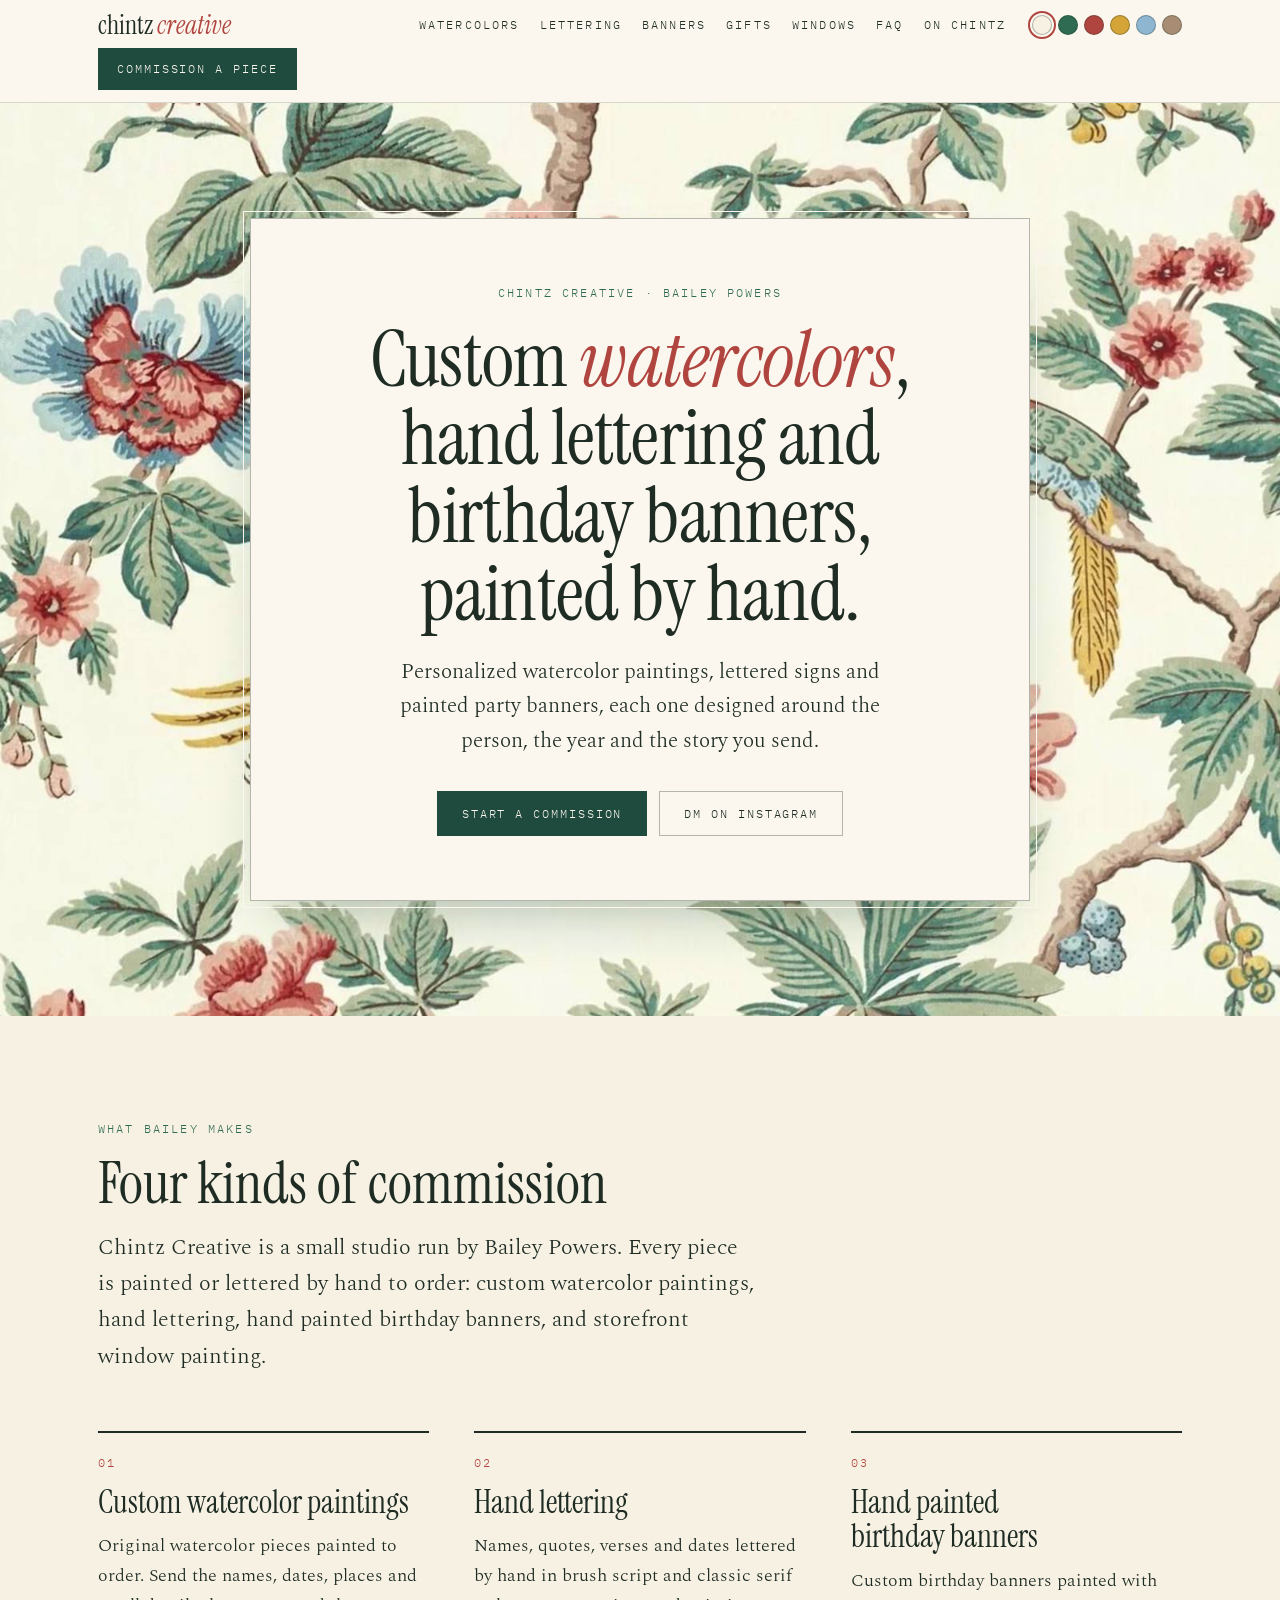
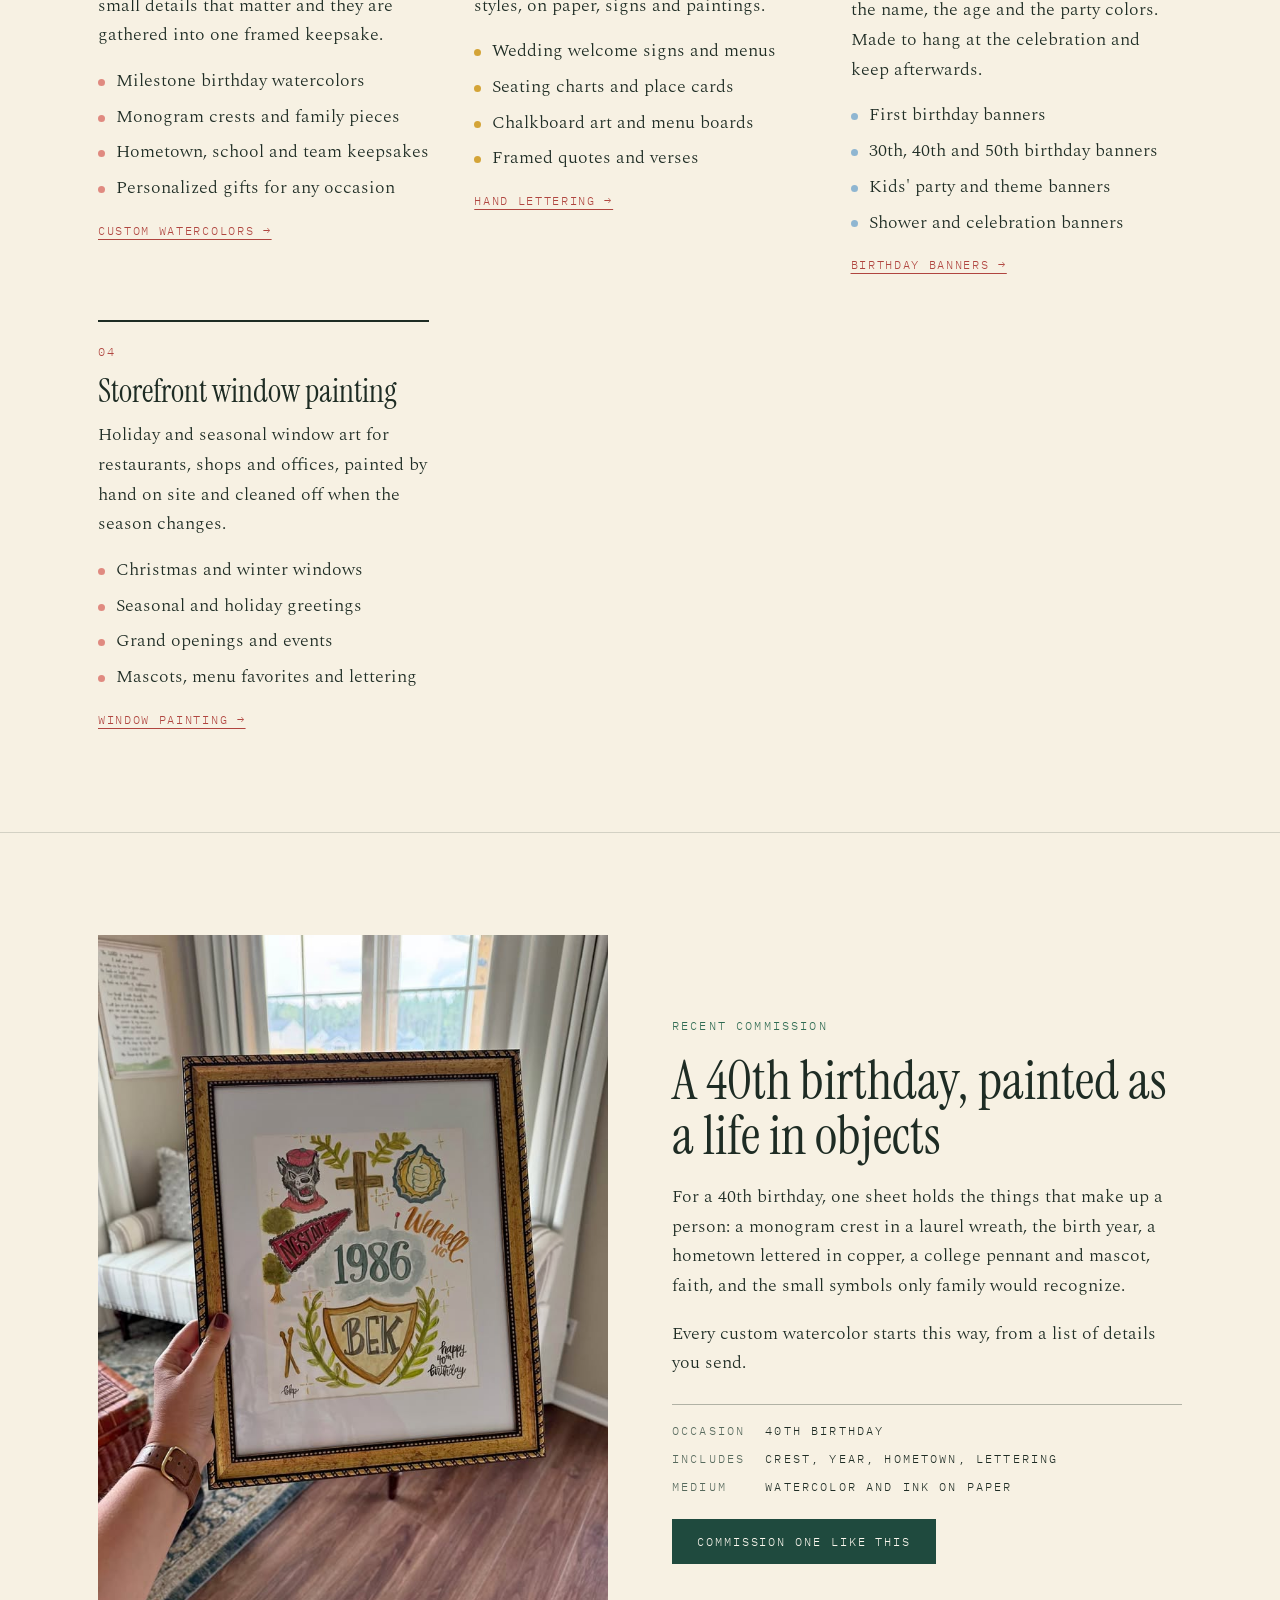
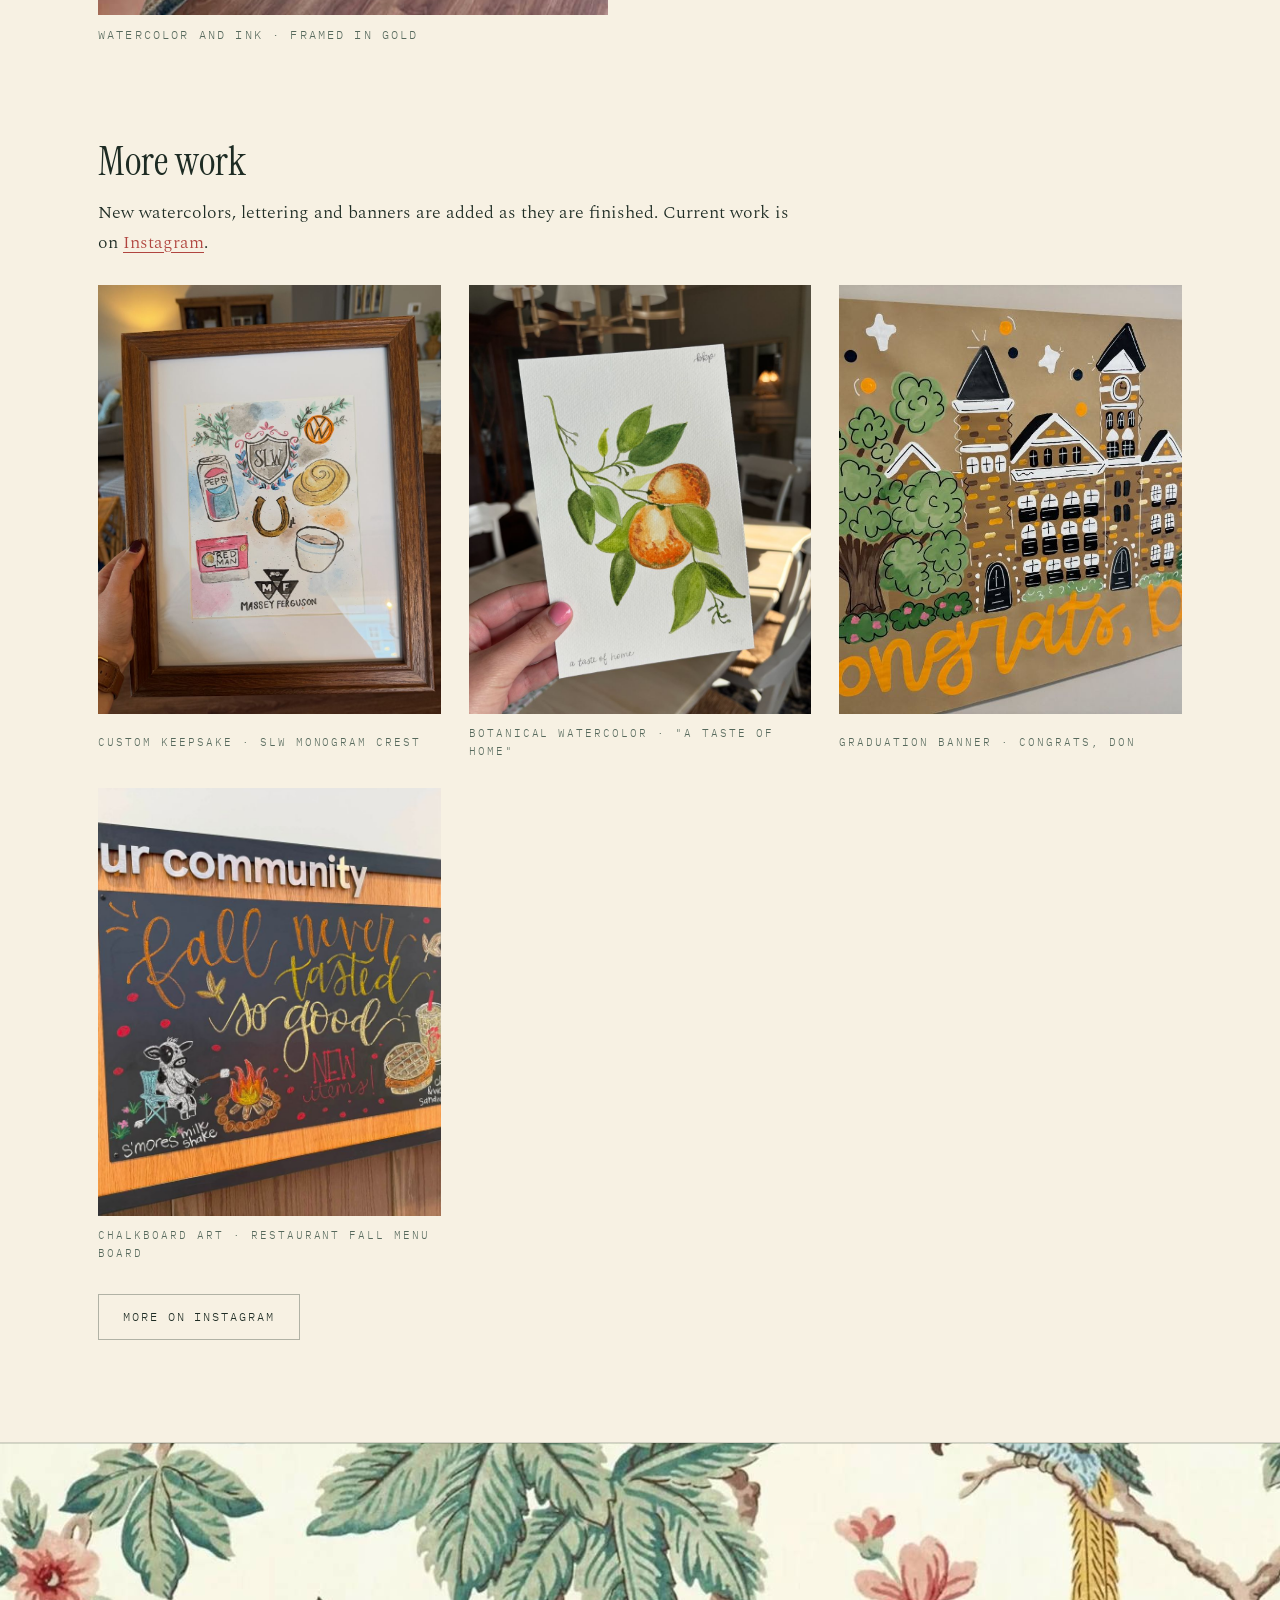
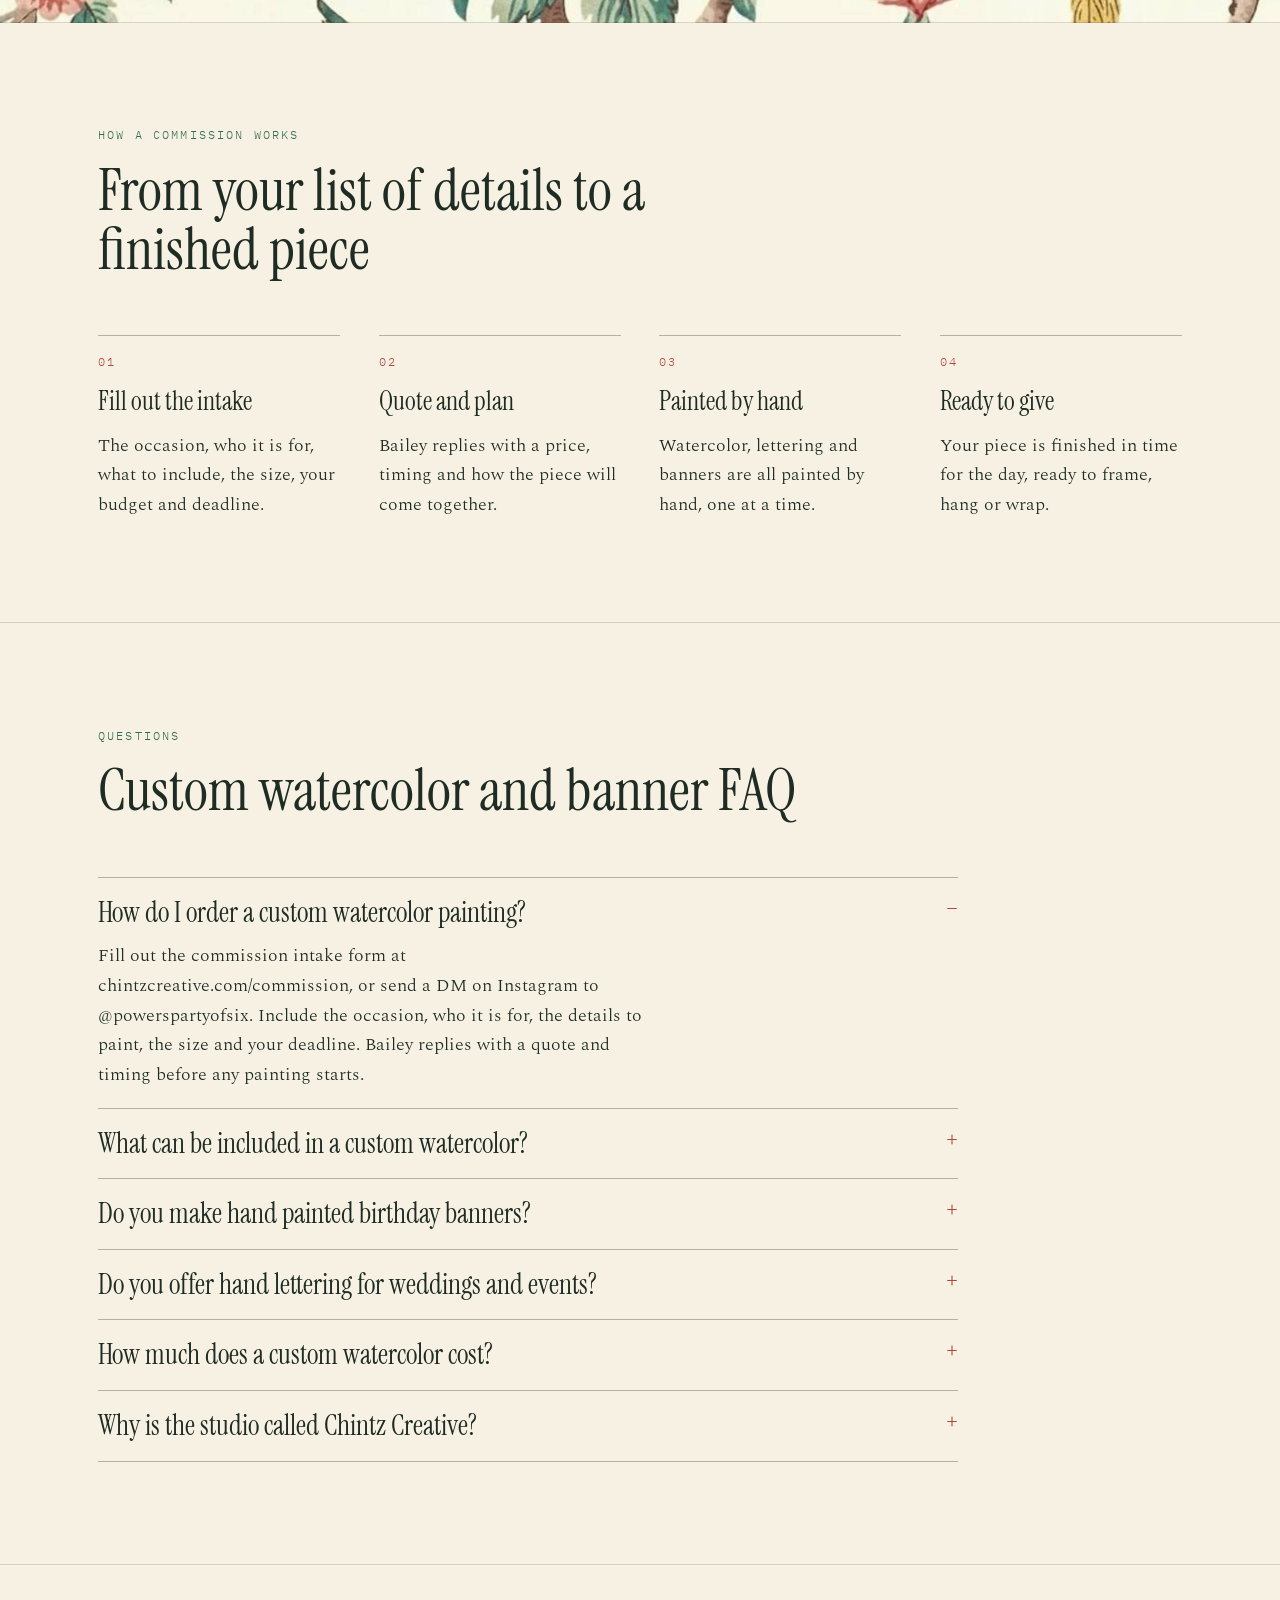
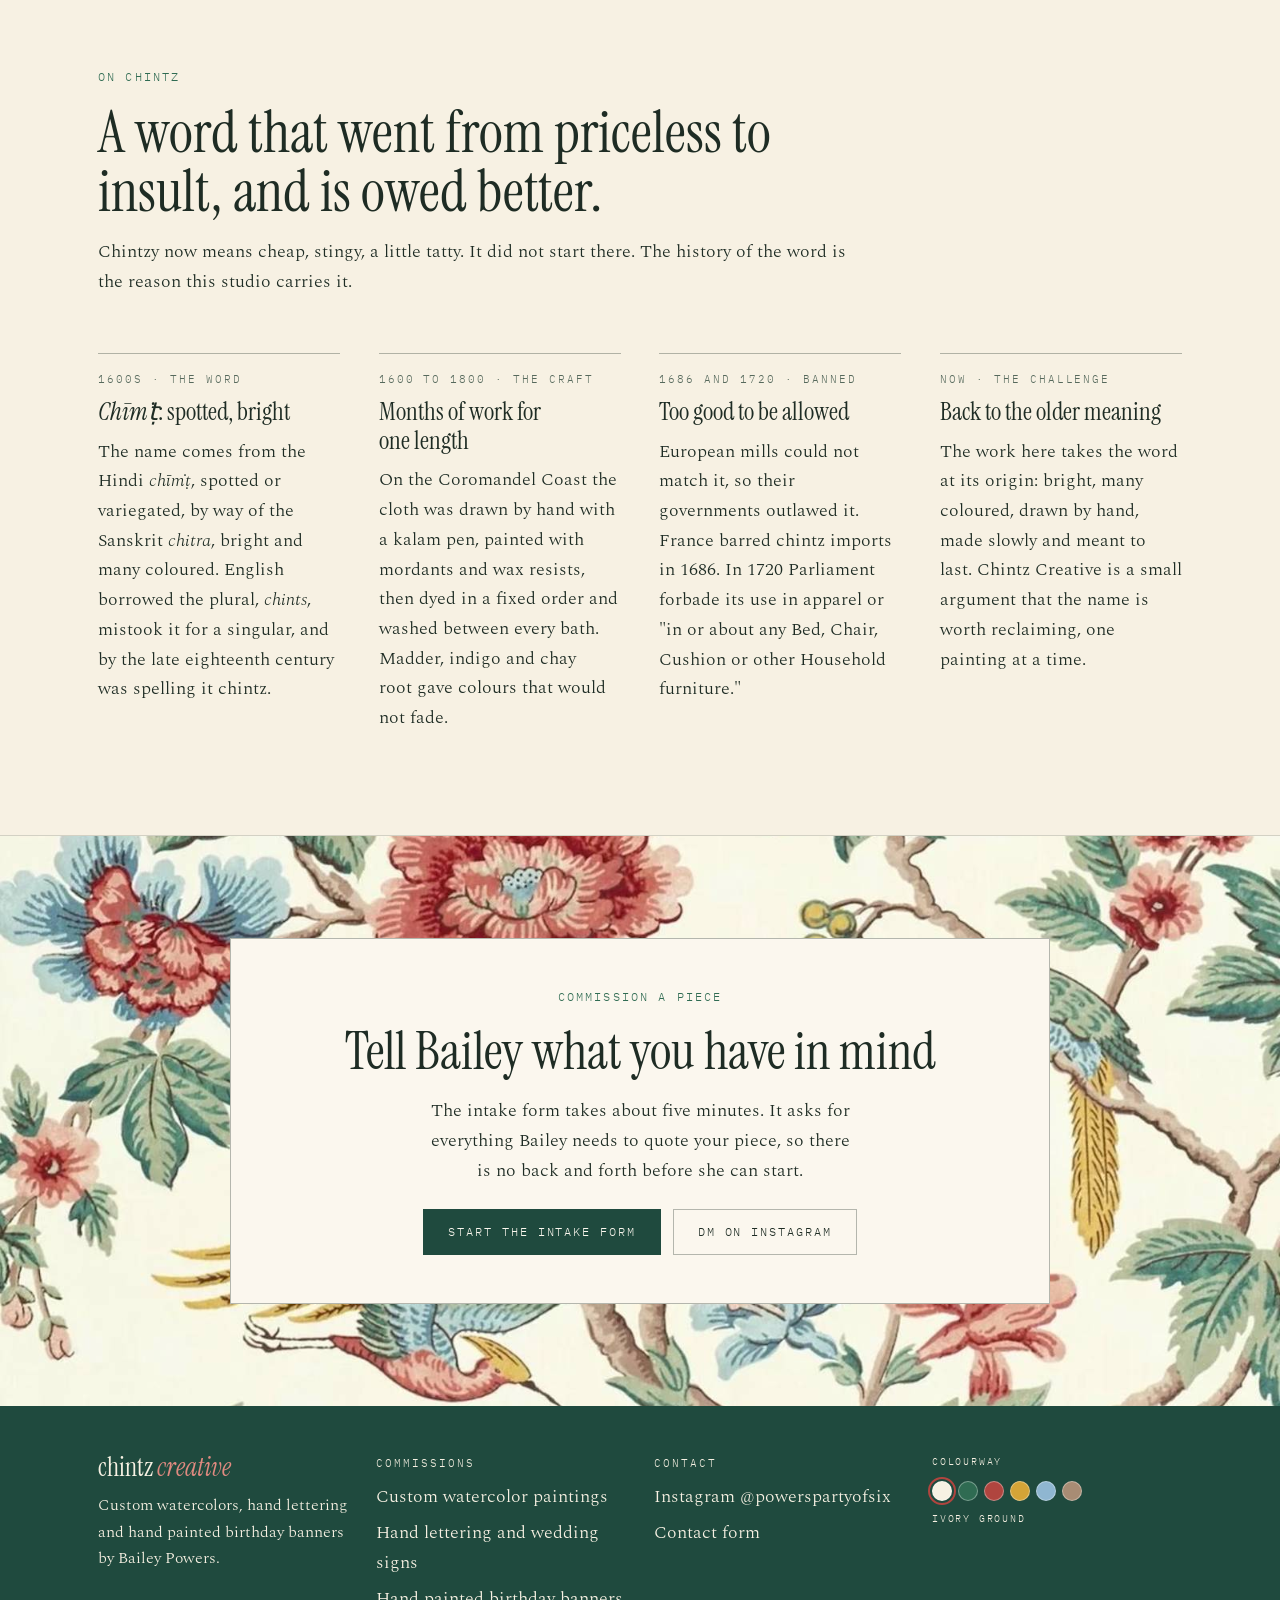
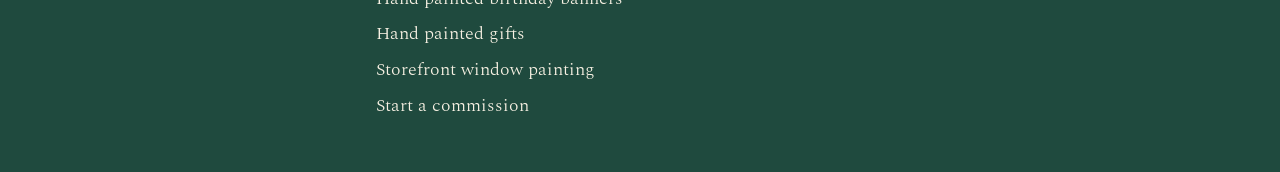
<file: index.html>
<!DOCTYPE html>
<html lang="en">
<head>
<meta charset="utf-8">
<meta name="viewport" content="width=device-width, initial-scale=1">
<title>Custom Watercolor Commissions &amp; Hand Lettering | Chintz Creative</title>
<meta name="description" content="Custom watercolor paintings, hand lettering and hand painted birthday banners by Bailey Powers. Personalized keepsakes for birthdays, weddings and gifts.">
<meta name="robots" content="index, follow, max-image-preview:large, max-snippet:-1">
<link rel="canonical" href="https://chintzcreative.com/">
<meta name="author" content="Bailey Powers">
<meta name="theme-color" content="#1F4A3E">
<link rel="icon" href="assets/favicon.svg" type="image/svg+xml">
<link rel="apple-touch-icon" href="assets/custom-watercolor-40th-birthday-crest.jpg">
<meta property="og:type" content="website">
<meta property="og:site_name" content="Chintz Creative">
<meta property="og:locale" content="en_US">
<meta property="og:title" content="Custom Watercolor Commissions &amp; Hand Lettering | Chintz Creative">
<meta property="og:description" content="Custom watercolor paintings, hand lettering and hand painted birthday banners by Bailey Powers. Personalized keepsakes for birthdays, weddings and gifts.">
<meta property="og:url" content="https://chintzcreative.com/">
<meta property="og:image" content="https://chintzcreative.com/assets/custom-watercolor-40th-birthday-crest.jpg">
<meta property="og:image:alt" content="Framed custom 40th birthday watercolor with a hand lettered monogram crest by Chintz Creative">
<meta name="twitter:card" content="summary_large_image">
<meta name="twitter:title" content="Custom Watercolor Commissions &amp; Hand Lettering | Chintz Creative">
<meta name="twitter:description" content="Custom watercolor paintings, hand lettering and hand painted birthday banners by Bailey Powers. Personalized keepsakes for birthdays, weddings and gifts.">
<meta name="twitter:image" content="https://chintzcreative.com/assets/custom-watercolor-40th-birthday-crest.jpg">
<link rel="preconnect" href="https://fonts.googleapis.com">
<link rel="preconnect" href="https://fonts.gstatic.com" crossorigin>
<link href="https://fonts.googleapis.com/css2?family=Instrument+Serif:ital@0;1&family=Spectral:ital,wght@0,300;0,400;0,500;1,300;1,400&family=IBM+Plex+Mono:wght@400;500&display=swap" rel="stylesheet">
<link rel="stylesheet" href="assets/site.css">
<script src="assets/theme.js"></script>
<script type="application/ld+json">
{
 "@context": "https://schema.org",
 "@graph": [
  {
   "@type": [
    "LocalBusiness",
    "ArtGallery"
   ],
   "@id": "https://chintzcreative.com/#business",
   "name": "Chintz Creative",
   "alternateName": "chintzcreative",
   "url": "https://chintzcreative.com/",
   "logo": "https://chintzcreative.com/assets/favicon.svg",
   "image": "https://chintzcreative.com/assets/custom-watercolor-40th-birthday-crest.jpg",
   "description": "Custom watercolor paintings, hand lettering and hand painted birthday banners by Bailey Powers.",
   "priceRange": "$",
   "founder": {
    "@id": "https://chintzcreative.com/#bailey"
   },
   "sameAs": [
    "https://www.instagram.com/powerspartyofsix/"
   ],
   "areaServed": {
    "@type": "Country",
    "name": "United States"
   },
   "knowsAbout": [
    "Watercolor painting",
    "Custom watercolor portraits",
    "Hand lettering",
    "Brush lettering",
    "Wedding signage",
    "Hand painted banners",
    "Birthday banners",
    "Chintz"
   ],
   "hasOfferCatalog": {
    "@type": "OfferCatalog",
    "name": "Commissions",
    "itemListElement": [
     {
      "@type": "Offer",
      "itemOffered": {
       "@id": "https://chintzcreative.com/custom-watercolor#service"
      }
     },
     {
      "@type": "Offer",
      "itemOffered": {
       "@id": "https://chintzcreative.com/hand-lettering#service"
      }
     },
     {
      "@type": "Offer",
      "itemOffered": {
       "@id": "https://chintzcreative.com/birthday-banners#service"
      }
     }
    ]
   },
   "potentialAction": {
    "@type": "OrderAction",
    "target": "https://chintzcreative.com/commission",
    "name": "Commission a piece"
   }
  },
  {
   "@type": "Person",
   "@id": "https://chintzcreative.com/#bailey",
   "name": "Bailey Powers",
   "jobTitle": "Watercolor artist and hand letterer",
   "worksFor": {
    "@id": "https://chintzcreative.com/#business"
   },
   "sameAs": [
    "https://www.instagram.com/powerspartyofsix/"
   ],
   "knowsAbout": [
    "Watercolor",
    "Hand lettering",
    "Interior design"
   ]
  },
  {
   "@type": "WebSite",
   "@id": "https://chintzcreative.com/#website",
   "url": "https://chintzcreative.com/",
   "name": "Chintz Creative",
   "inLanguage": "en-US",
   "publisher": {
    "@id": "https://chintzcreative.com/#business"
   }
  },
  {
   "@type": "VisualArtwork",
   "@id": "https://chintzcreative.com/#bek-1986",
   "name": "BEK, 1986: a custom 40th birthday watercolor",
   "artform": "Watercolor painting with hand lettering",
   "artMedium": "Watercolor and ink on paper",
   "creator": {
    "@id": "https://chintzcreative.com/#bailey"
   },
   "image": "https://chintzcreative.com/assets/custom-watercolor-40th-birthday-crest.jpg",
   "description": "Custom 40th birthday watercolor with a BEK monogram crest in a laurel wreath, the birth year 1986, Wendell NC lettered in copper, an NC State pennant and wolf mascot, a cross, and happy 40th birthday in brush lettering. Framed in gold."
  },
  {
   "@type": "FAQPage",
   "@id": "https://chintzcreative.com/#faq",
   "mainEntity": [
    {
     "@type": "Question",
     "name": "How do I order a custom watercolor painting?",
     "acceptedAnswer": {
      "@type": "Answer",
      "text": "Fill out the commission intake form at chintzcreative.com/commission, or send a DM on Instagram to @powerspartyofsix. Include the occasion, who it is for, the details to paint, the size and your deadline. Bailey replies with a quote and timing before any painting starts."
     }
    },
    {
     "@type": "Question",
     "name": "What can be included in a custom watercolor?",
     "acceptedAnswer": {
      "@type": "Answer",
      "text": "Anything that tells the person's story: names, initials or a monogram crest, a birth year, a hometown, a school or team, faith symbols, pets, favorite places and objects. Each piece is designed around the details you send."
     }
    },
    {
     "@type": "Question",
     "name": "Do you make hand painted birthday banners?",
     "acceptedAnswer": {
      "@type": "Answer",
      "text": "Yes. Chintz Creative paints custom birthday banners by hand with the name, age and party colors, for first birthdays through milestone 30th, 40th and 50th birthdays."
     }
    },
    {
     "@type": "Question",
     "name": "Do you offer hand lettering for weddings and events?",
     "acceptedAnswer": {
      "@type": "Answer",
      "text": "Yes. Hand lettering is available for wedding welcome signs, menus, seating charts, place cards, framed quotes, verses and gift pieces."
     }
    },
    {
     "@type": "Question",
     "name": "How much does a custom watercolor cost?",
     "acceptedAnswer": {
      "@type": "Answer",
      "text": "Custom watercolors start at $50 for a letter size (8.5 x 11 in) piece with five items, such as a year, a hometown, a mascot or a favorite flower. Each extra item is $5, up to two more. Larger pieces are $100 for 11 x 14, $150 for 16 x 20 and $200 for 18 x 24. Framing in wood, gold or black with a white mat is $25 to $75 depending on size. The keepsake board at chintzcreative.com/keepsake-board shows an estimate as you lay out your piece, and Bailey confirms the price before anything is charged."
     }
    },
    {
     "@type": "Question",
     "name": "Why is the studio called Chintz Creative?",
     "acceptedAnswer": {
      "@type": "Answer",
      "text": "Chintz was originally hand painted cotton from India's Coromandel Coast, so prized that France banned it in 1686 and England in 1720. The name reclaims that older meaning: bright, many colored and made by hand."
     }
    }
   ]
  },
  {
   "@type": "WebPage",
   "@id": "https://chintzcreative.com/#webpage",
   "url": "https://chintzcreative.com/",
   "name": "Chintz Creative",
   "isPartOf": {
    "@id": "https://chintzcreative.com/#website"
   },
   "about": {
    "@id": "https://chintzcreative.com/#business"
   },
   "primaryImageOfPage": "https://chintzcreative.com/assets/custom-watercolor-40th-birthday-crest.jpg"
  },
  {
   "@type": "VisualArtwork",
   "@id": "https://chintzcreative.com/#art-2",
   "name": "SLW: a custom watercolor keepsake",
   "artform": "Watercolor painting",
   "artMedium": "Watercolor and ink on paper",
   "creator": {
    "@id": "https://chintzcreative.com/#bailey"
   },
   "image": "https://chintzcreative.com/assets/custom-watercolor-monogram-crest-keepsake-slw.jpg",
   "description": "Custom watercolor keepsake with an SLW monogram crest surrounded by the things one person loved: a Pepsi can, a Volkswagen badge, a cinnamon roll, a horseshoe, a Red Man pouch, a cup of coffee and the Massey Ferguson logo. Framed in wood."
  },
  {
   "@type": "VisualArtwork",
   "@id": "https://chintzcreative.com/#art-3",
   "name": "A taste of home: orange branch watercolor",
   "artform": "Watercolor painting",
   "artMedium": "Watercolor and ink on paper",
   "creator": {
    "@id": "https://chintzcreative.com/#bailey"
   },
   "image": "https://chintzcreative.com/assets/watercolor-orange-branch-a-taste-of-home.jpg",
   "description": "Botanical watercolor of two oranges on a leafy branch with blossoms, hand lettered \"a taste of home\" and signed bkp."
  },
  {
   "@type": "VisualArtwork",
   "@id": "https://chintzcreative.com/#art-chalkboard",
   "name": "Fall never tasted so good: restaurant chalkboard art",
   "artform": "Chalkboard art and hand lettering",
   "artMedium": "Chalk on chalkboard",
   "creator": {
    "@id": "https://chintzcreative.com/#bailey"
   },
   "image": "https://chintzcreative.com/assets/hand-lettered-chalkboard-art-restaurant-fall-menu.jpg",
   "description": "Hand lettered chalkboard menu art for a restaurant community board, with fall never tasted so good in brush script, an illustrated cow at a campfire for a s'mores milkshake, and a chicken and waffles sandwich."
  },
  {
   "@type": "VisualArtwork",
   "@id": "https://chintzcreative.com/#art-don",
   "name": "Congrats, Don: hand painted Auburn graduation banner",
   "artform": "Hand painted banner",
   "artMedium": "Acrylic paint on kraft paper",
   "creator": {
    "@id": "https://chintzcreative.com/#bailey"
   },
   "image": "https://chintzcreative.com/assets/hand-painted-graduation-banner-congrats-auburn.jpg",
   "description": "Hand painted graduation banner on kraft paper showing Samford Hall at Auburn University, an oak tree, cows on a hill and the AU logo, lettered congrats, Don in orange"
  }
 ]
}
</script>
</head>
<body>
<a class="skip" href="#main">Skip to content</a>
<header class="top">
  <div class="wrap">
    <a class="brand" href="/" aria-label="Chintz Creative home">chintz <em>creative</em></a>
    <nav class="mono" aria-label="Main">
      <a href="/custom-watercolor">Watercolors</a>
      <a href="/hand-lettering">Lettering</a>
      <a href="/birthday-banners">Banners</a>
      <a href="/hand-painted-gifts">Gifts</a>
      <a href="/window-painting">Windows</a>
      <a href="/#faq">FAQ</a>
      <a href="/#on-chintz">On chintz</a>
    </nav>
    <div class="dial" aria-label="Colourway"><div data-colourways></div></div>
    <a class="btn" href="/commission">Commission a piece</a>
  </div>
</header>
<main id="main">

<section class="hero pattern" aria-labelledby="hero-title"><div class="wrap"><div class="label">
  <p class="mono kicker">Chintz Creative · Bailey Powers</p>
  <h1 id="hero-title">Custom <em>watercolors</em>, hand lettering and birthday banners, painted by hand.</h1>
  <p class="lede">Personalized watercolor paintings, lettered signs and painted party banners, each one designed around the person, the year and the story you send.</p>
  <div class="ctas"><a class="btn" href="/commission">Start a commission</a><a class="btn ghost" href="https://www.instagram.com/powerspartyofsix/" target="_blank" rel="noopener">DM on Instagram</a></div>
</div></div></section>

<section id="services" class="block" aria-labelledby="services-title"><div class="wrap">
  <div class="head"><p class="mono kicker">What Bailey makes</p><h2 id="services-title">Four kinds of commission</h2>
  <p class="answer">Chintz Creative is a small studio run by Bailey Powers. Every piece is painted or lettered by hand to order: custom watercolor paintings, hand lettering, hand painted birthday banners, and storefront window painting.</p></div>
  <div class="services">
    <article class="service"><p class="mono" style="color:var(--madder)">01</p><h3><a href="/custom-watercolor">Custom watercolor paintings</a></h3>
      <p>Original watercolor pieces painted to order. Send the names, dates, places and small details that matter and they are gathered into one framed keepsake.</p>
      <ul class="dots"><li>Milestone birthday watercolors</li><li>Monogram crests and family pieces</li><li>Hometown, school and team keepsakes</li><li>Personalized gifts for any occasion</li></ul>
      <a class="more" href="/custom-watercolor">Custom watercolors &rarr;</a></article>
    <article class="service"><p class="mono" style="color:var(--madder)">02</p><h3><a href="/hand-lettering">Hand lettering</a></h3>
      <p>Names, quotes, verses and dates lettered by hand in brush script and classic serif styles, on paper, signs and paintings.</p>
      <ul class="dots"><li>Wedding welcome signs and menus</li><li>Seating charts and place cards</li><li>Chalkboard art and menu boards</li><li>Framed quotes and verses</li></ul>
      <a class="more" href="/hand-lettering">Hand lettering &rarr;</a></article>
    <article class="service"><p class="mono" style="color:var(--madder)">03</p><h3><a href="/birthday-banners">Hand painted birthday banners</a></h3>
      <p>Custom birthday banners painted with the name, the age and the party colors. Made to hang at the celebration and keep afterwards.</p>
      <ul class="dots"><li>First birthday banners</li><li>30th, 40th and 50th birthday banners</li><li>Kids' party and theme banners</li><li>Shower and celebration banners</li></ul>
      <a class="more" href="/birthday-banners">Birthday banners &rarr;</a></article>
    <article class="service"><p class="mono" style="color:var(--madder)">04</p><h3><a href="/window-painting">Storefront window painting</a></h3>
      <p>Holiday and seasonal window art for restaurants, shops and offices, painted by hand on site and cleaned off when the season changes.</p>
      <ul class="dots"><li>Christmas and winter windows</li><li>Seasonal and holiday greetings</li><li>Grand openings and events</li><li>Mascots, menu favorites and lettering</li></ul>
      <a class="more" href="/window-painting">Window painting &rarr;</a></article>
  </div>
</div></section>

<section id="work" class="block" aria-labelledby="work-title"><div class="wrap">
  <div class="feature">
    <figure><img src="assets/custom-watercolor-40th-birthday-crest.jpg" width="720" height="960" fetchpriority="high" alt="Framed custom watercolor for a 40th birthday: a BEK monogram crest in a laurel wreath, 1986, Wendell NC, an NC State pennant and wolf, a cross, and hand lettered happy 40th birthday"><figcaption class="mono">Watercolor and ink · framed in gold</figcaption></figure>
    <div class="copy"><p class="mono kicker">Recent commission</p><h2 id="work-title">A 40th birthday, painted as a life in objects</h2>
      <p>For a 40th birthday, one sheet holds the things that make up a person: a monogram crest in a laurel wreath, the birth year, a hometown lettered in copper, a college pennant and mascot, faith, and the small symbols only family would recognize.</p>
      <p>Every custom watercolor starts this way, from a list of details you send.</p>
      <dl class="spec mono"><dt>Occasion</dt><dd>40th birthday</dd><dt>Includes</dt><dd>Crest, year, hometown, lettering</dd><dt>Medium</dt><dd>Watercolor and ink on paper</dd></dl>
      <div class="ctas" style="margin-top:4px"><a class="btn" href="/commission?type=watercolor">Commission one like this</a></div></div>
  </div>
  <div class="head" style="margin:clamp(56px,8vw,96px) 0 28px"><h2 style="font-size:clamp(28px,3.4vw,40px)">More work</h2>
  <p>New watercolors, lettering and banners are added as they are finished. Current work is on <a href="https://www.instagram.com/powerspartyofsix/" target="_blank" rel="noopener">Instagram</a>.</p></div>
  <div class="gallery" style="grid-template-columns:repeat(auto-fill,minmax(260px,1fr));gap:clamp(16px,2.5vw,28px)"><figure style="margin:0;display:grid;gap:10px"><img src="assets/custom-watercolor-monogram-crest-keepsake-slw.jpg" width="1000" height="1187" loading="lazy" alt="Framed custom watercolor keepsake with an SLW monogram crest surrounded by painted favorites: a Pepsi can, a VW badge, a cinnamon roll, a horseshoe, a Red Man pouch, a cup of coffee and the Massey Ferguson tractor logo" style="width:100%;aspect-ratio:4/5;object-fit:cover"><figcaption class="mono" style="color:var(--muted);font-size:11px">Custom keepsake · SLW monogram crest</figcaption></figure><figure style="margin:0;display:grid;gap:10px"><img src="assets/watercolor-orange-branch-a-taste-of-home.jpg" width="1000" height="1188" loading="lazy" alt="Watercolor painting of two oranges on a leafy branch, hand lettered a taste of home" style="width:100%;aspect-ratio:4/5;object-fit:cover"><figcaption class="mono" style="color:var(--muted);font-size:11px">Botanical watercolor · "a taste of home"</figcaption></figure><figure style="margin:0;display:grid;gap:10px"><img src="assets/hand-painted-graduation-banner-congrats-auburn.jpg" width="1000" height="750" loading="lazy" alt="Hand painted graduation banner on kraft paper showing Samford Hall at Auburn University, an oak tree, cows on a hill and the AU logo, lettered congrats, Don in orange" style="width:100%;aspect-ratio:4/5;object-fit:cover"><figcaption class="mono" style="color:var(--muted);font-size:11px">Graduation banner · congrats, Don</figcaption></figure><figure style="margin:0;display:grid;gap:10px"><img src="assets/hand-lettered-chalkboard-art-restaurant-fall-menu.jpg" width="1200" height="900" loading="lazy" alt="Hand lettered chalkboard art for a restaurant community board: fall never tasted so good in orange and gold brush script, a cow roasting a marshmallow over a campfire for a s'mores milkshake, and a chicken and waffles sandwich" style="width:100%;aspect-ratio:4/5;object-fit:cover"><figcaption class="mono" style="color:var(--muted);font-size:11px">Chalkboard art · restaurant fall menu board</figcaption></figure></div>
  <div class="ctas"><a class="btn ghost" href="https://www.instagram.com/powerspartyofsix/" target="_blank" rel="noopener">More on Instagram</a></div>
</div></section>

<div class="band pattern" role="presentation"></div>

<section id="process" class="block" aria-labelledby="process-title"><div class="wrap">
  <div class="head"><p class="mono kicker">How a commission works</p><h2 id="process-title">From your list of details to a finished piece</h2></div>
  <ol class="steps">
    <li><h3>Fill out the intake</h3><p>The occasion, who it is for, what to include, the size, your budget and deadline.</p></li>
    <li><h3>Quote and plan</h3><p>Bailey replies with a price, timing and how the piece will come together.</p></li>
    <li><h3>Painted by hand</h3><p>Watercolor, lettering and banners are all painted by hand, one at a time.</p></li>
    <li><h3>Ready to give</h3><p>Your piece is finished in time for the day, ready to frame, hang or wrap.</p></li>
  </ol>
</div></section>

<section id="faq" class="block" aria-labelledby="faq-title"><div class="wrap">
  <div class="head"><p class="mono kicker">Questions</p><h2 id="faq-title">Custom watercolor and banner FAQ</h2></div>
  <div class="faq"><details open><summary>How do I order a custom watercolor painting?</summary><p>Fill out the commission intake form at chintzcreative.com/commission, or send a DM on Instagram to @powerspartyofsix. Include the occasion, who it is for, the details to paint, the size and your deadline. Bailey replies with a quote and timing before any painting starts.</p></details>
<details><summary>What can be included in a custom watercolor?</summary><p>Anything that tells the person's story: names, initials or a monogram crest, a birth year, a hometown, a school or team, faith symbols, pets, favorite places and objects. Each piece is designed around the details you send.</p></details>
<details><summary>Do you make hand painted birthday banners?</summary><p>Yes. Chintz Creative paints custom birthday banners by hand with the name, age and party colors, for first birthdays through milestone 30th, 40th and 50th birthdays.</p></details>
<details><summary>Do you offer hand lettering for weddings and events?</summary><p>Yes. Hand lettering is available for wedding welcome signs, menus, seating charts, place cards, framed quotes, verses and gift pieces.</p></details>
<details><summary>How much does a custom watercolor cost?</summary><p>Custom watercolors start at $50 for a letter size (8.5 × 11 in) piece with five items, such as a year, a hometown, a mascot or a favorite flower. Each extra item is $5, up to two more. Larger pieces are $100 for 11 × 14, $150 for 16 × 20 and $200 for 18 × 24. Framing in wood, gold or black with a white mat is $25 to $75 depending on size. The <a href="/keepsake-board">keepsake board</a> shows an estimate as you lay out your piece, and Bailey confirms the price before anything is charged.</p></details>
<details><summary>Why is the studio called Chintz Creative?</summary><p>Chintz was originally hand painted cotton from India's Coromandel Coast, so prized that France banned it in 1686 and England in 1720. The name reclaims that older meaning: bright, many colored and made by hand.</p></details></div>
</div></section>

<section id="on-chintz" class="block" aria-labelledby="chintz-title"><div class="wrap">
  <div class="head"><p class="mono kicker">On chintz</p><h2 id="chintz-title">A word that went from priceless to insult, and is owed better.</h2>
  <p>Chintzy now means cheap, stingy, a little tatty. It did not start there. The history of the word is the reason this studio carries it.</p></div>
  <div class="history">
    <article><p class="mono">1600s · the word</p><h3><em>Chīṁṭ</em>: spotted, bright</h3><p>The name comes from the Hindi <em>chīṁṭ</em>, spotted or variegated, by way of the Sanskrit <em>chitra</em>, bright and many coloured. English borrowed the plural, <em>chints</em>, mistook it for a singular, and by the late eighteenth century was spelling it chintz.</p></article>
    <article><p class="mono">1600 to 1800 · the craft</p><h3>Months of work for one length</h3><p>On the Coromandel Coast the cloth was drawn by hand with a kalam pen, painted with mordants and wax resists, then dyed in a fixed order and washed between every bath. Madder, indigo and chay root gave colours that would not fade.</p></article>
    <article><p class="mono">1686 and 1720 · banned</p><h3>Too good to be allowed</h3><p>European mills could not match it, so their governments outlawed it. France barred chintz imports in 1686. In 1720 Parliament forbade its use in apparel or "in or about any Bed, Chair, Cushion or other Household furniture."</p></article>
    <article><p class="mono">Now · the challenge</p><h3>Back to the older meaning</h3><p>The work here takes the word at its origin: bright, many coloured, drawn by hand, made slowly and meant to last. Chintz Creative is a small argument that the name is worth reclaiming, one painting at a time.</p></article>
  </div>
</div></section>
<section class="block pattern" style="border-bottom:none"><div class="wrap"><div class="panel" style="margin:0 auto;text-align:center;justify-items:center">
<p class="mono kicker">Commission a piece</p><h2>Tell Bailey what you have in mind</h2><p style="max-width:48ch">The intake form takes about five minutes. It asks for everything Bailey needs to quote your piece, so there is no back and forth before she can start.</p>
<div class="ctas" style="margin-top:6px;justify-content:center"><a class="btn" href="/commission">Start the intake form</a><a class="btn ghost" href="https://www.instagram.com/powerspartyofsix/" target="_blank" rel="noopener">DM on Instagram</a></div></div></div></section>
</main>
<footer>
  <div class="wrap">
    <div style="display:grid;gap:12px;align-content:start">
      <a class="brand" href="/">chintz <em>creative</em></a>
      <p style="font-size:16px;max-width:32ch">Custom watercolors, hand lettering and hand painted birthday banners by Bailey Powers.</p>
    </div>
    <div>
      <p class="mono">Commissions</p>
      <ul>
        <li><a href="/custom-watercolor">Custom watercolor paintings</a></li>
        <li><a href="/hand-lettering">Hand lettering and wedding signs</a></li>
        <li><a href="/birthday-banners">Hand painted birthday banners</a></li>
        <li><a href="/hand-painted-gifts">Hand painted gifts</a></li>
        <li><a href="/window-painting">Storefront window painting</a></li>
        <li><a href="/commission">Start a commission</a></li>
      </ul>
    </div>
    <div>
      <p class="mono">Contact</p>
      <ul>
        <li><a href="https://www.instagram.com/powerspartyofsix/" target="_blank" rel="noopener">Instagram @powerspartyofsix</a></li>
        <li><a href="/commission">Contact form</a></li>
      </ul>
    </div>
    <div class="dial" style="flex-direction:column;align-items:flex-start;gap:10px">
      <p class="mono">Colourway</p>
      <div data-colourways></div>
      <p class="mono" data-colourway-name>Ivory ground</p>
    </div>
  </div>
</footer>
</body>
</html>
</file>
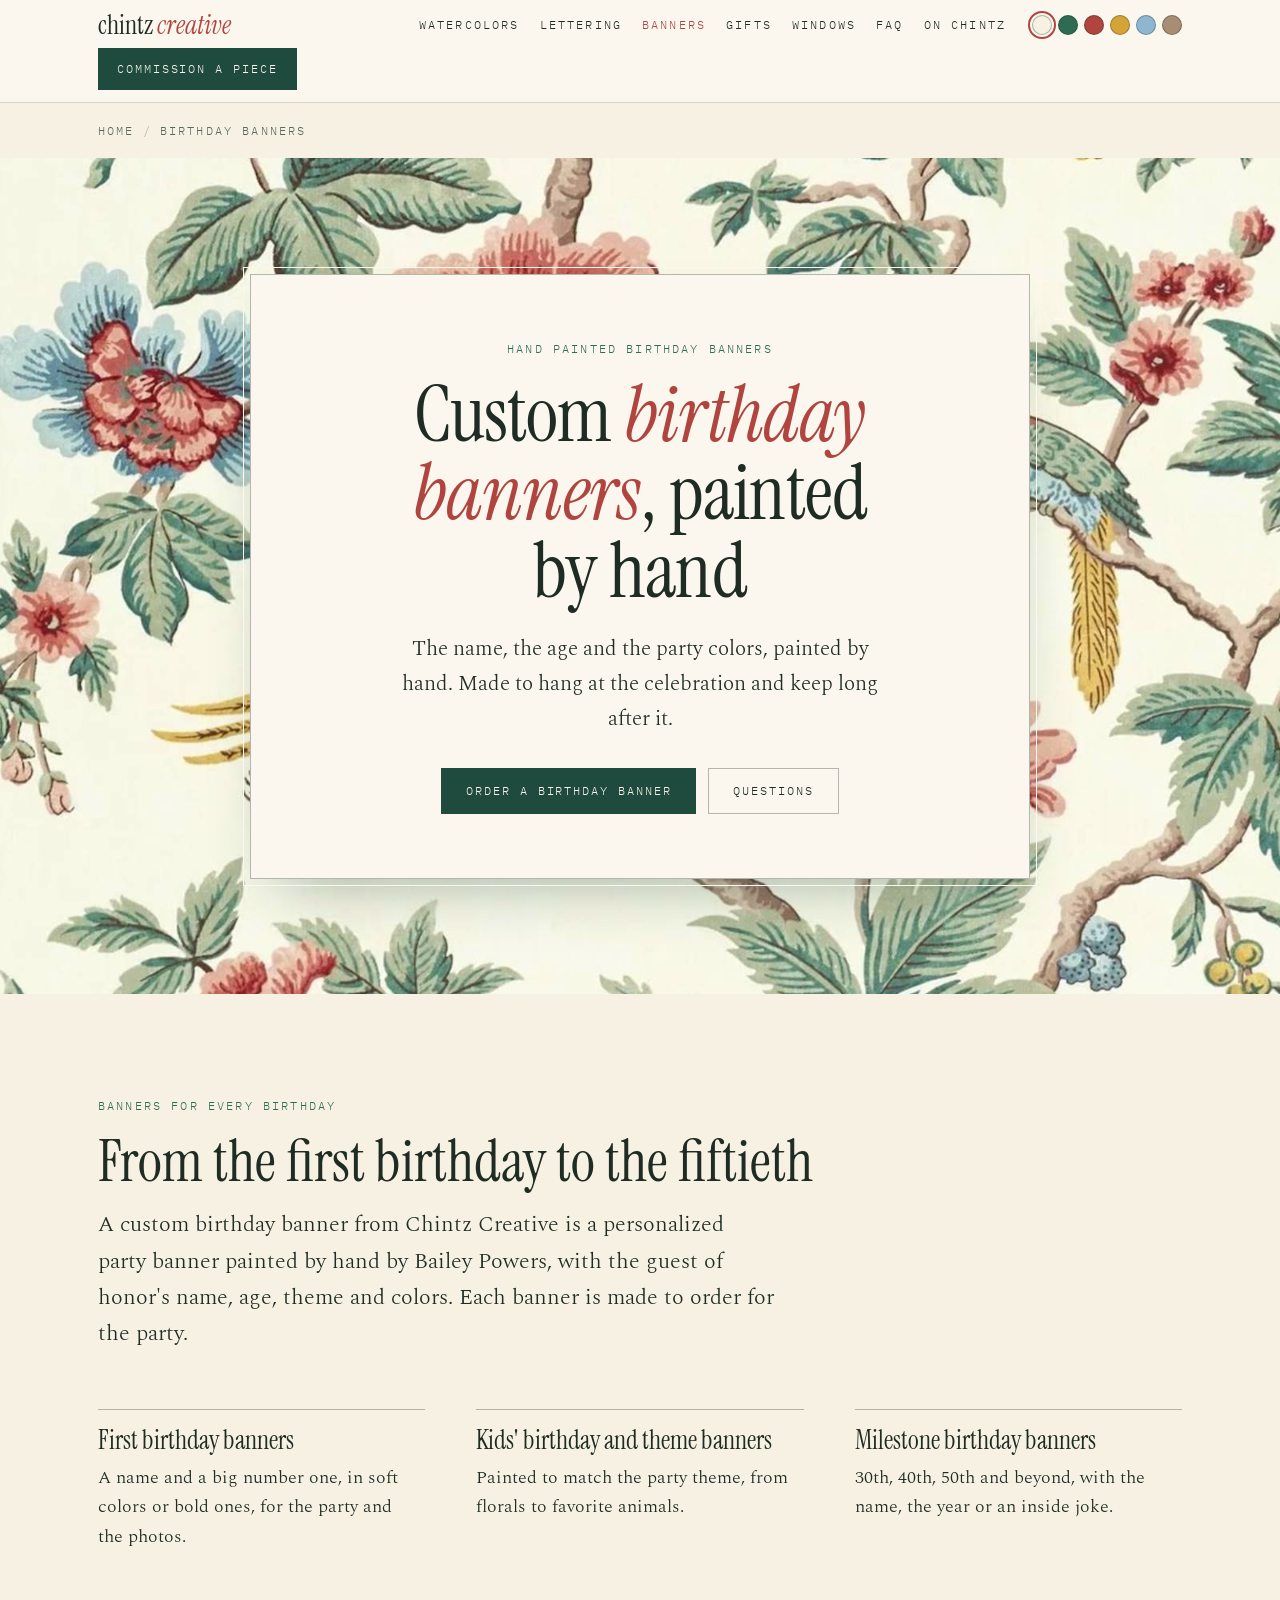
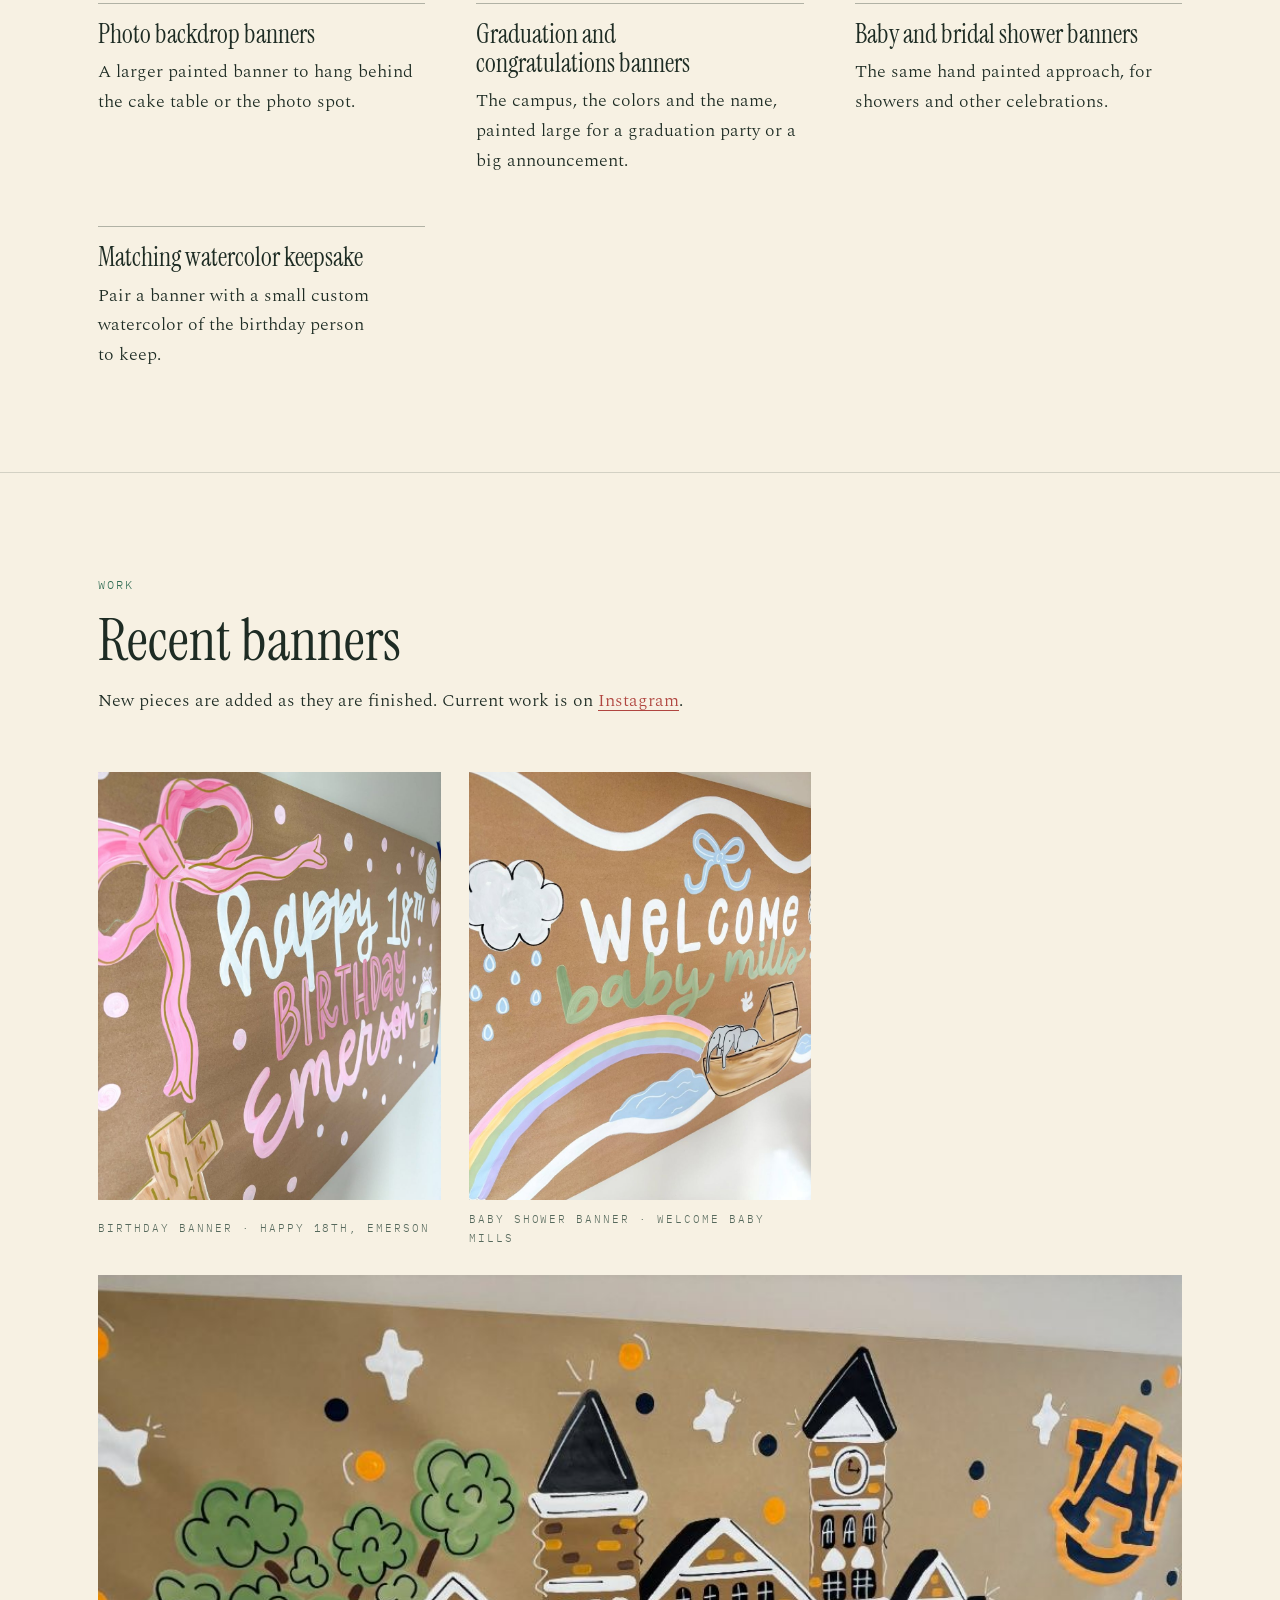
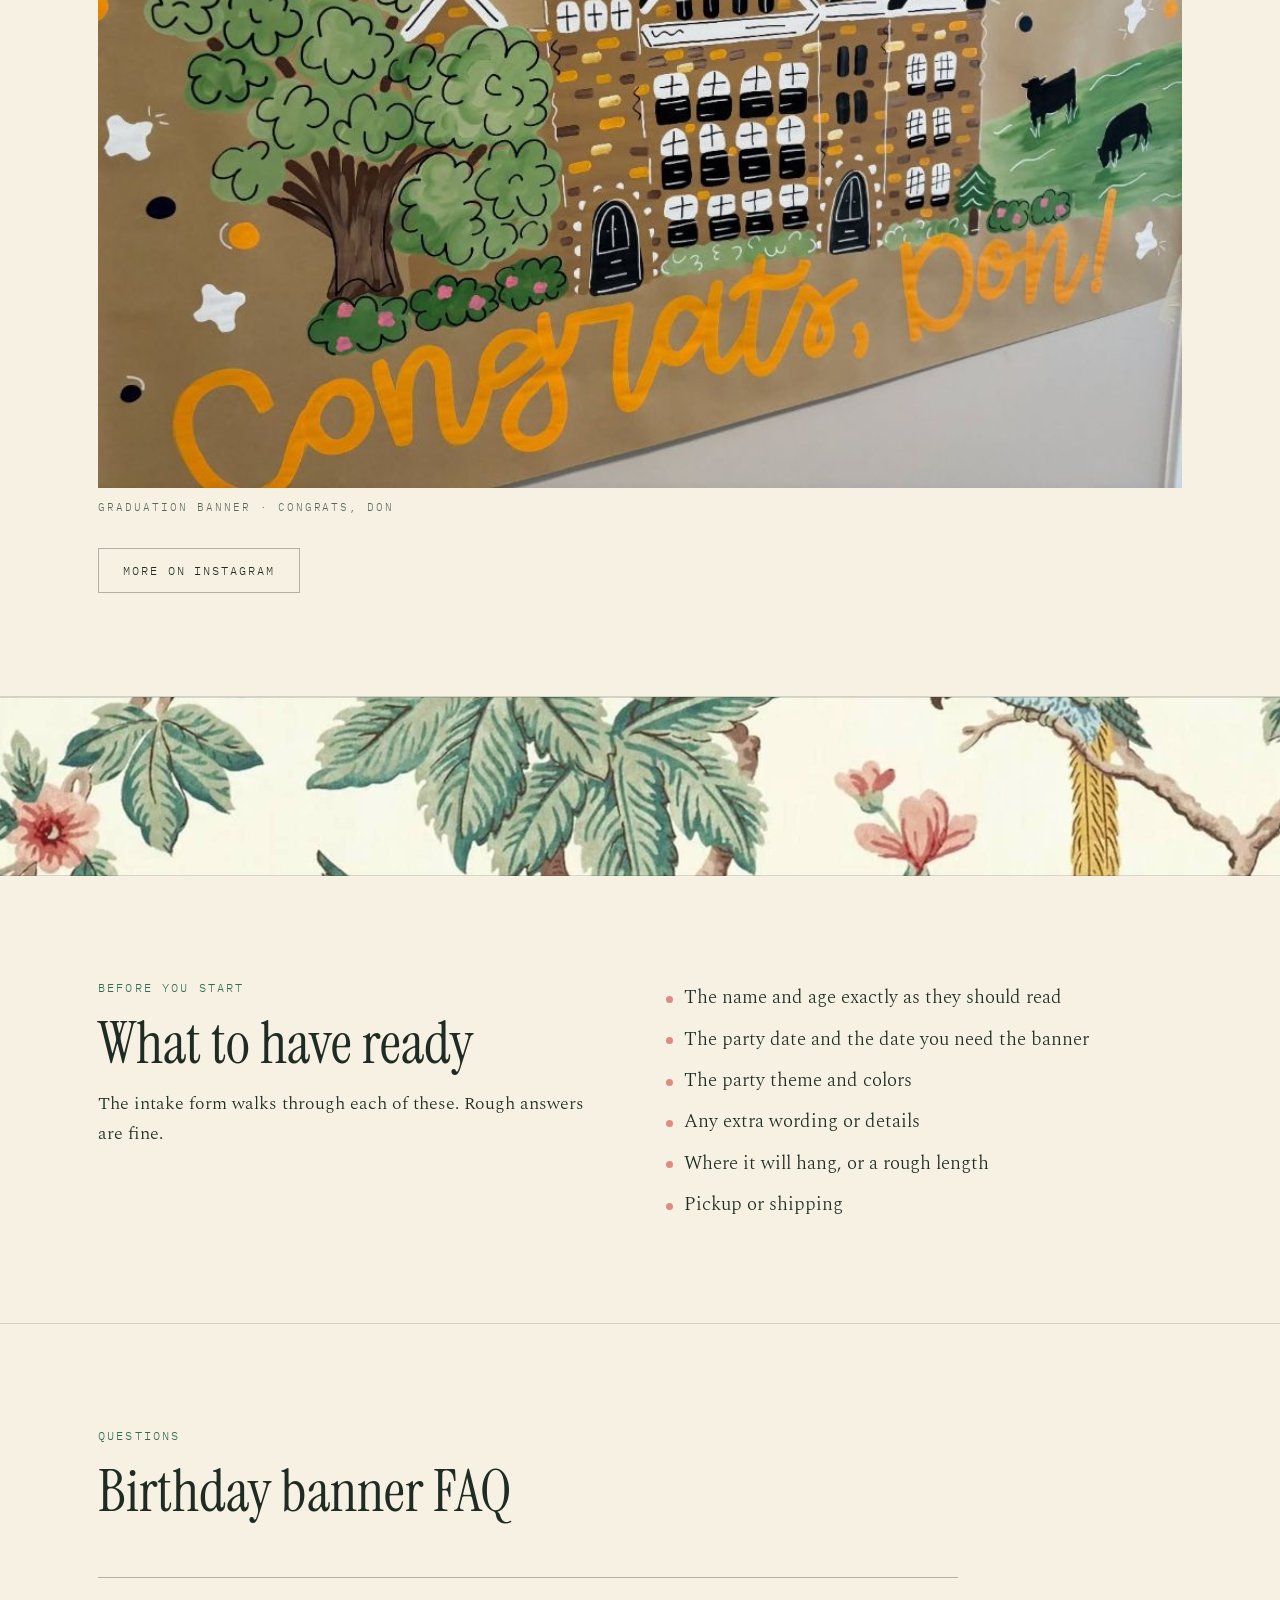
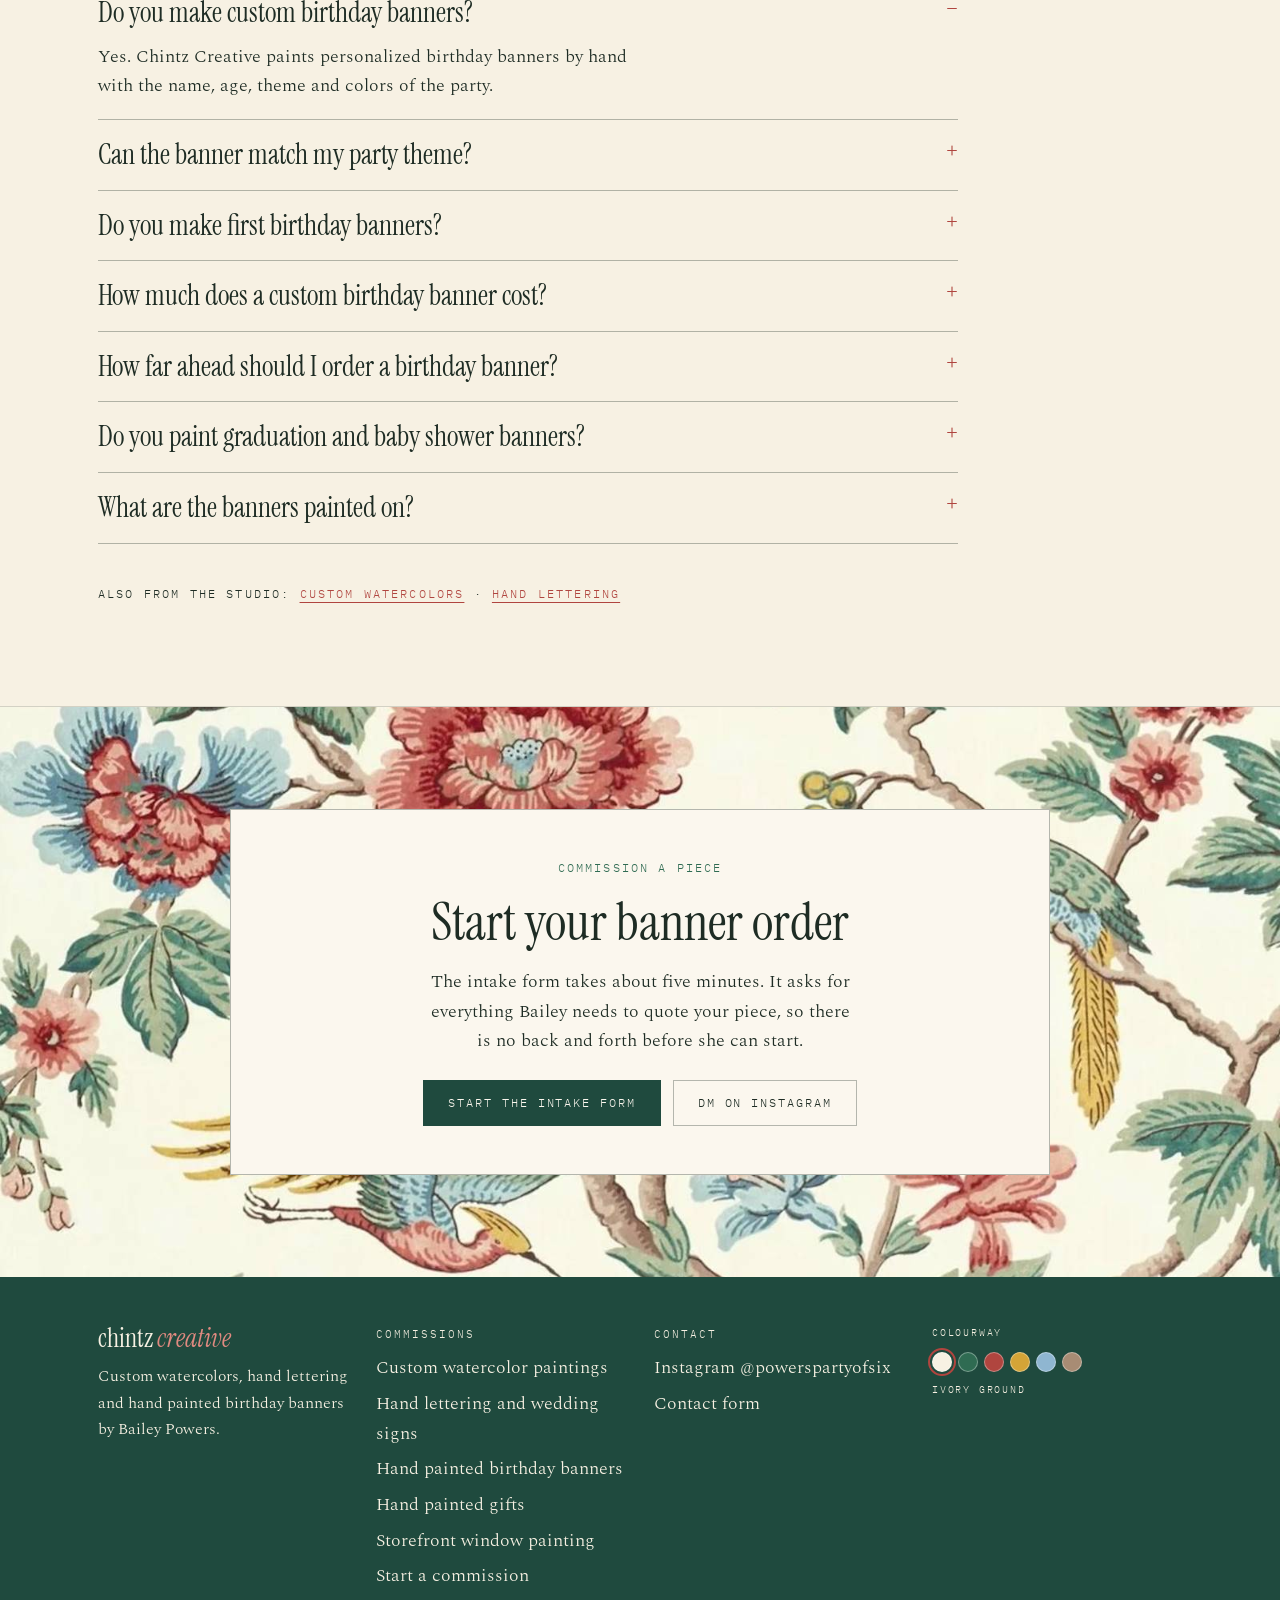
<file: birthday-banners.html>
<!DOCTYPE html>
<html lang="en">
<head>
<meta charset="utf-8">
<meta name="viewport" content="width=device-width, initial-scale=1">
<title>Hand Painted Birthday, Graduation &amp; Shower Banners | Chintz Creative</title>
<meta name="description" content="Custom hand painted banners with the name, age and party colors: birthdays, first birthdays, milestone birthdays, graduations and baby showers.">
<meta name="robots" content="index, follow, max-image-preview:large, max-snippet:-1">
<link rel="canonical" href="https://chintzcreative.com/birthday-banners">
<meta name="author" content="Bailey Powers">
<meta name="theme-color" content="#1F4A3E">
<link rel="icon" href="assets/favicon.svg" type="image/svg+xml">
<link rel="apple-touch-icon" href="assets/custom-watercolor-40th-birthday-crest.jpg">
<meta property="og:type" content="website">
<meta property="og:site_name" content="Chintz Creative">
<meta property="og:locale" content="en_US">
<meta property="og:title" content="Hand Painted Birthday, Graduation &amp; Shower Banners | Chintz Creative">
<meta property="og:description" content="Custom hand painted banners with the name, age and party colors: birthdays, first birthdays, milestone birthdays, graduations and baby showers.">
<meta property="og:url" content="https://chintzcreative.com/birthday-banners">
<meta property="og:image" content="https://chintzcreative.com/assets/hand-painted-18th-birthday-banner-pink-bow.jpg">
<meta property="og:image:alt" content="Framed custom 40th birthday watercolor with a hand lettered monogram crest by Chintz Creative">
<meta name="twitter:card" content="summary_large_image">
<meta name="twitter:title" content="Hand Painted Birthday, Graduation &amp; Shower Banners | Chintz Creative">
<meta name="twitter:description" content="Custom hand painted banners with the name, age and party colors: birthdays, first birthdays, milestone birthdays, graduations and baby showers.">
<meta name="twitter:image" content="https://chintzcreative.com/assets/hand-painted-18th-birthday-banner-pink-bow.jpg">
<link rel="preconnect" href="https://fonts.googleapis.com">
<link rel="preconnect" href="https://fonts.gstatic.com" crossorigin>
<link href="https://fonts.googleapis.com/css2?family=Instrument+Serif:ital@0;1&family=Spectral:ital,wght@0,300;0,400;0,500;1,300;1,400&family=IBM+Plex+Mono:wght@400;500&display=swap" rel="stylesheet">
<link rel="stylesheet" href="assets/site.css">
<script src="assets/theme.js"></script>
<script type="application/ld+json">
{
 "@context": "https://schema.org",
 "@graph": [
  {
   "@type": [
    "LocalBusiness",
    "ArtGallery"
   ],
   "@id": "https://chintzcreative.com/#business",
   "name": "Chintz Creative",
   "alternateName": "chintzcreative",
   "url": "https://chintzcreative.com/",
   "logo": "https://chintzcreative.com/assets/favicon.svg",
   "image": "https://chintzcreative.com/assets/custom-watercolor-40th-birthday-crest.jpg",
   "description": "Custom watercolor paintings, hand lettering and hand painted birthday banners by Bailey Powers.",
   "priceRange": "$",
   "founder": {
    "@id": "https://chintzcreative.com/#bailey"
   },
   "sameAs": [
    "https://www.instagram.com/powerspartyofsix/"
   ],
   "areaServed": {
    "@type": "Country",
    "name": "United States"
   },
   "knowsAbout": [
    "Watercolor painting",
    "Custom watercolor portraits",
    "Hand lettering",
    "Brush lettering",
    "Wedding signage",
    "Hand painted banners",
    "Birthday banners",
    "Chintz"
   ],
   "hasOfferCatalog": {
    "@type": "OfferCatalog",
    "name": "Commissions",
    "itemListElement": [
     {
      "@type": "Offer",
      "itemOffered": {
       "@id": "https://chintzcreative.com/custom-watercolor#service"
      }
     },
     {
      "@type": "Offer",
      "itemOffered": {
       "@id": "https://chintzcreative.com/hand-lettering#service"
      }
     },
     {
      "@type": "Offer",
      "itemOffered": {
       "@id": "https://chintzcreative.com/birthday-banners#service"
      }
     }
    ]
   },
   "potentialAction": {
    "@type": "OrderAction",
    "target": "https://chintzcreative.com/commission",
    "name": "Commission a piece"
   }
  },
  {
   "@type": "Person",
   "@id": "https://chintzcreative.com/#bailey",
   "name": "Bailey Powers",
   "jobTitle": "Watercolor artist and hand letterer",
   "worksFor": {
    "@id": "https://chintzcreative.com/#business"
   },
   "sameAs": [
    "https://www.instagram.com/powerspartyofsix/"
   ],
   "knowsAbout": [
    "Watercolor",
    "Hand lettering",
    "Interior design"
   ]
  },
  {
   "@type": "WebSite",
   "@id": "https://chintzcreative.com/#website",
   "url": "https://chintzcreative.com/",
   "name": "Chintz Creative",
   "inLanguage": "en-US",
   "publisher": {
    "@id": "https://chintzcreative.com/#business"
   }
  },
  {
   "@type": "Service",
   "@id": "https://chintzcreative.com/birthday-banners#service",
   "name": "Hand painted birthday banners",
   "serviceType": "Custom birthday banner",
   "description": "A custom birthday banner from Chintz Creative is a personalized party banner painted by hand by Bailey Powers, with the guest of honor's name, age, theme and colors. Each banner is made to order for the party.",
   "provider": {
    "@id": "https://chintzcreative.com/#business"
   },
   "areaServed": {
    "@type": "Country",
    "name": "United States"
   },
   "url": "https://chintzcreative.com/birthday-banners",
   "image": "https://chintzcreative.com/assets/custom-watercolor-40th-birthday-crest.jpg",
   "offers": {
    "@type": "Offer",
    "url": "https://chintzcreative.com/commission?type=banner",
    "availability": "https://schema.org/InStock",
    "priceSpecification": {
     "@type": "PriceSpecification",
     "priceCurrency": "USD",
     "description": "Quoted per piece"
    }
   },
   "hasOfferCatalog": {
    "@type": "OfferCatalog",
    "name": "Hand painted birthday banners",
    "itemListElement": [
     {
      "@type": "Offer",
      "itemOffered": {
       "@type": "Service",
       "name": "First birthday banners",
       "description": "A name and a big number one, in soft colors or bold ones, for the party and the photos."
      }
     },
     {
      "@type": "Offer",
      "itemOffered": {
       "@type": "Service",
       "name": "Kids' birthday and theme banners",
       "description": "Painted to match the party theme, from florals to favorite animals."
      }
     },
     {
      "@type": "Offer",
      "itemOffered": {
       "@type": "Service",
       "name": "Milestone birthday banners",
       "description": "30th, 40th, 50th and beyond, with the name, the year or an inside joke."
      }
     },
     {
      "@type": "Offer",
      "itemOffered": {
       "@type": "Service",
       "name": "Photo backdrop banners",
       "description": "A larger painted banner to hang behind the cake table or the photo spot."
      }
     },
     {
      "@type": "Offer",
      "itemOffered": {
       "@type": "Service",
       "name": "Baby and bridal shower banners",
       "description": "The same hand painted approach, for showers and other celebrations."
      }
     },
     {
      "@type": "Offer",
      "itemOffered": {
       "@type": "Service",
       "name": "Matching watercolor keepsake",
       "description": "Pair a banner with a small custom watercolor of the birthday person to keep."
      }
     }
    ]
   }
  },
  {
   "@type": "BreadcrumbList",
   "@id": "https://chintzcreative.com/birthday-banners#crumbs",
   "itemListElement": [
    {
     "@type": "ListItem",
     "position": 1,
     "name": "Home",
     "item": "https://chintzcreative.com/"
    },
    {
     "@type": "ListItem",
     "position": 2,
     "name": "Birthday banners",
     "item": "https://chintzcreative.com/birthday-banners"
    }
   ]
  },
  {
   "@type": "FAQPage",
   "@id": "https://chintzcreative.com/birthday-banners#faq",
   "mainEntity": [
    {
     "@type": "Question",
     "name": "Do you make custom birthday banners?",
     "acceptedAnswer": {
      "@type": "Answer",
      "text": "Yes. Chintz Creative paints personalized birthday banners by hand with the name, age, theme and colors of the party."
     }
    },
    {
     "@type": "Question",
     "name": "Can the banner match my party theme?",
     "acceptedAnswer": {
      "@type": "Answer",
      "text": "Yes. Describe the theme and colors on the intake form, and attach a photo of your invitation or inspiration if you have one."
     }
    },
    {
     "@type": "Question",
     "name": "Do you make first birthday banners?",
     "acceptedAnswer": {
      "@type": "Answer",
      "text": "Yes, along with kids' party banners and milestone 30th, 40th and 50th birthday banners."
     }
    },
    {
     "@type": "Question",
     "name": "How much does a custom birthday banner cost?",
     "acceptedAnswer": {
      "@type": "Answer",
      "text": "Price depends on size and detail. The intake form asks for a budget range so the banner can be designed to fit."
     }
    },
    {
     "@type": "Question",
     "name": "How far ahead should I order a birthday banner?",
     "acceptedAnswer": {
      "@type": "Answer",
      "text": "Order as soon as you have a party date. Put the date on the form and Bailey will confirm the timing."
     }
    },
    {
     "@type": "Question",
     "name": "Do you paint graduation and baby shower banners?",
     "acceptedAnswer": {
      "@type": "Answer",
      "text": "Yes. Along with birthday banners, Chintz Creative paints graduation, congratulations, baby shower and bridal shower banners, like a Noah's ark welcome baby banner and an Auburn campus graduation banner."
     }
    },
    {
     "@type": "Question",
     "name": "What are the banners painted on?",
     "acceptedAnswer": {
      "@type": "Answer",
      "text": "Large banners are hand painted on heavy kraft paper, sized to hang behind a cake table or as a photo backdrop."
     }
    }
   ]
  },
  {
   "@type": "WebPage",
   "@id": "https://chintzcreative.com/birthday-banners#webpage",
   "url": "https://chintzcreative.com/birthday-banners",
   "name": "Custom hand painted birthday banners",
   "isPartOf": {
    "@id": "https://chintzcreative.com/#website"
   },
   "about": {
    "@id": "https://chintzcreative.com/birthday-banners#service"
   },
   "breadcrumb": {
    "@id": "https://chintzcreative.com/birthday-banners#crumbs"
   }
  },
  {
   "@type": "VisualArtwork",
   "@id": "https://chintzcreative.com/#art-emer",
   "name": "Happy 18th birthday, Emerson: hand painted banner",
   "artform": "Hand painted banner",
   "artMedium": "Acrylic paint on kraft paper",
   "creator": {
    "@id": "https://chintzcreative.com/#bailey"
   },
   "image": "https://chintzcreative.com/assets/hand-painted-18th-birthday-banner-pink-bow.jpg",
   "description": "Hand painted 18th birthday banner on kraft paper with a large pink bow, happy 18th birthday Emerson in white and pink lettering, a volleyball, a coffee cup and a cross"
  },
  {
   "@type": "VisualArtwork",
   "@id": "https://chintzcreative.com/#art-don",
   "name": "Congrats, Don: hand painted Auburn graduation banner",
   "artform": "Hand painted banner",
   "artMedium": "Acrylic paint on kraft paper",
   "creator": {
    "@id": "https://chintzcreative.com/#bailey"
   },
   "image": "https://chintzcreative.com/assets/hand-painted-graduation-banner-congrats-auburn.jpg",
   "description": "Hand painted graduation banner on kraft paper showing Samford Hall at Auburn University, an oak tree, cows on a hill and the AU logo, lettered congrats, Don in orange"
  },
  {
   "@type": "VisualArtwork",
   "@id": "https://chintzcreative.com/#art-mills",
   "name": "Welcome baby Mills: hand painted Noah's ark baby shower banner",
   "artform": "Hand painted banner",
   "artMedium": "Acrylic paint on kraft paper",
   "creator": {
    "@id": "https://chintzcreative.com/#bailey"
   },
   "image": "https://chintzcreative.com/assets/hand-painted-baby-shower-banner-noahs-ark.jpg",
   "description": "Hand painted baby shower banner with a rainbow, a rain cloud, Noah's ark with two elephants and a dove, lettered welcome baby Mills in white and sage"
  }
 ]
}
</script>
</head>
<body>
<a class="skip" href="#main">Skip to content</a>
<header class="top">
  <div class="wrap">
    <a class="brand" href="/" aria-label="Chintz Creative home">chintz <em>creative</em></a>
    <nav class="mono" aria-label="Main">
      <a href="/custom-watercolor">Watercolors</a>
      <a href="/hand-lettering">Lettering</a>
      <a href="/birthday-banners" aria-current="page">Banners</a>
      <a href="/hand-painted-gifts">Gifts</a>
      <a href="/window-painting">Windows</a>
      <a href="/#faq">FAQ</a>
      <a href="/#on-chintz">On chintz</a>
    </nav>
    <div class="dial" aria-label="Colourway"><div data-colourways></div></div>
    <a class="btn" href="/commission">Commission a piece</a>
  </div>
</header>
<main id="main">

<nav class="crumbs mono wrap" aria-label="Breadcrumb"><ol><li><a href="/">Home</a></li><li aria-current="page">Birthday banners</li></ol></nav>
<section class="hero pattern" style="margin-top:18px" aria-labelledby="hero-title"><div class="wrap"><div class="label">
  <p class="mono kicker">Hand painted birthday banners</p>
  <h1 id="hero-title">Custom <em>birthday banners</em>, painted by hand</h1>
  <p class="lede">The name, the age and the party colors, painted by hand. Made to hang at the celebration and keep long after it.</p>
  <div class="ctas"><a class="btn" href="/commission?type=banner">Order a birthday banner</a><a class="btn ghost" href="#faq">Questions</a></div>
</div></div></section>

<section class="block" aria-labelledby="what-title"><div class="wrap">
  <div class="head"><p class="mono kicker">Banners for every birthday</p><h2 id="what-title">From the first birthday to the fiftieth</h2><p class="answer">A custom birthday banner from Chintz Creative is a personalized party banner painted by hand by Bailey Powers, with the guest of honor's name, age, theme and colors. Each banner is made to order for the party.</p></div>
  <div class="grid2"><article class="card"><h3>First birthday banners</h3><p>A name and a big number one, in soft colors or bold ones, for the party and the photos.</p></article><article class="card"><h3>Kids' birthday and theme banners</h3><p>Painted to match the party theme, from florals to favorite animals.</p></article><article class="card"><h3>Milestone birthday banners</h3><p>30th, 40th, 50th and beyond, with the name, the year or an inside joke.</p></article><article class="card"><h3>Photo backdrop banners</h3><p>A larger painted banner to hang behind the cake table or the photo spot.</p></article><article class="card"><h3>Graduation and congratulations banners</h3><p>The campus, the colors and the name, painted large for a graduation party or a big announcement.</p></article><article class="card"><h3>Baby and bridal shower banners</h3><p>The same hand painted approach, for showers and other celebrations.</p></article><article class="card"><h3>Matching watercolor keepsake</h3><p>Pair a banner with a small custom watercolor of the birthday person to keep.</p></article></div>
</div></section>

<section class="block" aria-labelledby="work-title"><div class="wrap">
  <div class="head"><p class="mono kicker">Work</p><h2 id="work-title">Recent banners</h2><p>New pieces are added as they are finished. Current work is on <a href="https://www.instagram.com/powerspartyofsix/" target="_blank" rel="noopener">Instagram</a>.</p></div>
  <div class="gallery" style="grid-template-columns:repeat(auto-fill,minmax(260px,1fr));gap:clamp(16px,2.5vw,28px)"><figure style="margin:0;display:grid;gap:10px"><img src="assets/hand-painted-18th-birthday-banner-pink-bow.jpg" width="1000" height="1332" loading="lazy" alt="Hand painted 18th birthday banner on kraft paper with a large pink bow, happy 18th birthday Emerson in white and pink lettering, a volleyball, a coffee cup and a cross" style="width:100%;aspect-ratio:4/5;object-fit:cover"><figcaption class="mono" style="color:var(--muted);font-size:11px">Birthday banner · happy 18th, Emerson</figcaption></figure><figure style="margin:0;display:grid;gap:10px"><img src="assets/hand-painted-baby-shower-banner-noahs-ark.jpg" width="1000" height="1333" loading="lazy" alt="Hand painted baby shower banner with a rainbow, a rain cloud, Noah's ark with two elephants and a dove, lettered welcome baby Mills in white and sage" style="width:100%;aspect-ratio:4/5;object-fit:cover"><figcaption class="mono" style="color:var(--muted);font-size:11px">Baby shower banner · welcome baby Mills</figcaption></figure></div>
  <div style="margin-top:clamp(16px,2.5vw,28px)"><figure style="margin:0;display:grid;gap:10px"><img src="assets/hand-painted-graduation-banner-congrats-auburn.jpg" width="1000" height="750" loading="lazy" alt="Hand painted graduation banner on kraft paper showing Samford Hall at Auburn University, an oak tree, cows on a hill and the AU logo, lettered congrats, Don in orange" style="width:100%;aspect-ratio:4/3;object-fit:cover"><figcaption class="mono" style="color:var(--muted);font-size:11px">Graduation banner · congrats, Don</figcaption></figure></div>
  <div class="ctas"><a class="btn ghost" href="https://www.instagram.com/powerspartyofsix/" target="_blank" rel="noopener">More on Instagram</a></div>
</div></section>

<div class="band pattern" role="presentation"></div>

<section class="block" aria-labelledby="send-title"><div class="wrap">
  <div class="grid2" style="align-items:start">
    <div class="head" style="margin:0"><p class="mono kicker">Before you start</p><h2 id="send-title">What to have ready</h2><p>The intake form walks through each of these. Rough answers are fine.</p></div>
    <ul class="dots" style="font-size:19px;gap:10px"><li>The name and age exactly as they should read</li><li>The party date and the date you need the banner</li><li>The party theme and colors</li><li>Any extra wording or details</li><li>Where it will hang, or a rough length</li><li>Pickup or shipping</li></ul>
  </div>
</div></section>

<section id="faq" class="block" aria-labelledby="faq-title"><div class="wrap">
  <div class="head"><p class="mono kicker">Questions</p><h2 id="faq-title">Birthday banner FAQ</h2></div>
  <div class="faq"><details open><summary>Do you make custom birthday banners?</summary><p>Yes. Chintz Creative paints personalized birthday banners by hand with the name, age, theme and colors of the party.</p></details>
<details><summary>Can the banner match my party theme?</summary><p>Yes. Describe the theme and colors on the intake form, and attach a photo of your invitation or inspiration if you have one.</p></details>
<details><summary>Do you make first birthday banners?</summary><p>Yes, along with kids' party banners and milestone 30th, 40th and 50th birthday banners.</p></details>
<details><summary>How much does a custom birthday banner cost?</summary><p>Price depends on size and detail. The intake form asks for a budget range so the banner can be designed to fit.</p></details>
<details><summary>How far ahead should I order a birthday banner?</summary><p>Order as soon as you have a party date. Put the date on the form and Bailey will confirm the timing.</p></details>
<details><summary>Do you paint graduation and baby shower banners?</summary><p>Yes. Along with birthday banners, Chintz Creative paints graduation, congratulations, baby shower and bridal shower banners, like a Noah's ark welcome baby banner and an Auburn campus graduation banner.</p></details>
<details><summary>What are the banners painted on?</summary><p>Large banners are hand painted on heavy kraft paper, sized to hang behind a cake table or as a photo backdrop.</p></details></div>
  <p style="margin-top:40px" class="mono">Also from the studio: <a href="/custom-watercolor">Custom watercolors</a> · <a href="/hand-lettering">Hand lettering</a></p>
</div></section>
<section class="block pattern" style="border-bottom:none"><div class="wrap"><div class="panel" style="margin:0 auto;text-align:center;justify-items:center">
<p class="mono kicker">Commission a piece</p><h2>Start your banner order</h2><p style="max-width:48ch">The intake form takes about five minutes. It asks for everything Bailey needs to quote your piece, so there is no back and forth before she can start.</p>
<div class="ctas" style="margin-top:6px;justify-content:center"><a class="btn" href="/commission?type=banner">Start the intake form</a><a class="btn ghost" href="https://www.instagram.com/powerspartyofsix/" target="_blank" rel="noopener">DM on Instagram</a></div></div></div></section>
</main>
<footer>
  <div class="wrap">
    <div style="display:grid;gap:12px;align-content:start">
      <a class="brand" href="/">chintz <em>creative</em></a>
      <p style="font-size:16px;max-width:32ch">Custom watercolors, hand lettering and hand painted birthday banners by Bailey Powers.</p>
    </div>
    <div>
      <p class="mono">Commissions</p>
      <ul>
        <li><a href="/custom-watercolor">Custom watercolor paintings</a></li>
        <li><a href="/hand-lettering">Hand lettering and wedding signs</a></li>
        <li><a href="/birthday-banners">Hand painted birthday banners</a></li>
        <li><a href="/hand-painted-gifts">Hand painted gifts</a></li>
        <li><a href="/window-painting">Storefront window painting</a></li>
        <li><a href="/commission">Start a commission</a></li>
      </ul>
    </div>
    <div>
      <p class="mono">Contact</p>
      <ul>
        <li><a href="https://www.instagram.com/powerspartyofsix/" target="_blank" rel="noopener">Instagram @powerspartyofsix</a></li>
        <li><a href="/commission">Contact form</a></li>
      </ul>
    </div>
    <div class="dial" style="flex-direction:column;align-items:flex-start;gap:10px">
      <p class="mono">Colourway</p>
      <div data-colourways></div>
      <p class="mono" data-colourway-name>Ivory ground</p>
    </div>
  </div>
</footer>
</body>
</html>
</file>
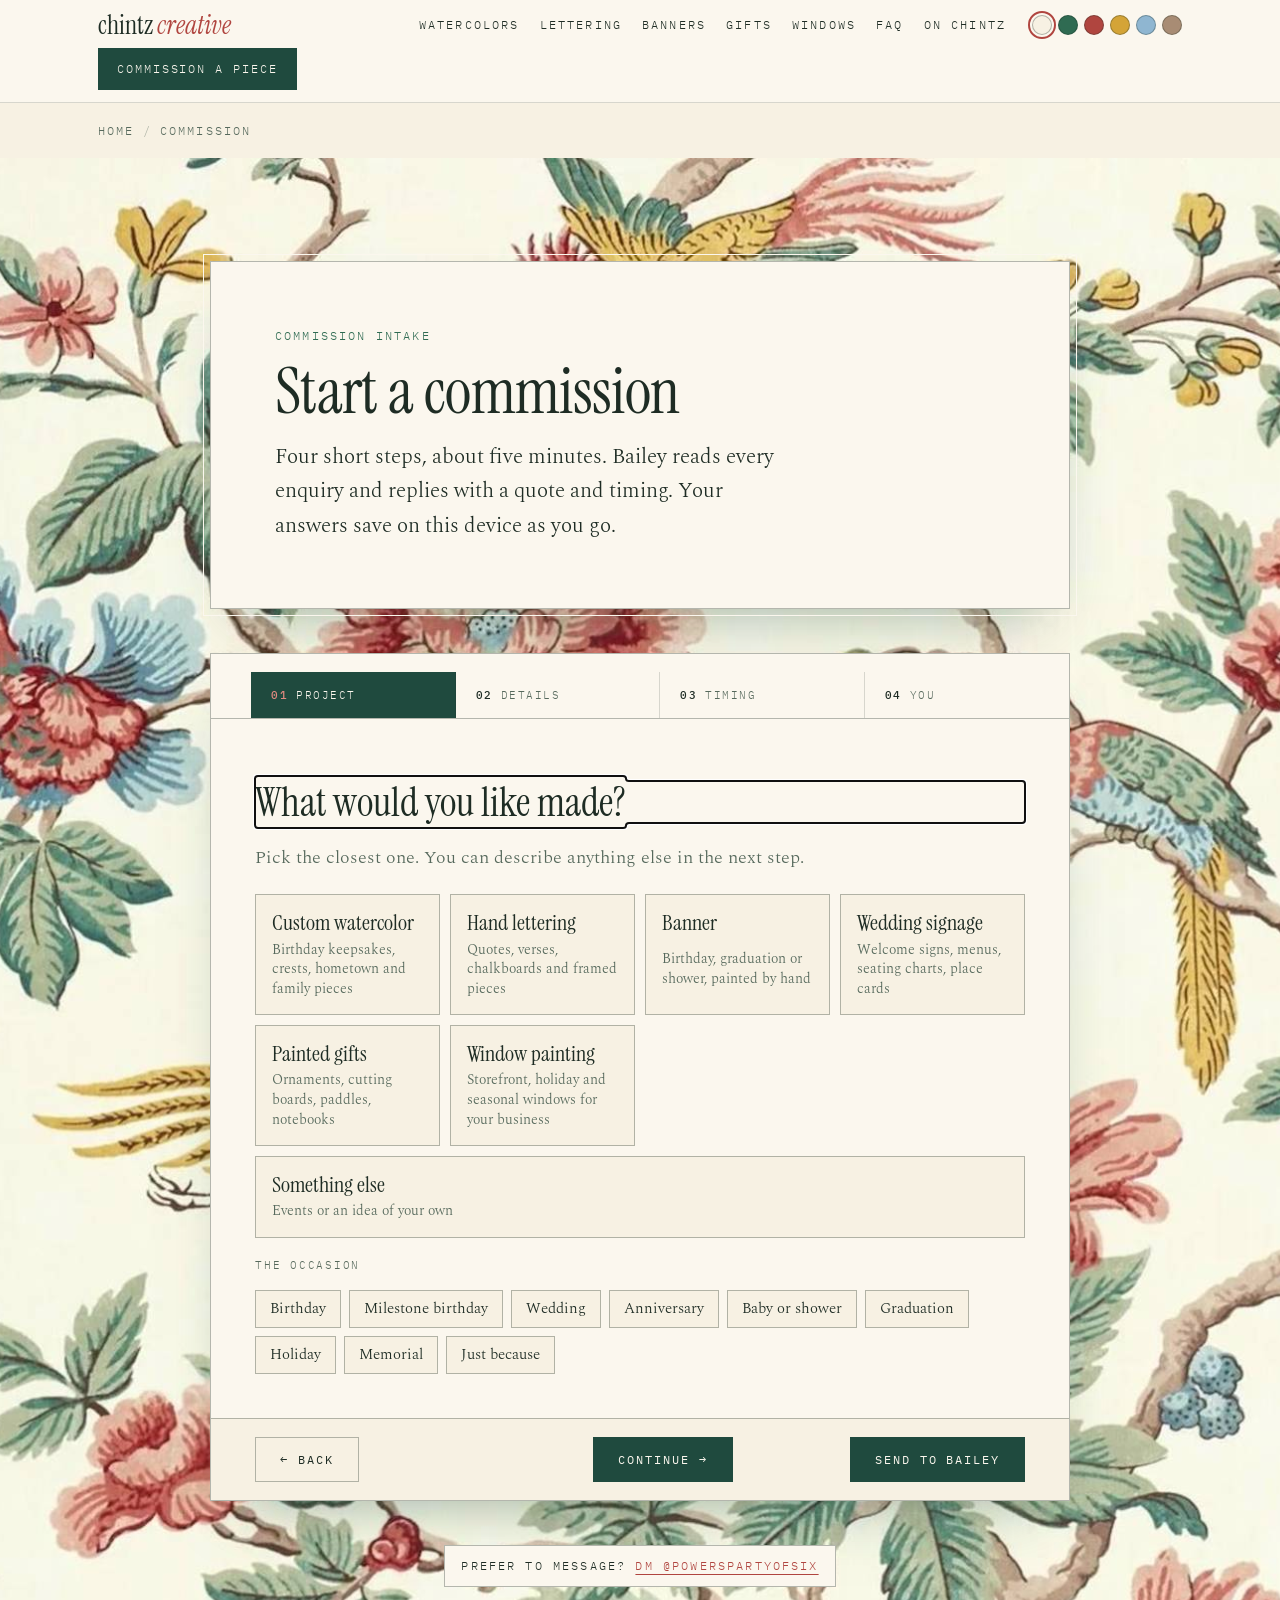
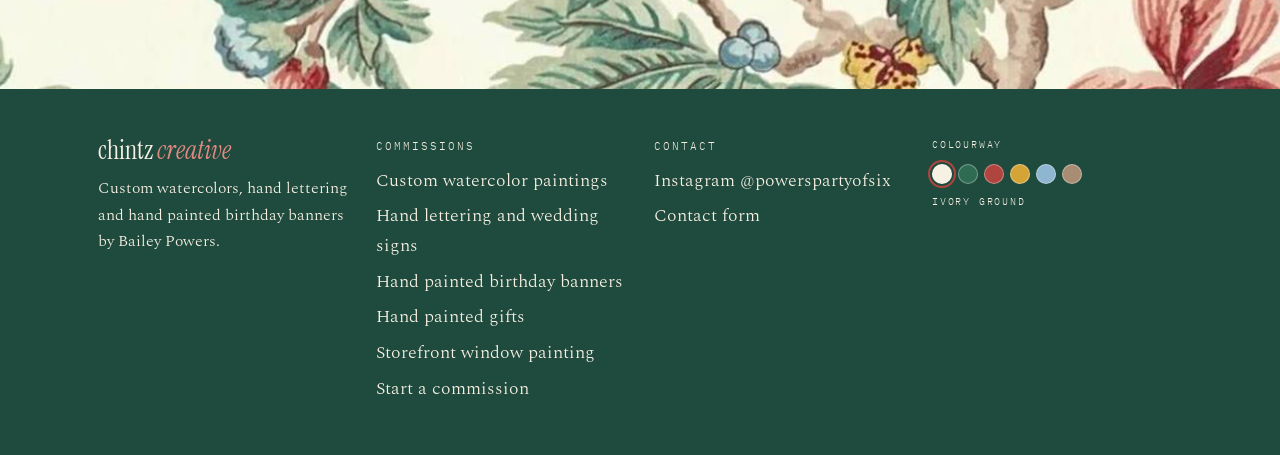
<file: commission.html>
<!DOCTYPE html>
<html lang="en">
<head>
<meta charset="utf-8">
<meta name="viewport" content="width=device-width, initial-scale=1">
<title>Commission a Custom Watercolor or Banner | Chintz Creative</title>
<meta name="description" content="Start a custom watercolor, hand lettering or birthday banner commission with Chintz Creative. A short four step intake form.">
<meta name="robots" content="index, follow, max-image-preview:large">
<link rel="canonical" href="https://chintzcreative.com/commission">
<meta name="author" content="Bailey Powers">
<meta name="theme-color" content="#1F4A3E">
<link rel="icon" href="assets/favicon.svg" type="image/svg+xml">
<link rel="apple-touch-icon" href="assets/custom-watercolor-40th-birthday-crest.jpg">
<meta property="og:type" content="website">
<meta property="og:site_name" content="Chintz Creative">
<meta property="og:locale" content="en_US">
<meta property="og:title" content="Commission a Custom Watercolor or Banner | Chintz Creative">
<meta property="og:description" content="Start a custom watercolor, hand lettering or birthday banner commission with Chintz Creative. A short four step intake form.">
<meta property="og:url" content="https://chintzcreative.com/commission">
<meta property="og:image" content="https://chintzcreative.com/assets/custom-watercolor-40th-birthday-crest.jpg">
<meta property="og:image:alt" content="Framed custom 40th birthday watercolor with a hand lettered monogram crest by Chintz Creative">
<meta name="twitter:card" content="summary_large_image">
<meta name="twitter:title" content="Commission a Custom Watercolor or Banner | Chintz Creative">
<meta name="twitter:description" content="Start a custom watercolor, hand lettering or birthday banner commission with Chintz Creative. A short four step intake form.">
<meta name="twitter:image" content="https://chintzcreative.com/assets/custom-watercolor-40th-birthday-crest.jpg">
<link rel="preconnect" href="https://fonts.googleapis.com">
<link rel="preconnect" href="https://fonts.gstatic.com" crossorigin>
<link href="https://fonts.googleapis.com/css2?family=Instrument+Serif:ital@0;1&family=Spectral:ital,wght@0,300;0,400;0,500;1,300;1,400&family=IBM+Plex+Mono:wght@400;500&display=swap" rel="stylesheet">
<link rel="stylesheet" href="assets/site.css">
<script src="assets/theme.js"></script>

<script type="application/ld+json">
{
 "@context": "https://schema.org",
 "@graph": [
  {
   "@type": "WebPage",
   "@id": "https://chintzcreative.com/commission#webpage",
   "url": "https://chintzcreative.com/commission",
   "name": "Commission a custom watercolor, hand lettering or birthday banner",
   "isPartOf": {
    "@id": "https://chintzcreative.com/#website"
   },
   "about": {
    "@id": "https://chintzcreative.com/#business"
   },
   "potentialAction": {
    "@type": "OrderAction",
    "target": "https://chintzcreative.com/commission"
   }
  },
  {
   "@type": "BreadcrumbList",
   "itemListElement": [
    {
     "@type": "ListItem",
     "position": 1,
     "name": "Home",
     "item": "https://chintzcreative.com/"
    },
    {
     "@type": "ListItem",
     "position": 2,
     "name": "Commission",
     "item": "https://chintzcreative.com/commission"
    }
   ]
  }
 ]
}
</script>
</head>
<body>
<a class="skip" href="#main">Skip to content</a>
<header class="top">
  <div class="wrap">
    <a class="brand" href="/" aria-label="Chintz Creative home">chintz <em>creative</em></a>
    <nav class="mono" aria-label="Main">
      <a href="/custom-watercolor">Watercolors</a>
      <a href="/hand-lettering">Lettering</a>
      <a href="/birthday-banners">Banners</a>
      <a href="/hand-painted-gifts">Gifts</a>
      <a href="/window-painting">Windows</a>
      <a href="/#faq">FAQ</a>
      <a href="/#on-chintz">On chintz</a>
    </nav>
    <div class="dial" aria-label="Colourway"><div data-colourways></div></div>
    <a class="btn" href="/commission">Commission a piece</a>
  </div>
</header>
<main id="main">

<nav class="crumbs mono wrap" aria-label="Breadcrumb"><ol><li><a href="/">Home</a></li><li aria-current="page">Commission</li></ol></nav>
<section class="block pattern" style="margin-top:18px;border-bottom:none" aria-labelledby="c-title"><div class="wrap" style="display:grid;gap:clamp(28px,4vw,44px)">
  <div class="label" style="max-width:860px;text-align:left">
    <p class="mono kicker">Commission intake</p>
    <h1 id="c-title" style="font-size:clamp(38px,5.4vw,64px);margin:14px 0 16px">Start a commission</h1>
    <p class="lede" style="margin:0">Four short steps, about five minutes. Bailey reads every enquiry and replies with a quote and timing. Your answers save on this device as you go.</p>
    <p class="nojs-note" style="margin-top:14px">All questions are shown on one page because JavaScript is off. Fill in the section for your project type.</p>
  </div>
  
<form id="intake" class="intake" action="https://formsubmit.co/7c083d32d7c3ea50db79b9ebee649585" method="POST" enctype="multipart/form-data" novalidate>
  <input type="hidden" name="_subject" value="New commission enquiry from chintzcreative.com">
  <input type="hidden" name="_next" value="https://chintzcreative.com/thanks">
  <input type="hidden" name="_template" value="table">
  <input type="hidden" name="_captcha" value="false">
  <input type="hidden" name="_autoresponse" value="Thank you for your commission enquiry with Chintz Creative. Bailey has your details and will reply with a quote and timing. For anything urgent, send a DM on Instagram to @powerspartyofsix.">
  <input type="text" name="_honey" style="display:none" tabindex="-1" autocomplete="off" aria-hidden="true">
  <ol class="progress" aria-label="Form progress">
    <li aria-current="step"><b>01</b><span>Project</span></li><li><b>02</b><span>Details</span></li><li><b>03</b><span>Timing</span></li><li><b>04</b><span>You</span></li>
  </ol>

  <fieldset class="step">
    <legend>What would you like made?</legend>
    <p class="hint">Pick the closest one. You can describe anything else in the next step.</p>
    <div class="choices" role="radiogroup" aria-label="Project type">
      <label class="choice"><input type="radio" name="project_type" value="Custom watercolor" required><strong>Custom watercolor</strong><span>Birthday keepsakes, crests, hometown and family pieces</span></label>
      <label class="choice"><input type="radio" name="project_type" value="Hand lettering"><strong>Hand lettering</strong><span>Quotes, verses, chalkboards and framed pieces</span></label>
      <label class="choice"><input type="radio" name="project_type" value="Banner"><strong>Banner</strong><span>Birthday, graduation or shower, painted by hand</span></label>
      <label class="choice"><input type="radio" name="project_type" value="Wedding signage"><strong>Wedding signage</strong><span>Welcome signs, menus, seating charts, place cards</span></label>
      <label class="choice"><input type="radio" name="project_type" value="Painted gifts"><strong>Painted gifts</strong><span>Ornaments, cutting boards, paddles, notebooks</span></label>
      <label class="choice"><input type="radio" name="project_type" value="Window painting"><strong>Window painting</strong><span>Storefront, holiday and seasonal windows for your business</span></label><label class="choice"><input type="radio" name="project_type" value="Something else"><strong>Something else</strong><span>Events or an idea of your own</span></label>
    </div>
    <fieldset class="chips"><legend class="field"><span>The occasion</span></legend>
      <label class="chip"><input type="radio" name="occasion" value="Birthday"><span>Birthday</span></label><label class="chip"><input type="radio" name="occasion" value="Milestone birthday"><span>Milestone birthday</span></label><label class="chip"><input type="radio" name="occasion" value="Wedding"><span>Wedding</span></label><label class="chip"><input type="radio" name="occasion" value="Anniversary"><span>Anniversary</span></label><label class="chip"><input type="radio" name="occasion" value="Baby or shower"><span>Baby or shower</span></label><label class="chip"><input type="radio" name="occasion" value="Graduation"><span>Graduation</span></label><label class="chip"><input type="radio" name="occasion" value="Holiday"><span>Holiday</span></label><label class="chip"><input type="radio" name="occasion" value="Memorial"><span>Memorial</span></label><label class="chip"><input type="radio" name="occasion" value="Just because"><span>Just because</span></label>
    </fieldset>
  </fieldset>

  <fieldset class="step" hidden>
    <legend>Tell Bailey about your <span data-kind>project</span></legend>
    <p class="hint">Rough answers are fine. Anything you are unsure of can be worked out together.</p>

    <div class="branch" data-for="Custom watercolor" hidden>
      <div class="row"><label class="field"><span class="req">Who is it for?</span><input type="text" name="wc_recipient" placeholder="e.g. My husband, turning 40" data-label="Who it is for" required></label><label class="field"><span>Names or initials to paint</span><input type="text" name="wc_names" placeholder="e.g. BEK, or Sarah & James" data-label="Names or initials"></label></div>
      <label class="field"><span class="req">Details to include</span><textarea name="wc_details" rows="4" placeholder="Years, hometown, schools, teams, faith, pets, hobbies, favorite places or objects" data-label="Details to include" required></textarea><small>The piece on this site included: initials in a crest, 1986, Wendell NC, NC State, a cross and a pair of drumsticks.</small></label>
      <fieldset class="chips"><legend class="field"><span>Include lettering?</span></legend><label class="chip"><input type="checkbox" name="wc_lettering" value="Names"><span>Names</span></label><label class="chip"><input type="checkbox" name="wc_lettering" value="Dates"><span>Dates</span></label><label class="chip"><input type="checkbox" name="wc_lettering" value="A message"><span>A message</span></label><label class="chip"><input type="checkbox" name="wc_lettering" value="A quote or verse"><span>A quote or verse</span></label><label class="chip"><input type="checkbox" name="wc_lettering" value="No lettering"><span>No lettering</span></label></fieldset>
      <div class="row"><label class="field"><span>Size</span><select name="wc_size" data-label="Size"><option value="">Choose one</option><option>8.5x11 in (letter)</option><option>11x14 in</option><option>16x20 in</option><option>18x24 in</option><option>Larger</option><option>Not sure</option></select></label><label class="field"><span>Framing</span><select name="wc_frame" data-label="Framing"><option value="">Choose one</option><option>Unframed</option><option>Wood frame</option><option>Gold frame</option><option>Black frame</option><option>Not sure</option></select></label></div>
      <label class="field"><span>Colors</span><input type="text" name="wc_colors" placeholder="e.g. Greens and golds, school colors, or artist's choice" data-label="Colors"></label>
    </div>

    <div class="branch" data-for="Hand lettering" hidden>
      <fieldset class="chips"><legend class="field"><span class="req">What should be lettered?</span></legend><label class="chip"><input type="checkbox" name="hl_pieces" value="Framed quote or verse"><span>Framed quote or verse</span></label><label class="chip"><input type="checkbox" name="hl_pieces" value="Names and dates"><span>Names and dates</span></label><label class="chip"><input type="checkbox" name="hl_pieces" value="Sign"><span>Sign</span></label><label class="chip"><input type="checkbox" name="hl_pieces" value="Cards or place cards"><span>Cards or place cards</span></label><label class="chip"><input type="checkbox" name="hl_pieces" value="Chalkboard or menu board"><span>Chalkboard or menu board</span></label><label class="chip"><input type="checkbox" name="hl_pieces" value="Envelopes"><span>Envelopes</span></label><label class="chip"><input type="checkbox" name="hl_pieces" value="Other"><span>Other</span></label></fieldset>
      <label class="field"><span class="req">Exact wording</span><textarea name="hl_wording" rows="4" placeholder="Type it exactly as it should appear, including spelling and punctuation" data-label="Exact wording" required></textarea></label>
      <div class="row"><label class="field"><span>How many pieces?</span><input type="number" name="hl_quantity" min="1" placeholder="1" data-label="Quantity"></label><label class="field"><span>Size or surface</span><input type="text" name="hl_size" placeholder="e.g. 8x10 paper, 24x36 board" data-label="Size or surface"></label></div>
      <fieldset class="chips"><legend class="field"><span>Style</span></legend><label class="chip"><input type="radio" name="hl_style" value="Brush script"><span>Brush script</span></label><label class="chip"><input type="radio" name="hl_style" value="Classic serif"><span>Classic serif</span></label><label class="chip"><input type="radio" name="hl_style" value="Mixed"><span>Mixed</span></label><label class="chip"><input type="radio" name="hl_style" value="Artist's choice"><span>Artist's choice</span></label></fieldset>
    </div>

    <div class="branch" data-for="Banner" hidden>
      <div class="row"><label class="field"><span class="req">Name on the banner</span><input type="text" name="bb_name" placeholder="As it should read" data-label="Name on banner" required></label><label class="field"><span>Age or number</span><input type="text" name="bb_age" placeholder="e.g. 1, 40, or none" data-label="Age or number"></label></div>
      <div class="row"><label class="field"><span>Party theme</span><input type="text" name="bb_theme" placeholder="e.g. Garden party, dinosaurs, 1986" data-label="Party theme"></label><label class="field"><span>Colors</span><input type="text" name="bb_colors" placeholder="e.g. Pink and green, or match the invitation" data-label="Colors"></label></div>
      <label class="field"><span>Extra wording</span><input type="text" name="bb_wording" placeholder="e.g. Happy Birthday, or an inside joke" data-label="Extra wording"></label>
      <div class="row"><label class="field"><span>Where will it hang?</span><select name="bb_display" data-label="Display"><option value="">Choose one</option><option>Cake or food table</option><option>Photo backdrop</option><option>Wall or mantel</option><option>Doorway or entrance</option><option>Not sure</option></select></label><label class="field"><span>Rough length</span><select name="bb_length" data-label="Length"><option value="">Choose one</option><option>Under 3 ft</option><option>3 to 5 ft</option><option>5 to 8 ft</option><option>Over 8 ft</option><option>Not sure</option></select></label></div>
    </div>

    <div class="branch" data-for="Wedding signage" hidden>
      <fieldset class="chips"><legend class="field"><span class="req">Pieces needed</span></legend><label class="chip"><input type="checkbox" name="ws_pieces" value="Welcome sign"><span>Welcome sign</span></label><label class="chip"><input type="checkbox" name="ws_pieces" value="Seating chart"><span>Seating chart</span></label><label class="chip"><input type="checkbox" name="ws_pieces" value="Menus"><span>Menus</span></label><label class="chip"><input type="checkbox" name="ws_pieces" value="Bar sign"><span>Bar sign</span></label><label class="chip"><input type="checkbox" name="ws_pieces" value="Table numbers"><span>Table numbers</span></label><label class="chip"><input type="checkbox" name="ws_pieces" value="Place or escort cards"><span>Place or escort cards</span></label><label class="chip"><input type="checkbox" name="ws_pieces" value="Ceremony sign"><span>Ceremony sign</span></label><label class="chip"><input type="checkbox" name="ws_pieces" value="Other"><span>Other</span></label></fieldset>
      <div class="row"><label class="field"><span class="req">Couple's names</span><input type="text" name="ws_names" placeholder="As they should appear" data-label="Couple's names" required></label><label class="field"><span>Venue and city</span><input type="text" name="ws_venue" placeholder="e.g. The Barn at Rock Creek, Raleigh" data-label="Venue"></label></div>
      <div class="row"><label class="field"><span>Guest count</span><input type="number" name="ws_guests" min="1" placeholder="e.g. 120" data-label="Guest count"></label><label class="field"><span>Palette or style</span><input type="text" name="ws_palette" placeholder="e.g. Sage and cream, garden, classic" data-label="Palette"></label></div>
    </div>

    <div class="branch" data-for="Window painting" hidden>
      <div class="row"><label class="field"><span class="req">Business name</span><input type="text" name="wp_business" placeholder="As it appears on the storefront" data-label="Business name" autocomplete="organization" required></label><label class="field"><span class="req">Address of the windows</span><input type="text" name="wp_address" placeholder="Street, city" data-label="Window address" required></label></div>
      <div class="row"><label class="field"><span class="req">How many windows?</span><input type="number" name="wp_windows" min="1" placeholder="e.g. 4" data-label="Number of windows" required></label><label class="field"><span>Rough size of each</span><input type="text" name="wp_size" placeholder="e.g. 4 ft wide by 6 ft tall" data-label="Window size"></label></div>
      <fieldset class="chips"><legend class="field"><span>Occasion</span></legend><label class="chip"><input type="radio" name="wp_occasion" value="Christmas and winter"><span>Christmas and winter</span></label><label class="chip"><input type="radio" name="wp_occasion" value="Fall"><span>Fall</span></label><label class="chip"><input type="radio" name="wp_occasion" value="Spring or summer"><span>Spring or summer</span></label><label class="chip"><input type="radio" name="wp_occasion" value="Grand opening or event"><span>Grand opening or event</span></label><label class="chip"><input type="radio" name="wp_occasion" value="Promotion"><span>Promotion</span></label><label class="chip"><input type="radio" name="wp_occasion" value="Other"><span>Other</span></label></fieldset>
      <label class="field"><span class="req">Message and design ideas</span><textarea name="wp_design" rows="4" placeholder="Wording, colors, characters or a logo to include" data-label="Message and design" required></textarea></label>
      <div class="row"><label class="field"><span>Paint on</span><select name="wp_side" data-label="Paint on"><option value="">Choose one</option><option>Outside of the glass</option><option>Inside of the glass</option><option>Not sure</option></select></label><label class="field"><span>Removal later?</span><select name="wp_removal" data-label="Removal"><option value="">Choose one</option><option>Yes, include removal</option><option>No, we will remove it</option><option>Not sure</option></select></label></div>
    </div>
    <div class="branch" data-for="Painted gifts" hidden>
      <fieldset class="chips"><legend class="field"><span class="req">What pieces?</span></legend><label class="chip"><input type="checkbox" name="gf_pieces" value="Christmas ornaments"><span>Christmas ornaments</span></label><label class="chip"><input type="checkbox" name="gf_pieces" value="NC state ornaments"><span>NC state ornaments</span></label><label class="chip"><input type="checkbox" name="gf_pieces" value="Cutting boards"><span>Cutting boards</span></label><label class="chip"><input type="checkbox" name="gf_pieces" value="Paddles"><span>Paddles</span></label><label class="chip"><input type="checkbox" name="gf_pieces" value="Notebooks"><span>Notebooks</span></label><label class="chip"><input type="checkbox" name="gf_pieces" value="Other"><span>Other</span></label></fieldset>
      <div class="row"><label class="field"><span class="req">How many?</span><input type="number" name="gf_quantity" min="1" placeholder="e.g. 12" data-label="Quantity" required></label><label class="field"><span>Colors or school</span><input type="text" name="gf_colors" placeholder="e.g. Pink gingham, NC State red" data-label="Colors"></label></div>
      <label class="field"><span>Names, dates or wording</span><textarea name="gf_wording" rows="4" placeholder="One per line if each piece is different" data-label="Wording"></textarea></label>
    </div>

    <div class="branch" data-for="Interior design" hidden>
      <div class="row"><label class="field"><span class="req">Which room?</span><input type="text" name="id_room" placeholder="e.g. Guest bathroom, nursery, living room" data-label="Room" required></label><label class="field"><span>City and state</span><input type="text" name="id_city" placeholder="Where the room is" data-label="Room location"></label></div>
      <fieldset class="chips"><legend class="field"><span>What should change?</span></legend><label class="chip"><input type="checkbox" name="id_scope" value="Paint colors"><span>Paint colors</span></label><label class="chip"><input type="checkbox" name="id_scope" value="Cabinetry or trim"><span>Cabinetry or trim</span></label><label class="chip"><input type="checkbox" name="id_scope" value="Hardware and fixtures"><span>Hardware and fixtures</span></label><label class="chip"><input type="checkbox" name="id_scope" value="Textiles and rugs"><span>Textiles and rugs</span></label><label class="chip"><input type="checkbox" name="id_scope" value="Accessories"><span>Accessories</span></label><label class="chip"><input type="checkbox" name="id_scope" value="Art for the walls"><span>Art for the walls</span></label><label class="chip"><input type="checkbox" name="id_scope" value="Full refresh"><span>Full refresh</span></label></fieldset>
      <label class="field"><span>Describe the room and the feel you want</span><textarea name="id_details" rows="4" placeholder="What it looks like now, what bothers you, colors or rooms you love" data-label="Room details"></textarea></label>
    </div>

    <div class="branch" data-for="Something else" hidden>
      <label class="field"><span class="req">Describe your idea</span><textarea name="other_details" rows="4" placeholder="What it is, where it is going and anything you have been collecting" data-label="Your idea" required></textarea></label>
    </div>

    <div class="branch" data-for="*" hidden style="border-top:none;padding-top:0">
      <label class="field"><span>Reference photos or inspiration</span>
        <span class="drop"><input type="file" name="attachment" accept="image/*,.pdf" data-label="Attachment"><small>Invitations, places, mascots, palettes or pieces you love. One image or PDF, 5 MB or less. You can send more by Instagram DM.</small></span>
      </label>
      <label class="field"><span>Anything else?</span><textarea name="notes" rows="4" placeholder="Anything that would help" data-label="Notes"></textarea></label>
    </div>
  </fieldset>

  <fieldset class="step" hidden>
    <legend>Timing and budget</legend>
    <div class="row"><label class="field"><span class="req">Date needed by</span><input type="date" name="needed_by" data-label="Needed by" required><small>The party, wedding or gift date.</small></label>
      <label class="field"><span>Is the date flexible?</span><select name="date_flexible" data-label="Date flexible"><option value="">Choose one</option><option>Firm date</option><option>A little flexible</option><option>Very flexible</option></select></label></div>
    <label class="field"><span>Budget</span><select name="budget" data-label="Budget"><option value="">Choose one</option><option>Under $75</option><option>$75 to $150</option><option>$150 to $300</option><option>$300 to $500</option><option>$500 or more</option><option>Not sure yet</option></select><small>Helps Bailey suggest a size and level of detail that fits.</small></label>
    <fieldset class="chips"><legend class="field"><span>Getting it to you</span></legend><label class="chip"><input type="radio" name="delivery" value="Local pickup"><span>Local pickup</span></label><label class="chip"><input type="radio" name="delivery" value="Shipping"><span>Shipping</span></label><label class="chip"><input type="radio" name="delivery" value="Delivery to an event"><span>Delivery to an event</span></label><label class="chip"><input type="radio" name="delivery" value="Not sure"><span>Not sure</span></label></fieldset>
    <label class="field"><span>City and state</span><input type="text" name="location" placeholder="e.g. Wendell, NC" data-label="City and state" autocomplete="address-level2"><small>For pickup or shipping.</small></label>
  </fieldset>

  <fieldset class="step" hidden>
    <legend>How to reach you</legend>
    <div class="row"><label class="field"><span class="req">Your name</span><input type="text" name="name" required autocomplete="name" data-label="Name" placeholder="First and last"></label><label class="field"><span class="req">Email</span><input type="email" name="email" required autocomplete="email" data-label="Email" placeholder="you@example.com"></label></div>
    <div class="row"><label class="field"><span>Phone</span><input type="tel" name="phone" autocomplete="tel" data-label="Phone" placeholder="Optional"></label><label class="field"><span>Instagram</span><input type="text" name="instagram" placeholder="@handle, optional" data-label="Instagram"></label></div>
    <fieldset class="chips"><legend class="field"><span>Best way to reply</span></legend><label class="chip"><input type="radio" name="reply_by" value="Email"><span>Email</span></label><label class="chip"><input type="radio" name="reply_by" value="Text"><span>Text</span></label><label class="chip"><input type="radio" name="reply_by" value="Instagram DM"><span>Instagram DM</span></label></fieldset>
    <label class="field"><span>How did you find Chintz Creative?</span><select name="found_via" data-label="Found via"><option value="">Choose one</option><option>Instagram</option><option>A friend or family member</option><option>Saw a piece in person</option><option>Google</option><option>An AI assistant (ChatGPT, Gemini, etc.)</option><option>Other</option></select></label>
    <div class="field"><span>Review</span><dl id="review" class="review"></dl></div>
  </fieldset>

  <div class="nav">
    <button type="button" class="btn ghost" data-back hidden>&larr; Back</button>
    <span class="save mono" aria-live="polite"></span>
    <button type="button" class="btn" data-next>Continue &rarr;</button>
    <button type="submit" class="btn" data-send hidden>Send to Bailey</button>
  </div>
</form>
  <p class="mono" style="text-align:center;background:var(--paper);justify-self:center;padding:10px 16px;border:1px solid var(--rule2)">Prefer to message? <a href="https://www.instagram.com/powerspartyofsix/" target="_blank" rel="noopener">DM @powerspartyofsix</a></p>
</div></section>
<script src="assets/intake.js" defer></script>
</main>
<footer>
  <div class="wrap">
    <div style="display:grid;gap:12px;align-content:start">
      <a class="brand" href="/">chintz <em>creative</em></a>
      <p style="font-size:16px;max-width:32ch">Custom watercolors, hand lettering and hand painted birthday banners by Bailey Powers.</p>
    </div>
    <div>
      <p class="mono">Commissions</p>
      <ul>
        <li><a href="/custom-watercolor">Custom watercolor paintings</a></li>
        <li><a href="/hand-lettering">Hand lettering and wedding signs</a></li>
        <li><a href="/birthday-banners">Hand painted birthday banners</a></li>
        <li><a href="/hand-painted-gifts">Hand painted gifts</a></li>
        <li><a href="/window-painting">Storefront window painting</a></li>
        <li><a href="/commission">Start a commission</a></li>
      </ul>
    </div>
    <div>
      <p class="mono">Contact</p>
      <ul>
        <li><a href="https://www.instagram.com/powerspartyofsix/" target="_blank" rel="noopener">Instagram @powerspartyofsix</a></li>
        <li><a href="/commission">Contact form</a></li>
      </ul>
    </div>
    <div class="dial" style="flex-direction:column;align-items:flex-start;gap:10px">
      <p class="mono">Colourway</p>
      <div data-colourways></div>
      <p class="mono" data-colourway-name>Ivory ground</p>
    </div>
  </div>
</footer>
</body>
</html>
</file>
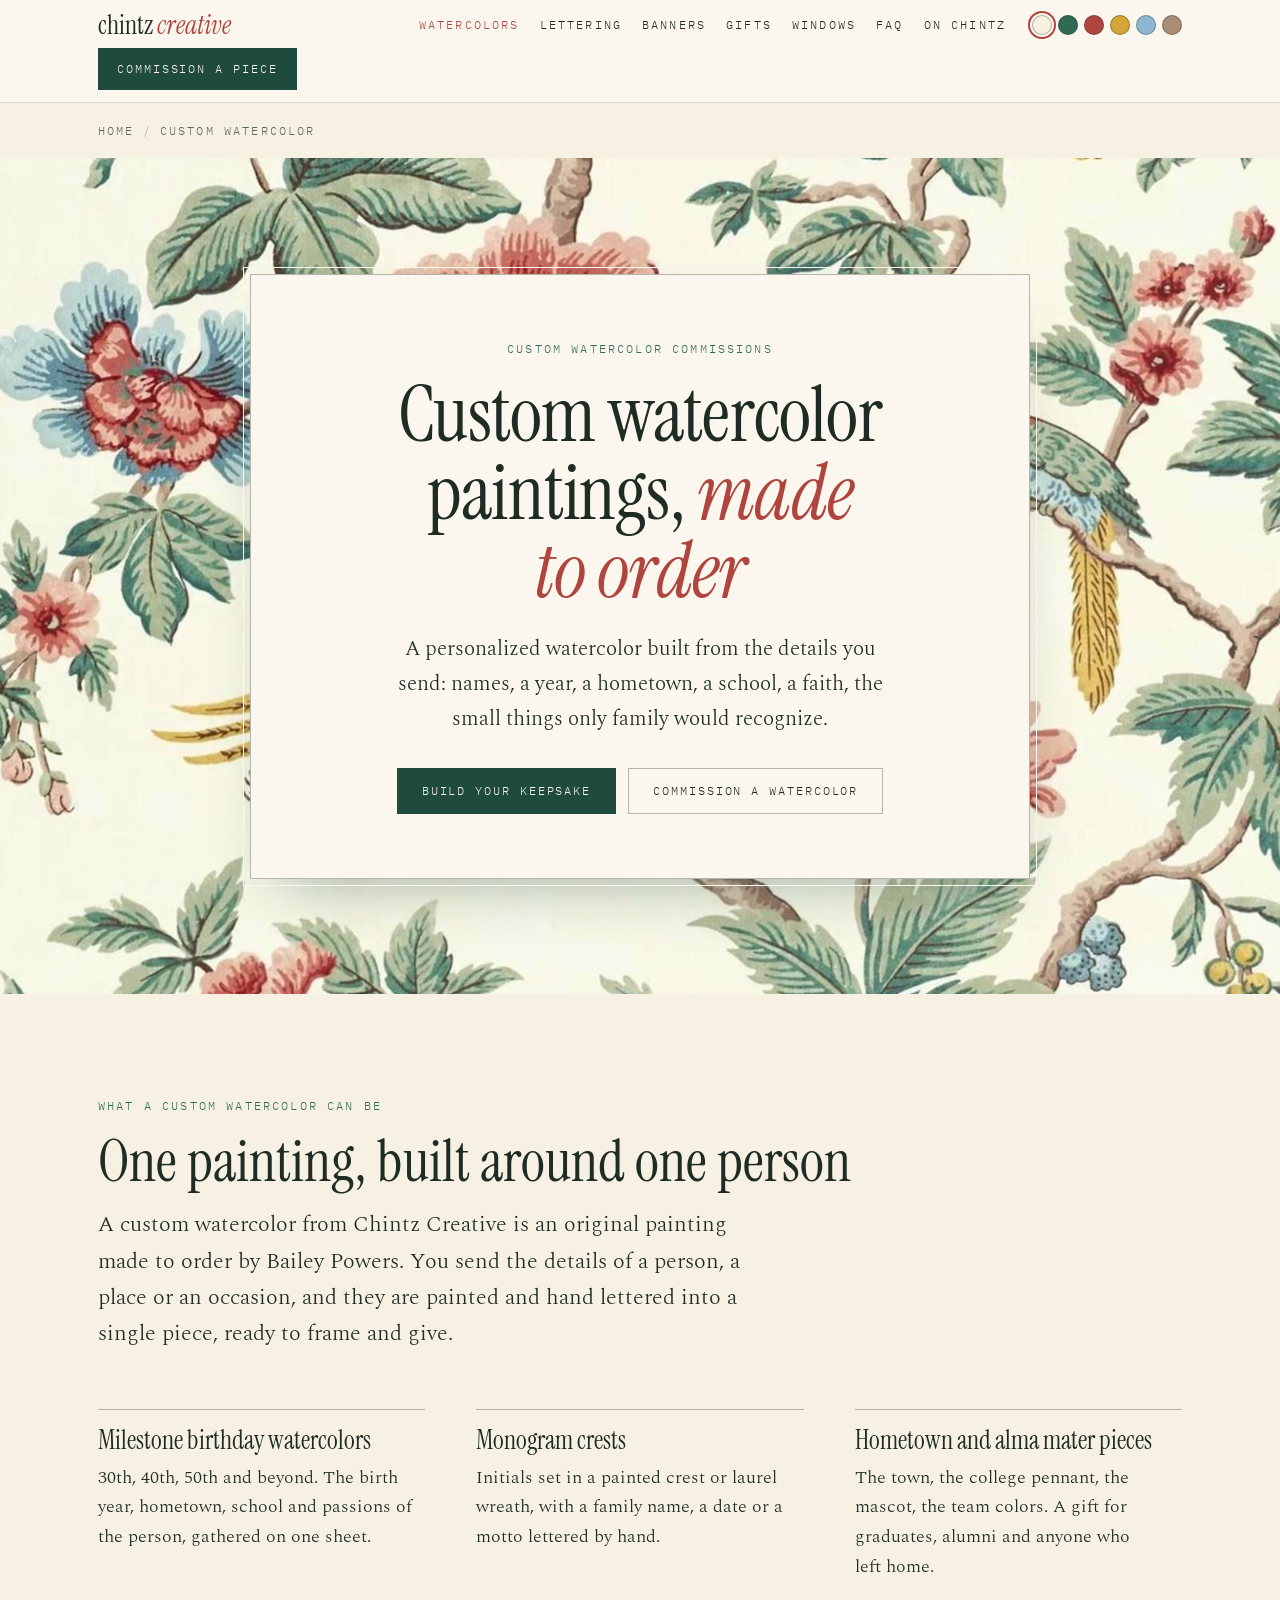
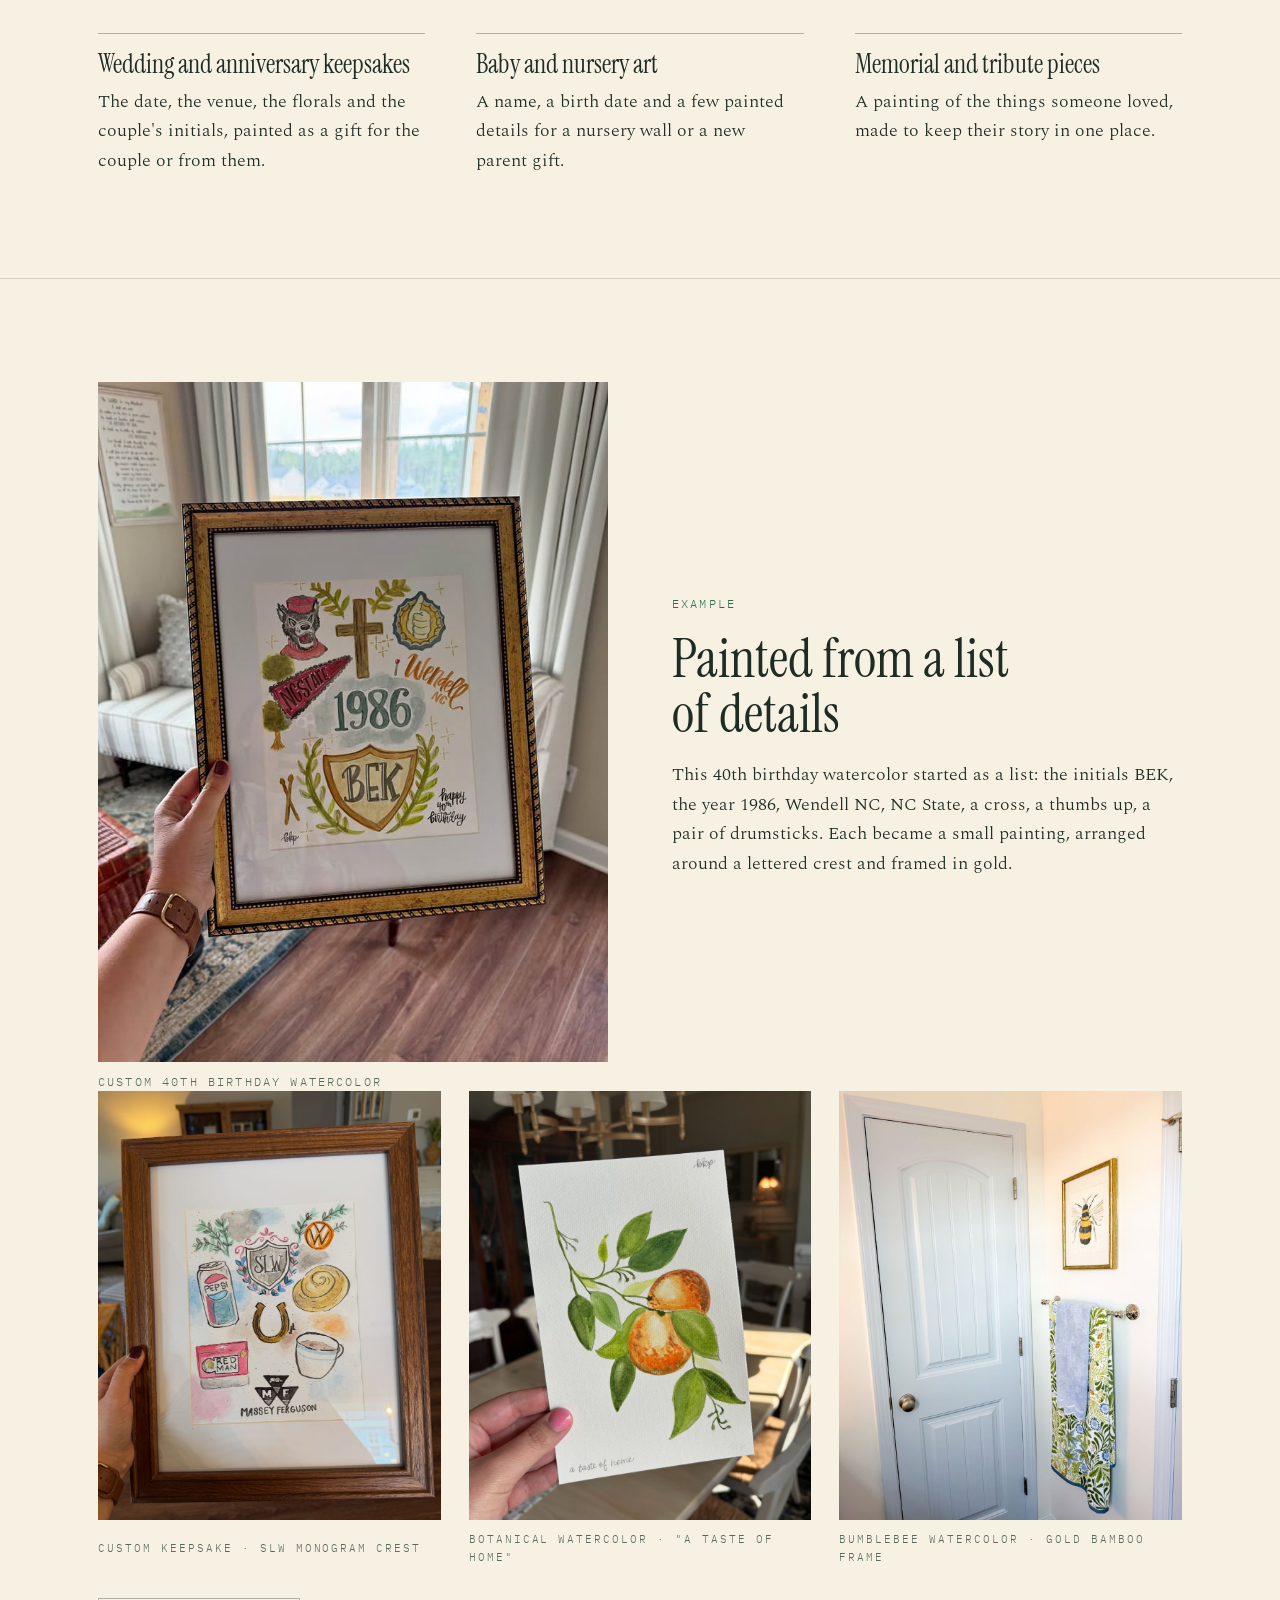
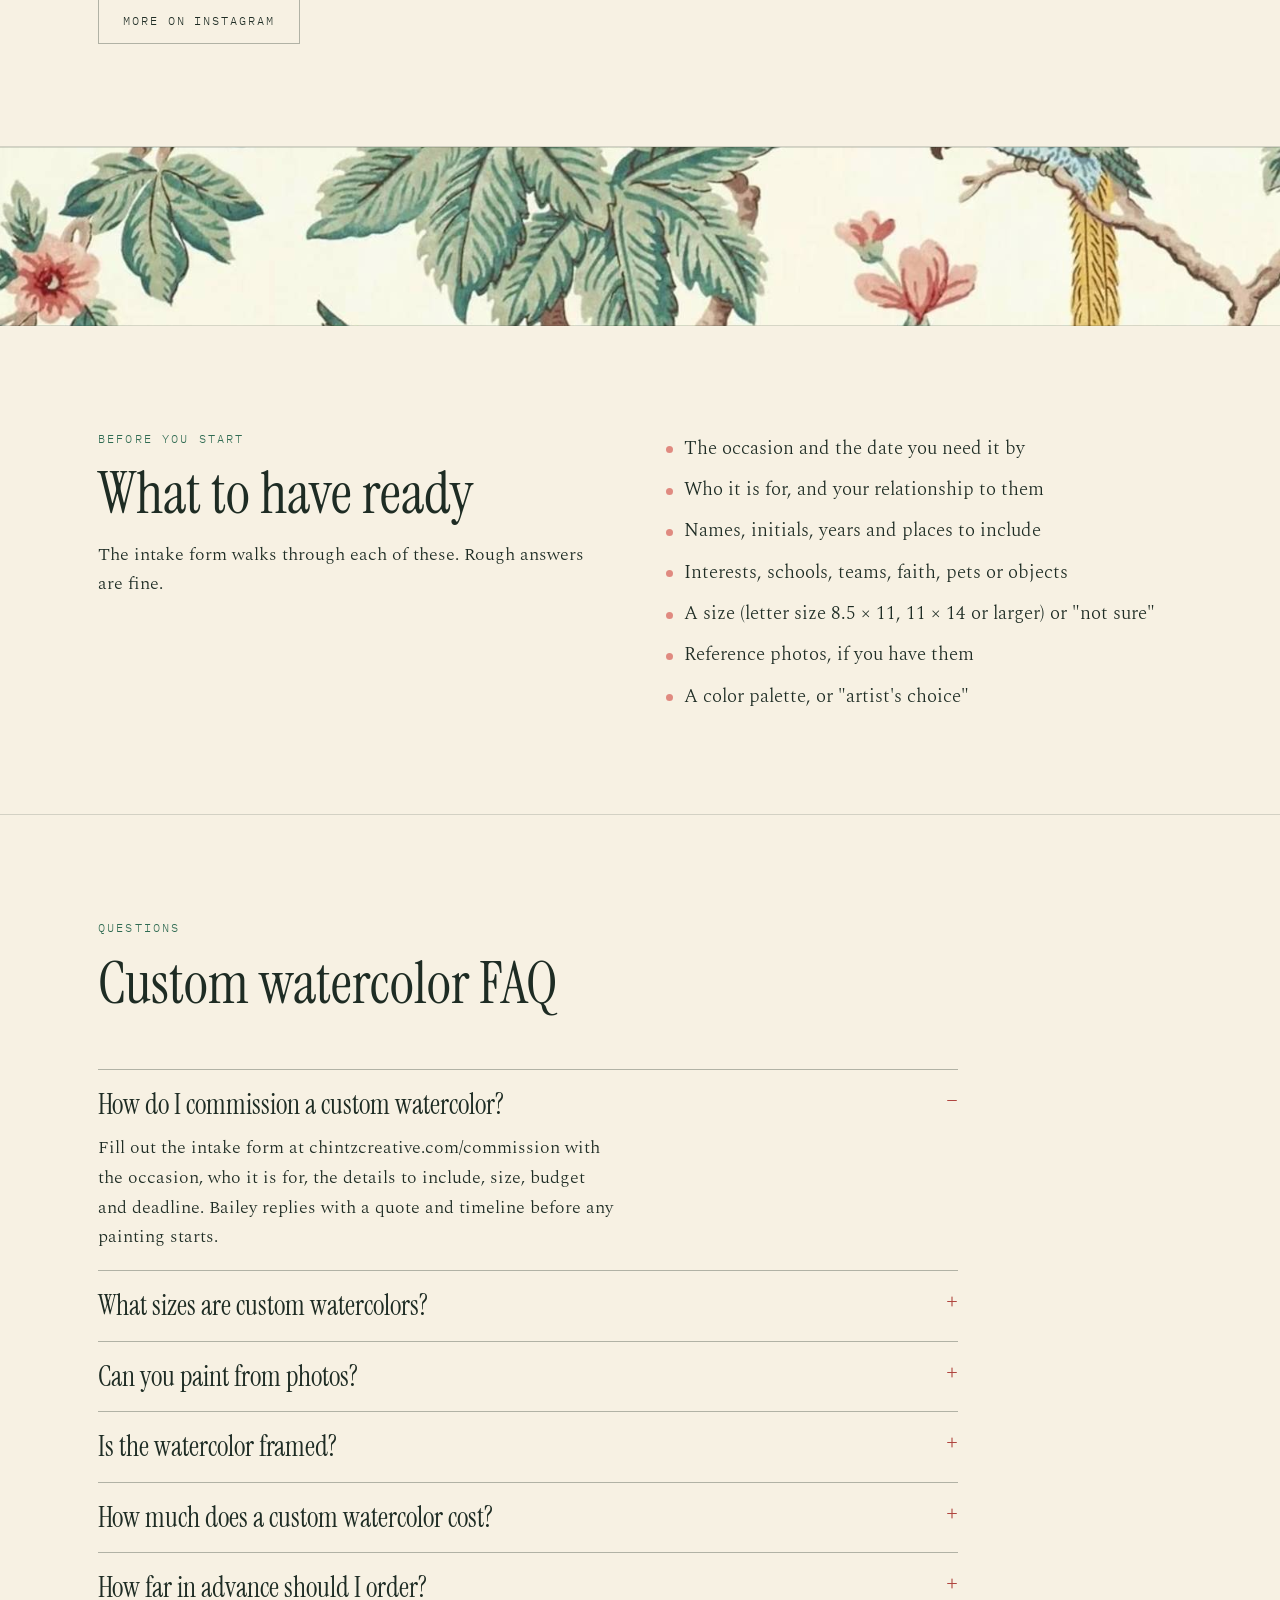
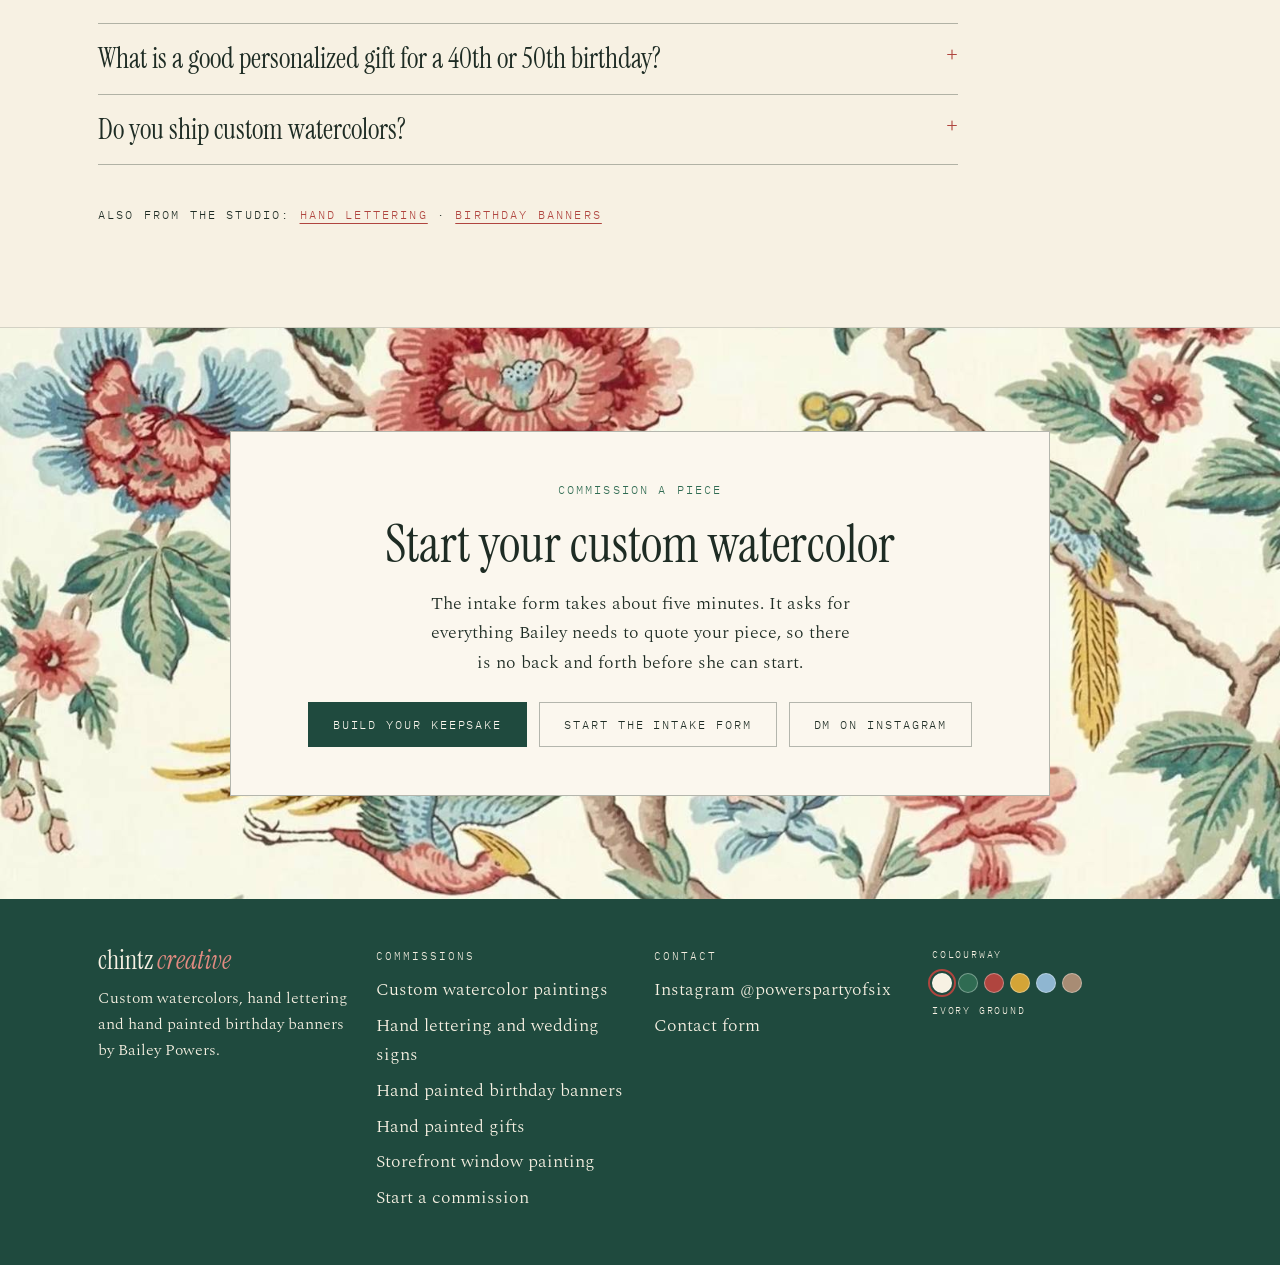
<file: custom-watercolor.html>
<!DOCTYPE html>
<html lang="en">
<head>
<meta charset="utf-8">
<meta name="viewport" content="width=device-width, initial-scale=1">
<title>Custom Watercolor Paintings, Personalized Gifts | Chintz Creative</title>
<meta name="description" content="Commission a custom watercolor painting from Bailey Powers. Milestone birthday keepsakes, monogram crests, hometown and family pieces, painted to order.">
<meta name="robots" content="index, follow, max-image-preview:large, max-snippet:-1">
<link rel="canonical" href="https://chintzcreative.com/custom-watercolor">
<meta name="author" content="Bailey Powers">
<meta name="theme-color" content="#1F4A3E">
<link rel="icon" href="assets/favicon.svg" type="image/svg+xml">
<link rel="apple-touch-icon" href="assets/custom-watercolor-40th-birthday-crest.jpg">
<meta property="og:type" content="website">
<meta property="og:site_name" content="Chintz Creative">
<meta property="og:locale" content="en_US">
<meta property="og:title" content="Custom Watercolor Paintings, Personalized Gifts | Chintz Creative">
<meta property="og:description" content="Commission a custom watercolor painting from Bailey Powers. Milestone birthday keepsakes, monogram crests, hometown and family pieces, painted to order.">
<meta property="og:url" content="https://chintzcreative.com/custom-watercolor">
<meta property="og:image" content="https://chintzcreative.com/assets/custom-watercolor-40th-birthday-crest.jpg">
<meta property="og:image:alt" content="Framed custom 40th birthday watercolor with a hand lettered monogram crest by Chintz Creative">
<meta name="twitter:card" content="summary_large_image">
<meta name="twitter:title" content="Custom Watercolor Paintings, Personalized Gifts | Chintz Creative">
<meta name="twitter:description" content="Commission a custom watercolor painting from Bailey Powers. Milestone birthday keepsakes, monogram crests, hometown and family pieces, painted to order.">
<meta name="twitter:image" content="https://chintzcreative.com/assets/custom-watercolor-40th-birthday-crest.jpg">
<link rel="preconnect" href="https://fonts.googleapis.com">
<link rel="preconnect" href="https://fonts.gstatic.com" crossorigin>
<link href="https://fonts.googleapis.com/css2?family=Instrument+Serif:ital@0;1&family=Spectral:ital,wght@0,300;0,400;0,500;1,300;1,400&family=IBM+Plex+Mono:wght@400;500&display=swap" rel="stylesheet">
<link rel="stylesheet" href="assets/site.css">
<script src="assets/theme.js"></script>
<script type="application/ld+json">
{
 "@context": "https://schema.org",
 "@graph": [
  {
   "@type": [
    "LocalBusiness",
    "ArtGallery"
   ],
   "@id": "https://chintzcreative.com/#business",
   "name": "Chintz Creative",
   "alternateName": "chintzcreative",
   "url": "https://chintzcreative.com/",
   "logo": "https://chintzcreative.com/assets/favicon.svg",
   "image": "https://chintzcreative.com/assets/custom-watercolor-40th-birthday-crest.jpg",
   "description": "Custom watercolor paintings, hand lettering and hand painted birthday banners by Bailey Powers.",
   "priceRange": "$",
   "founder": {
    "@id": "https://chintzcreative.com/#bailey"
   },
   "sameAs": [
    "https://www.instagram.com/powerspartyofsix/"
   ],
   "areaServed": {
    "@type": "Country",
    "name": "United States"
   },
   "knowsAbout": [
    "Watercolor painting",
    "Custom watercolor portraits",
    "Hand lettering",
    "Brush lettering",
    "Wedding signage",
    "Hand painted banners",
    "Birthday banners",
    "Chintz"
   ],
   "hasOfferCatalog": {
    "@type": "OfferCatalog",
    "name": "Commissions",
    "itemListElement": [
     {
      "@type": "Offer",
      "itemOffered": {
       "@id": "https://chintzcreative.com/custom-watercolor#service"
      }
     },
     {
      "@type": "Offer",
      "itemOffered": {
       "@id": "https://chintzcreative.com/hand-lettering#service"
      }
     },
     {
      "@type": "Offer",
      "itemOffered": {
       "@id": "https://chintzcreative.com/birthday-banners#service"
      }
     }
    ]
   },
   "potentialAction": {
    "@type": "OrderAction",
    "target": "https://chintzcreative.com/commission",
    "name": "Commission a piece"
   }
  },
  {
   "@type": "Person",
   "@id": "https://chintzcreative.com/#bailey",
   "name": "Bailey Powers",
   "jobTitle": "Watercolor artist and hand letterer",
   "worksFor": {
    "@id": "https://chintzcreative.com/#business"
   },
   "sameAs": [
    "https://www.instagram.com/powerspartyofsix/"
   ],
   "knowsAbout": [
    "Watercolor",
    "Hand lettering",
    "Interior design"
   ]
  },
  {
   "@type": "WebSite",
   "@id": "https://chintzcreative.com/#website",
   "url": "https://chintzcreative.com/",
   "name": "Chintz Creative",
   "inLanguage": "en-US",
   "publisher": {
    "@id": "https://chintzcreative.com/#business"
   }
  },
  {
   "@type": "Service",
   "@id": "https://chintzcreative.com/custom-watercolor#service",
   "name": "Custom watercolor commissions",
   "serviceType": "Custom watercolor painting",
   "description": "A custom watercolor from Chintz Creative is an original painting made to order by Bailey Powers. You send the details of a person, a place or an occasion, and they are painted and hand lettered into a single piece, ready to frame and give.",
   "provider": {
    "@id": "https://chintzcreative.com/#business"
   },
   "areaServed": {
    "@type": "Country",
    "name": "United States"
   },
   "url": "https://chintzcreative.com/custom-watercolor",
   "image": "https://chintzcreative.com/assets/custom-watercolor-40th-birthday-crest.jpg",
   "offers": {
    "@type": "Offer",
    "url": "https://chintzcreative.com/commission?type=watercolor",
    "availability": "https://schema.org/InStock",
    "priceSpecification": {
     "@type": "PriceSpecification",
     "priceCurrency": "USD",
     "description": "Quoted per piece"
    }
   },
   "hasOfferCatalog": {
    "@type": "OfferCatalog",
    "name": "Custom watercolor commissions",
    "itemListElement": [
     {
      "@type": "Offer",
      "itemOffered": {
       "@type": "Service",
       "name": "Milestone birthday watercolors",
       "description": "30th, 40th, 50th and beyond. The birth year, hometown, school and passions of the person, gathered on one sheet."
      }
     },
     {
      "@type": "Offer",
      "itemOffered": {
       "@type": "Service",
       "name": "Monogram crests",
       "description": "Initials set in a painted crest or laurel wreath, with a family name, a date or a motto lettered by hand."
      }
     },
     {
      "@type": "Offer",
      "itemOffered": {
       "@type": "Service",
       "name": "Hometown and alma mater pieces",
       "description": "The town, the college pennant, the mascot, the team colors. A gift for graduates, alumni and anyone who left home."
      }
     },
     {
      "@type": "Offer",
      "itemOffered": {
       "@type": "Service",
       "name": "Wedding and anniversary keepsakes",
       "description": "The date, the venue, the florals and the couple's initials, painted as a gift for the couple or from them."
      }
     },
     {
      "@type": "Offer",
      "itemOffered": {
       "@type": "Service",
       "name": "Baby and nursery art",
       "description": "A name, a birth date and a few painted details for a nursery wall or a new parent gift."
      }
     },
     {
      "@type": "Offer",
      "itemOffered": {
       "@type": "Service",
       "name": "Memorial and tribute pieces",
       "description": "A painting of the things someone loved, made to keep their story in one place."
      }
     }
    ]
   }
  },
  {
   "@type": "BreadcrumbList",
   "@id": "https://chintzcreative.com/custom-watercolor#crumbs",
   "itemListElement": [
    {
     "@type": "ListItem",
     "position": 1,
     "name": "Home",
     "item": "https://chintzcreative.com/"
    },
    {
     "@type": "ListItem",
     "position": 2,
     "name": "Custom watercolor",
     "item": "https://chintzcreative.com/custom-watercolor"
    }
   ]
  },
  {
   "@type": "FAQPage",
   "@id": "https://chintzcreative.com/custom-watercolor#faq",
   "mainEntity": [
    {
     "@type": "Question",
     "name": "How do I commission a custom watercolor?",
     "acceptedAnswer": {
      "@type": "Answer",
      "text": "Fill out the intake form at chintzcreative.com/commission with the occasion, who it is for, the details to include, size, budget and deadline. Bailey replies with a quote and timeline before any painting starts."
     }
    },
    {
     "@type": "Question",
     "name": "What sizes are custom watercolors?",
     "acceptedAnswer": {
      "@type": "Answer",
      "text": "Pieces start on letter size paper (8.5 x 11 in), which frames in a standard 11 x 14 frame with a mat. Larger sizes are 11 x 14, 16 x 20 and 18 x 24 inches. Each size holds a set number of items, and the keepsake board moves your piece up a size when it fills."
     }
    },
    {
     "@type": "Question",
     "name": "Can you paint from photos?",
     "acceptedAnswer": {
      "@type": "Answer",
      "text": "Yes. Reference photos of a place, an object, a mascot or a keepsake help. You can attach them in the intake form."
     }
    },
    {
     "@type": "Question",
     "name": "Is the watercolor framed?",
     "acceptedAnswer": {
      "@type": "Answer",
      "text": "Framing is optional. Choose a wood, gold or black frame with a white mat, from $25 for letter size up to $75 for 18 x 24. Pieces can also come unframed, sized to fit a standard frame."
     }
    },
    {
     "@type": "Question",
     "name": "How much does a custom watercolor cost?",
     "acceptedAnswer": {
      "@type": "Answer",
      "text": "Custom watercolors start at $50 for a letter size (8.5 x 11 in) piece with five items, such as a year, a hometown, a mascot or a favorite flower. Each extra item is $5, up to two more. Larger pieces are $100 for 11 x 14, $150 for 16 x 20 and $200 for 18 x 24. Framing in wood, gold or black with a white mat is $25 to $75 depending on size. The keepsake board at chintzcreative.com/keepsake-board shows an estimate as you lay out your piece, and Bailey confirms the price before anything is charged."
     }
    },
    {
     "@type": "Question",
     "name": "How far in advance should I order?",
     "acceptedAnswer": {
      "@type": "Answer",
      "text": "As early as you can, especially for birthdays, holidays and wedding season. Put your date on the form and Bailey will confirm whether it can be met."
     }
    },
    {
     "@type": "Question",
     "name": "What is a good personalized gift for a 40th or 50th birthday?",
     "acceptedAnswer": {
      "@type": "Answer",
      "text": "A custom watercolor that gathers the person's life into one framed piece: their initials in a crest, the year they were born, their hometown, their school or team, their faith and the things they love. It is one of a kind, made only for them."
     }
    },
    {
     "@type": "Question",
     "name": "Do you ship custom watercolors?",
     "acceptedAnswer": {
      "@type": "Answer",
      "text": "Pieces can be picked up or shipped. Choose pickup or shipping on the intake form and include your city and state."
     }
    }
   ]
  },
  {
   "@type": "WebPage",
   "@id": "https://chintzcreative.com/custom-watercolor#webpage",
   "url": "https://chintzcreative.com/custom-watercolor",
   "name": "Custom watercolor paintings",
   "isPartOf": {
    "@id": "https://chintzcreative.com/#website"
   },
   "about": {
    "@id": "https://chintzcreative.com/custom-watercolor#service"
   },
   "breadcrumb": {
    "@id": "https://chintzcreative.com/custom-watercolor#crumbs"
   }
  },
  {
   "@type": "VisualArtwork",
   "@id": "https://chintzcreative.com/#bek-1986",
   "name": "BEK, 1986: a custom 40th birthday watercolor",
   "artform": "Watercolor painting with hand lettering",
   "artMedium": "Watercolor and ink on paper",
   "creator": {
    "@id": "https://chintzcreative.com/#bailey"
   },
   "image": "https://chintzcreative.com/assets/custom-watercolor-40th-birthday-crest.jpg",
   "description": "Custom 40th birthday watercolor with a BEK monogram crest in a laurel wreath, the birth year 1986, Wendell NC lettered in copper, an NC State pennant and wolf mascot, a cross, and happy 40th birthday in brush lettering. Framed in gold."
  },
  {
   "@type": "VisualArtwork",
   "@id": "https://chintzcreative.com/#art-2",
   "name": "SLW: a custom watercolor keepsake",
   "artform": "Watercolor painting",
   "artMedium": "Watercolor and ink on paper",
   "creator": {
    "@id": "https://chintzcreative.com/#bailey"
   },
   "image": "https://chintzcreative.com/assets/custom-watercolor-monogram-crest-keepsake-slw.jpg",
   "description": "Custom watercolor keepsake with an SLW monogram crest surrounded by the things one person loved: a Pepsi can, a Volkswagen badge, a cinnamon roll, a horseshoe, a Red Man pouch, a cup of coffee and the Massey Ferguson logo. Framed in wood."
  },
  {
   "@type": "VisualArtwork",
   "@id": "https://chintzcreative.com/#art-3",
   "name": "A taste of home: orange branch watercolor",
   "artform": "Watercolor painting",
   "artMedium": "Watercolor and ink on paper",
   "creator": {
    "@id": "https://chintzcreative.com/#bailey"
   },
   "image": "https://chintzcreative.com/assets/watercolor-orange-branch-a-taste-of-home.jpg",
   "description": "Botanical watercolor of two oranges on a leafy branch with blossoms, hand lettered \"a taste of home\" and signed bkp."
  },
  {
   "@type": "VisualArtwork",
   "@id": "https://chintzcreative.com/#art-bee",
   "name": "Bumblebee watercolor",
   "artform": "Watercolor painting",
   "artMedium": "Watercolor on paper",
   "creator": {
    "@id": "https://chintzcreative.com/#bailey"
   },
   "image": "https://chintzcreative.com/assets/framed-bumblebee-watercolor-bathroom-art.jpg",
   "description": "Watercolor of a bumblebee with translucent wings, framed in gold bamboo and hung in a guest bathroom styled by Chintz Creative."
  }
 ]
}
</script>
</head>
<body>
<a class="skip" href="#main">Skip to content</a>
<header class="top">
  <div class="wrap">
    <a class="brand" href="/" aria-label="Chintz Creative home">chintz <em>creative</em></a>
    <nav class="mono" aria-label="Main">
      <a href="/custom-watercolor" aria-current="page">Watercolors</a>
      <a href="/hand-lettering">Lettering</a>
      <a href="/birthday-banners">Banners</a>
      <a href="/hand-painted-gifts">Gifts</a>
      <a href="/window-painting">Windows</a>
      <a href="/#faq">FAQ</a>
      <a href="/#on-chintz">On chintz</a>
    </nav>
    <div class="dial" aria-label="Colourway"><div data-colourways></div></div>
    <a class="btn" href="/commission">Commission a piece</a>
  </div>
</header>
<main id="main">

<nav class="crumbs mono wrap" aria-label="Breadcrumb"><ol><li><a href="/">Home</a></li><li aria-current="page">Custom watercolor</li></ol></nav>
<section class="hero pattern" style="margin-top:18px" aria-labelledby="hero-title"><div class="wrap"><div class="label">
  <p class="mono kicker">Custom watercolor commissions</p>
  <h1 id="hero-title">Custom watercolor paintings, <em>made to order</em></h1>
  <p class="lede">A personalized watercolor built from the details you send: names, a year, a hometown, a school, a faith, the small things only family would recognize.</p>
  <div class="ctas"><a class="btn" href="/keepsake-board">Build your keepsake</a><a class="btn ghost" href="/commission?type=watercolor">Commission a watercolor</a></div>
</div></div></section>

<section class="block" aria-labelledby="what-title"><div class="wrap">
  <div class="head"><p class="mono kicker">What a custom watercolor can be</p><h2 id="what-title">One painting, built around one person</h2><p class="answer">A custom watercolor from Chintz Creative is an original painting made to order by Bailey Powers. You send the details of a person, a place or an occasion, and they are painted and hand lettered into a single piece, ready to frame and give.</p></div>
  <div class="grid2"><article class="card"><h3>Milestone birthday watercolors</h3><p>30th, 40th, 50th and beyond. The birth year, hometown, school and passions of the person, gathered on one sheet.</p></article><article class="card"><h3>Monogram crests</h3><p>Initials set in a painted crest or laurel wreath, with a family name, a date or a motto lettered by hand.</p></article><article class="card"><h3>Hometown and alma mater pieces</h3><p>The town, the college pennant, the mascot, the team colors. A gift for graduates, alumni and anyone who left home.</p></article><article class="card"><h3>Wedding and anniversary keepsakes</h3><p>The date, the venue, the florals and the couple's initials, painted as a gift for the couple or from them.</p></article><article class="card"><h3>Baby and nursery art</h3><p>A name, a birth date and a few painted details for a nursery wall or a new parent gift.</p></article><article class="card"><h3>Memorial and tribute pieces</h3><p>A painting of the things someone loved, made to keep their story in one place.</p></article></div>
</div></section>

<section class="block" aria-labelledby="work-title"><div class="wrap">
  <div class="feature">
    <figure><img src="assets/custom-watercolor-40th-birthday-crest.jpg" width="720" height="960" loading="lazy" alt="Custom 40th birthday watercolor painting with a BEK monogram crest, 1986, Wendell NC and NC State pennant, hand lettered and framed in gold"><figcaption class="mono">Custom 40th birthday watercolor</figcaption></figure>
    <div class="copy"><p class="mono kicker">Example</p><h2 id="work-title">Painted from a list of details</h2><p>This 40th birthday watercolor started as a list: the initials BEK, the year 1986, Wendell NC, NC State, a cross, a thumbs up, a pair of drumsticks. Each became a small painting, arranged around a lettered crest and framed in gold.</p></div></div>
  <div class="gallery" style="grid-template-columns:repeat(auto-fill,minmax(260px,1fr));gap:clamp(16px,2.5vw,28px)"><figure style="margin:0;display:grid;gap:10px"><img src="assets/custom-watercolor-monogram-crest-keepsake-slw.jpg" width="1000" height="1187" loading="lazy" alt="Framed custom watercolor keepsake with an SLW monogram crest surrounded by painted favorites: a Pepsi can, a VW badge, a cinnamon roll, a horseshoe, a Red Man pouch, a cup of coffee and the Massey Ferguson tractor logo" style="width:100%;aspect-ratio:4/5;object-fit:cover"><figcaption class="mono" style="color:var(--muted);font-size:11px">Custom keepsake · SLW monogram crest</figcaption></figure><figure style="margin:0;display:grid;gap:10px"><img src="assets/watercolor-orange-branch-a-taste-of-home.jpg" width="1000" height="1188" loading="lazy" alt="Watercolor painting of two oranges on a leafy branch, hand lettered a taste of home" style="width:100%;aspect-ratio:4/5;object-fit:cover"><figcaption class="mono" style="color:var(--muted);font-size:11px">Botanical watercolor · "a taste of home"</figcaption></figure><figure style="margin:0;display:grid;gap:10px"><img src="assets/framed-bumblebee-watercolor-bathroom-art.jpg" width="1000" height="1333" loading="lazy" alt="Bumblebee watercolor by Bailey Powers in a gold bamboo frame, hung above a towel bar with a green and blue floral towel" style="width:100%;aspect-ratio:4/5;object-fit:cover"><figcaption class="mono" style="color:var(--muted);font-size:11px">Bumblebee watercolor · gold bamboo frame</figcaption></figure></div>
  <div class="ctas"><a class="btn ghost" href="https://www.instagram.com/powerspartyofsix/" target="_blank" rel="noopener">More on Instagram</a></div>
</div></section>

<div class="band pattern" role="presentation"></div>

<section class="block" aria-labelledby="send-title"><div class="wrap">
  <div class="grid2" style="align-items:start">
    <div class="head" style="margin:0"><p class="mono kicker">Before you start</p><h2 id="send-title">What to have ready</h2><p>The intake form walks through each of these. Rough answers are fine.</p></div>
    <ul class="dots" style="font-size:19px;gap:10px"><li>The occasion and the date you need it by</li><li>Who it is for, and your relationship to them</li><li>Names, initials, years and places to include</li><li>Interests, schools, teams, faith, pets or objects</li><li>A size (letter size 8.5 × 11, 11 × 14 or larger) or "not sure"</li><li>Reference photos, if you have them</li><li>A color palette, or "artist's choice"</li></ul>
  </div>
</div></section>

<section id="faq" class="block" aria-labelledby="faq-title"><div class="wrap">
  <div class="head"><p class="mono kicker">Questions</p><h2 id="faq-title">Custom watercolor FAQ</h2></div>
  <div class="faq"><details open><summary>How do I commission a custom watercolor?</summary><p>Fill out the intake form at chintzcreative.com/commission with the occasion, who it is for, the details to include, size, budget and deadline. Bailey replies with a quote and timeline before any painting starts.</p></details>
<details><summary>What sizes are custom watercolors?</summary><p>Pieces start on letter size paper (8.5 × 11 in), which frames in a standard 11 × 14 frame with a mat. Larger sizes are 11 × 14, 16 × 20 and 18 × 24 inches. Each size holds a set number of items, and the <a href="/keepsake-board">keepsake board</a> moves your piece up a size when it fills.</p></details>
<details><summary>Can you paint from photos?</summary><p>Yes. Reference photos of a place, an object, a mascot or a keepsake help. You can attach them in the intake form.</p></details>
<details><summary>Is the watercolor framed?</summary><p>Framing is optional. Choose a wood, gold or black frame with a white mat, from $25 for letter size up to $75 for 18 × 24. Pieces can also come unframed, sized to fit a standard frame.</p></details>
<details><summary>How much does a custom watercolor cost?</summary><p>Custom watercolors start at $50 for a letter size (8.5 × 11 in) piece with five items, such as a year, a hometown, a mascot or a favorite flower. Each extra item is $5, up to two more. Larger pieces are $100 for 11 × 14, $150 for 16 × 20 and $200 for 18 × 24. Framing in wood, gold or black with a white mat is $25 to $75 depending on size. The <a href="/keepsake-board">keepsake board</a> shows an estimate as you lay out your piece, and Bailey confirms the price before anything is charged.</p></details>
<details><summary>How far in advance should I order?</summary><p>As early as you can, especially for birthdays, holidays and wedding season. Put your date on the form and Bailey will confirm whether it can be met.</p></details>
<details><summary>What is a good personalized gift for a 40th or 50th birthday?</summary><p>A custom watercolor that gathers the person's life into one framed piece: their initials in a crest, the year they were born, their hometown, their school or team, their faith and the things they love. It is one of a kind, made only for them.</p></details>
<details><summary>Do you ship custom watercolors?</summary><p>Pieces can be picked up or shipped. Choose pickup or shipping on the intake form and include your city and state.</p></details></div>
  <p style="margin-top:40px" class="mono">Also from the studio: <a href="/hand-lettering">Hand lettering</a> · <a href="/birthday-banners">Birthday banners</a></p>
</div></section>
<section class="block pattern" style="border-bottom:none"><div class="wrap"><div class="panel" style="margin:0 auto;text-align:center;justify-items:center">
<p class="mono kicker">Commission a piece</p><h2>Start your custom watercolor</h2><p style="max-width:48ch">The intake form takes about five minutes. It asks for everything Bailey needs to quote your piece, so there is no back and forth before she can start.</p>
<div class="ctas" style="margin-top:6px;justify-content:center"><a class="btn" href="/keepsake-board">Build your keepsake</a><a class="btn ghost" href="/commission?type=watercolor">Start the intake form</a><a class="btn ghost" href="https://www.instagram.com/powerspartyofsix/" target="_blank" rel="noopener">DM on Instagram</a></div></div></div></section>
</main>
<footer>
  <div class="wrap">
    <div style="display:grid;gap:12px;align-content:start">
      <a class="brand" href="/">chintz <em>creative</em></a>
      <p style="font-size:16px;max-width:32ch">Custom watercolors, hand lettering and hand painted birthday banners by Bailey Powers.</p>
    </div>
    <div>
      <p class="mono">Commissions</p>
      <ul>
        <li><a href="/custom-watercolor">Custom watercolor paintings</a></li>
        <li><a href="/hand-lettering">Hand lettering and wedding signs</a></li>
        <li><a href="/birthday-banners">Hand painted birthday banners</a></li>
        <li><a href="/hand-painted-gifts">Hand painted gifts</a></li>
        <li><a href="/window-painting">Storefront window painting</a></li>
        <li><a href="/commission">Start a commission</a></li>
      </ul>
    </div>
    <div>
      <p class="mono">Contact</p>
      <ul>
        <li><a href="https://www.instagram.com/powerspartyofsix/" target="_blank" rel="noopener">Instagram @powerspartyofsix</a></li>
        <li><a href="/commission">Contact form</a></li>
      </ul>
    </div>
    <div class="dial" style="flex-direction:column;align-items:flex-start;gap:10px">
      <p class="mono">Colourway</p>
      <div data-colourways></div>
      <p class="mono" data-colourway-name>Ivory ground</p>
    </div>
  </div>
</footer>
</body>
</html>
</file>
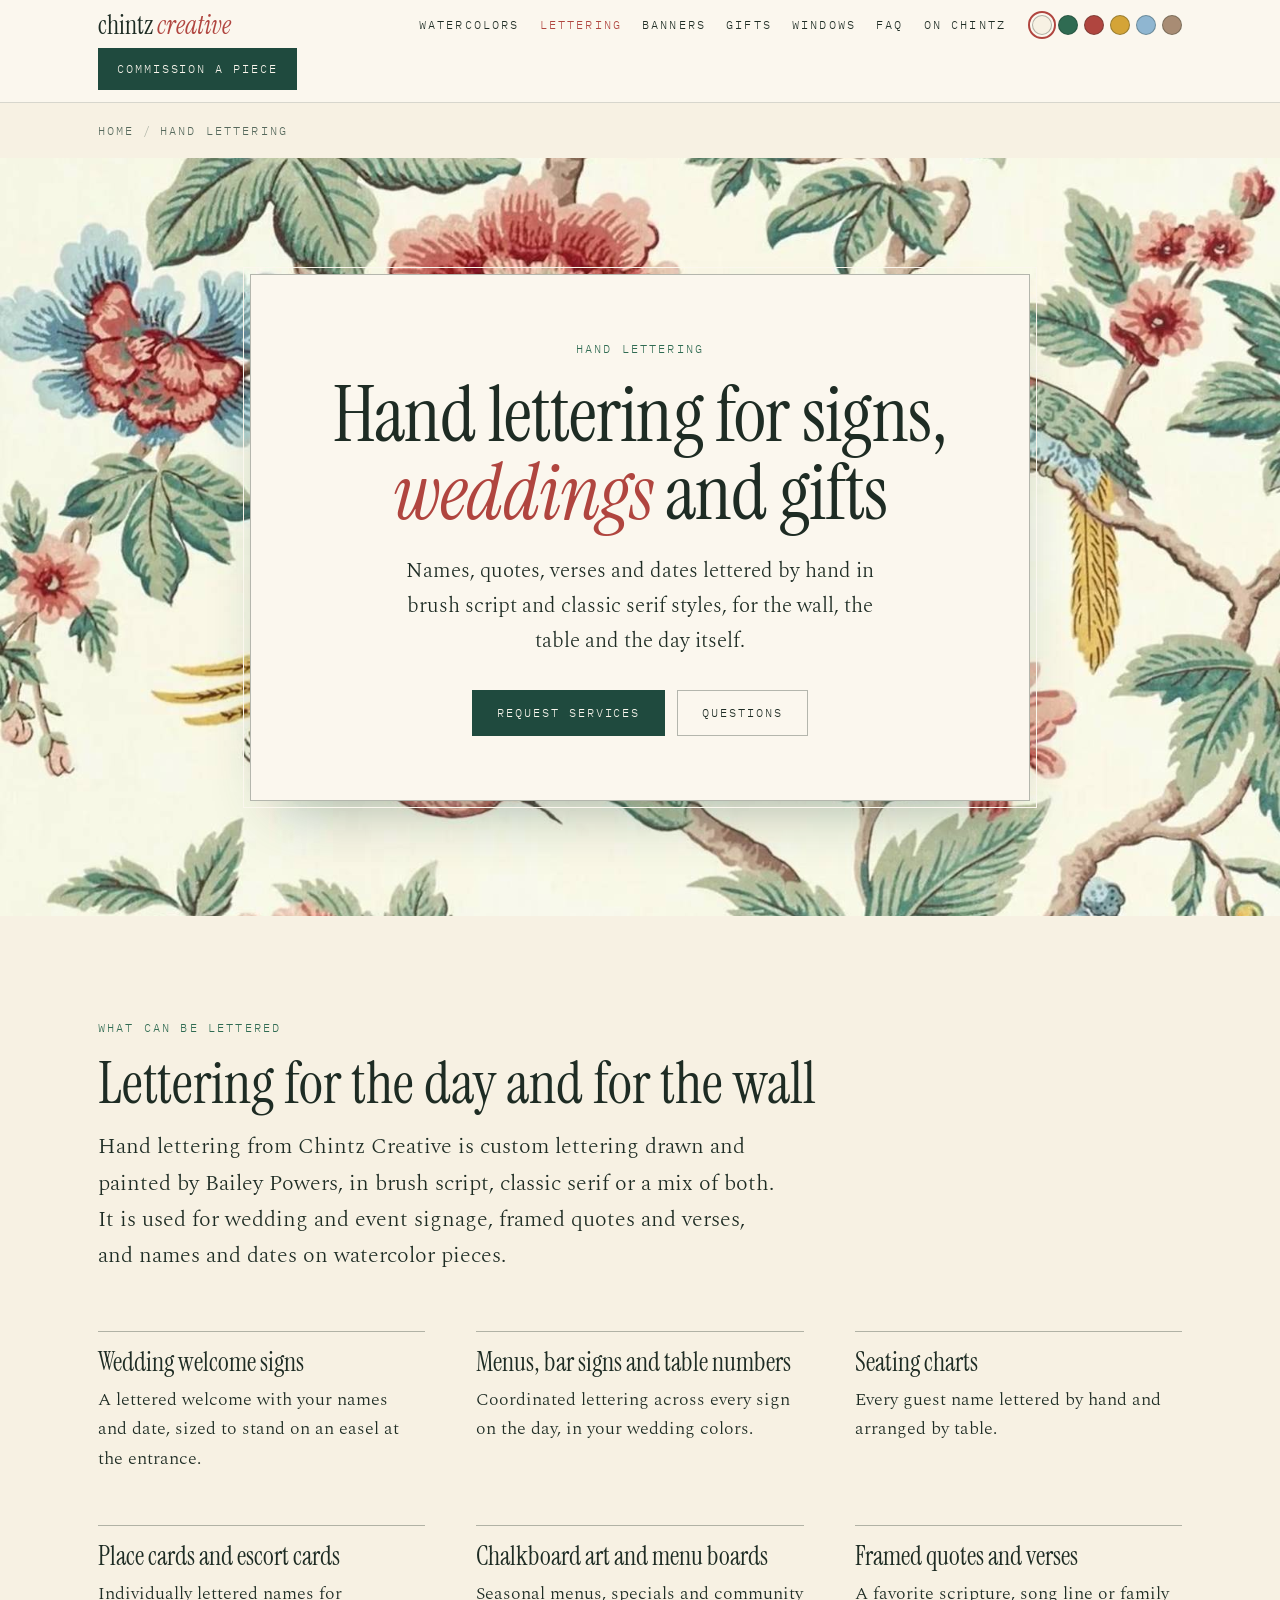
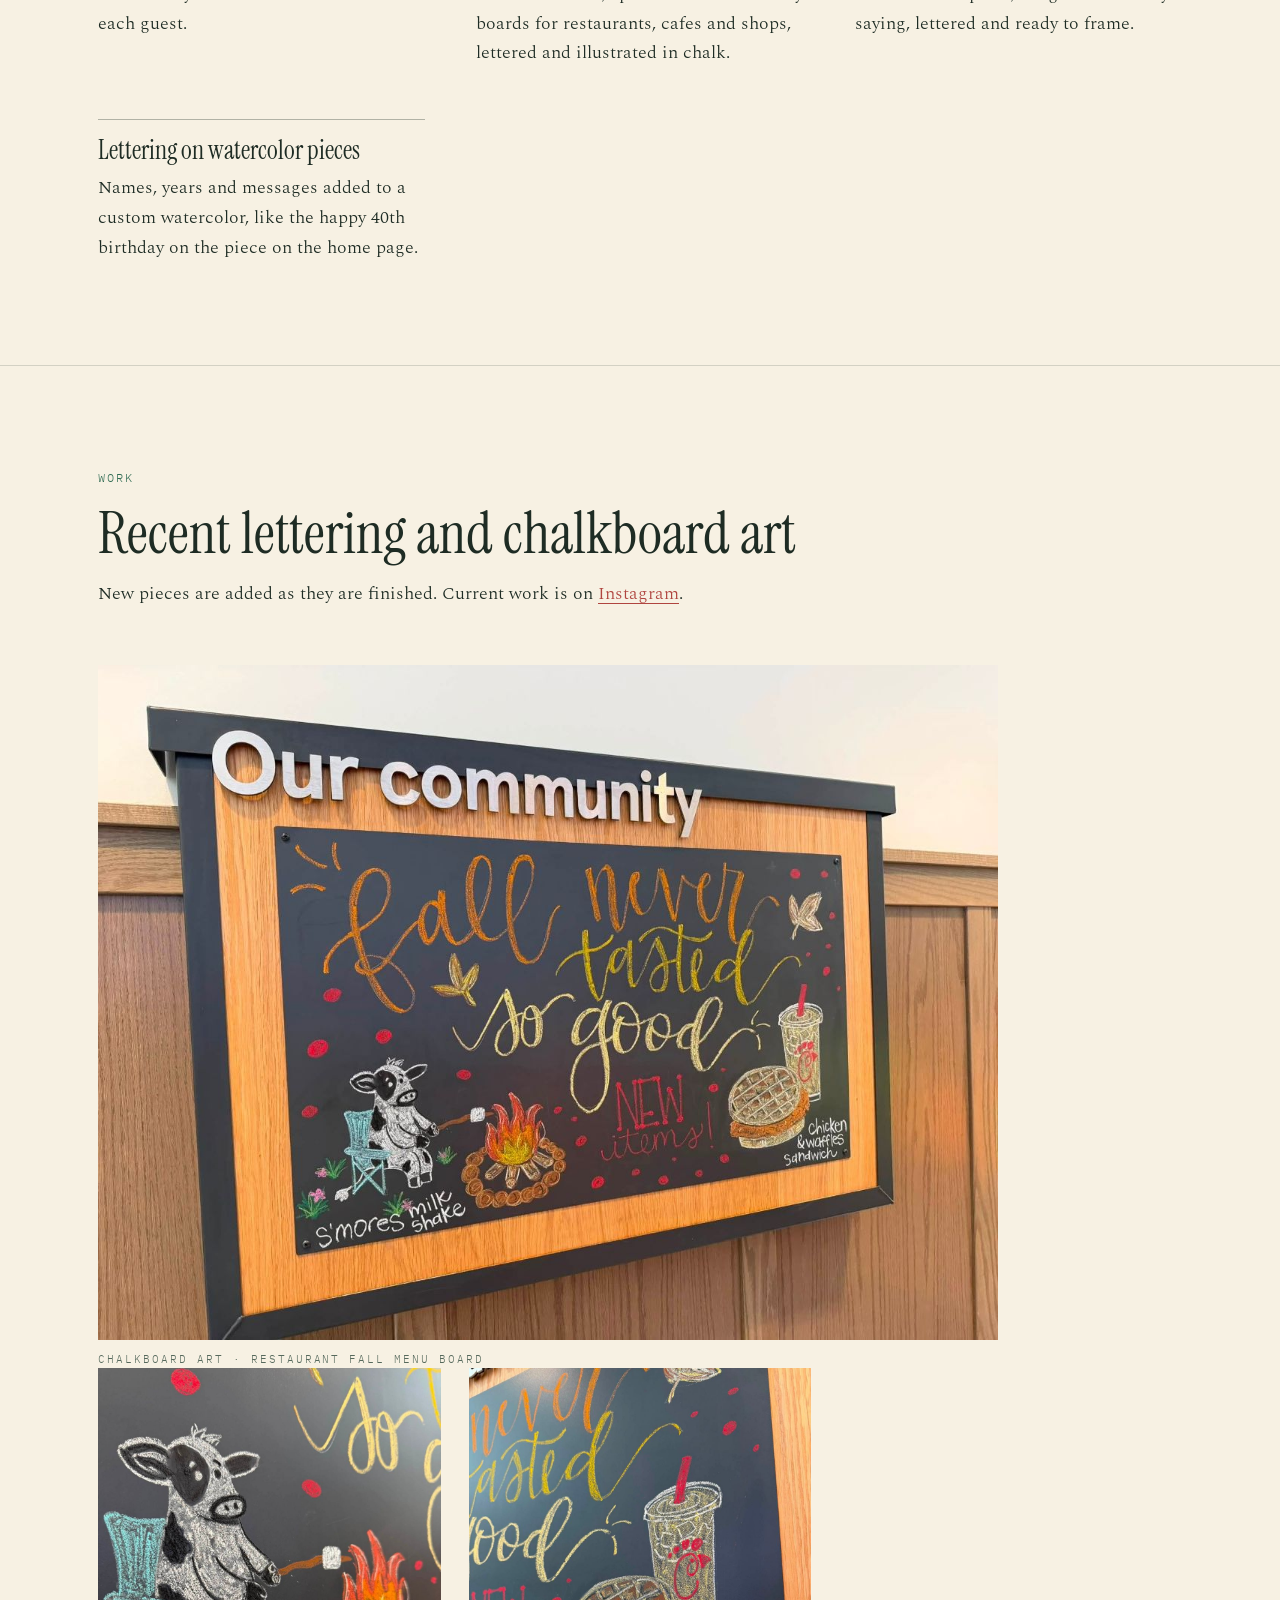
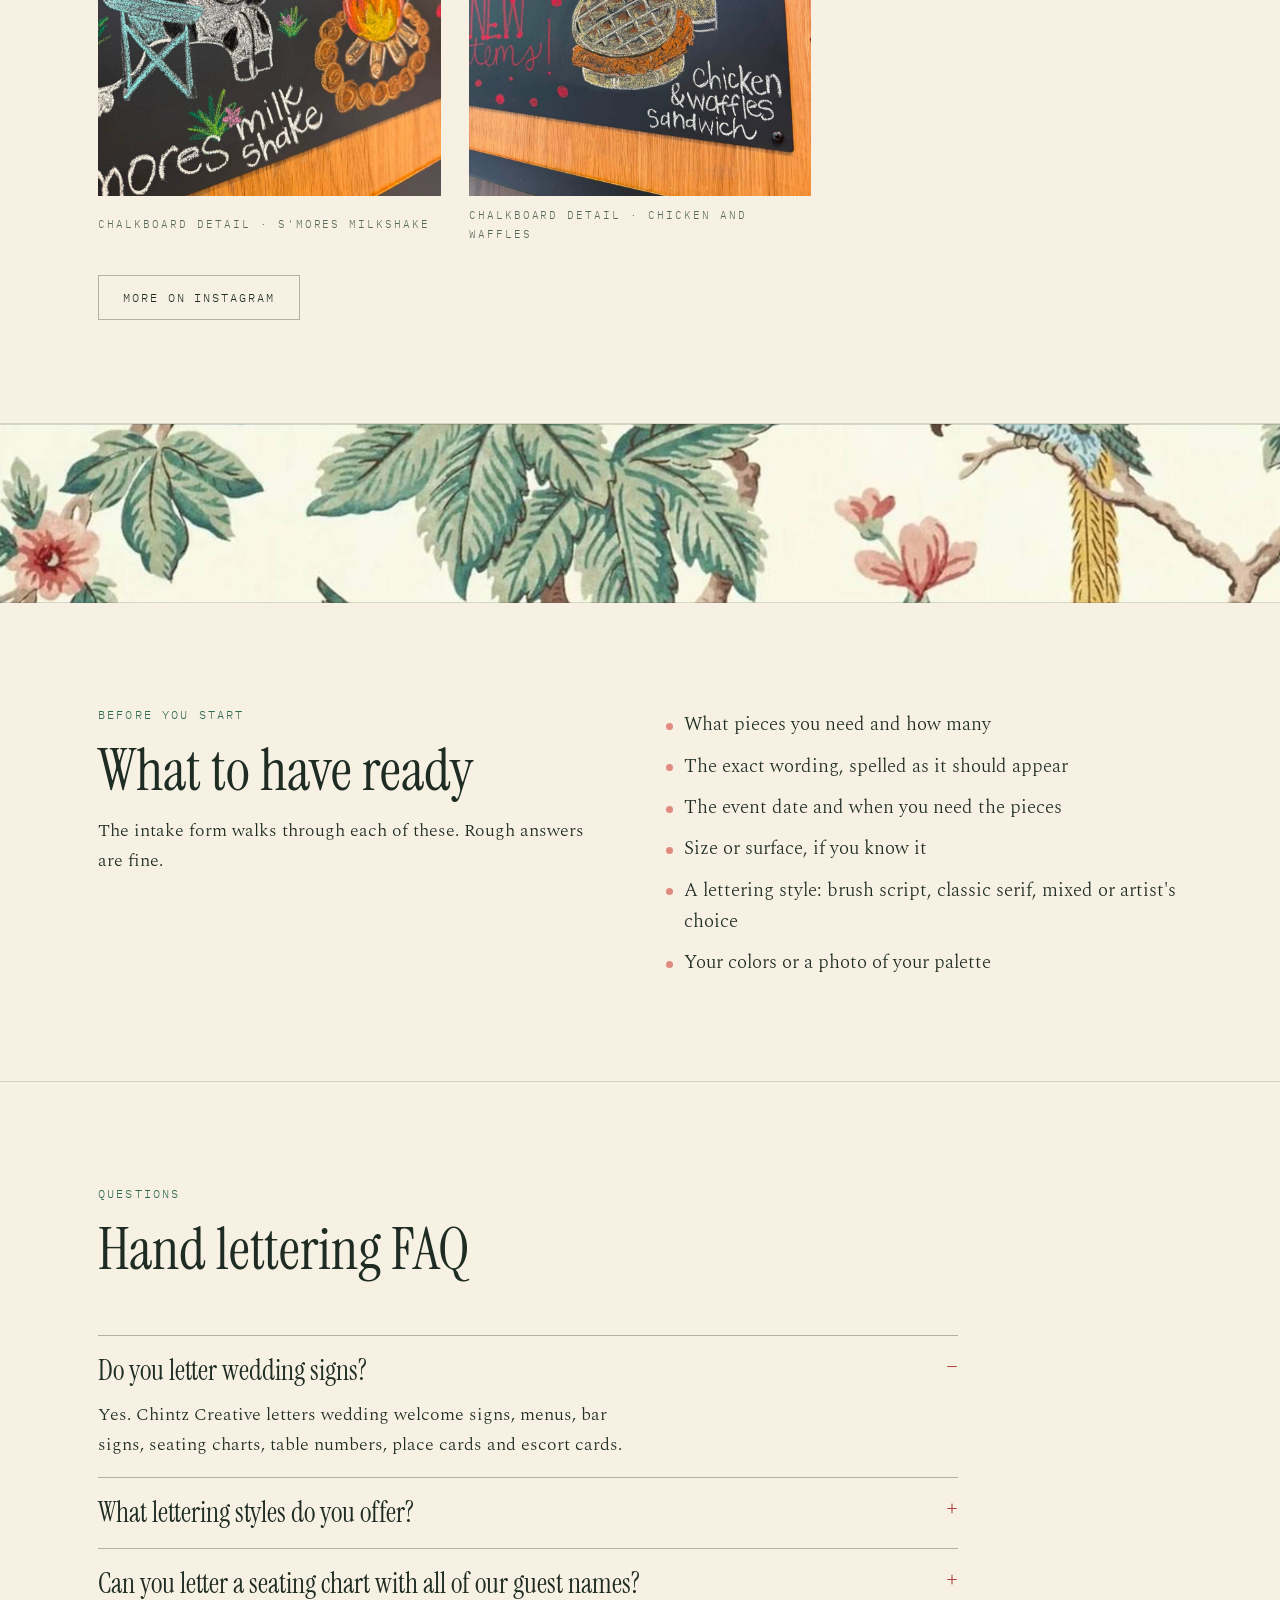
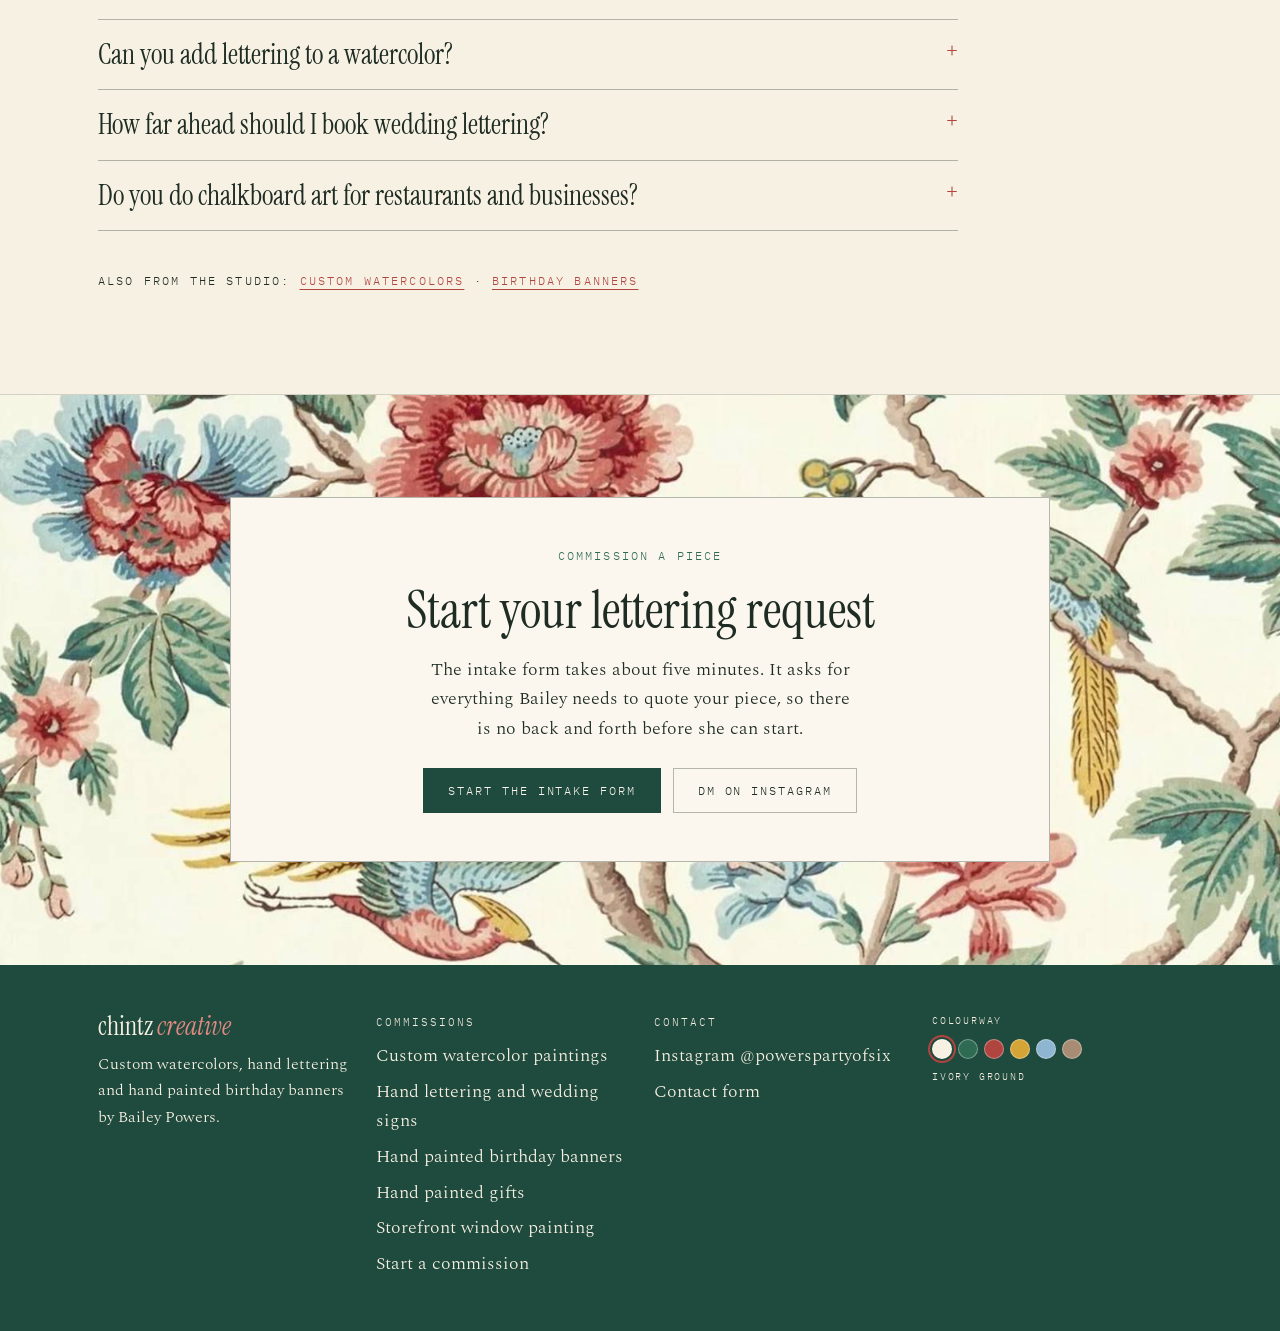
<file: hand-lettering.html>
<!DOCTYPE html>
<html lang="en">
<head>
<meta charset="utf-8">
<meta name="viewport" content="width=device-width, initial-scale=1">
<title>Hand Lettering, Chalkboard Art &amp; Wedding Signs | Chintz Creative</title>
<meta name="description" content="Custom hand lettering and chalkboard art by Bailey Powers: restaurant menu boards, wedding welcome signs, seating charts, place cards and framed quotes.">
<meta name="robots" content="index, follow, max-image-preview:large, max-snippet:-1">
<link rel="canonical" href="https://chintzcreative.com/hand-lettering">
<meta name="author" content="Bailey Powers">
<meta name="theme-color" content="#1F4A3E">
<link rel="icon" href="assets/favicon.svg" type="image/svg+xml">
<link rel="apple-touch-icon" href="assets/custom-watercolor-40th-birthday-crest.jpg">
<meta property="og:type" content="website">
<meta property="og:site_name" content="Chintz Creative">
<meta property="og:locale" content="en_US">
<meta property="og:title" content="Hand Lettering, Chalkboard Art &amp; Wedding Signs | Chintz Creative">
<meta property="og:description" content="Custom hand lettering and chalkboard art by Bailey Powers: restaurant menu boards, wedding welcome signs, seating charts, place cards and framed quotes.">
<meta property="og:url" content="https://chintzcreative.com/hand-lettering">
<meta property="og:image" content="https://chintzcreative.com/assets/custom-watercolor-40th-birthday-crest.jpg">
<meta property="og:image:alt" content="Framed custom 40th birthday watercolor with a hand lettered monogram crest by Chintz Creative">
<meta name="twitter:card" content="summary_large_image">
<meta name="twitter:title" content="Hand Lettering, Chalkboard Art &amp; Wedding Signs | Chintz Creative">
<meta name="twitter:description" content="Custom hand lettering and chalkboard art by Bailey Powers: restaurant menu boards, wedding welcome signs, seating charts, place cards and framed quotes.">
<meta name="twitter:image" content="https://chintzcreative.com/assets/custom-watercolor-40th-birthday-crest.jpg">
<link rel="preconnect" href="https://fonts.googleapis.com">
<link rel="preconnect" href="https://fonts.gstatic.com" crossorigin>
<link href="https://fonts.googleapis.com/css2?family=Instrument+Serif:ital@0;1&family=Spectral:ital,wght@0,300;0,400;0,500;1,300;1,400&family=IBM+Plex+Mono:wght@400;500&display=swap" rel="stylesheet">
<link rel="stylesheet" href="assets/site.css">
<script src="assets/theme.js"></script>
<script type="application/ld+json">
{
 "@context": "https://schema.org",
 "@graph": [
  {
   "@type": [
    "LocalBusiness",
    "ArtGallery"
   ],
   "@id": "https://chintzcreative.com/#business",
   "name": "Chintz Creative",
   "alternateName": "chintzcreative",
   "url": "https://chintzcreative.com/",
   "logo": "https://chintzcreative.com/assets/favicon.svg",
   "image": "https://chintzcreative.com/assets/custom-watercolor-40th-birthday-crest.jpg",
   "description": "Custom watercolor paintings, hand lettering and hand painted birthday banners by Bailey Powers.",
   "priceRange": "$",
   "founder": {
    "@id": "https://chintzcreative.com/#bailey"
   },
   "sameAs": [
    "https://www.instagram.com/powerspartyofsix/"
   ],
   "areaServed": {
    "@type": "Country",
    "name": "United States"
   },
   "knowsAbout": [
    "Watercolor painting",
    "Custom watercolor portraits",
    "Hand lettering",
    "Brush lettering",
    "Wedding signage",
    "Hand painted banners",
    "Birthday banners",
    "Chintz"
   ],
   "hasOfferCatalog": {
    "@type": "OfferCatalog",
    "name": "Commissions",
    "itemListElement": [
     {
      "@type": "Offer",
      "itemOffered": {
       "@id": "https://chintzcreative.com/custom-watercolor#service"
      }
     },
     {
      "@type": "Offer",
      "itemOffered": {
       "@id": "https://chintzcreative.com/hand-lettering#service"
      }
     },
     {
      "@type": "Offer",
      "itemOffered": {
       "@id": "https://chintzcreative.com/birthday-banners#service"
      }
     }
    ]
   },
   "potentialAction": {
    "@type": "OrderAction",
    "target": "https://chintzcreative.com/commission",
    "name": "Commission a piece"
   }
  },
  {
   "@type": "Person",
   "@id": "https://chintzcreative.com/#bailey",
   "name": "Bailey Powers",
   "jobTitle": "Watercolor artist and hand letterer",
   "worksFor": {
    "@id": "https://chintzcreative.com/#business"
   },
   "sameAs": [
    "https://www.instagram.com/powerspartyofsix/"
   ],
   "knowsAbout": [
    "Watercolor",
    "Hand lettering",
    "Interior design"
   ]
  },
  {
   "@type": "WebSite",
   "@id": "https://chintzcreative.com/#website",
   "url": "https://chintzcreative.com/",
   "name": "Chintz Creative",
   "inLanguage": "en-US",
   "publisher": {
    "@id": "https://chintzcreative.com/#business"
   }
  },
  {
   "@type": "Service",
   "@id": "https://chintzcreative.com/hand-lettering#service",
   "name": "Hand lettering",
   "serviceType": "Hand lettering",
   "description": "Hand lettering from Chintz Creative is custom lettering drawn and painted by Bailey Powers, in brush script, classic serif or a mix of both. It is used for wedding and event signage, framed quotes and verses, and names and dates on watercolor pieces.",
   "provider": {
    "@id": "https://chintzcreative.com/#business"
   },
   "areaServed": {
    "@type": "Country",
    "name": "United States"
   },
   "url": "https://chintzcreative.com/hand-lettering",
   "image": "https://chintzcreative.com/assets/custom-watercolor-40th-birthday-crest.jpg",
   "offers": {
    "@type": "Offer",
    "url": "https://chintzcreative.com/commission?type=lettering",
    "availability": "https://schema.org/InStock",
    "priceSpecification": {
     "@type": "PriceSpecification",
     "priceCurrency": "USD",
     "description": "Quoted per piece"
    }
   },
   "hasOfferCatalog": {
    "@type": "OfferCatalog",
    "name": "Hand lettering",
    "itemListElement": [
     {
      "@type": "Offer",
      "itemOffered": {
       "@type": "Service",
       "name": "Wedding welcome signs",
       "description": "A lettered welcome with your names and date, sized to stand on an easel at the entrance."
      }
     },
     {
      "@type": "Offer",
      "itemOffered": {
       "@type": "Service",
       "name": "Menus, bar signs and table numbers",
       "description": "Coordinated lettering across every sign on the day, in your wedding colors."
      }
     },
     {
      "@type": "Offer",
      "itemOffered": {
       "@type": "Service",
       "name": "Seating charts",
       "description": "Every guest name lettered by hand and arranged by table."
      }
     },
     {
      "@type": "Offer",
      "itemOffered": {
       "@type": "Service",
       "name": "Chalkboard art and menu boards",
       "description": "Hand lettered, illustrated chalkboards for restaurants, cafes, shops and events."
      }
     },
     {
      "@type": "Offer",
      "itemOffered": {
       "@type": "Service",
       "name": "Place cards and escort cards",
       "description": "Individually lettered names for each guest."
      }
     },
     {
      "@type": "Offer",
      "itemOffered": {
       "@type": "Service",
       "name": "Framed quotes and verses",
       "description": "A favorite scripture, song line or family saying, lettered and ready to frame."
      }
     },
     {
      "@type": "Offer",
      "itemOffered": {
       "@type": "Service",
       "name": "Lettering on watercolor pieces",
       "description": "Names, years and messages added to a custom watercolor, like the happy 40th birthday on the piece on the home page."
      }
     }
    ]
   }
  },
  {
   "@type": "BreadcrumbList",
   "@id": "https://chintzcreative.com/hand-lettering#crumbs",
   "itemListElement": [
    {
     "@type": "ListItem",
     "position": 1,
     "name": "Home",
     "item": "https://chintzcreative.com/"
    },
    {
     "@type": "ListItem",
     "position": 2,
     "name": "Hand lettering",
     "item": "https://chintzcreative.com/hand-lettering"
    }
   ]
  },
  {
   "@type": "FAQPage",
   "@id": "https://chintzcreative.com/hand-lettering#faq",
   "mainEntity": [
    {
     "@type": "Question",
     "name": "Do you letter wedding signs?",
     "acceptedAnswer": {
      "@type": "Answer",
      "text": "Yes. Chintz Creative letters wedding welcome signs, menus, bar signs, seating charts, table numbers, place cards and escort cards."
     }
    },
    {
     "@type": "Question",
     "name": "What lettering styles do you offer?",
     "acceptedAnswer": {
      "@type": "Answer",
      "text": "Brush script, classic serif, or a mix of the two. You can also choose artist's choice and Bailey will match the style to the piece."
     }
    },
    {
     "@type": "Question",
     "name": "Can you letter a seating chart with all of our guest names?",
     "acceptedAnswer": {
      "@type": "Answer",
      "text": "Yes. Send the final guest list by table on the intake form, or in a reply to Bailey's quote once it is ready."
     }
    },
    {
     "@type": "Question",
     "name": "Can you add lettering to a watercolor?",
     "acceptedAnswer": {
      "@type": "Answer",
      "text": "Yes. Names, dates and messages are often lettered directly onto custom watercolor pieces."
     }
    },
    {
     "@type": "Question",
     "name": "How far ahead should I book wedding lettering?",
     "acceptedAnswer": {
      "@type": "Answer",
      "text": "Book as soon as your date is set, and send final wording and guest names once they are confirmed."
     }
    },
    {
     "@type": "Question",
     "name": "Do you do chalkboard art for restaurants and businesses?",
     "acceptedAnswer": {
      "@type": "Answer",
      "text": "Yes. Chintz Creative letters and illustrates chalkboards for restaurants, cafes, shops and events, including seasonal menu boards, specials and community boards."
     }
    }
   ]
  },
  {
   "@type": "WebPage",
   "@id": "https://chintzcreative.com/hand-lettering#webpage",
   "url": "https://chintzcreative.com/hand-lettering",
   "name": "Hand lettering and wedding signs",
   "isPartOf": {
    "@id": "https://chintzcreative.com/#website"
   },
   "about": {
    "@id": "https://chintzcreative.com/hand-lettering#service"
   },
   "breadcrumb": {
    "@id": "https://chintzcreative.com/hand-lettering#crumbs"
   }
  },
  {
   "@type": "VisualArtwork",
   "@id": "https://chintzcreative.com/#art-chalkboard",
   "name": "Fall never tasted so good: restaurant chalkboard art",
   "artform": "Chalkboard art and hand lettering",
   "artMedium": "Chalk on chalkboard",
   "creator": {
    "@id": "https://chintzcreative.com/#bailey"
   },
   "image": "https://chintzcreative.com/assets/hand-lettered-chalkboard-art-restaurant-fall-menu.jpg",
   "description": "Hand lettered chalkboard menu art for a restaurant community board, with fall never tasted so good in brush script, an illustrated cow at a campfire for a s'mores milkshake, and a chicken and waffles sandwich."
  },
  {
   "@type": "VisualArtwork",
   "@id": "https://chintzcreative.com/#art-cow",
   "name": "Chalkboard detail: cow at a campfire",
   "artform": "Chalkboard art",
   "artMedium": "Chalk on chalkboard",
   "creator": {
    "@id": "https://chintzcreative.com/#bailey"
   },
   "image": "https://chintzcreative.com/assets/chalkboard-art-cow-campfire-smores-milkshake.jpg",
   "description": "Chalk illustration of a spotted cow in a camp chair roasting a marshmallow, lettered s'mores milkshake."
  },
  {
   "@type": "VisualArtwork",
   "@id": "https://chintzcreative.com/#art-chk",
   "name": "Chalkboard detail: chicken and waffles sandwich",
   "artform": "Chalkboard art and hand lettering",
   "artMedium": "Chalk on chalkboard",
   "creator": {
    "@id": "https://chintzcreative.com/#bailey"
   },
   "image": "https://chintzcreative.com/assets/chalkboard-art-chicken-and-waffles-sandwich-lettering.jpg",
   "description": "Chalk illustration of a chicken and waffles sandwich and iced drink with brush lettered new items."
  }
 ]
}
</script>
</head>
<body>
<a class="skip" href="#main">Skip to content</a>
<header class="top">
  <div class="wrap">
    <a class="brand" href="/" aria-label="Chintz Creative home">chintz <em>creative</em></a>
    <nav class="mono" aria-label="Main">
      <a href="/custom-watercolor">Watercolors</a>
      <a href="/hand-lettering" aria-current="page">Lettering</a>
      <a href="/birthday-banners">Banners</a>
      <a href="/hand-painted-gifts">Gifts</a>
      <a href="/window-painting">Windows</a>
      <a href="/#faq">FAQ</a>
      <a href="/#on-chintz">On chintz</a>
    </nav>
    <div class="dial" aria-label="Colourway"><div data-colourways></div></div>
    <a class="btn" href="/commission">Commission a piece</a>
  </div>
</header>
<main id="main">

<nav class="crumbs mono wrap" aria-label="Breadcrumb"><ol><li><a href="/">Home</a></li><li aria-current="page">Hand lettering</li></ol></nav>
<section class="hero pattern" style="margin-top:18px" aria-labelledby="hero-title"><div class="wrap"><div class="label">
  <p class="mono kicker">Hand lettering</p>
  <h1 id="hero-title">Hand lettering for signs, <em>weddings</em> and gifts</h1>
  <p class="lede">Names, quotes, verses and dates lettered by hand in brush script and classic serif styles, for the wall, the table and the day itself.</p>
  <div class="ctas"><a class="btn" href="/commission">Request services</a><a class="btn ghost" href="#faq">Questions</a></div>
</div></div></section>

<section class="block" aria-labelledby="what-title"><div class="wrap">
  <div class="head"><p class="mono kicker">What can be lettered</p><h2 id="what-title">Lettering for the day and for the wall</h2><p class="answer">Hand lettering from Chintz Creative is custom lettering drawn and painted by Bailey Powers, in brush script, classic serif or a mix of both. It is used for wedding and event signage, framed quotes and verses, and names and dates on watercolor pieces.</p></div>
  <div class="grid2"><article class="card"><h3>Wedding welcome signs</h3><p>A lettered welcome with your names and date, sized to stand on an easel at the entrance.</p></article><article class="card"><h3>Menus, bar signs and table numbers</h3><p>Coordinated lettering across every sign on the day, in your wedding colors.</p></article><article class="card"><h3>Seating charts</h3><p>Every guest name lettered by hand and arranged by table.</p></article><article class="card"><h3>Place cards and escort cards</h3><p>Individually lettered names for each guest.</p></article><article class="card"><h3>Chalkboard art and menu boards</h3><p>Seasonal menus, specials and community boards for restaurants, cafes and shops, lettered and illustrated in chalk.</p></article><article class="card"><h3>Framed quotes and verses</h3><p>A favorite scripture, song line or family saying, lettered and ready to frame.</p></article><article class="card"><h3>Lettering on watercolor pieces</h3><p>Names, years and messages added to a custom watercolor, like the happy 40th birthday on the piece on the home page.</p></article></div>
</div></section>

<section class="block" aria-labelledby="work-title"><div class="wrap">
  <div class="head"><p class="mono kicker">Work</p><h2 id="work-title">Recent lettering and chalkboard art</h2><p>New pieces are added as they are finished. Current work is on <a href="https://www.instagram.com/powerspartyofsix/" target="_blank" rel="noopener">Instagram</a>.</p></div>
  <div class="gallery" style="grid-template-columns:minmax(0,1fr)"><figure style="margin:0;display:grid;gap:10px;max-width:900px"><img src="assets/hand-lettered-chalkboard-art-restaurant-fall-menu.jpg" width="1200" height="900" loading="lazy" alt="Hand lettered chalkboard art for a restaurant community board: fall never tasted so good in orange and gold brush script, a cow roasting a marshmallow over a campfire for a s'mores milkshake, and a chicken and waffles sandwich" style="width:100%;aspect-ratio:4/3;object-fit:cover"><figcaption class="mono" style="color:var(--muted);font-size:11px">Chalkboard art · restaurant fall menu board</figcaption></figure></div>
  <div class="gallery" style="grid-template-columns:repeat(auto-fill,minmax(260px,1fr));gap:clamp(16px,2.5vw,28px)"><figure style="margin:0;display:grid;gap:10px"><img src="assets/chalkboard-art-cow-campfire-smores-milkshake.jpg" width="1000" height="1333" loading="lazy" alt="Chalkboard art detail: a spotted cow in a teal camp chair roasting a marshmallow over a campfire, lettered s'mores milkshake" style="width:100%;aspect-ratio:4/5;object-fit:cover"><figcaption class="mono" style="color:var(--muted);font-size:11px">Chalkboard detail · s'mores milkshake</figcaption></figure><figure style="margin:0;display:grid;gap:10px"><img src="assets/chalkboard-art-chicken-and-waffles-sandwich-lettering.jpg" width="1000" height="1333" loading="lazy" alt="Chalkboard art detail: a chicken and waffles sandwich and iced drink drawn in chalk beside brush lettering reading new items" style="width:100%;aspect-ratio:4/5;object-fit:cover"><figcaption class="mono" style="color:var(--muted);font-size:11px">Chalkboard detail · chicken and waffles</figcaption></figure></div>
  <div class="ctas"><a class="btn ghost" href="https://www.instagram.com/powerspartyofsix/" target="_blank" rel="noopener">More on Instagram</a></div>
</div></section>

<div class="band pattern" role="presentation"></div>

<section class="block" aria-labelledby="send-title"><div class="wrap">
  <div class="grid2" style="align-items:start">
    <div class="head" style="margin:0"><p class="mono kicker">Before you start</p><h2 id="send-title">What to have ready</h2><p>The intake form walks through each of these. Rough answers are fine.</p></div>
    <ul class="dots" style="font-size:19px;gap:10px"><li>What pieces you need and how many</li><li>The exact wording, spelled as it should appear</li><li>The event date and when you need the pieces</li><li>Size or surface, if you know it</li><li>A lettering style: brush script, classic serif, mixed or artist's choice</li><li>Your colors or a photo of your palette</li></ul>
  </div>
</div></section>

<section id="faq" class="block" aria-labelledby="faq-title"><div class="wrap">
  <div class="head"><p class="mono kicker">Questions</p><h2 id="faq-title">Hand lettering FAQ</h2></div>
  <div class="faq"><details open><summary>Do you letter wedding signs?</summary><p>Yes. Chintz Creative letters wedding welcome signs, menus, bar signs, seating charts, table numbers, place cards and escort cards.</p></details>
<details><summary>What lettering styles do you offer?</summary><p>Brush script, classic serif, or a mix of the two. You can also choose artist's choice and Bailey will match the style to the piece.</p></details>
<details><summary>Can you letter a seating chart with all of our guest names?</summary><p>Yes. Send the final guest list by table on the intake form, or in a reply to Bailey's quote once it is ready.</p></details>
<details><summary>Can you add lettering to a watercolor?</summary><p>Yes. Names, dates and messages are often lettered directly onto custom watercolor pieces.</p></details>
<details><summary>How far ahead should I book wedding lettering?</summary><p>Book as soon as your date is set, and send final wording and guest names once they are confirmed.</p></details>
<details><summary>Do you do chalkboard art for restaurants and businesses?</summary><p>Yes. Chintz Creative letters and illustrates chalkboards for restaurants, cafes, shops and events, including seasonal menu boards, specials and community boards.</p></details></div>
  <p style="margin-top:40px" class="mono">Also from the studio: <a href="/custom-watercolor">Custom watercolors</a> · <a href="/birthday-banners">Birthday banners</a></p>
</div></section>
<section class="block pattern" style="border-bottom:none"><div class="wrap"><div class="panel" style="margin:0 auto;text-align:center;justify-items:center">
<p class="mono kicker">Commission a piece</p><h2>Start your lettering request</h2><p style="max-width:48ch">The intake form takes about five minutes. It asks for everything Bailey needs to quote your piece, so there is no back and forth before she can start.</p>
<div class="ctas" style="margin-top:6px;justify-content:center"><a class="btn" href="/commission?type=lettering">Start the intake form</a><a class="btn ghost" href="https://www.instagram.com/powerspartyofsix/" target="_blank" rel="noopener">DM on Instagram</a></div></div></div></section>
</main>
<footer>
  <div class="wrap">
    <div style="display:grid;gap:12px;align-content:start">
      <a class="brand" href="/">chintz <em>creative</em></a>
      <p style="font-size:16px;max-width:32ch">Custom watercolors, hand lettering and hand painted birthday banners by Bailey Powers.</p>
    </div>
    <div>
      <p class="mono">Commissions</p>
      <ul>
        <li><a href="/custom-watercolor">Custom watercolor paintings</a></li>
        <li><a href="/hand-lettering">Hand lettering and wedding signs</a></li>
        <li><a href="/birthday-banners">Hand painted birthday banners</a></li>
        <li><a href="/hand-painted-gifts">Hand painted gifts</a></li>
        <li><a href="/window-painting">Storefront window painting</a></li>
        <li><a href="/commission">Start a commission</a></li>
      </ul>
    </div>
    <div>
      <p class="mono">Contact</p>
      <ul>
        <li><a href="https://www.instagram.com/powerspartyofsix/" target="_blank" rel="noopener">Instagram @powerspartyofsix</a></li>
        <li><a href="/commission">Contact form</a></li>
      </ul>
    </div>
    <div class="dial" style="flex-direction:column;align-items:flex-start;gap:10px">
      <p class="mono">Colourway</p>
      <div data-colourways></div>
      <p class="mono" data-colourway-name>Ivory ground</p>
    </div>
  </div>
</footer>
</body>
</html>
</file>
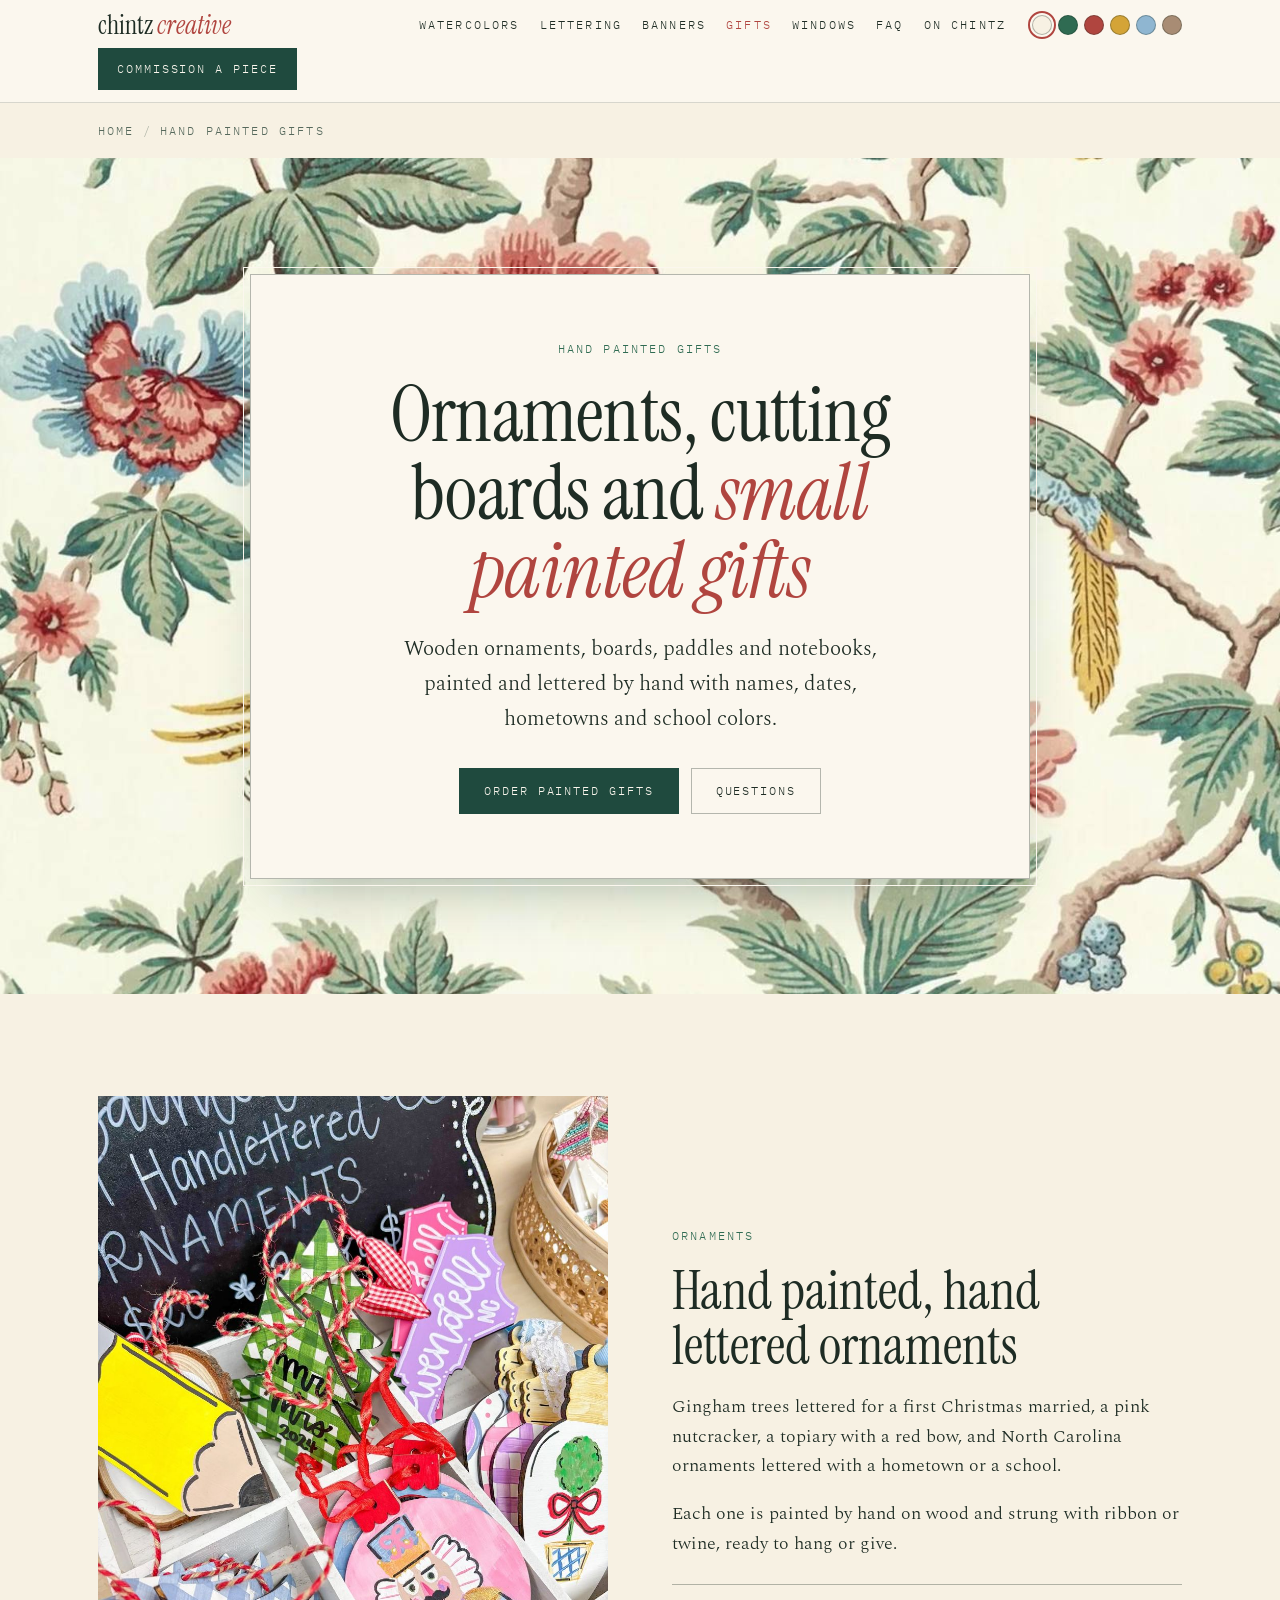
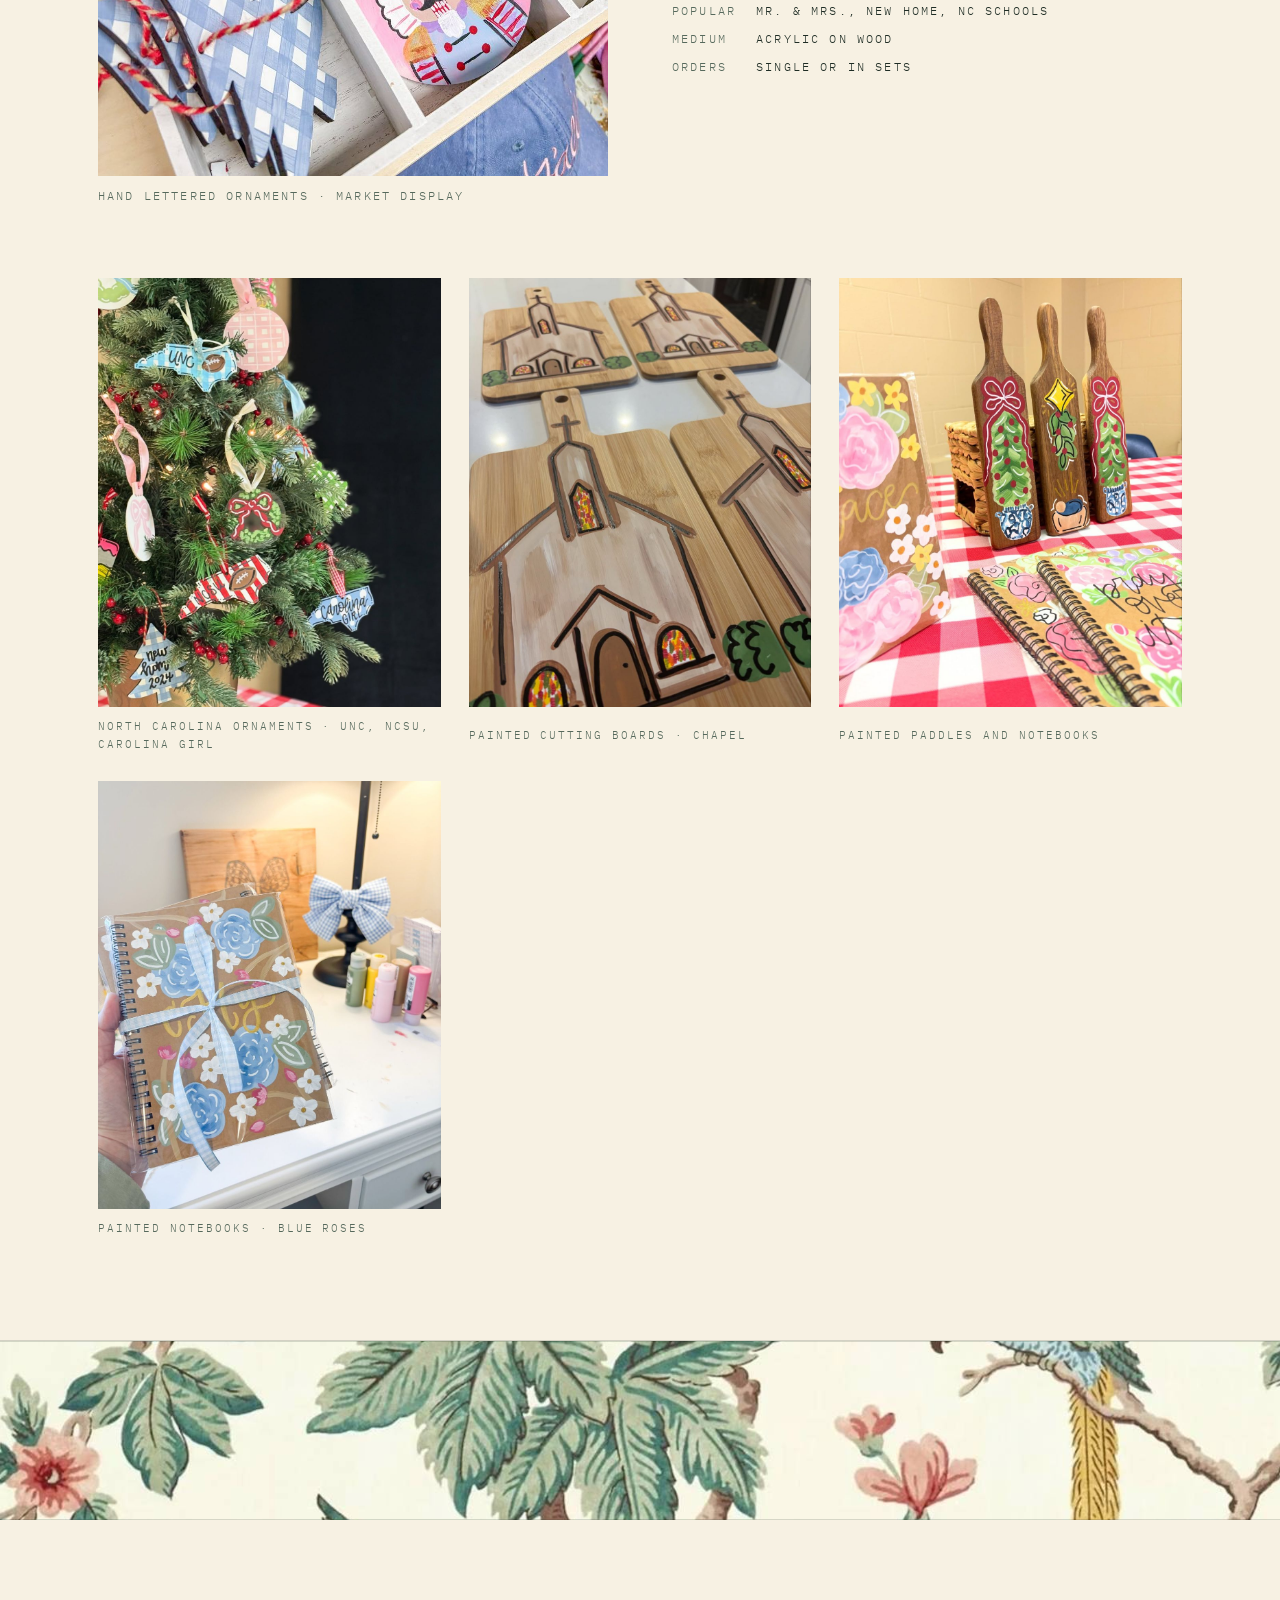
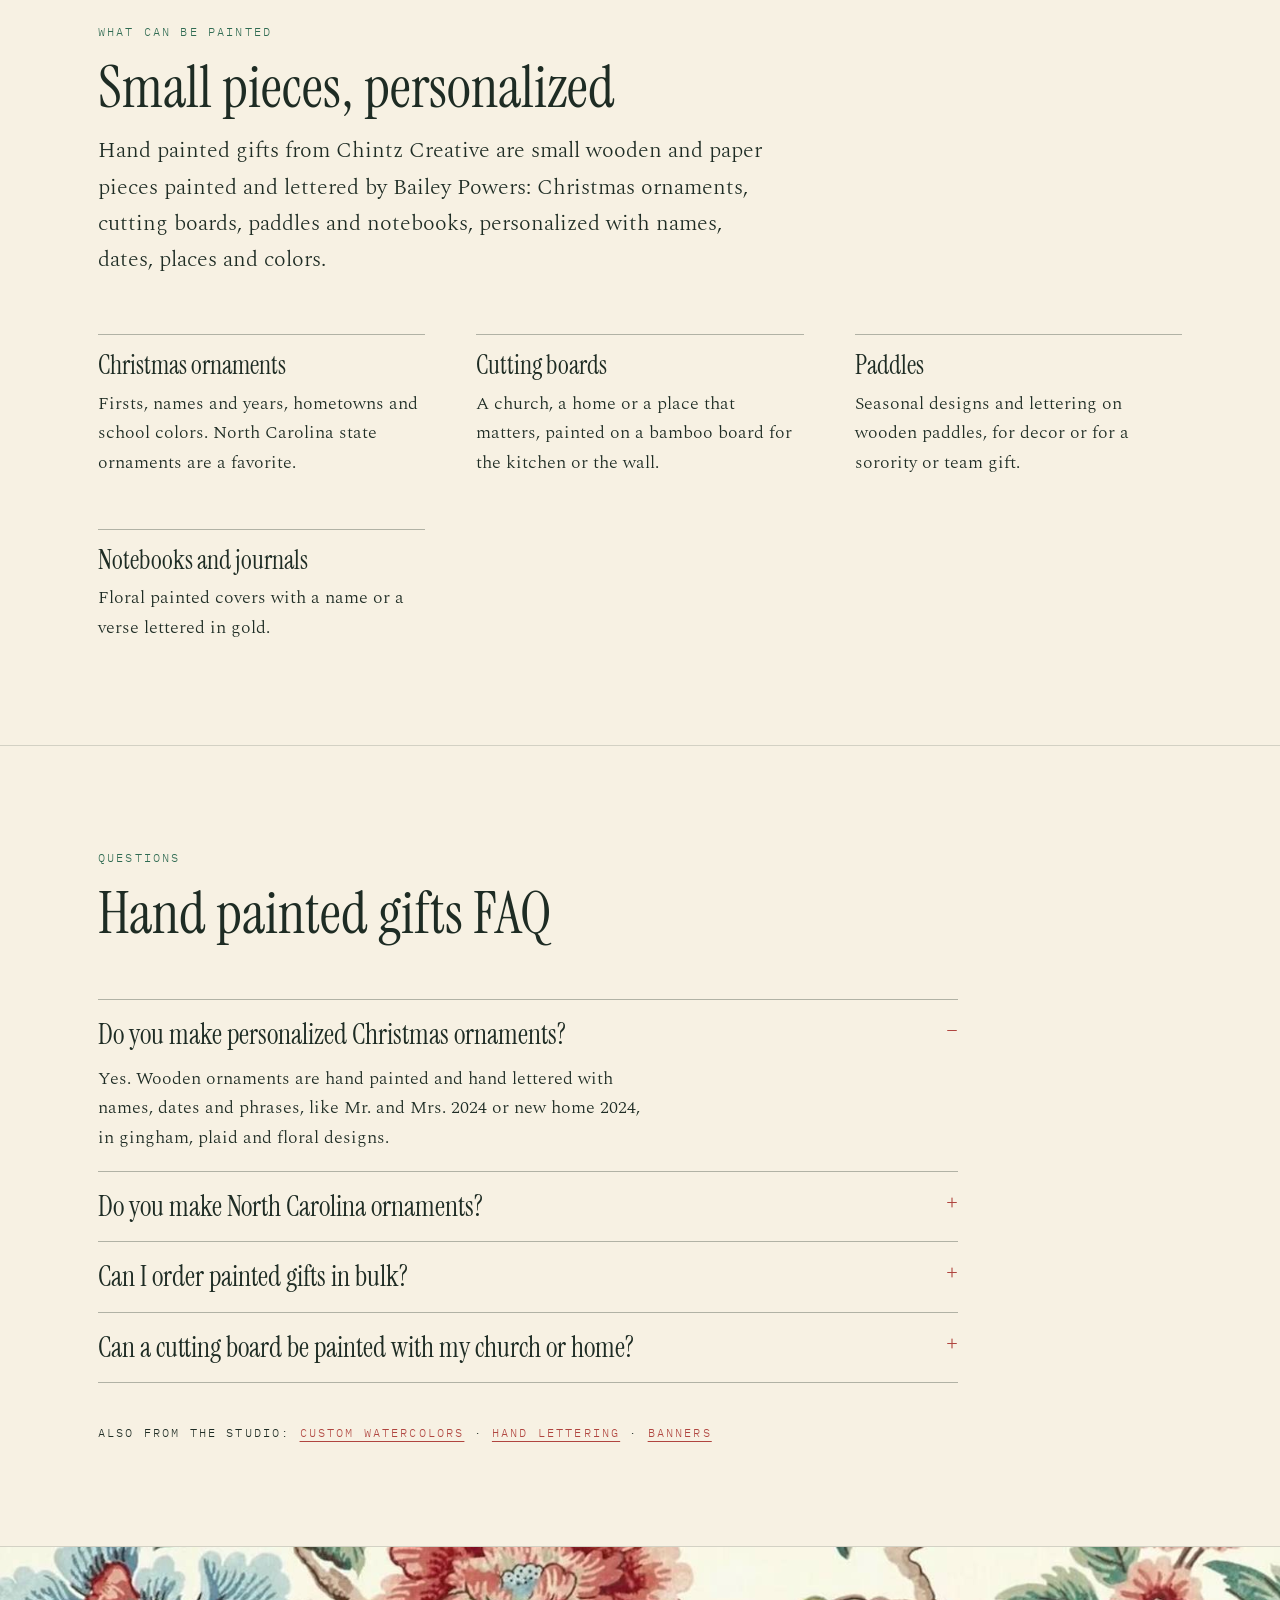
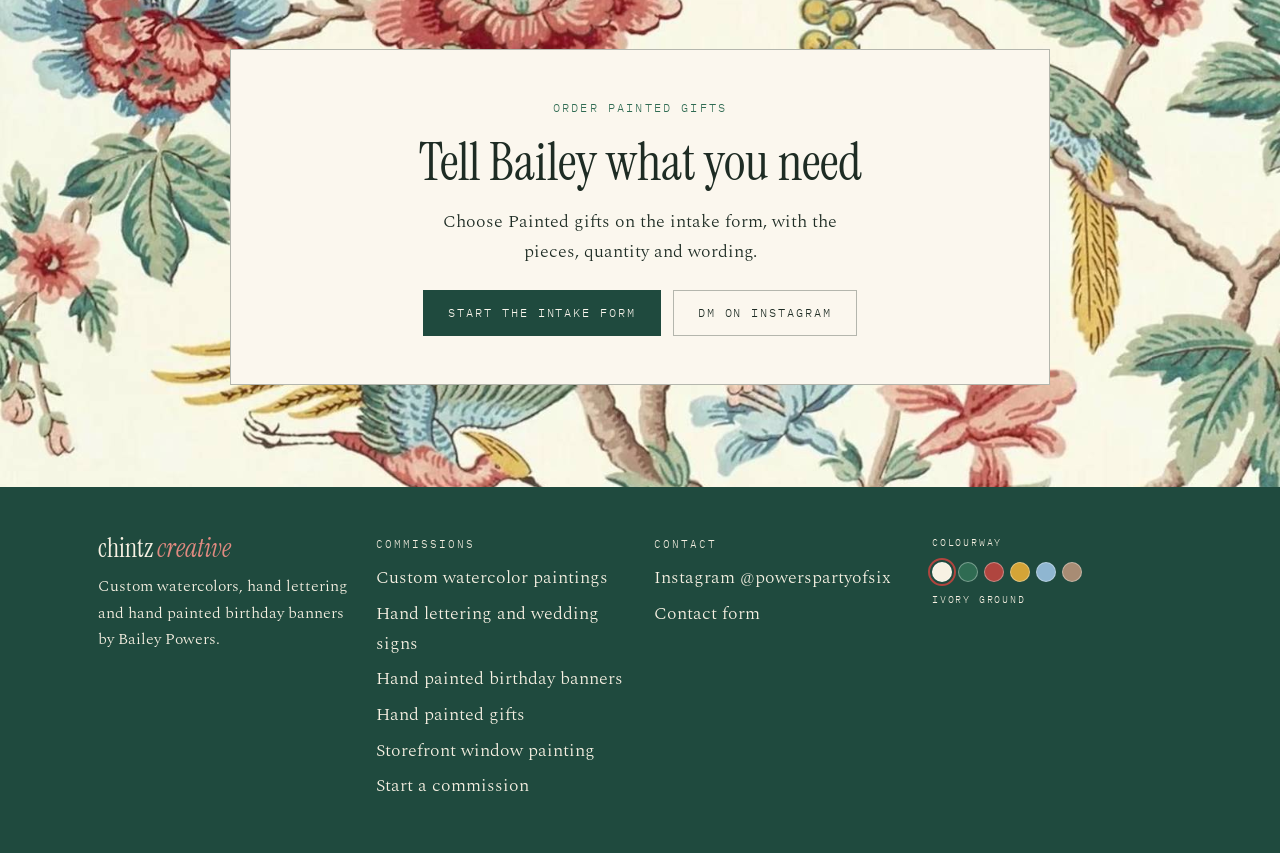
<file: hand-painted-gifts.html>
<!DOCTYPE html>
<html lang="en">
<head>
<meta charset="utf-8">
<meta name="viewport" content="width=device-width, initial-scale=1">
<title>Hand Painted Ornaments, Cutting Boards &amp; Gifts | Chintz Creative</title>
<meta name="description" content="Hand painted, hand lettered gifts by Bailey Powers: personalized Christmas ornaments, North Carolina ornaments, cutting boards, paddles and notebooks.">
<meta name="robots" content="index, follow, max-image-preview:large, max-snippet:-1">
<link rel="canonical" href="https://chintzcreative.com/hand-painted-gifts">
<meta name="author" content="Bailey Powers">
<meta name="theme-color" content="#1F4A3E">
<link rel="icon" href="assets/favicon.svg" type="image/svg+xml">
<link rel="apple-touch-icon" href="assets/custom-watercolor-40th-birthday-crest.jpg">
<meta property="og:type" content="website">
<meta property="og:site_name" content="Chintz Creative">
<meta property="og:locale" content="en_US">
<meta property="og:title" content="Hand Painted Ornaments, Cutting Boards &amp; Gifts | Chintz Creative">
<meta property="og:description" content="Hand painted, hand lettered gifts by Bailey Powers: personalized Christmas ornaments, North Carolina ornaments, cutting boards, paddles and notebooks.">
<meta property="og:url" content="https://chintzcreative.com/hand-painted-gifts">
<meta property="og:image" content="https://chintzcreative.com/assets/hand-painted-hand-lettered-christmas-ornaments.jpg">
<meta property="og:image:alt" content="Hand painted and hand lettered Christmas ornaments by Chintz Creative">
<meta name="twitter:card" content="summary_large_image">
<meta name="twitter:title" content="Hand Painted Ornaments, Cutting Boards &amp; Gifts | Chintz Creative">
<meta name="twitter:description" content="Hand painted, hand lettered gifts by Bailey Powers: personalized Christmas ornaments, North Carolina ornaments, cutting boards, paddles and notebooks.">
<meta name="twitter:image" content="https://chintzcreative.com/assets/hand-painted-hand-lettered-christmas-ornaments.jpg">
<link rel="preconnect" href="https://fonts.googleapis.com">
<link rel="preconnect" href="https://fonts.gstatic.com" crossorigin>
<link href="https://fonts.googleapis.com/css2?family=Instrument+Serif:ital@0;1&family=Spectral:ital,wght@0,300;0,400;0,500;1,300;1,400&family=IBM+Plex+Mono:wght@400;500&display=swap" rel="stylesheet">
<link rel="stylesheet" href="assets/site.css">
<script src="assets/theme.js"></script>
<script type="application/ld+json">
{
 "@context": "https://schema.org",
 "@graph": [
  {
   "@type": "Service",
   "@id": "https://chintzcreative.com/hand-painted-gifts#service",
   "name": "Hand painted gifts",
   "serviceType": "Hand painted personalized gifts",
   "description": "Hand painted and hand lettered ornaments, cutting boards, paddles and notebooks, personalized to order.",
   "provider": {
    "@id": "https://chintzcreative.com/#business"
   },
   "areaServed": {
    "@type": "Country",
    "name": "United States"
   },
   "url": "https://chintzcreative.com/hand-painted-gifts",
   "image": "https://chintzcreative.com/assets/hand-painted-hand-lettered-christmas-ornaments.jpg"
  },
  {
   "@type": "BreadcrumbList",
   "@id": "https://chintzcreative.com/hand-painted-gifts#crumbs",
   "itemListElement": [
    {
     "@type": "ListItem",
     "position": 1,
     "name": "Home",
     "item": "https://chintzcreative.com/"
    },
    {
     "@type": "ListItem",
     "position": 2,
     "name": "Hand painted gifts",
     "item": "https://chintzcreative.com/hand-painted-gifts"
    }
   ]
  },
  {
   "@type": "FAQPage",
   "@id": "https://chintzcreative.com/hand-painted-gifts#faq",
   "mainEntity": [
    {
     "@type": "Question",
     "name": "Do you make personalized Christmas ornaments?",
     "acceptedAnswer": {
      "@type": "Answer",
      "text": "Yes. Wooden ornaments are hand painted and hand lettered with names, dates and phrases, like Mr. and Mrs. 2024 or new home 2024, in gingham, plaid and floral designs."
     }
    },
    {
     "@type": "Question",
     "name": "Do you make North Carolina ornaments?",
     "acceptedAnswer": {
      "@type": "Answer",
      "text": "Yes. North Carolina state ornaments can be painted in school colors and lettered with UNC, NCSU, a hometown like Wendell NC, or Carolina girl."
     }
    },
    {
     "@type": "Question",
     "name": "Can I order painted gifts in bulk?",
     "acceptedAnswer": {
      "@type": "Answer",
      "text": "Yes. Ornaments, cutting boards, paddles and notebooks can be ordered in sets for teachers, bridesmaids, churches, teams and events. Put the quantity on the intake form."
     }
    },
    {
     "@type": "Question",
     "name": "Can a cutting board be painted with my church or home?",
     "acceptedAnswer": {
      "@type": "Answer",
      "text": "Yes. Cutting boards can be painted with a church, a house or another meaningful place. Send a photo with the intake form."
     }
    }
   ]
  },
  {
   "@type": "WebPage",
   "@id": "https://chintzcreative.com/hand-painted-gifts#webpage",
   "url": "https://chintzcreative.com/hand-painted-gifts",
   "name": "Hand painted ornaments, cutting boards and gifts",
   "isPartOf": {
    "@id": "https://chintzcreative.com/#website"
   },
   "about": {
    "@id": "https://chintzcreative.com/hand-painted-gifts#service"
   },
   "breadcrumb": {
    "@id": "https://chintzcreative.com/hand-painted-gifts#crumbs"
   },
   "primaryImageOfPage": "https://chintzcreative.com/assets/hand-painted-hand-lettered-christmas-ornaments.jpg"
  },
  {
   "@type": "ImageObject",
   "contentUrl": "https://chintzcreative.com/assets/hand-painted-hand-lettered-christmas-ornaments.jpg",
   "description": "Hand painted and hand lettered wooden Christmas ornaments: gingham trees lettered Mr. and Mrs. 2024, a pink nutcracker, a Wendell NC state ornament, a topiary and a pencil",
   "creator": {
    "@id": "https://chintzcreative.com/#bailey"
   }
  },
  {
   "@type": "ImageObject",
   "contentUrl": "https://chintzcreative.com/assets/hand-painted-north-carolina-ornaments-unc-ncsu.jpg",
   "description": "Hand painted North Carolina ornaments on a Christmas tree lettered UNC, NCSU and Carolina girl, with gingham, bow and wreath ornaments and a new home 2024 tree",
   "creator": {
    "@id": "https://chintzcreative.com/#bailey"
   }
  },
  {
   "@type": "ImageObject",
   "contentUrl": "https://chintzcreative.com/assets/hand-painted-church-cutting-boards.jpg",
   "description": "Four bamboo cutting boards hand painted with a white chapel, a cross on the steeple, stained glass windows and green shrubs",
   "creator": {
    "@id": "https://chintzcreative.com/#bailey"
   }
  },
  {
   "@type": "ImageObject",
   "contentUrl": "https://chintzcreative.com/assets/hand-painted-wooden-paddles-christmas-topiary.jpg",
   "description": "Hand painted wooden paddles with Christmas topiaries in blue and white chinoiserie pots and red bows, beside floral painted notebooks",
   "creator": {
    "@id": "https://chintzcreative.com/#bailey"
   }
  },
  {
   "@type": "ImageObject",
   "contentUrl": "https://chintzcreative.com/assets/hand-painted-floral-notebooks-gift.jpg",
   "description": "Hand painted kraft notebooks with blue roses, white blossoms and gold lettering, tied with blue gingham ribbon",
   "creator": {
    "@id": "https://chintzcreative.com/#bailey"
   }
  },
  {
   "@id": "https://chintzcreative.com/#business"
  }
 ]
}
</script>
</head>
<body>
<a class="skip" href="#main">Skip to content</a>
<header class="top">
  <div class="wrap">
    <a class="brand" href="/" aria-label="Chintz Creative home">chintz <em>creative</em></a>
    <nav class="mono" aria-label="Main">
      <a href="/custom-watercolor">Watercolors</a>
      <a href="/hand-lettering">Lettering</a>
      <a href="/birthday-banners">Banners</a>
      <a href="/hand-painted-gifts" aria-current="page">Gifts</a>
      <a href="/window-painting">Windows</a>
      <a href="/#faq">FAQ</a>
      <a href="/#on-chintz">On chintz</a>
    </nav>
    <div class="dial" aria-label="Colourway"><div data-colourways></div></div>
    <a class="btn" href="/commission">Commission a piece</a>
  </div>
</header>
<main id="main">
<nav class="crumbs mono wrap" aria-label="Breadcrumb"><ol><li><a href="/">Home</a></li><li aria-current="page">Hand painted gifts</li></ol></nav>
<section class="hero pattern" style="margin-top:18px" aria-labelledby="hero-title"><div class="wrap"><div class="label">
  <p class="mono kicker">Hand painted gifts</p>
  <h1 id="hero-title">Ornaments, cutting boards and <em>small painted gifts</em></h1>
  <p class="lede">Wooden ornaments, boards, paddles and notebooks, painted and lettered by hand with names, dates, hometowns and school colors.</p>
  <div class="ctas"><a class="btn" href="/commission?type=gifts">Order painted gifts</a><a class="btn ghost" href="#faq">Questions</a></div>
</div></div></section>

<section class="block" aria-labelledby="work-title"><div class="wrap">
  <div class="feature">
    <figure><img src="assets/hand-painted-hand-lettered-christmas-ornaments.jpg" width="1000" height="1332" fetchpriority="high" alt="Hand painted and hand lettered wooden Christmas ornaments: gingham trees lettered Mr. and Mrs. 2024, a pink nutcracker, a Wendell NC state ornament, a topiary and a pencil"><figcaption class="mono">Hand lettered ornaments · market display</figcaption></figure>
    <div class="copy"><p class="mono kicker">Ornaments</p><h2 id="work-title">Hand painted, hand lettered ornaments</h2>
      <p>Gingham trees lettered for a first Christmas married, a pink nutcracker, a topiary with a red bow, and North Carolina ornaments lettered with a hometown or a school.</p>
      <p>Each one is painted by hand on wood and strung with ribbon or twine, ready to hang or give.</p>
      <dl class="spec mono"><dt>Popular</dt><dd>Mr. &amp; Mrs., new home, NC schools</dd><dt>Medium</dt><dd>Acrylic on wood</dd><dt>Orders</dt><dd>Single or in sets</dd></dl></div>
  </div>
  <div class="gallery" style="grid-template-columns:repeat(auto-fill,minmax(260px,1fr));gap:clamp(16px,2.5vw,28px);margin-top:clamp(40px,6vw,72px)"><figure style="margin:0;display:grid;gap:10px"><img src="assets/hand-painted-north-carolina-ornaments-unc-ncsu.jpg" width="1000" height="1332" loading="lazy" alt="Hand painted North Carolina ornaments on a Christmas tree lettered UNC, NCSU and Carolina girl, with gingham, bow and wreath ornaments and a new home 2024 tree" style="width:100%;aspect-ratio:4/5;object-fit:cover"><figcaption class="mono" style="color:var(--muted);font-size:11px">North Carolina ornaments · UNC, NCSU, Carolina girl</figcaption></figure><figure style="margin:0;display:grid;gap:10px"><img src="assets/hand-painted-church-cutting-boards.jpg" width="1000" height="1332" loading="lazy" alt="Four bamboo cutting boards hand painted with a white chapel, a cross on the steeple, stained glass windows and green shrubs" style="width:100%;aspect-ratio:4/5;object-fit:cover"><figcaption class="mono" style="color:var(--muted);font-size:11px">Painted cutting boards · chapel</figcaption></figure><figure style="margin:0;display:grid;gap:10px"><img src="assets/hand-painted-wooden-paddles-christmas-topiary.jpg" width="1000" height="1332" loading="lazy" alt="Hand painted wooden paddles with Christmas topiaries in blue and white chinoiserie pots and red bows, beside floral painted notebooks" style="width:100%;aspect-ratio:4/5;object-fit:cover"><figcaption class="mono" style="color:var(--muted);font-size:11px">Painted paddles and notebooks</figcaption></figure><figure style="margin:0;display:grid;gap:10px"><img src="assets/hand-painted-floral-notebooks-gift.jpg" width="1000" height="1333" loading="lazy" alt="Hand painted kraft notebooks with blue roses, white blossoms and gold lettering, tied with blue gingham ribbon" style="width:100%;aspect-ratio:4/5;object-fit:cover"><figcaption class="mono" style="color:var(--muted);font-size:11px">Painted notebooks · blue roses</figcaption></figure></div>
</div></section>

<div class="band pattern" role="presentation"></div>

<section class="block" aria-labelledby="what-title"><div class="wrap">
  <div class="head"><p class="mono kicker">What can be painted</p><h2 id="what-title">Small pieces, personalized</h2>
  <p class="answer">Hand painted gifts from Chintz Creative are small wooden and paper pieces painted and lettered by Bailey Powers: Christmas ornaments, cutting boards, paddles and notebooks, personalized with names, dates, places and colors.</p></div>
  <div class="grid2">
    <article class="card"><h3>Christmas ornaments</h3><p>Firsts, names and years, hometowns and school colors. North Carolina state ornaments are a favorite.</p></article>
    <article class="card"><h3>Cutting boards</h3><p>A church, a home or a place that matters, painted on a bamboo board for the kitchen or the wall.</p></article>
    <article class="card"><h3>Paddles</h3><p>Seasonal designs and lettering on wooden paddles, for decor or for a sorority or team gift.</p></article>
    <article class="card"><h3>Notebooks and journals</h3><p>Floral painted covers with a name or a verse lettered in gold.</p></article>
  </div>
</div></section>

<section id="faq" class="block" aria-labelledby="faq-title"><div class="wrap">
  <div class="head"><p class="mono kicker">Questions</p><h2 id="faq-title">Hand painted gifts FAQ</h2></div>
  <div class="faq"><details open><summary>Do you make personalized Christmas ornaments?</summary><p>Yes. Wooden ornaments are hand painted and hand lettered with names, dates and phrases, like Mr. and Mrs. 2024 or new home 2024, in gingham, plaid and floral designs.</p></details>
<details><summary>Do you make North Carolina ornaments?</summary><p>Yes. North Carolina state ornaments can be painted in school colors and lettered with UNC, NCSU, a hometown like Wendell NC, or Carolina girl.</p></details>
<details><summary>Can I order painted gifts in bulk?</summary><p>Yes. Ornaments, cutting boards, paddles and notebooks can be ordered in sets for teachers, bridesmaids, churches, teams and events. Put the quantity on the intake form.</p></details>
<details><summary>Can a cutting board be painted with my church or home?</summary><p>Yes. Cutting boards can be painted with a church, a house or another meaningful place. Send a photo with the intake form.</p></details></div>
  <p style="margin-top:40px" class="mono">Also from the studio: <a href="/custom-watercolor">Custom watercolors</a> · <a href="/hand-lettering">Hand lettering</a> · <a href="/birthday-banners">Banners</a></p>
</div></section>
<section class="block pattern" style="border-bottom:none"><div class="wrap"><div class="panel" style="margin:0 auto;text-align:center;justify-items:center">
<p class="mono kicker">Order painted gifts</p><h2>Tell Bailey what you need</h2><p style="max-width:48ch">Choose Painted gifts on the intake form, with the pieces, quantity and wording.</p>
<div class="ctas" style="margin-top:6px;justify-content:center"><a class="btn" href="/commission?type=gifts">Start the intake form</a><a class="btn ghost" href="https://www.instagram.com/powerspartyofsix/" target="_blank" rel="noopener">DM on Instagram</a></div></div></div></section>
</main>
<footer>
  <div class="wrap">
    <div style="display:grid;gap:12px;align-content:start">
      <a class="brand" href="/">chintz <em>creative</em></a>
      <p style="font-size:16px;max-width:32ch">Custom watercolors, hand lettering and hand painted birthday banners by Bailey Powers.</p>
    </div>
    <div>
      <p class="mono">Commissions</p>
      <ul>
        <li><a href="/custom-watercolor">Custom watercolor paintings</a></li>
        <li><a href="/hand-lettering">Hand lettering and wedding signs</a></li>
        <li><a href="/birthday-banners">Hand painted birthday banners</a></li>
        <li><a href="/hand-painted-gifts">Hand painted gifts</a></li>
        <li><a href="/window-painting">Storefront window painting</a></li>
        <li><a href="/commission">Start a commission</a></li>
      </ul>
    </div>
    <div>
      <p class="mono">Contact</p>
      <ul>
        <li><a href="https://www.instagram.com/powerspartyofsix/" target="_blank" rel="noopener">Instagram @powerspartyofsix</a></li>
        <li><a href="/commission">Contact form</a></li>
      </ul>
    </div>
    <div class="dial" style="flex-direction:column;align-items:flex-start;gap:10px">
      <p class="mono">Colourway</p>
      <div data-colourways></div>
      <p class="mono" data-colourway-name>Ivory ground</p>
    </div>
  </div>
</footer>
</body>
</html>
</file>
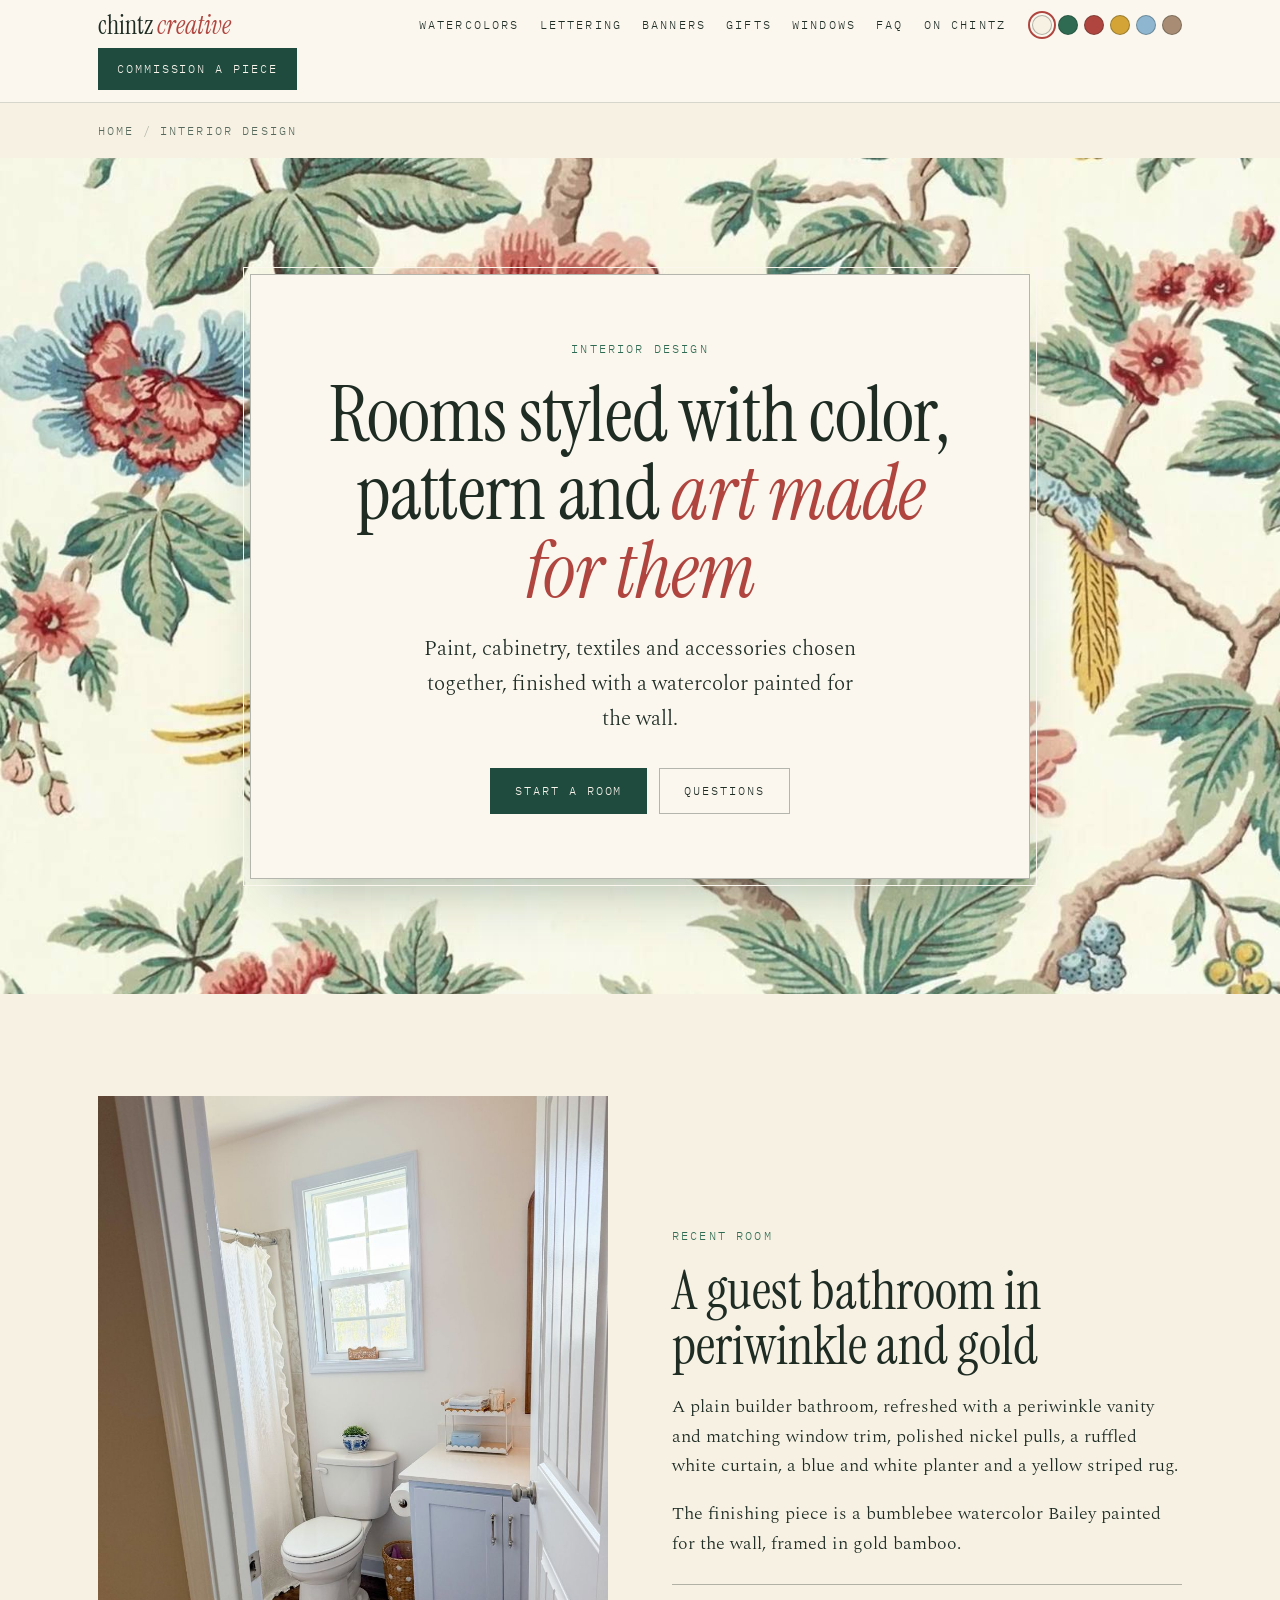
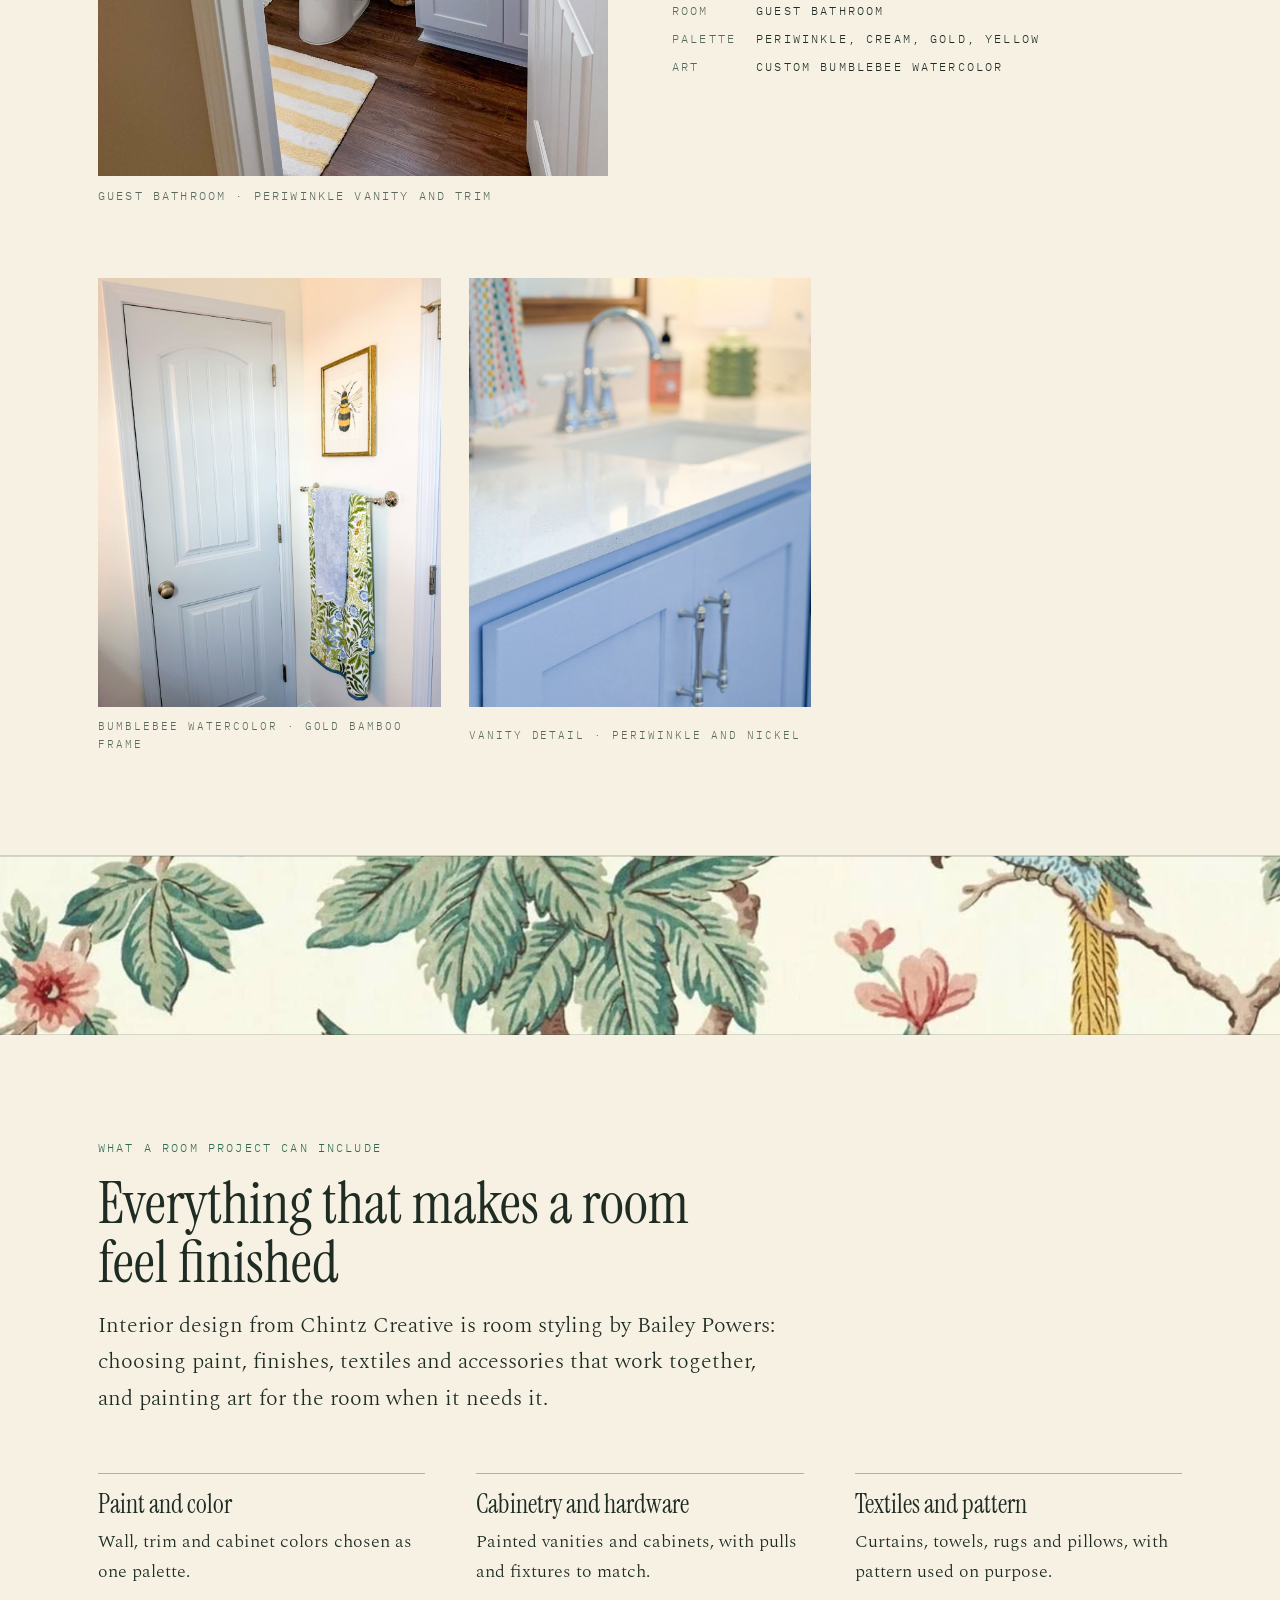
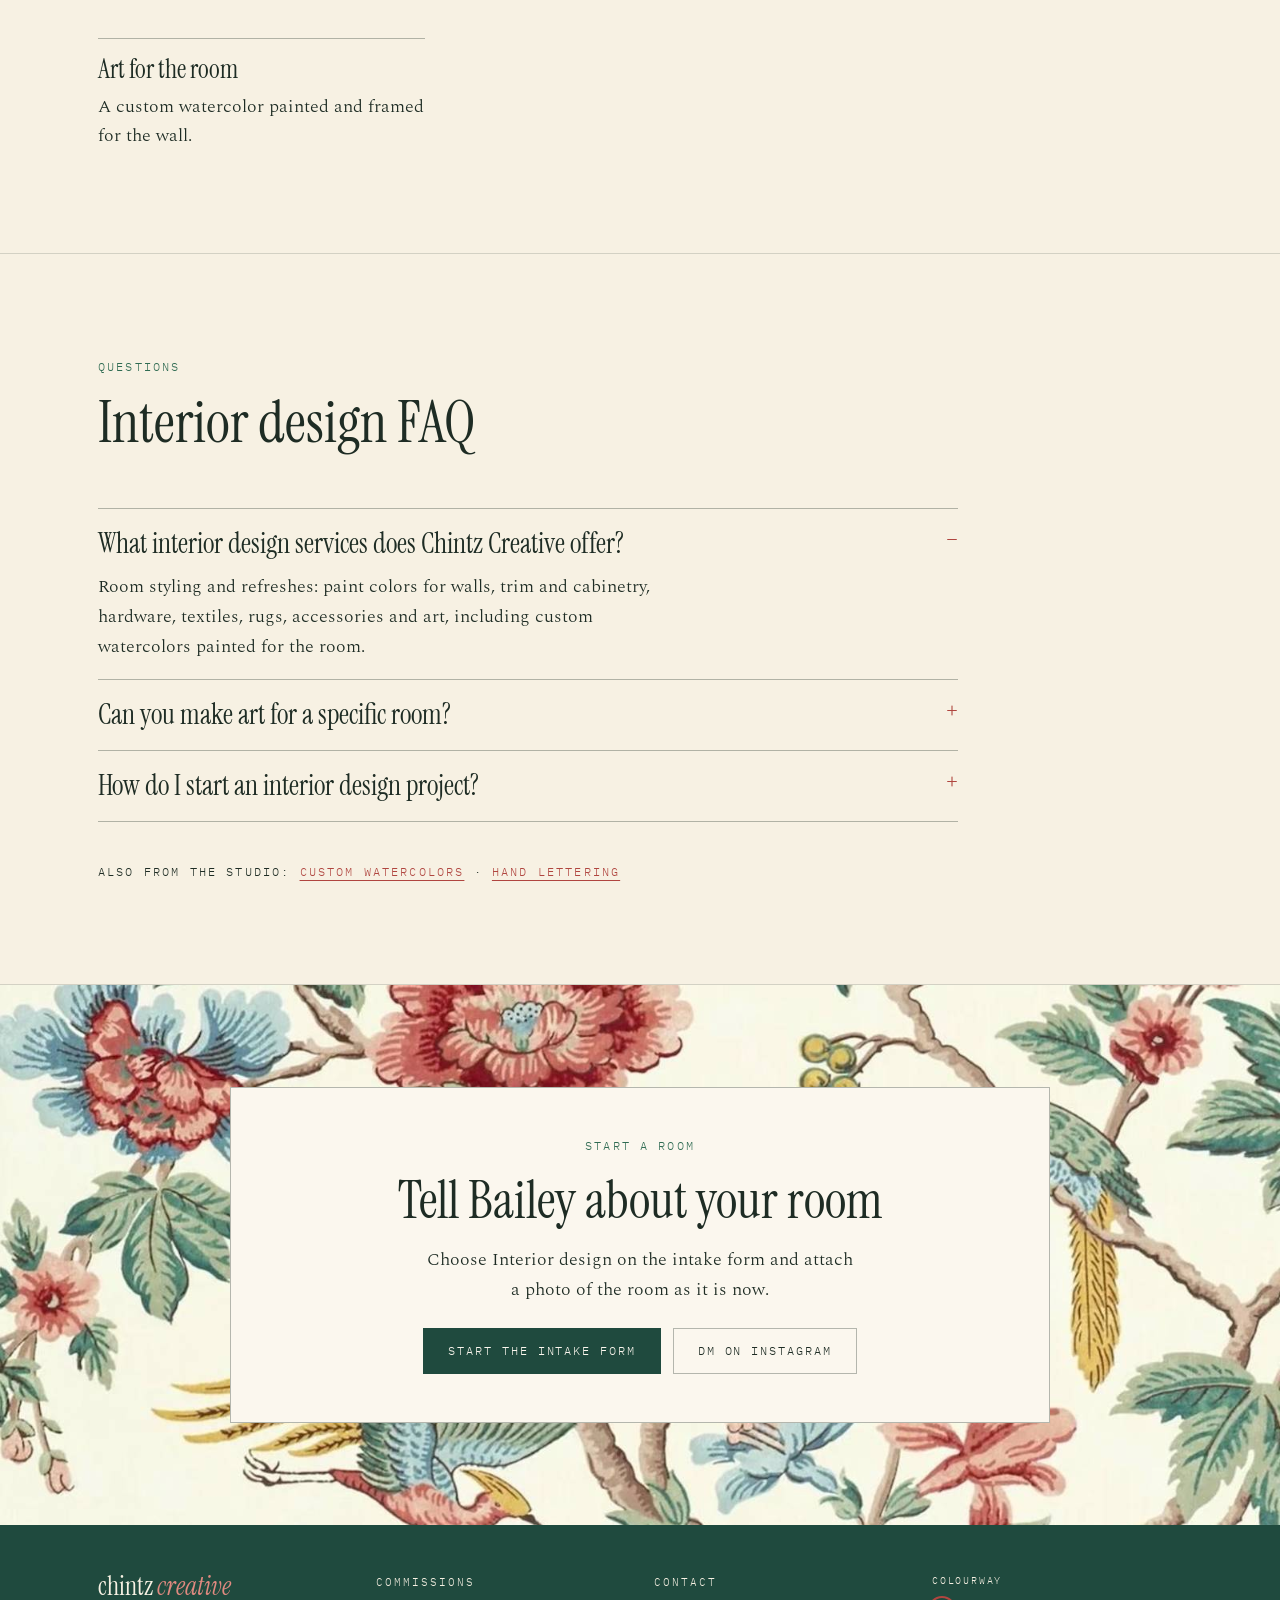
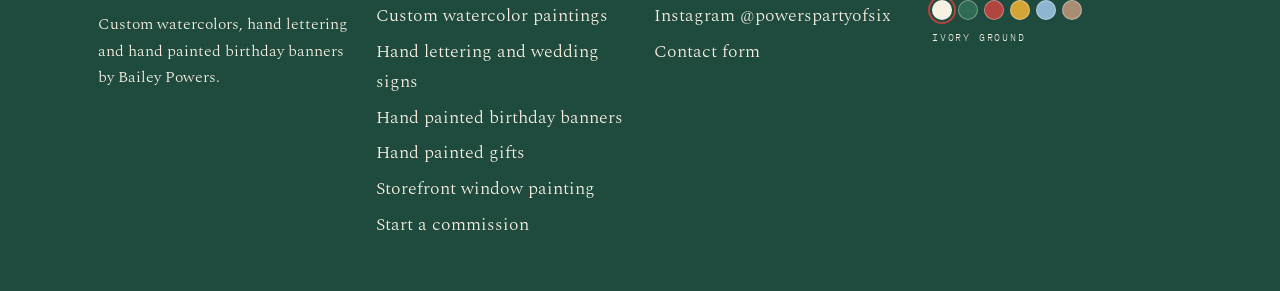
<file: interior-design.html>
<!DOCTYPE html>
<html lang="en">
<head>
<meta charset="utf-8">
<meta name="viewport" content="width=device-width, initial-scale=1">
<title>Interior Design &amp; Room Styling | Chintz Creative</title>
<meta name="description" content="Interior design and room styling by Bailey Powers at Chintz Creative: paint color, cabinetry, textiles, accessories and custom watercolor art chosen for the room.">
<meta name="robots" content="noindex, follow">
<link rel="canonical" href="https://chintzcreative.com/interior-design">
<meta name="author" content="Bailey Powers">
<meta name="theme-color" content="#1F4A3E">
<link rel="icon" href="assets/favicon.svg" type="image/svg+xml">
<link rel="apple-touch-icon" href="assets/custom-watercolor-40th-birthday-crest.jpg">
<meta property="og:type" content="website">
<meta property="og:site_name" content="Chintz Creative">
<meta property="og:locale" content="en_US">
<meta property="og:title" content="Interior Design &amp; Room Styling | Chintz Creative">
<meta property="og:description" content="Interior design and room styling by Bailey Powers at Chintz Creative: paint color, cabinetry, textiles, accessories and custom watercolor art chosen for the room.">
<meta property="og:url" content="https://chintzcreative.com/interior-design">
<meta property="og:image" content="https://chintzcreative.com/assets/interior-design-guest-bathroom-periwinkle-vanity.jpg">
<meta property="og:image:alt" content="Guest bathroom with a periwinkle painted vanity styled by Chintz Creative">
<meta name="twitter:card" content="summary_large_image">
<meta name="twitter:title" content="Interior Design &amp; Room Styling | Chintz Creative">
<meta name="twitter:description" content="Interior design and room styling by Bailey Powers at Chintz Creative: paint color, cabinetry, textiles, accessories and custom watercolor art chosen for the room.">
<meta name="twitter:image" content="https://chintzcreative.com/assets/interior-design-guest-bathroom-periwinkle-vanity.jpg">
<link rel="preconnect" href="https://fonts.googleapis.com">
<link rel="preconnect" href="https://fonts.gstatic.com" crossorigin>
<link href="https://fonts.googleapis.com/css2?family=Instrument+Serif:ital@0;1&family=Spectral:ital,wght@0,300;0,400;0,500;1,300;1,400&family=IBM+Plex+Mono:wght@400;500&display=swap" rel="stylesheet">
<link rel="stylesheet" href="assets/site.css">
<script src="assets/theme.js"></script>
<script type="application/ld+json">
{
 "@context": "https://schema.org",
 "@graph": [
  {
   "@type": "Service",
   "@id": "https://chintzcreative.com/interior-design#service",
   "name": "Interior design and room styling",
   "serviceType": "Interior design",
   "description": "Room styling and refreshes by Bailey Powers: paint color, cabinetry, hardware, textiles, accessories and custom watercolor art for the room.",
   "provider": {
    "@id": "https://chintzcreative.com/#business"
   },
   "areaServed": {
    "@type": "Country",
    "name": "United States"
   },
   "url": "https://chintzcreative.com/interior-design",
   "image": "https://chintzcreative.com/assets/interior-design-guest-bathroom-periwinkle-vanity.jpg"
  },
  {
   "@type": "BreadcrumbList",
   "@id": "https://chintzcreative.com/interior-design#crumbs",
   "itemListElement": [
    {
     "@type": "ListItem",
     "position": 1,
     "name": "Home",
     "item": "https://chintzcreative.com/"
    },
    {
     "@type": "ListItem",
     "position": 2,
     "name": "Interior design",
     "item": "https://chintzcreative.com/interior-design"
    }
   ]
  },
  {
   "@type": "FAQPage",
   "@id": "https://chintzcreative.com/interior-design#faq",
   "mainEntity": [
    {
     "@type": "Question",
     "name": "What interior design services does Chintz Creative offer?",
     "acceptedAnswer": {
      "@type": "Answer",
      "text": "Room styling and refreshes: paint colors for walls, trim and cabinetry, hardware, textiles, rugs, accessories and art, including custom watercolors painted for the room."
     }
    },
    {
     "@type": "Question",
     "name": "Can you make art for a specific room?",
     "acceptedAnswer": {
      "@type": "Answer",
      "text": "Yes. Bailey can paint a custom watercolor sized and colored for the space, like the bumblebee watercolor in the guest bathroom shown here."
     }
    },
    {
     "@type": "Question",
     "name": "How do I start an interior design project?",
     "acceptedAnswer": {
      "@type": "Answer",
      "text": "Fill out the intake form, choose Interior design, and describe the room, what you want to change, your timing and budget. Photos of the room help."
     }
    }
   ]
  },
  {
   "@type": "WebPage",
   "@id": "https://chintzcreative.com/interior-design#webpage",
   "url": "https://chintzcreative.com/interior-design",
   "name": "Interior design and room styling",
   "isPartOf": {
    "@id": "https://chintzcreative.com/#website"
   },
   "about": {
    "@id": "https://chintzcreative.com/interior-design#service"
   },
   "breadcrumb": {
    "@id": "https://chintzcreative.com/interior-design#crumbs"
   },
   "primaryImageOfPage": "https://chintzcreative.com/assets/interior-design-guest-bathroom-periwinkle-vanity.jpg"
  },
  {
   "@type": "ImageObject",
   "contentUrl": "https://chintzcreative.com/assets/interior-design-periwinkle-painted-vanity-detail.jpg",
   "description": "Close up of a periwinkle painted bathroom vanity with polished nickel pulls and a white quartz counter",
   "creator": {
    "@id": "https://chintzcreative.com/#bailey"
   }
  },
  {
   "@type": "ImageObject",
   "contentUrl": "https://chintzcreative.com/assets/interior-design-guest-bathroom-periwinkle-vanity.jpg",
   "description": "Guest bathroom styled by Chintz Creative with a periwinkle painted vanity and window trim, ruffled white shower curtain, blue and white planter and yellow striped rug",
   "creator": {
    "@id": "https://chintzcreative.com/#bailey"
   }
  },
  {
   "@type": "VisualArtwork",
   "@id": "https://chintzcreative.com/#art-bee",
   "name": "Bumblebee watercolor",
   "artform": "Watercolor painting",
   "artMedium": "Watercolor on paper",
   "creator": {
    "@id": "https://chintzcreative.com/#bailey"
   },
   "image": "https://chintzcreative.com/assets/framed-bumblebee-watercolor-bathroom-art.jpg",
   "description": "Watercolor of a bumblebee with translucent wings, framed in gold bamboo and hung in a guest bathroom styled by Chintz Creative."
  },
  {
   "@id": "https://chintzcreative.com/#business"
  }
 ]
}
</script>
</head>
<body>
<a class="skip" href="#main">Skip to content</a>
<header class="top">
  <div class="wrap">
    <a class="brand" href="/" aria-label="Chintz Creative home">chintz <em>creative</em></a>
    <nav class="mono" aria-label="Main">
      <a href="/custom-watercolor">Watercolors</a>
      <a href="/hand-lettering">Lettering</a>
      <a href="/birthday-banners">Banners</a>
      <a href="/hand-painted-gifts">Gifts</a>
      <a href="/window-painting">Windows</a>
      <a href="/#faq">FAQ</a>
      <a href="/#on-chintz">On chintz</a>
    </nav>
    <div class="dial" aria-label="Colourway"><div data-colourways></div></div>
    <a class="btn" href="/commission">Commission a piece</a>
  </div>
</header>
<main id="main">
<nav class="crumbs mono wrap" aria-label="Breadcrumb"><ol><li><a href="/">Home</a></li><li aria-current="page">Interior design</li></ol></nav>
<section class="hero pattern" style="margin-top:18px" aria-labelledby="hero-title"><div class="wrap"><div class="label">
  <p class="mono kicker">Interior design</p>
  <h1 id="hero-title">Rooms styled with color, pattern and <em>art made for them</em></h1>
  <p class="lede">Paint, cabinetry, textiles and accessories chosen together, finished with a watercolor painted for the wall.</p>
  <div class="ctas"><a class="btn" href="/commission?type=other">Start a room</a><a class="btn ghost" href="#faq">Questions</a></div>
</div></div></section>

<section class="block" aria-labelledby="work-title"><div class="wrap">
  <div class="feature">
    <figure><img src="assets/interior-design-guest-bathroom-periwinkle-vanity.jpg" width="1000" height="1333" fetchpriority="high" alt="Guest bathroom styled by Chintz Creative with a periwinkle painted vanity and window trim, ruffled white shower curtain, blue and white planter and yellow striped rug"><figcaption class="mono">Guest bathroom · periwinkle vanity and trim</figcaption></figure>
    <div class="copy"><p class="mono kicker">Recent room</p><h2 id="work-title">A guest bathroom in periwinkle and gold</h2>
      <p>A plain builder bathroom, refreshed with a periwinkle vanity and matching window trim, polished nickel pulls, a ruffled white curtain, a blue and white planter and a yellow striped rug.</p>
      <p>The finishing piece is a bumblebee watercolor Bailey painted for the wall, framed in gold bamboo.</p>
      <dl class="spec mono"><dt>Room</dt><dd>Guest bathroom</dd><dt>Palette</dt><dd>Periwinkle, cream, gold, yellow</dd><dt>Art</dt><dd>Custom bumblebee watercolor</dd></dl></div>
  </div>
  <div class="gallery" style="grid-template-columns:repeat(auto-fill,minmax(260px,1fr));gap:clamp(16px,2.5vw,28px);margin-top:clamp(40px,6vw,72px)"><figure style="margin:0;display:grid;gap:10px"><img src="assets/framed-bumblebee-watercolor-bathroom-art.jpg" width="1000" height="1333" loading="lazy" alt="Bumblebee watercolor by Bailey Powers in a gold bamboo frame, hung above a towel bar with a green and blue floral towel" style="width:100%;aspect-ratio:4/5;object-fit:cover"><figcaption class="mono" style="color:var(--muted);font-size:11px">Bumblebee watercolor · gold bamboo frame</figcaption></figure><figure style="margin:0;display:grid;gap:10px"><img src="assets/interior-design-periwinkle-painted-vanity-detail.jpg" width="1000" height="1333" loading="lazy" alt="Close up of a periwinkle painted bathroom vanity with polished nickel pulls and a white quartz counter" style="width:100%;aspect-ratio:4/5;object-fit:cover"><figcaption class="mono" style="color:var(--muted);font-size:11px">Vanity detail · periwinkle and nickel</figcaption></figure></div>
</div></section>

<div class="band pattern" role="presentation"></div>

<section class="block" aria-labelledby="what-title"><div class="wrap">
  <div class="head"><p class="mono kicker">What a room project can include</p><h2 id="what-title">Everything that makes a room feel finished</h2>
  <p class="answer">Interior design from Chintz Creative is room styling by Bailey Powers: choosing paint, finishes, textiles and accessories that work together, and painting art for the room when it needs it.</p></div>
  <div class="grid2">
    <article class="card"><h3>Paint and color</h3><p>Wall, trim and cabinet colors chosen as one palette.</p></article>
    <article class="card"><h3>Cabinetry and hardware</h3><p>Painted vanities and cabinets, with pulls and fixtures to match.</p></article>
    <article class="card"><h3>Textiles and pattern</h3><p>Curtains, towels, rugs and pillows, with pattern used on purpose.</p></article>
    <article class="card"><h3>Art for the room</h3><p>A custom watercolor painted and framed for the wall.</p></article>
  </div>
</div></section>

<section id="faq" class="block" aria-labelledby="faq-title"><div class="wrap">
  <div class="head"><p class="mono kicker">Questions</p><h2 id="faq-title">Interior design FAQ</h2></div>
  <div class="faq"><details open><summary>What interior design services does Chintz Creative offer?</summary><p>Room styling and refreshes: paint colors for walls, trim and cabinetry, hardware, textiles, rugs, accessories and art, including custom watercolors painted for the room.</p></details>
<details><summary>Can you make art for a specific room?</summary><p>Yes. Bailey can paint a custom watercolor sized and colored for the space, like the bumblebee watercolor in the guest bathroom shown here.</p></details>
<details><summary>How do I start an interior design project?</summary><p>Fill out the intake form, choose Interior design, and describe the room, what you want to change, your timing and budget. Photos of the room help.</p></details></div>
  <p style="margin-top:40px" class="mono">Also from the studio: <a href="/custom-watercolor">Custom watercolors</a> · <a href="/hand-lettering">Hand lettering</a></p>
</div></section>
<section class="block pattern" style="border-bottom:none"><div class="wrap"><div class="panel" style="margin:0 auto;text-align:center;justify-items:center">
<p class="mono kicker">Start a room</p><h2>Tell Bailey about your room</h2><p style="max-width:48ch">Choose Interior design on the intake form and attach a photo of the room as it is now.</p>
<div class="ctas" style="margin-top:6px;justify-content:center"><a class="btn" href="/commission?type=other">Start the intake form</a><a class="btn ghost" href="https://www.instagram.com/powerspartyofsix/" target="_blank" rel="noopener">DM on Instagram</a></div></div></div></section>
</main>
<footer>
  <div class="wrap">
    <div style="display:grid;gap:12px;align-content:start">
      <a class="brand" href="/">chintz <em>creative</em></a>
      <p style="font-size:16px;max-width:32ch">Custom watercolors, hand lettering and hand painted birthday banners by Bailey Powers.</p>
    </div>
    <div>
      <p class="mono">Commissions</p>
      <ul>
        <li><a href="/custom-watercolor">Custom watercolor paintings</a></li>
        <li><a href="/hand-lettering">Hand lettering and wedding signs</a></li>
        <li><a href="/birthday-banners">Hand painted birthday banners</a></li>
        <li><a href="/hand-painted-gifts">Hand painted gifts</a></li>
        <li><a href="/window-painting">Storefront window painting</a></li>
        <li><a href="/commission">Start a commission</a></li>
      </ul>
    </div>
    <div>
      <p class="mono">Contact</p>
      <ul>
        <li><a href="https://www.instagram.com/powerspartyofsix/" target="_blank" rel="noopener">Instagram @powerspartyofsix</a></li>
        <li><a href="/commission">Contact form</a></li>
      </ul>
    </div>
    <div class="dial" style="flex-direction:column;align-items:flex-start;gap:10px">
      <p class="mono">Colourway</p>
      <div data-colourways></div>
      <p class="mono" data-colourway-name>Ivory ground</p>
    </div>
  </div>
</footer>
</body>
</html>
</file>
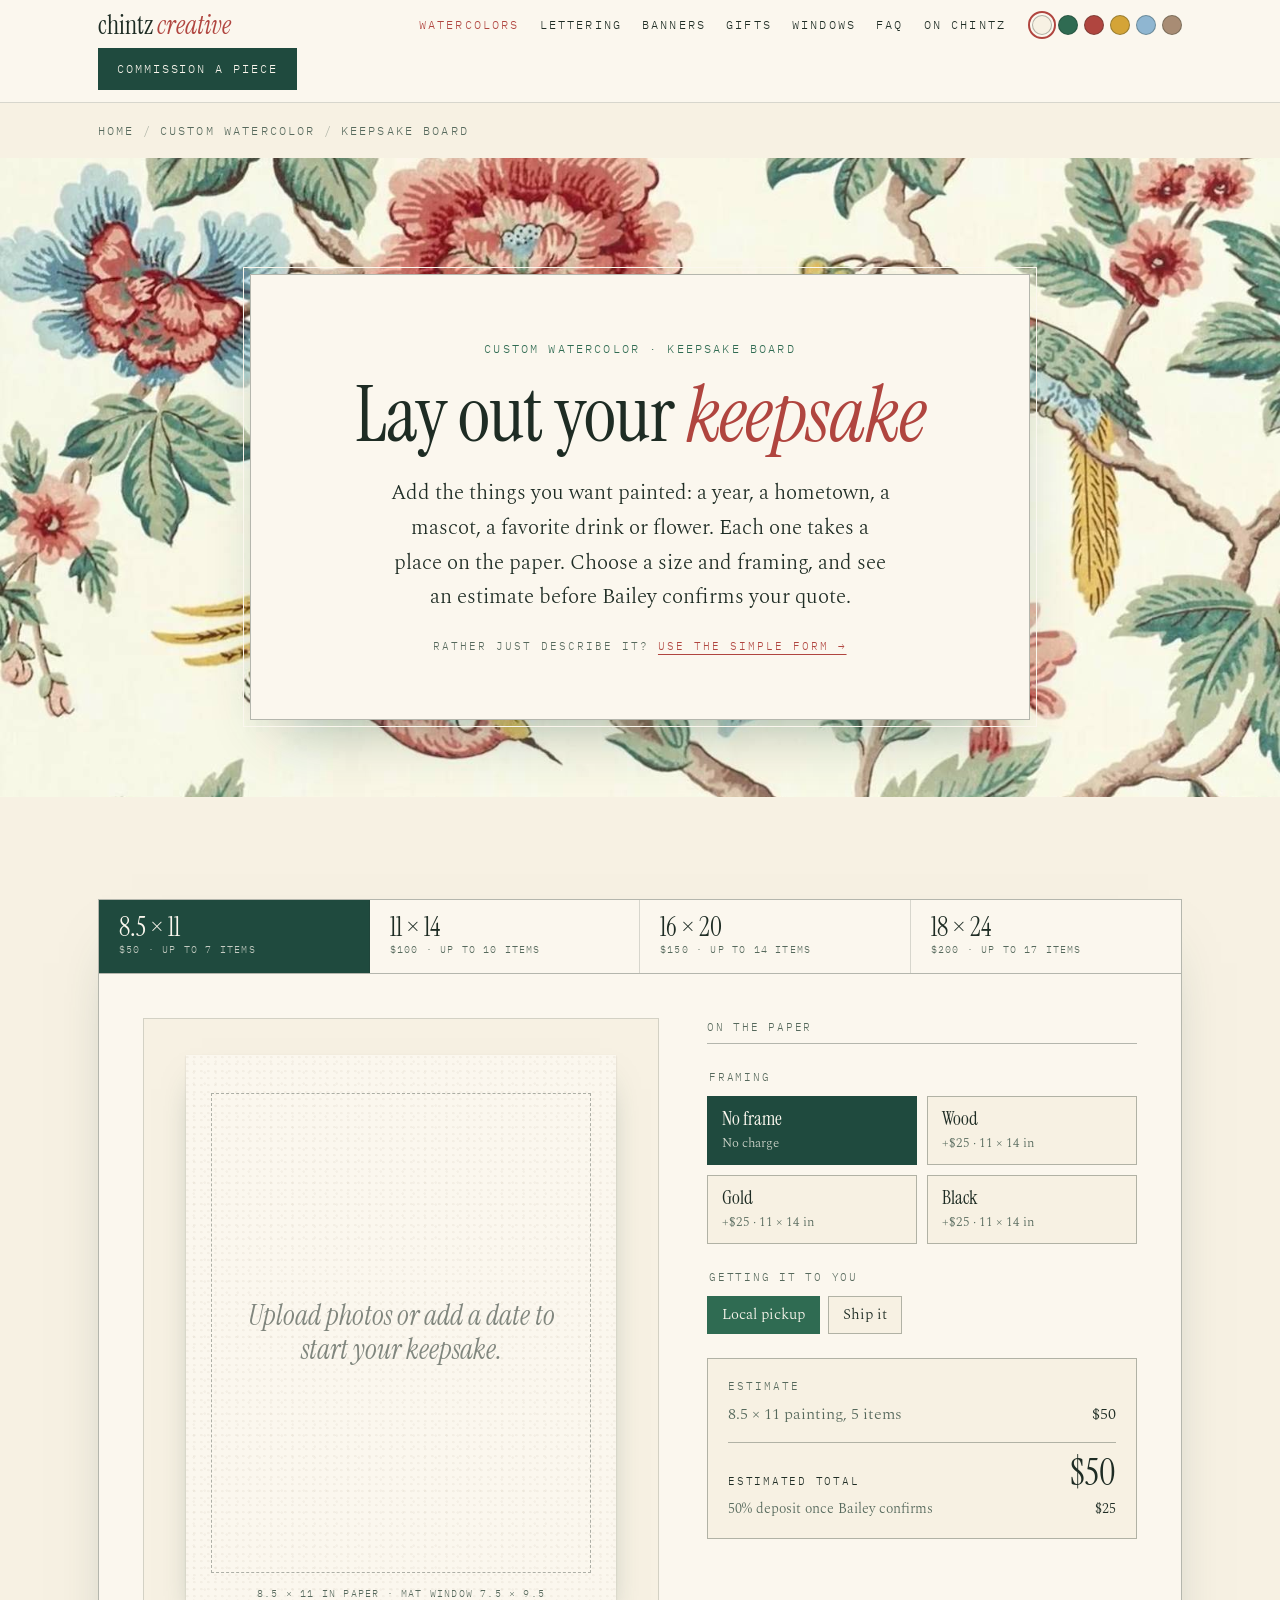
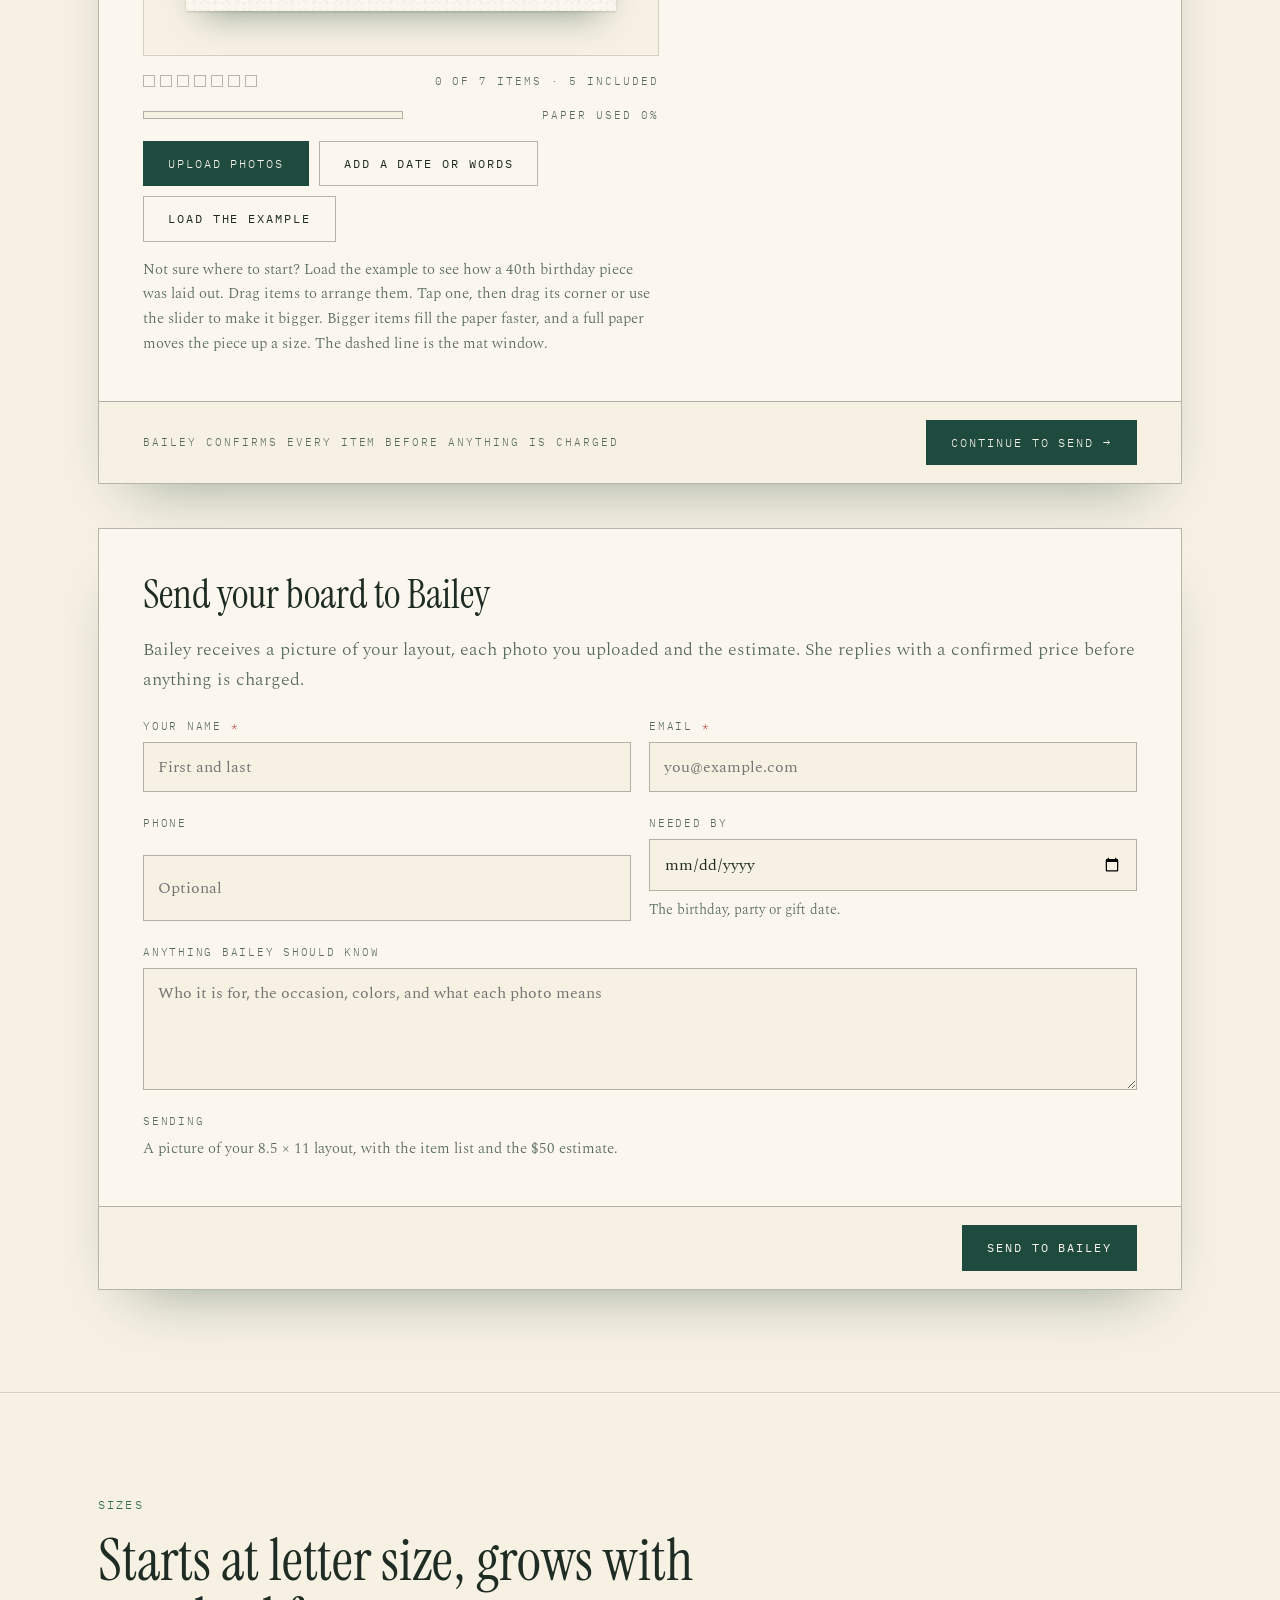
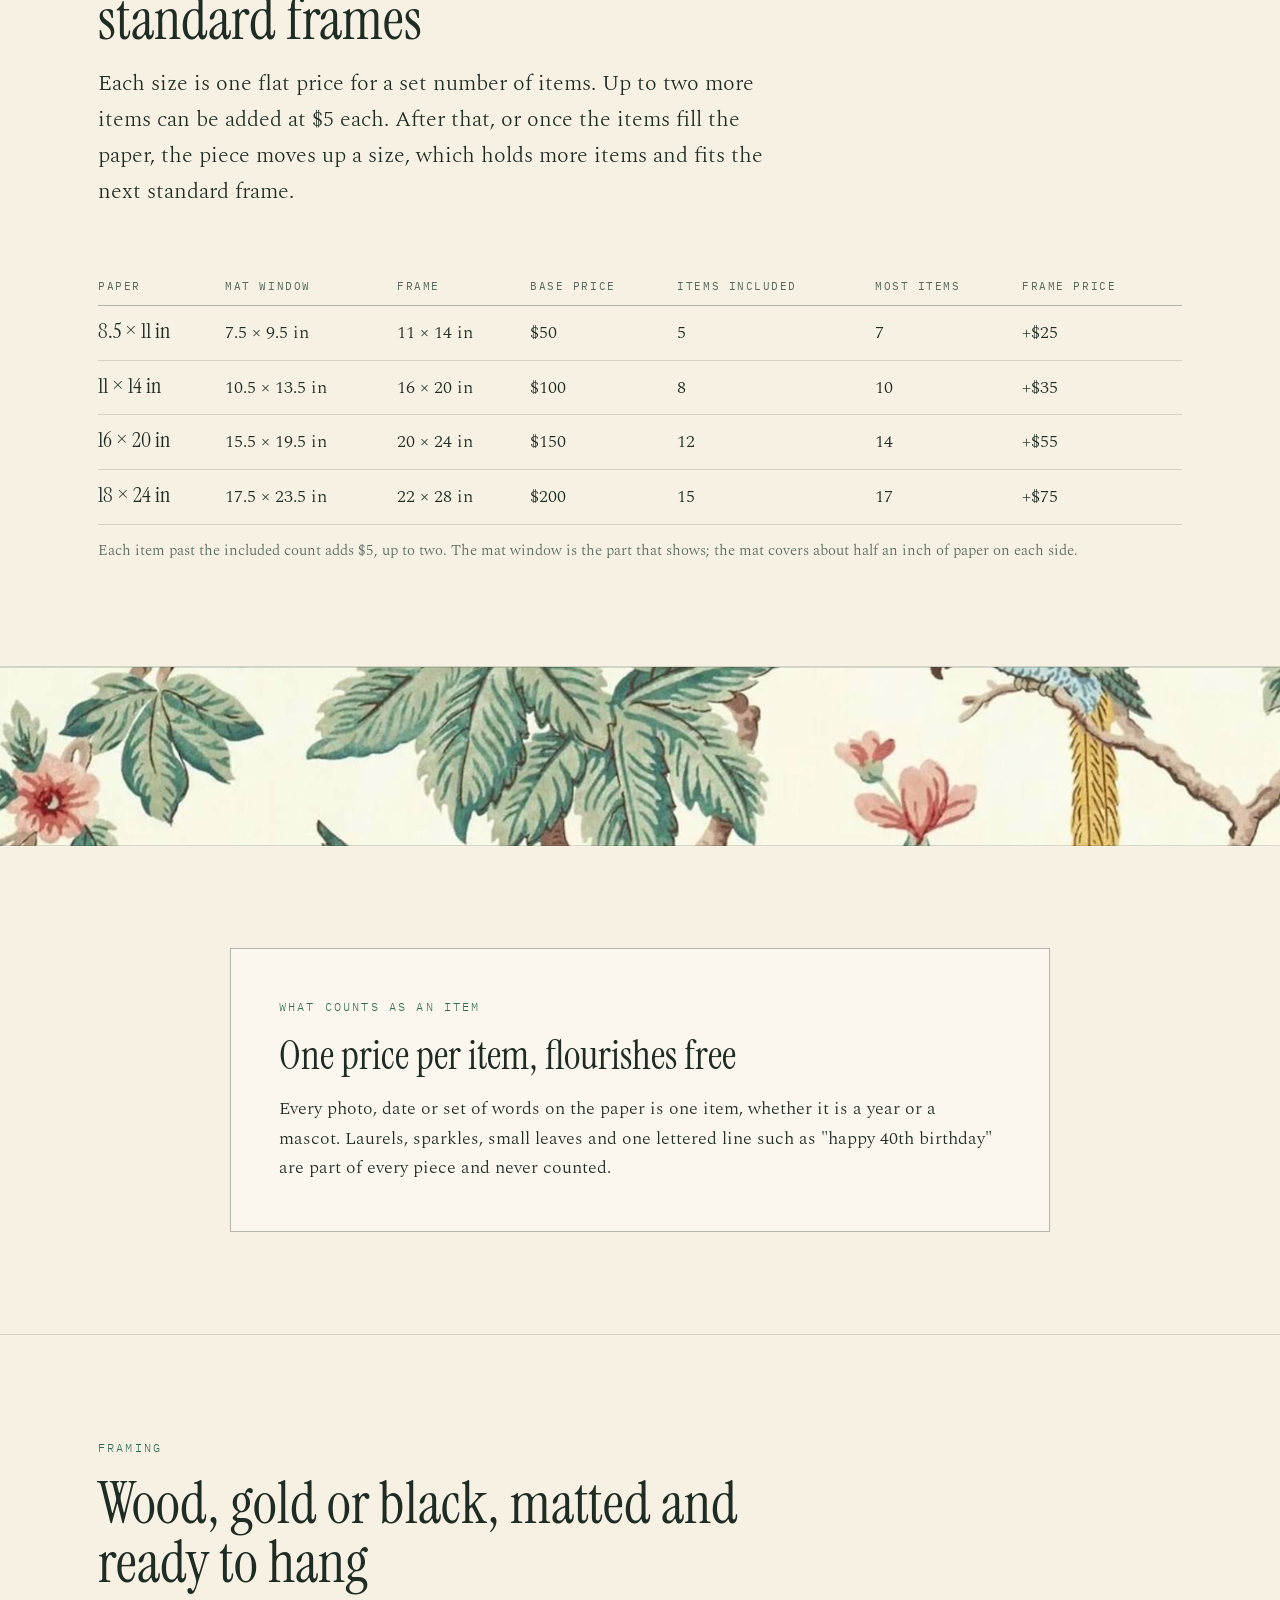
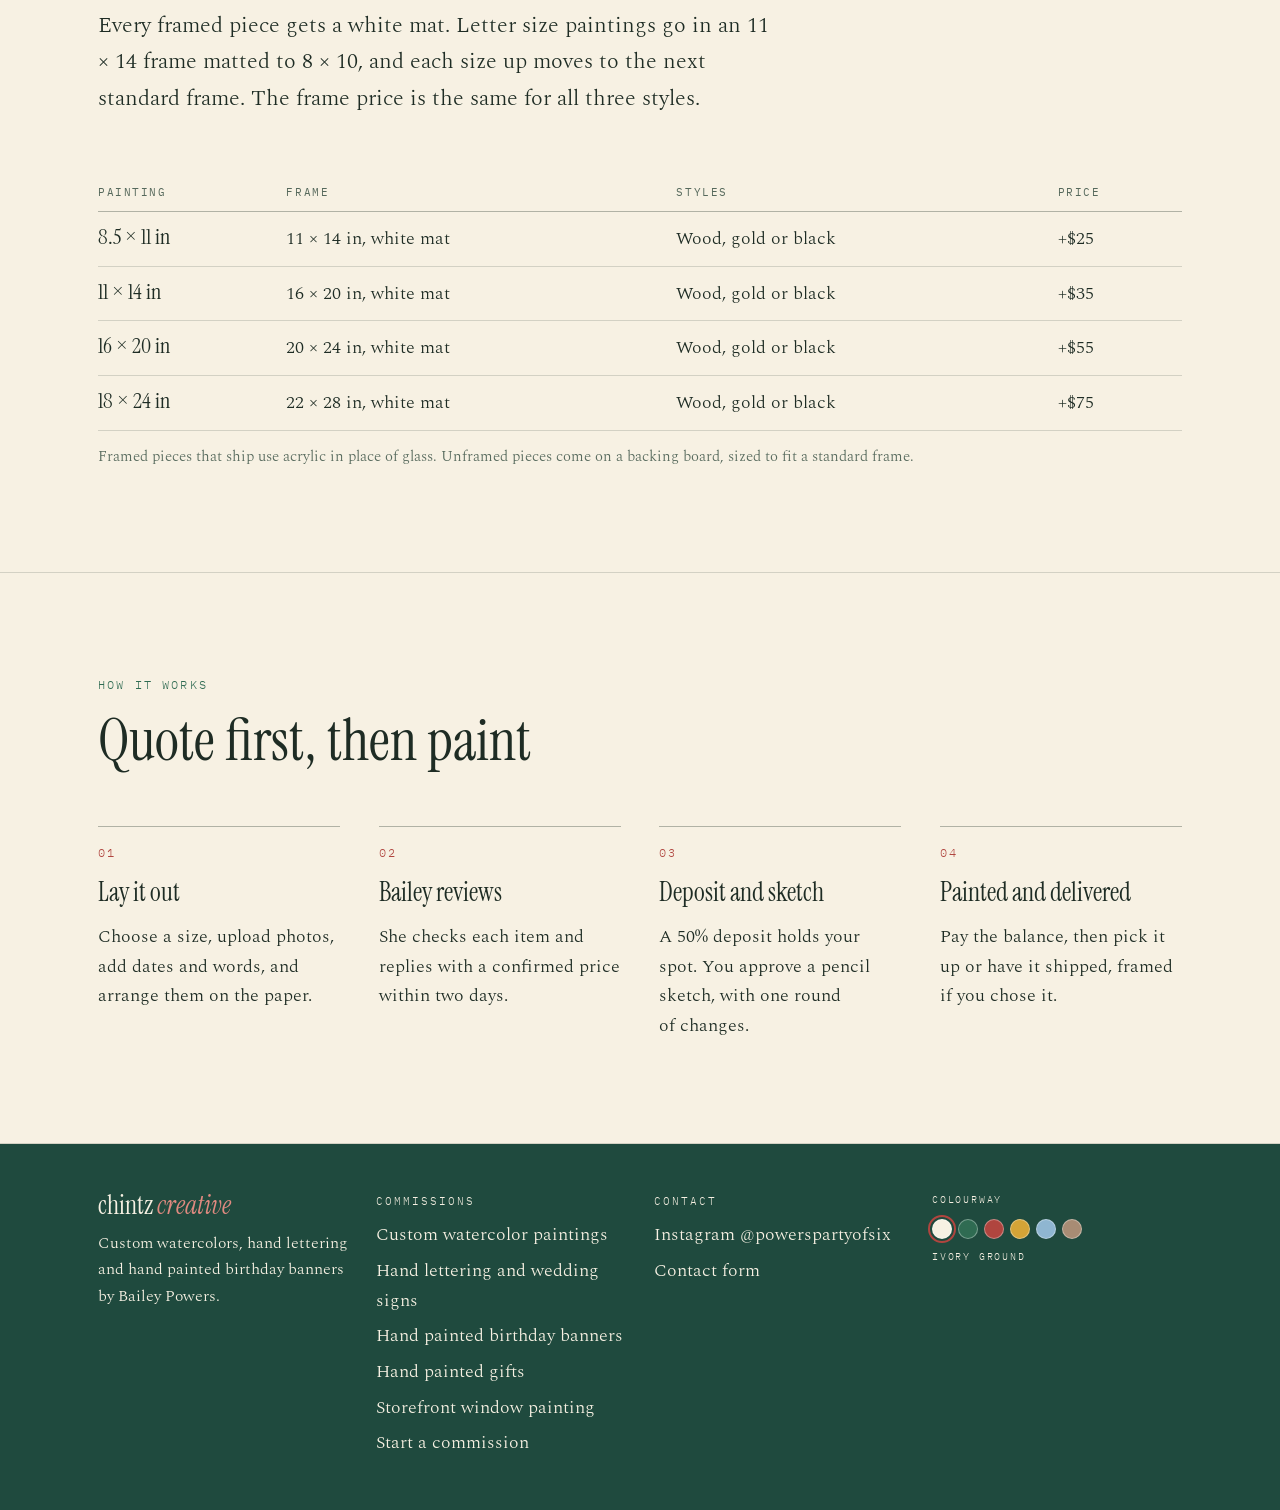
<file: keepsake-board.html>
<!DOCTYPE html>
<html lang="en">
<head>
<meta charset="utf-8">
<meta name="viewport" content="width=device-width, initial-scale=1">
<title>Keepsake Board: Design a Custom Watercolor | Chintz Creative</title>
<meta name="description" content="Design a custom watercolor keepsake online. Upload photos, arrange them on the paper, choose a size and a wood, gold or black frame, and send your layout to Bailey for a quote.">
<meta name="robots" content="index, follow, max-image-preview:large">
<link rel="canonical" href="https://chintzcreative.com/keepsake-board">
<meta name="author" content="Bailey Powers">
<meta name="theme-color" content="#1F4A3E">
<link rel="icon" href="assets/favicon.svg" type="image/svg+xml">
<link rel="apple-touch-icon" href="assets/custom-watercolor-40th-birthday-crest.jpg">
<meta property="og:type" content="website">
<meta property="og:site_name" content="Chintz Creative">
<meta property="og:locale" content="en_US">
<meta property="og:title" content="Keepsake Board: Design a Custom Watercolor | Chintz Creative">
<meta property="og:description" content="Design a custom watercolor keepsake online. Upload photos, arrange them on the paper, choose a size and a wood, gold or black frame, and send your layout to Bailey for a quote.">
<meta property="og:url" content="https://chintzcreative.com/keepsake-board">
<meta property="og:image" content="https://chintzcreative.com/assets/custom-watercolor-40th-birthday-crest.jpg">
<meta property="og:image:alt" content="Framed custom 40th birthday watercolor keepsake with a monogram crest, the year 1986 and a hometown, by Chintz Creative">
<meta name="twitter:card" content="summary_large_image">
<meta name="twitter:title" content="Keepsake Board: Design a Custom Watercolor | Chintz Creative">
<meta name="twitter:description" content="Design a custom watercolor keepsake online. Upload photos, arrange them on the paper, choose a size and a wood, gold or black frame, and send your layout to Bailey for a quote.">
<meta name="twitter:image" content="https://chintzcreative.com/assets/custom-watercolor-40th-birthday-crest.jpg">
<link rel="preconnect" href="https://fonts.googleapis.com">
<link rel="preconnect" href="https://fonts.gstatic.com" crossorigin>
<link href="https://fonts.googleapis.com/css2?family=Instrument+Serif:ital@0;1&family=Spectral:ital,wght@0,300;0,400;0,500;1,300;1,400&family=IBM+Plex+Mono:wght@400;500&display=swap" rel="stylesheet">
<link rel="stylesheet" href="assets/site.css">
<link rel="stylesheet" href="assets/keepsake-board.css">
<script src="assets/theme.js"></script>
<script type="application/ld+json">
{
 "@context": "https://schema.org",
 "@graph": [
  {
   "@type": "WebPage",
   "@id": "https://chintzcreative.com/keepsake-board#webpage",
   "url": "https://chintzcreative.com/keepsake-board",
   "name": "Keepsake board: design a custom watercolor",
   "description": "Design a custom watercolor keepsake online. Upload photos, arrange them on the paper, choose a size and a wood, gold or black frame, and send your layout to Bailey for a quote.",
   "isPartOf": {"@id": "https://chintzcreative.com/#website"},
   "about": {"@id": "https://chintzcreative.com/#business"},
   "potentialAction": {"@type": "OrderAction", "target": "https://chintzcreative.com/keepsake-board"}
  },
  {
   "@type": "BreadcrumbList",
   "itemListElement": [
    {"@type": "ListItem", "position": 1, "name": "Home", "item": "https://chintzcreative.com/"},
    {"@type": "ListItem", "position": 2, "name": "Custom watercolor", "item": "https://chintzcreative.com/custom-watercolor"},
    {"@type": "ListItem", "position": 3, "name": "Keepsake board", "item": "https://chintzcreative.com/keepsake-board"}
   ]
  }
 ]
}
</script>
</head>
<body>
<a class="skip" href="#main">Skip to content</a>
<header class="top">
  <div class="wrap">
    <a class="brand" href="/" aria-label="Chintz Creative home">chintz <em>creative</em></a>
    <nav class="mono" aria-label="Main">
      <a href="/custom-watercolor" aria-current="page">Watercolors</a>
      <a href="/hand-lettering">Lettering</a>
      <a href="/birthday-banners">Banners</a>
      <a href="/hand-painted-gifts">Gifts</a>
      <a href="/window-painting">Windows</a>
      <a href="/#faq">FAQ</a>
      <a href="/#on-chintz">On chintz</a>
    </nav>
    <div class="dial" aria-label="Colourway"><div data-colourways></div></div>
    <a class="btn" href="/commission">Commission a piece</a>
  </div>
</header>
<main id="main">
<nav class="crumbs mono wrap" aria-label="Breadcrumb"><ol><li><a href="/">Home</a></li><li><a href="/custom-watercolor">Custom watercolor</a></li><li aria-current="page">Keepsake board</li></ol></nav>

<section class="hero pattern" style="margin-top:18px;padding-bottom:clamp(40px,6vw,80px)" aria-labelledby="kb-title"><div class="wrap"><div class="label">
  <p class="mono kicker">Custom watercolor · keepsake board</p>
  <h1 id="kb-title">Lay out your <em>keepsake</em></h1>
  <p class="lede">Add the things you want painted: a year, a hometown, a mascot, a favorite drink or flower. Each one takes a place on the paper. Choose a size and framing, and see an estimate before Bailey confirms your quote.</p>
  <p class="mono kb-alt">Rather just describe it? <a href="/commission?type=watercolor">Use the simple form &rarr;</a></p>
</div></div></section>

<section class="block" aria-label="Keepsake board builder"><div class="wrap">
  <div class="intake kb">
    <div class="kb-sizes" id="kb-sizes" role="group" aria-label="Paper size"></div>
    <div class="kb-body">
      <div class="kb-stage">
        <div class="kb-table"><div class="kb-paper" id="kb-paper" aria-label="Mock watercolor paper. Drag items to arrange them."></div></div>
        <div class="kb-slots">
          <div class="kb-pips" id="kb-pips" aria-hidden="true"></div>
          <p class="mono" id="kb-slot-text"></p>
        </div>
        <div class="kb-slots">
          <div class="kb-fill" id="kb-fill" aria-hidden="true"><i></i></div>
          <p class="mono" id="kb-fill-text"></p>
        </div>
        <div class="kb-selected" id="kb-selected" hidden>
          <label class="field" for="kb-sel-size"><span>Size of <b id="kb-sel-name"></b></span></label>
          <input type="range" id="kb-sel-size">
          <p class="mono" id="kb-sel-val"></p>
        </div>
        <div class="kb-notice" id="kb-notice" role="status" hidden></div>
        <div class="kb-add">
          <label class="btn" for="kb-upload">Upload photos</label>
          <input type="file" id="kb-upload" accept="image/*" multiple hidden>
          <button class="btn ghost" id="kb-add-text" type="button">Add a date or words</button>
          <button class="btn ghost" id="kb-reset" type="button">Load the example</button>
        </div>
        <p class="kb-hint">Not sure where to start? Load the example to see how a 40th birthday piece was laid out. Drag items to arrange them. Tap one, then drag its corner or use the slider to make it bigger. Bigger items fill the paper faster, and a full paper moves the piece up a size. The dashed line is the mat window.</p>
      </div>

      <div class="kb-side">
        <div class="field">
          <span>On the paper</span>
          <ul class="kb-items" id="kb-items"></ul>
        </div>
        <fieldset class="choices kb-frames" id="kb-frames"><legend class="field"><span>Framing</span></legend></fieldset>
        <fieldset class="chips" id="kb-delivery"><legend class="field"><span>Getting it to you</span></legend></fieldset>
        <div class="kb-receipt" id="kb-receipt" aria-live="polite"></div>
      </div>
    </div>
    <div class="nav">
      <span class="save mono">Bailey confirms every item before anything is charged</span>
      <a class="btn" id="kb-send" href="#kb-send-form">Continue to send &rarr;</a>
    </div>
  </div>

  <form id="kb-send-form" class="intake kb-send" novalidate>
    <fieldset class="step">
      <legend>Send your board to Bailey</legend>
      <p class="hint">Bailey receives a picture of your layout, each photo you uploaded and the estimate. She replies with a confirmed price before anything is charged.</p>
      <div class="row">
        <label class="field"><span class="req">Your name</span><input type="text" id="kb-name" autocomplete="name" placeholder="First and last" required></label>
        <label class="field"><span class="req">Email</span><input type="email" id="kb-email" autocomplete="email" placeholder="you@example.com" required></label>
      </div>
      <div class="row">
        <label class="field"><span>Phone</span><input type="tel" id="kb-phone" autocomplete="tel" placeholder="Optional"></label>
        <label class="field"><span>Needed by</span><input type="date" id="kb-date"><small>The birthday, party or gift date.</small></label>
      </div>
      <label class="field"><span>Anything Bailey should know</span><textarea id="kb-notes" rows="4" placeholder="Who it is for, the occasion, colors, and what each photo means"></textarea></label>
      <div class="field"><span>Sending</span><p class="kb-hint" id="kb-sending"></p></div>
    </fieldset>
    <div class="nav">
      <span class="save mono" id="kb-status" aria-live="polite"></span>
      <button type="submit" class="btn" id="kb-submit">Send to Bailey</button>
    </div>
  </form>
</div></section>

<section class="block" aria-labelledby="sizes-title"><div class="wrap">
  <div class="head"><p class="mono kicker">Sizes</p><h2 id="sizes-title">Starts at letter size, grows with standard frames</h2><p class="answer">Each size is one flat price for a set number of items. Up to two more items can be added at $5 each. After that, or once the items fill the paper, the piece moves up a size, which holds more items and fits the next standard frame.</p></div>
  <div class="kb-scroll">
    <table class="kb-table-data">
      <thead><tr><th>Paper</th><th>Mat window</th><th>Frame</th><th>Base price</th><th>Items included</th><th>Most items</th><th>Frame price</th></tr></thead>
      <tbody id="kb-size-table"></tbody>
    </table>
  </div>
  <p class="kb-hint" style="margin-top:14px">Each item past the included count adds <span id="kb-extra-fee"></span>, up to two. The mat window is the part that shows; the mat covers about half an inch of paper on each side.</p>
</div></section>

<div class="band pattern" role="presentation"></div>

<section class="block" aria-labelledby="count-title"><div class="wrap">
  <div class="panel" style="margin:0 auto">
    <p class="mono kicker">What counts as an item</p>
    <h2 id="count-title" style="font-size:clamp(28px,3.4vw,40px)">One price per item, flourishes free</h2>
    <p>Every photo, date or set of words on the paper is one item, whether it is a year or a mascot. Laurels, sparkles, small leaves and one lettered line such as "happy 40th birthday" are part of every piece and never counted.</p>
  </div>
</div></section>

<section class="block" aria-labelledby="frame-title"><div class="wrap">
  <div class="head"><p class="mono kicker">Framing</p><h2 id="frame-title">Wood, gold or black, matted and ready to hang</h2><p class="answer">Every framed piece gets a white mat. Letter size paintings go in an 11 × 14 frame matted to 8 × 10, and each size up moves to the next standard frame. The frame price is the same for all three styles.</p></div>
  <div class="kb-scroll">
    <table class="kb-table-data">
      <thead><tr><th>Painting</th><th>Frame</th><th>Styles</th><th>Price</th></tr></thead>
      <tbody id="kb-frame-table"></tbody>
    </table>
  </div>
  <p class="kb-hint" style="margin-top:14px">Framed pieces that ship use acrylic in place of glass. Unframed pieces come on a backing board, sized to fit a standard frame.</p>
</div></section>

<section class="block" aria-labelledby="how-title"><div class="wrap">
  <div class="head"><p class="mono kicker">How it works</p><h2 id="how-title">Quote first, then paint</h2></div>
  <ol class="steps">
    <li><h3>Lay it out</h3><p>Choose a size, upload photos, add dates and words, and arrange them on the paper.</p></li>
    <li><h3>Bailey reviews</h3><p>She checks each item and replies with a confirmed price within two days.</p></li>
    <li><h3>Deposit and sketch</h3><p>A 50% deposit holds your spot. You approve a pencil sketch, with one round of changes.</p></li>
    <li><h3>Painted and delivered</h3><p>Pay the balance, then pick it up or have it shipped, framed if you chose it.</p></li>
  </ol>
</div></section>

</main>
<footer>
  <div class="wrap">
    <div style="display:grid;gap:12px;align-content:start">
      <a class="brand" href="/">chintz <em>creative</em></a>
      <p style="font-size:16px;max-width:32ch">Custom watercolors, hand lettering and hand painted birthday banners by Bailey Powers.</p>
    </div>
    <div>
      <p class="mono">Commissions</p>
      <ul>
        <li><a href="/custom-watercolor">Custom watercolor paintings</a></li>
        <li><a href="/hand-lettering">Hand lettering and wedding signs</a></li>
        <li><a href="/birthday-banners">Hand painted birthday banners</a></li>
        <li><a href="/hand-painted-gifts">Hand painted gifts</a></li>
        <li><a href="/window-painting">Storefront window painting</a></li>
        <li><a href="/commission">Start a commission</a></li>
      </ul>
    </div>
    <div>
      <p class="mono">Contact</p>
      <ul>
        <li><a href="https://www.instagram.com/powerspartyofsix/" target="_blank" rel="noopener">Instagram @powerspartyofsix</a></li>
        <li><a href="/commission">Contact form</a></li>
      </ul>
    </div>
    <div class="dial" style="flex-direction:column;align-items:flex-start;gap:10px">
      <p class="mono">Colourway</p>
      <div data-colourways></div>
      <p class="mono" data-colourway-name>Ivory ground</p>
    </div>
  </div>
</footer>
<script src="assets/keepsake-board.js" defer></script>
</body>
</html>
</file>
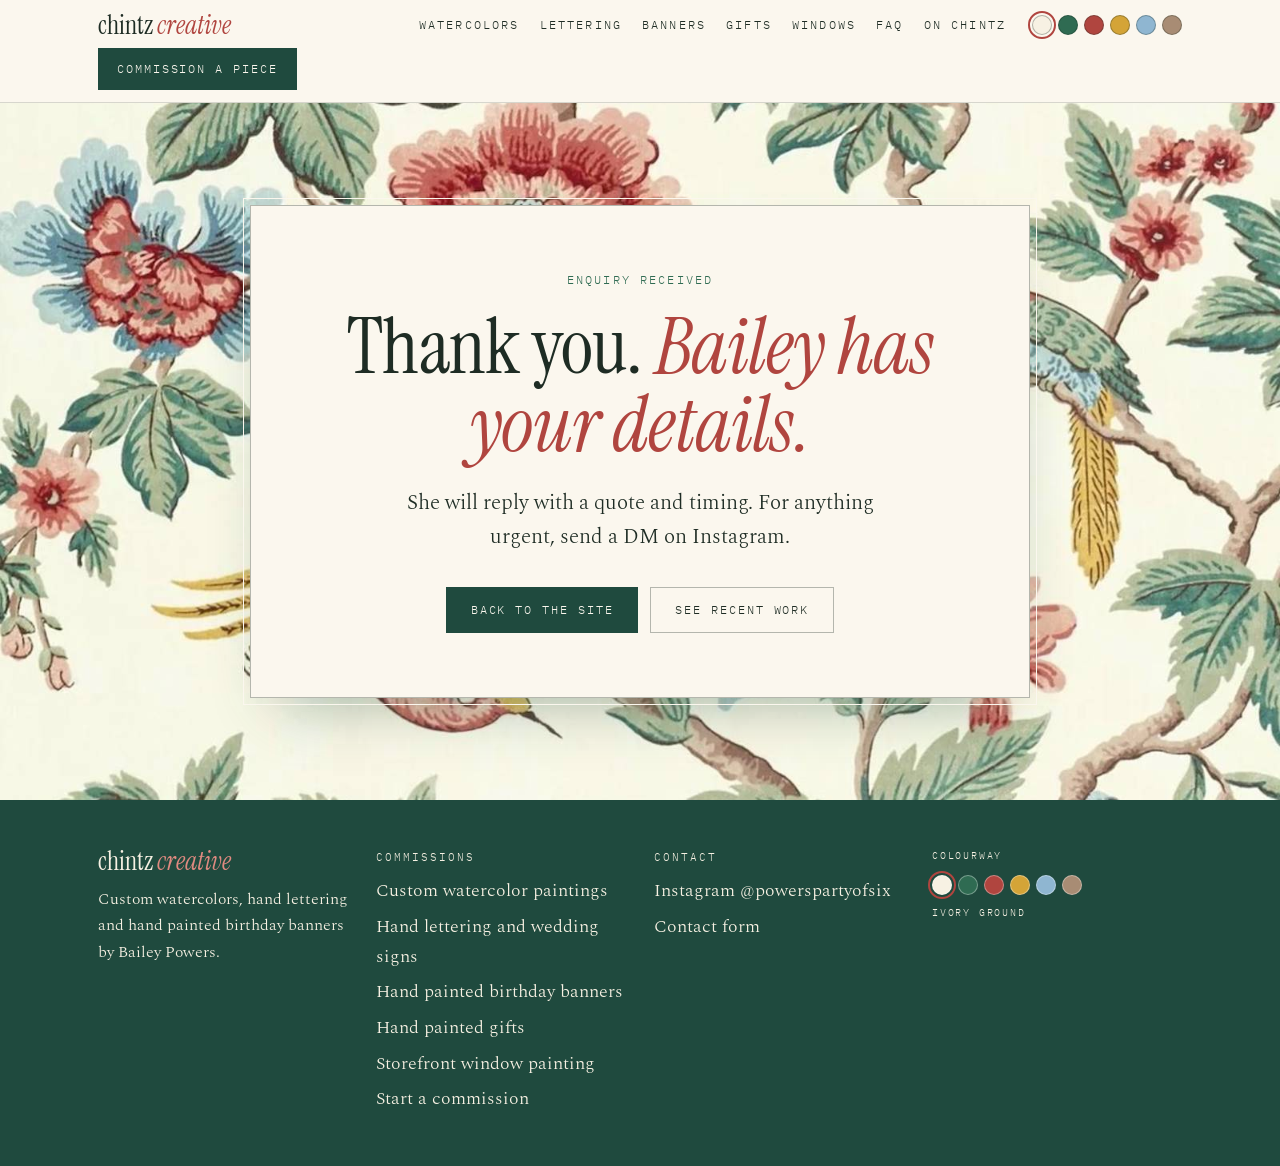
<file: thanks.html>
<!DOCTYPE html>
<html lang="en">
<head>
<meta charset="utf-8">
<meta name="viewport" content="width=device-width, initial-scale=1">
<title>Thank you | Chintz Creative</title>
<meta name="description" content="Your commission enquiry has been sent to Chintz Creative.">
<meta name="robots" content="noindex, follow">
<meta name="author" content="Bailey Powers">
<meta name="theme-color" content="#1F4A3E">
<link rel="icon" href="assets/favicon.svg" type="image/svg+xml">
<link rel="apple-touch-icon" href="assets/custom-watercolor-40th-birthday-crest.jpg">
<meta property="og:type" content="website">
<meta property="og:site_name" content="Chintz Creative">
<meta property="og:locale" content="en_US">
<meta property="og:title" content="Thank you | Chintz Creative">
<meta property="og:description" content="Your commission enquiry has been sent to Chintz Creative.">
<meta property="og:url" content="https://chintzcreative.com/thanks">
<meta property="og:image" content="https://chintzcreative.com/assets/custom-watercolor-40th-birthday-crest.jpg">
<meta property="og:image:alt" content="Framed custom 40th birthday watercolor with a hand lettered monogram crest by Chintz Creative">
<meta name="twitter:card" content="summary_large_image">
<meta name="twitter:title" content="Thank you | Chintz Creative">
<meta name="twitter:description" content="Your commission enquiry has been sent to Chintz Creative.">
<meta name="twitter:image" content="https://chintzcreative.com/assets/custom-watercolor-40th-birthday-crest.jpg">
<link rel="preconnect" href="https://fonts.googleapis.com">
<link rel="preconnect" href="https://fonts.gstatic.com" crossorigin>
<link href="https://fonts.googleapis.com/css2?family=Instrument+Serif:ital@0;1&family=Spectral:ital,wght@0,300;0,400;0,500;1,300;1,400&family=IBM+Plex+Mono:wght@400;500&display=swap" rel="stylesheet">
<link rel="stylesheet" href="assets/site.css">
<script src="assets/theme.js"></script>

</head>
<body>
<a class="skip" href="#main">Skip to content</a>
<header class="top">
  <div class="wrap">
    <a class="brand" href="/" aria-label="Chintz Creative home">chintz <em>creative</em></a>
    <nav class="mono" aria-label="Main">
      <a href="/custom-watercolor">Watercolors</a>
      <a href="/hand-lettering">Lettering</a>
      <a href="/birthday-banners">Banners</a>
      <a href="/hand-painted-gifts">Gifts</a>
      <a href="/window-painting">Windows</a>
      <a href="/#faq">FAQ</a>
      <a href="/#on-chintz">On chintz</a>
    </nav>
    <div class="dial" aria-label="Colourway"><div data-colourways></div></div>
    <a class="btn" href="/commission">Commission a piece</a>
  </div>
</header>
<main id="main">

<section class="block pattern" style="border-bottom:none;min-height:70vh;display:grid;align-items:center"><div class="wrap"><div class="label">
  <p class="mono kicker">Enquiry received</p>
  <h1>Thank you. <em>Bailey has your details.</em></h1>
  <p class="lede">She will reply with a quote and timing. For anything urgent, send a DM on Instagram.</p>
  <div class="ctas"><a class="btn" href="/">Back to the site</a><a class="btn ghost" href="https://www.instagram.com/powerspartyofsix/" target="_blank" rel="noopener">See recent work</a></div>
</div></div></section>
</main>
<footer>
  <div class="wrap">
    <div style="display:grid;gap:12px;align-content:start">
      <a class="brand" href="/">chintz <em>creative</em></a>
      <p style="font-size:16px;max-width:32ch">Custom watercolors, hand lettering and hand painted birthday banners by Bailey Powers.</p>
    </div>
    <div>
      <p class="mono">Commissions</p>
      <ul>
        <li><a href="/custom-watercolor">Custom watercolor paintings</a></li>
        <li><a href="/hand-lettering">Hand lettering and wedding signs</a></li>
        <li><a href="/birthday-banners">Hand painted birthday banners</a></li>
        <li><a href="/hand-painted-gifts">Hand painted gifts</a></li>
        <li><a href="/window-painting">Storefront window painting</a></li>
        <li><a href="/commission">Start a commission</a></li>
      </ul>
    </div>
    <div>
      <p class="mono">Contact</p>
      <ul>
        <li><a href="https://www.instagram.com/powerspartyofsix/" target="_blank" rel="noopener">Instagram @powerspartyofsix</a></li>
        <li><a href="/commission">Contact form</a></li>
      </ul>
    </div>
    <div class="dial" style="flex-direction:column;align-items:flex-start;gap:10px">
      <p class="mono">Colourway</p>
      <div data-colourways></div>
      <p class="mono" data-colourway-name>Ivory ground</p>
    </div>
  </div>
</footer>
</body>
</html>
</file>
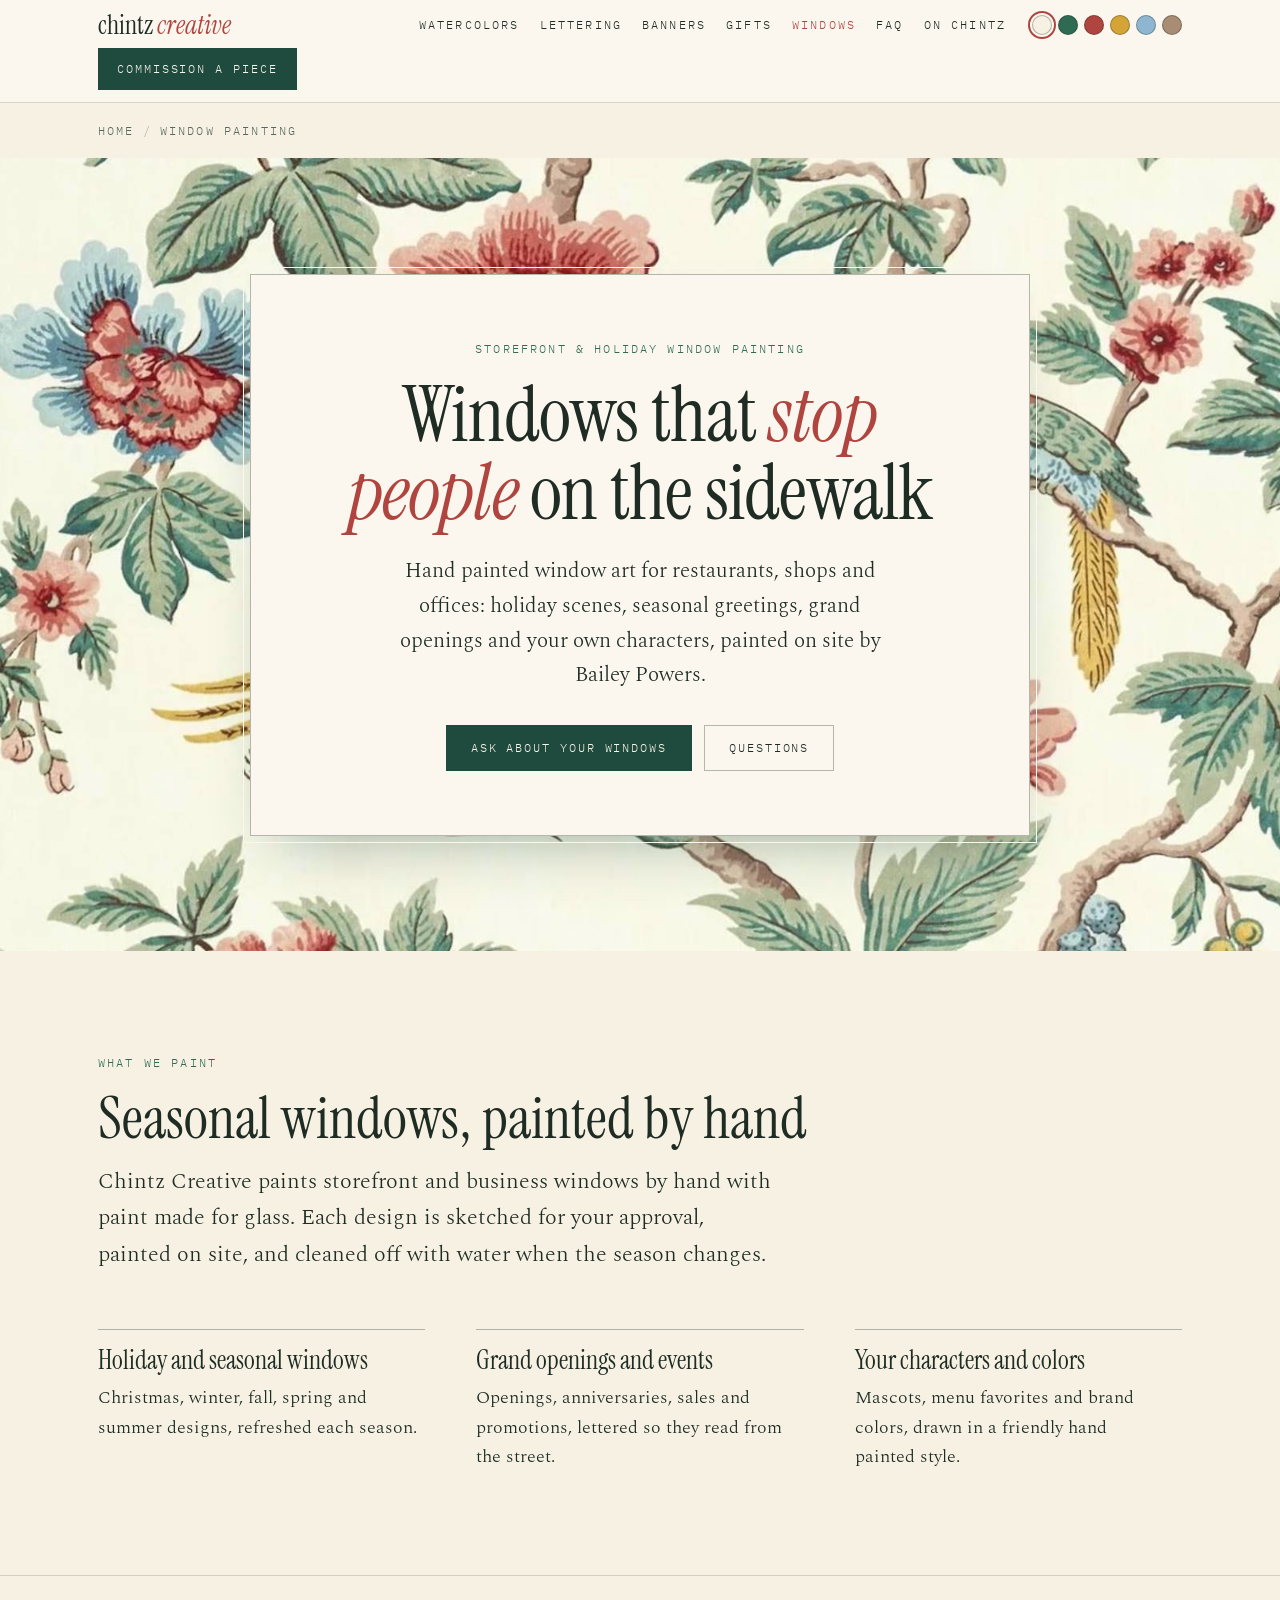
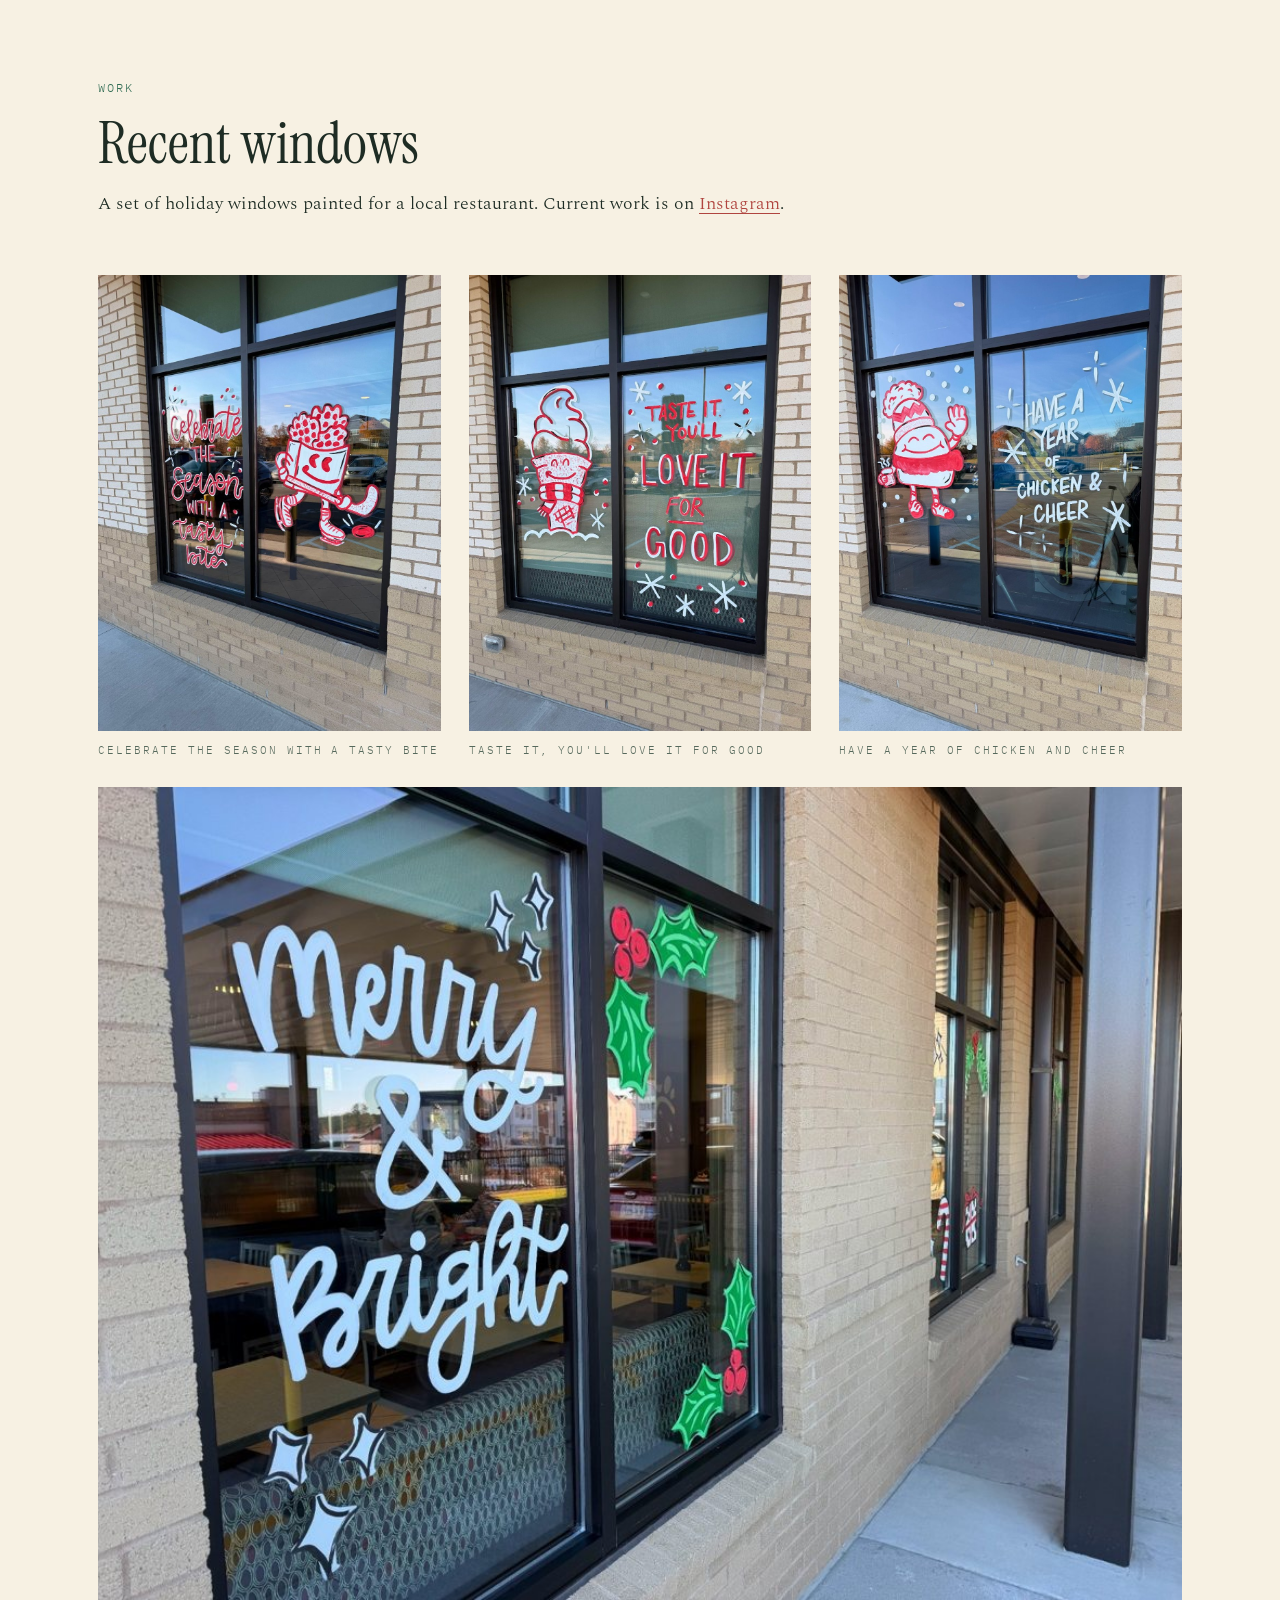
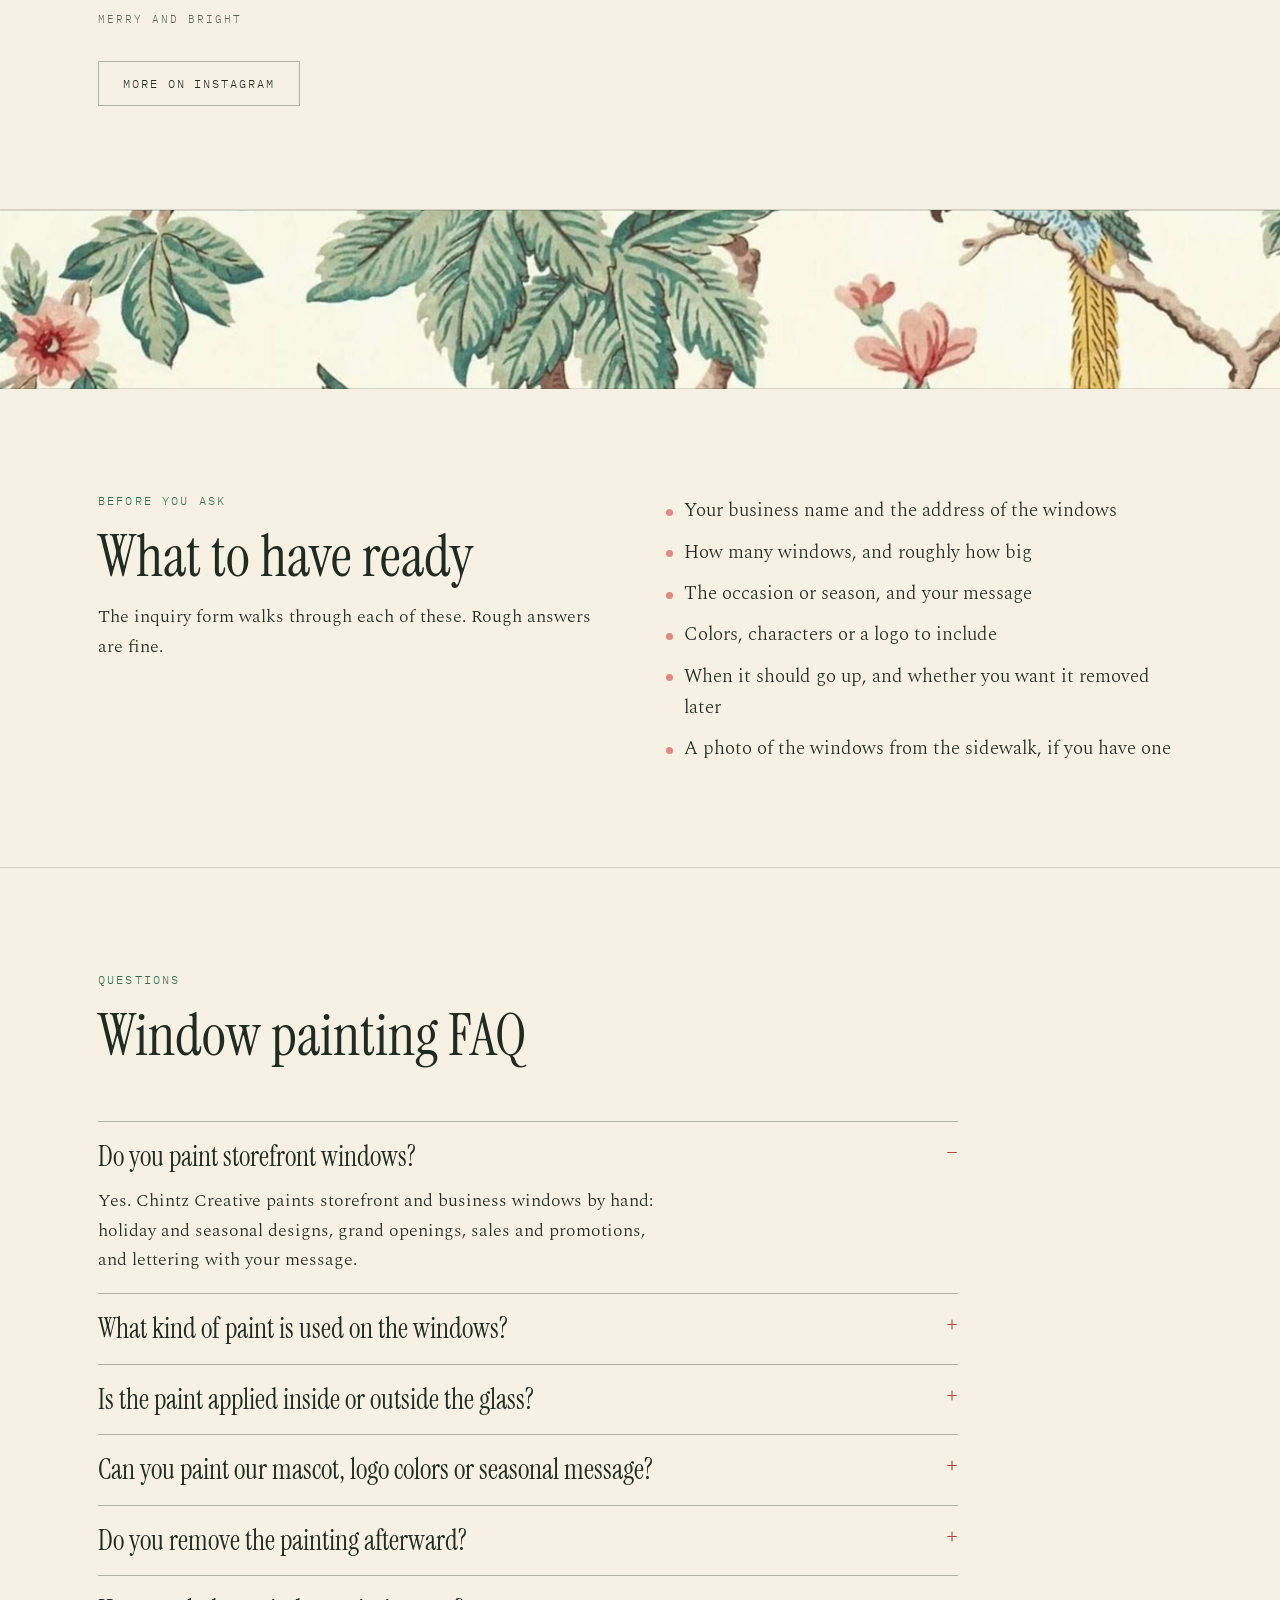
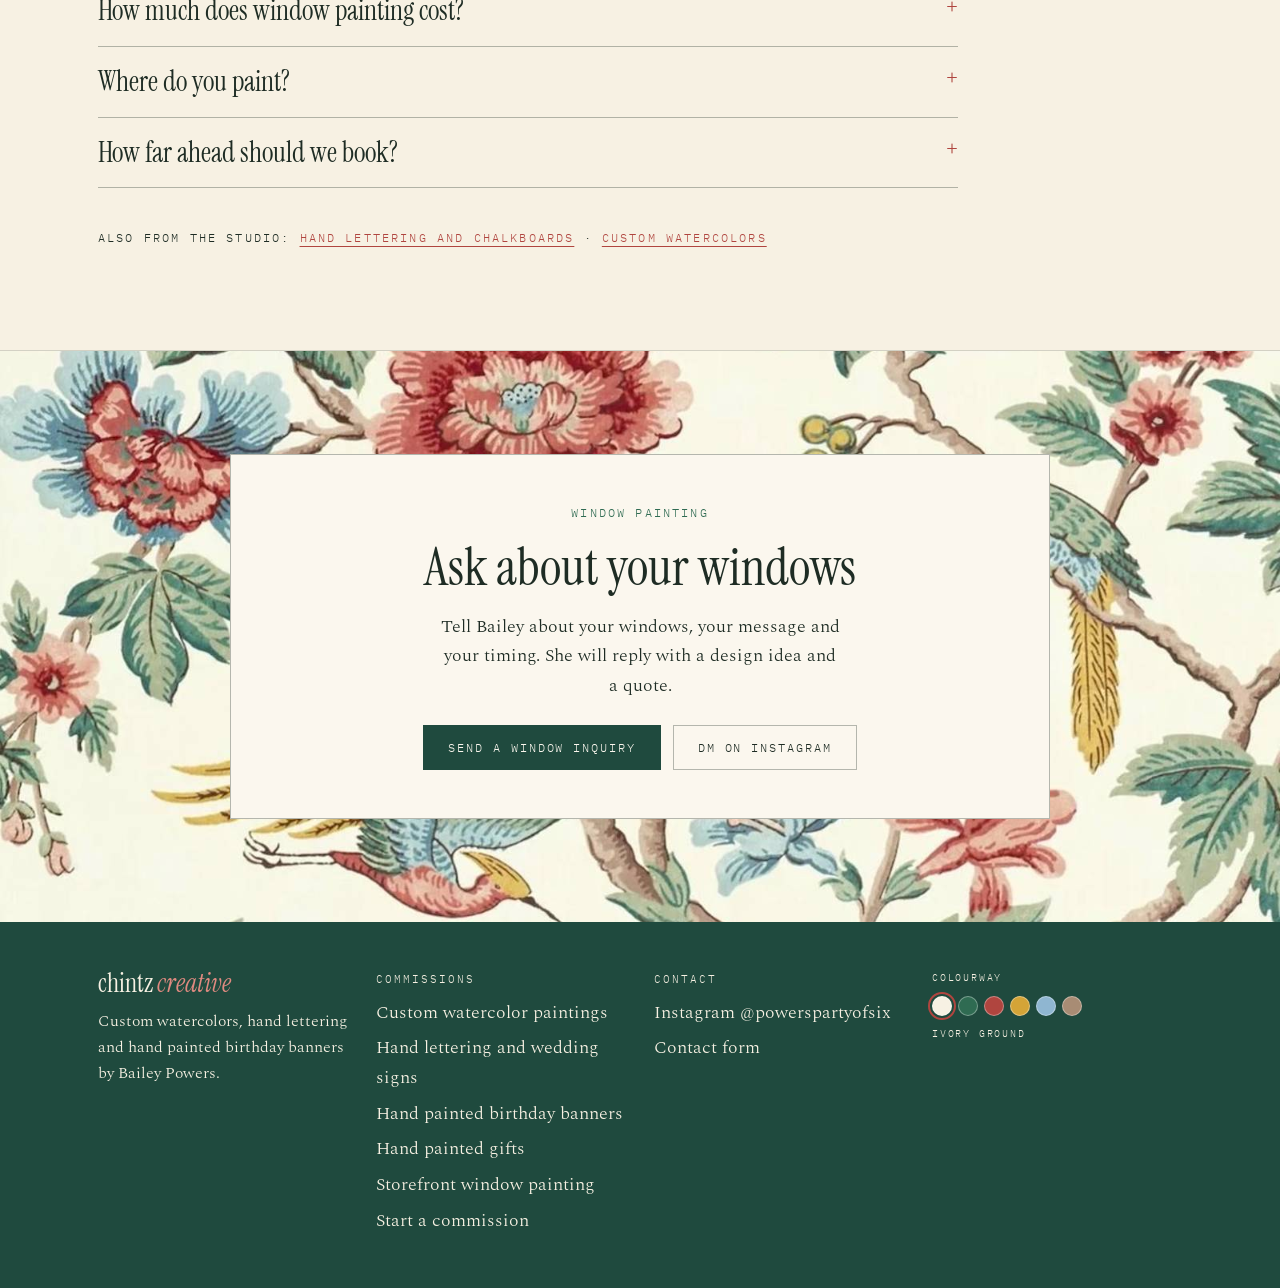
<file: window-painting.html>
<!DOCTYPE html>
<html lang="en">
<head>
<meta charset="utf-8">
<meta name="viewport" content="width=device-width, initial-scale=1">
<title>Storefront &amp; Holiday Window Painting | Chintz Creative</title>
<meta name="description" content="Hand painted storefront and holiday window art for restaurants, shops and offices around Wendell and Raleigh, NC. Seasonal designs, lettering and mascots, painted on site.">
<meta name="robots" content="index, follow, max-image-preview:large, max-snippet:-1">
<link rel="canonical" href="https://chintzcreative.com/window-painting">
<meta name="author" content="Bailey Powers">
<meta name="theme-color" content="#1F4A3E">
<link rel="icon" href="assets/favicon.svg" type="image/svg+xml">
<link rel="apple-touch-icon" href="assets/custom-watercolor-40th-birthday-crest.jpg">
<meta property="og:type" content="website">
<meta property="og:site_name" content="Chintz Creative">
<meta property="og:locale" content="en_US">
<meta property="og:title" content="Storefront &amp; Holiday Window Painting | Chintz Creative">
<meta property="og:description" content="Hand painted storefront and holiday window art for restaurants, shops and offices around Wendell and Raleigh, NC. Seasonal designs, lettering and mascots, painted on site.">
<meta property="og:url" content="https://chintzcreative.com/window-painting">
<meta property="og:image" content="https://chintzcreative.com/assets/window-painting-holiday-restaurant-celebrate-the-season.jpg">
<meta property="og:image:alt" content="Hand painted holiday window on a restaurant storefront: Celebrate the season with a tasty bite, with a smiling food mascot playing hockey">
<meta name="twitter:card" content="summary_large_image">
<meta name="twitter:title" content="Storefront &amp; Holiday Window Painting | Chintz Creative">
<meta name="twitter:description" content="Hand painted storefront and holiday window art for restaurants, shops and offices around Wendell and Raleigh, NC. Seasonal designs, lettering and mascots, painted on site.">
<meta name="twitter:image" content="https://chintzcreative.com/assets/window-painting-holiday-restaurant-celebrate-the-season.jpg">
<link rel="preconnect" href="https://fonts.googleapis.com">
<link rel="preconnect" href="https://fonts.gstatic.com" crossorigin>
<link href="https://fonts.googleapis.com/css2?family=Instrument+Serif:ital@0;1&family=Spectral:ital,wght@0,300;0,400;0,500;1,300;1,400&family=IBM+Plex+Mono:wght@400;500&display=swap" rel="stylesheet">
<link rel="stylesheet" href="assets/site.css">
<script src="assets/theme.js"></script>
<script type="application/ld+json">
{
 "@context": "https://schema.org",
 "@graph": [
  {
   "@type": [
    "LocalBusiness",
    "ArtGallery"
   ],
   "@id": "https://chintzcreative.com/#business",
   "name": "Chintz Creative",
   "alternateName": "chintzcreative",
   "url": "https://chintzcreative.com/",
   "logo": "https://chintzcreative.com/assets/favicon.svg",
   "image": "https://chintzcreative.com/assets/custom-watercolor-40th-birthday-crest.jpg",
   "description": "Custom watercolor paintings, hand lettering and hand painted birthday banners by Bailey Powers.",
   "priceRange": "$",
   "founder": {
    "@id": "https://chintzcreative.com/#bailey"
   },
   "sameAs": [
    "https://www.instagram.com/powerspartyofsix/"
   ],
   "areaServed": {
    "@type": "Country",
    "name": "United States"
   },
   "knowsAbout": [
    "Watercolor painting",
    "Custom watercolor portraits",
    "Hand lettering",
    "Brush lettering",
    "Wedding signage",
    "Hand painted banners",
    "Birthday banners",
    "Chintz"
   ],
   "hasOfferCatalog": {
    "@type": "OfferCatalog",
    "name": "Commissions",
    "itemListElement": [
     {
      "@type": "Offer",
      "itemOffered": {
       "@id": "https://chintzcreative.com/custom-watercolor#service"
      }
     },
     {
      "@type": "Offer",
      "itemOffered": {
       "@id": "https://chintzcreative.com/hand-lettering#service"
      }
     },
     {
      "@type": "Offer",
      "itemOffered": {
       "@id": "https://chintzcreative.com/birthday-banners#service"
      }
     }
    ]
   },
   "potentialAction": {
    "@type": "OrderAction",
    "target": "https://chintzcreative.com/commission",
    "name": "Commission a piece"
   }
  },
  {
   "@type": "Person",
   "@id": "https://chintzcreative.com/#bailey",
   "name": "Bailey Powers",
   "jobTitle": "Watercolor artist and hand letterer",
   "worksFor": {
    "@id": "https://chintzcreative.com/#business"
   },
   "sameAs": [
    "https://www.instagram.com/powerspartyofsix/"
   ],
   "knowsAbout": [
    "Watercolor",
    "Hand lettering",
    "Interior design"
   ]
  },
  {
   "@type": "WebSite",
   "@id": "https://chintzcreative.com/#website",
   "url": "https://chintzcreative.com/",
   "name": "Chintz Creative",
   "inLanguage": "en-US",
   "publisher": {
    "@id": "https://chintzcreative.com/#business"
   }
  },
  {
   "@type": "Service",
   "@id": "https://chintzcreative.com/window-painting#service",
   "name": "Storefront and holiday window painting",
   "serviceType": "Window painting",
   "description": "Hand painted window art for restaurants, shops and offices: holiday and seasonal designs, grand openings, promotions, mascots and lettering, painted on site.",
   "provider": {
    "@id": "https://chintzcreative.com/#business"
   },
   "areaServed": {
    "@type": "Country",
    "name": "United States"
   },
   "url": "https://chintzcreative.com/window-painting",
   "image": "https://chintzcreative.com/assets/window-painting-holiday-restaurant-celebrate-the-season.jpg"
  },
  {
   "@type": "BreadcrumbList",
   "@id": "https://chintzcreative.com/window-painting#crumbs",
   "itemListElement": [
    {
     "@type": "ListItem",
     "position": 1,
     "name": "Home",
     "item": "https://chintzcreative.com/"
    },
    {
     "@type": "ListItem",
     "position": 2,
     "name": "Window painting",
     "item": "https://chintzcreative.com/window-painting"
    }
   ]
  },
  {
   "@type": "FAQPage",
   "@id": "https://chintzcreative.com/window-painting#faq",
   "mainEntity": [
    {
     "@type": "Question",
     "name": "Do you paint storefront windows?",
     "acceptedAnswer": {
      "@type": "Answer",
      "text": "Yes. Chintz Creative paints storefront and business windows by hand: holiday and seasonal designs, grand openings, sales and promotions, and lettering with your message."
     }
    },
    {
     "@type": "Question",
     "name": "What kind of paint is used on the windows?",
     "acceptedAnswer": {
      "@type": "Answer",
      "text": "Window paint made for glass. It holds up outdoors through the season and comes off with water and a glass scraper when it is time for the next design."
     }
    },
    {
     "@type": "Question",
     "name": "Is the paint applied inside or outside the glass?",
     "acceptedAnswer": {
      "@type": "Answer",
      "text": "Usually on the outside so it reads clearly from the sidewalk and street. Inside painting is possible when outside access is difficult; lettering is then painted in reverse."
     }
    },
    {
     "@type": "Question",
     "name": "Can you paint our mascot, logo colors or seasonal message?",
     "acceptedAnswer": {
      "@type": "Answer",
      "text": "Yes. Send your message, colors and any characters you want included, and Bailey will sketch a design for approval before painting."
     }
    },
    {
     "@type": "Question",
     "name": "Do you remove the painting afterward?",
     "acceptedAnswer": {
      "@type": "Answer",
      "text": "Removal can be included in the quote. Many businesses book a new design each season, and the old one is cleaned off before the new one goes up."
     }
    },
    {
     "@type": "Question",
     "name": "How much does window painting cost?",
     "acceptedAnswer": {
      "@type": "Answer",
      "text": "Price depends on the number and size of windows, how detailed the design is, and whether removal is included. Send the details on the inquiry form for a quote."
     }
    },
    {
     "@type": "Question",
     "name": "Where do you paint?",
     "acceptedAnswer": {
      "@type": "Answer",
      "text": "Around Wendell, Knightdale, Zebulon and Raleigh, North Carolina. Ask about locations farther out."
     }
    },
    {
     "@type": "Question",
     "name": "How far ahead should we book?",
     "acceptedAnswer": {
      "@type": "Answer",
      "text": "Book holiday windows by early November. Other seasons and events, about two to three weeks ahead."
     }
    }
   ]
  },
  {
   "@type": "WebPage",
   "@id": "https://chintzcreative.com/window-painting#webpage",
   "url": "https://chintzcreative.com/window-painting",
   "name": "Storefront and holiday window painting",
   "isPartOf": {
    "@id": "https://chintzcreative.com/#website"
   },
   "about": {
    "@id": "https://chintzcreative.com/window-painting#service"
   },
   "breadcrumb": {
    "@id": "https://chintzcreative.com/window-painting#crumbs"
   }
  },
  {
   "@type": "VisualArtwork",
   "@id": "https://chintzcreative.com/window-painting#art-1",
   "name": "Celebrate the season with a tasty bite",
   "artform": "Window painting",
   "artMedium": "Window paint on glass",
   "creator": {
    "@id": "https://chintzcreative.com/#bailey"
   },
   "image": "https://chintzcreative.com/assets/window-painting-holiday-restaurant-celebrate-the-season.jpg",
   "description": "Hand painted holiday window on a restaurant storefront: Celebrate the season with a tasty bite in red and white script, beside a smiling food mascot in ice skates playing hockey"
  },
  {
   "@type": "VisualArtwork",
   "@id": "https://chintzcreative.com/window-painting#art-2",
   "name": "Taste it, you'll love it for good",
   "artform": "Window painting",
   "artMedium": "Window paint on glass",
   "creator": {
    "@id": "https://chintzcreative.com/#bailey"
   },
   "image": "https://chintzcreative.com/assets/window-painting-holiday-ice-cream-love-it-for-good.jpg",
   "description": "Hand painted holiday window: a smiling ice cream cone in a striped scarf beside red and white lettering, Taste it. You'll love it for good, with snowflakes"
  },
  {
   "@type": "VisualArtwork",
   "@id": "https://chintzcreative.com/window-painting#art-3",
   "name": "Have a year of chicken and cheer",
   "artform": "Window painting",
   "artMedium": "Window paint on glass",
   "creator": {
    "@id": "https://chintzcreative.com/#bailey"
   },
   "image": "https://chintzcreative.com/assets/window-painting-holiday-chicken-and-cheer.jpg",
   "description": "Hand painted holiday window: a waving mascot in a knit hat and scarf holding cocoa, with white lettering, Have a year of chicken and cheer, and snowflakes"
  },
  {
   "@type": "VisualArtwork",
   "@id": "https://chintzcreative.com/window-painting#art-4",
   "name": "Merry and bright",
   "artform": "Window painting",
   "artMedium": "Window paint on glass",
   "creator": {
    "@id": "https://chintzcreative.com/#bailey"
   },
   "image": "https://chintzcreative.com/assets/window-painting-merry-and-bright-holly.jpg",
   "description": "Hand painted Christmas window on a restaurant storefront: Merry and bright in white script with green holly and red berries"
  }
 ]
}
</script>
</head>
<body>
<a class="skip" href="#main">Skip to content</a>
<header class="top">
  <div class="wrap">
    <a class="brand" href="/" aria-label="Chintz Creative home">chintz <em>creative</em></a>
    <nav class="mono" aria-label="Main">
      <a href="/custom-watercolor">Watercolors</a>
      <a href="/hand-lettering">Lettering</a>
      <a href="/birthday-banners">Banners</a>
      <a href="/hand-painted-gifts">Gifts</a>
      <a href="/window-painting" aria-current="page">Windows</a>
      <a href="/#faq">FAQ</a>
      <a href="/#on-chintz">On chintz</a>
    </nav>
    <div class="dial" aria-label="Colourway"><div data-colourways></div></div>
    <a class="btn" href="/commission">Commission a piece</a>
  </div>
</header>
<main id="main">

<nav class="crumbs mono wrap" aria-label="Breadcrumb"><ol><li><a href="/">Home</a></li><li aria-current="page">Window painting</li></ol></nav>
<section class="hero pattern" style="margin-top:18px" aria-labelledby="hero-title"><div class="wrap"><div class="label">
  <p class="mono kicker">Storefront &amp; holiday window painting</p>
  <h1 id="hero-title">Windows that <em>stop people</em> on the sidewalk</h1>
  <p class="lede">Hand painted window art for restaurants, shops and offices: holiday scenes, seasonal greetings, grand openings and your own characters, painted on site by Bailey Powers.</p>
  <div class="ctas"><a class="btn" href="/commission?type=window">Ask about your windows</a><a class="btn ghost" href="#faq">Questions</a></div>
</div></div></section>

<section class="block" aria-labelledby="what-title"><div class="wrap">
  <div class="head"><p class="mono kicker">What we paint</p><h2 id="what-title">Seasonal windows, painted by hand</h2><p class="answer">Chintz Creative paints storefront and business windows by hand with paint made for glass. Each design is sketched for your approval, painted on site, and cleaned off with water when the season changes.</p></div>
  <div class="grid2"><article class="card"><h3>Holiday and seasonal windows</h3><p>Christmas, winter, fall, spring and summer designs, refreshed each season.</p></article><article class="card"><h3>Grand openings and events</h3><p>Openings, anniversaries, sales and promotions, lettered so they read from the street.</p></article><article class="card"><h3>Your characters and colors</h3><p>Mascots, menu favorites and brand colors, drawn in a friendly hand painted style.</p></article></div>
</div></section>

<section class="block" aria-labelledby="work-title"><div class="wrap">
  <div class="head"><p class="mono kicker">Work</p><h2 id="work-title">Recent windows</h2><p>A set of holiday windows painted for a local restaurant. Current work is on <a href="https://www.instagram.com/powerspartyofsix/" target="_blank" rel="noopener">Instagram</a>.</p></div>
  <div class="gallery" style="grid-template-columns:repeat(auto-fill,minmax(260px,1fr));gap:clamp(16px,2.5vw,28px)"><figure style="margin:0;display:grid;gap:10px"><img src="assets/window-painting-holiday-restaurant-celebrate-the-season.jpg" width="1000" height="1333" loading="lazy" alt="Hand painted holiday window on a restaurant storefront: Celebrate the season with a tasty bite in red and white script, beside a smiling food mascot in ice skates playing hockey" style="width:100%;aspect-ratio:1000/1333;object-fit:cover"><figcaption class="mono" style="color:var(--muted);font-size:11px">Celebrate the season with a tasty bite</figcaption></figure><figure style="margin:0;display:grid;gap:10px"><img src="assets/window-painting-holiday-ice-cream-love-it-for-good.jpg" width="1000" height="1333" loading="lazy" alt="Hand painted holiday window: a smiling ice cream cone in a striped scarf beside red and white lettering, Taste it. You'll love it for good, with snowflakes" style="width:100%;aspect-ratio:1000/1333;object-fit:cover"><figcaption class="mono" style="color:var(--muted);font-size:11px">Taste it, you'll love it for good</figcaption></figure><figure style="margin:0;display:grid;gap:10px"><img src="assets/window-painting-holiday-chicken-and-cheer.jpg" width="1000" height="1333" loading="lazy" alt="Hand painted holiday window: a waving mascot in a knit hat and scarf holding cocoa, with white lettering, Have a year of chicken and cheer, and snowflakes" style="width:100%;aspect-ratio:1000/1333;object-fit:cover"><figcaption class="mono" style="color:var(--muted);font-size:11px">Have a year of chicken and cheer</figcaption></figure></div>
  <div style="margin-top:clamp(16px,2.5vw,28px)"><figure style="margin:0;display:grid;gap:10px"><img src="assets/window-painting-merry-and-bright-holly.jpg" width="1000" height="750" loading="lazy" alt="Hand painted Christmas window on a restaurant storefront: Merry and bright in white script with green holly and red berries" style="width:100%;aspect-ratio:1000/750;object-fit:cover"><figcaption class="mono" style="color:var(--muted);font-size:11px">Merry and bright</figcaption></figure></div>
  <div class="ctas"><a class="btn ghost" href="https://www.instagram.com/powerspartyofsix/" target="_blank" rel="noopener">More on Instagram</a></div>
</div></section>

<div class="band pattern" role="presentation"></div>

<section class="block" aria-labelledby="send-title"><div class="wrap">
  <div class="grid2" style="align-items:start">
    <div class="head" style="margin:0"><p class="mono kicker">Before you ask</p><h2 id="send-title">What to have ready</h2><p>The inquiry form walks through each of these. Rough answers are fine.</p></div>
    <ul class="dots" style="font-size:19px;gap:10px"><li>Your business name and the address of the windows</li><li>How many windows, and roughly how big</li><li>The occasion or season, and your message</li><li>Colors, characters or a logo to include</li><li>When it should go up, and whether you want it removed later</li><li>A photo of the windows from the sidewalk, if you have one</li></ul>
  </div>
</div></section>

<section id="faq" class="block" aria-labelledby="faq-title"><div class="wrap">
  <div class="head"><p class="mono kicker">Questions</p><h2 id="faq-title">Window painting FAQ</h2></div>
  <div class="faq"><details open><summary>Do you paint storefront windows?</summary><p>Yes. Chintz Creative paints storefront and business windows by hand: holiday and seasonal designs, grand openings, sales and promotions, and lettering with your message.</p></details>
<details><summary>What kind of paint is used on the windows?</summary><p>Window paint made for glass. It holds up outdoors through the season and comes off with water and a glass scraper when it is time for the next design.</p></details>
<details><summary>Is the paint applied inside or outside the glass?</summary><p>Usually on the outside so it reads clearly from the sidewalk and street. Inside painting is possible when outside access is difficult; lettering is then painted in reverse.</p></details>
<details><summary>Can you paint our mascot, logo colors or seasonal message?</summary><p>Yes. Send your message, colors and any characters you want included, and Bailey will sketch a design for approval before painting.</p></details>
<details><summary>Do you remove the painting afterward?</summary><p>Removal can be included in the quote. Many businesses book a new design each season, and the old one is cleaned off before the new one goes up.</p></details>
<details><summary>How much does window painting cost?</summary><p>Price depends on the number and size of windows, how detailed the design is, and whether removal is included. Send the details on the inquiry form for a quote.</p></details>
<details><summary>Where do you paint?</summary><p>Around Wendell, Knightdale, Zebulon and Raleigh, North Carolina. Ask about locations farther out.</p></details>
<details><summary>How far ahead should we book?</summary><p>Book holiday windows by early November. Other seasons and events, about two to three weeks ahead.</p></details></div>
  <p style="margin-top:40px" class="mono">Also from the studio: <a href="/hand-lettering">Hand lettering and chalkboards</a> · <a href="/custom-watercolor">Custom watercolors</a></p>
</div></section>
<section class="block pattern" style="border-bottom:none"><div class="wrap"><div class="panel" style="margin:0 auto;text-align:center;justify-items:center">
<p class="mono kicker">Window painting</p><h2>Ask about your windows</h2><p style="max-width:48ch">Tell Bailey about your windows, your message and your timing. She will reply with a design idea and a quote.</p>
<div class="ctas" style="margin-top:6px;justify-content:center"><a class="btn" href="/commission?type=window">Send a window inquiry</a><a class="btn ghost" href="https://www.instagram.com/powerspartyofsix/" target="_blank" rel="noopener">DM on Instagram</a></div></div></div></section>
</main>
<footer>
  <div class="wrap">
    <div style="display:grid;gap:12px;align-content:start">
      <a class="brand" href="/">chintz <em>creative</em></a>
      <p style="font-size:16px;max-width:32ch">Custom watercolors, hand lettering and hand painted birthday banners by Bailey Powers.</p>
    </div>
    <div>
      <p class="mono">Commissions</p>
      <ul>
        <li><a href="/custom-watercolor">Custom watercolor paintings</a></li>
        <li><a href="/hand-lettering">Hand lettering and wedding signs</a></li>
        <li><a href="/birthday-banners">Hand painted birthday banners</a></li>
        <li><a href="/hand-painted-gifts">Hand painted gifts</a></li>
        <li><a href="/window-painting">Storefront window painting</a></li>
        <li><a href="/commission">Start a commission</a></li>
      </ul>
    </div>
    <div>
      <p class="mono">Contact</p>
      <ul>
        <li><a href="https://www.instagram.com/powerspartyofsix/" target="_blank" rel="noopener">Instagram @powerspartyofsix</a></li>
        <li><a href="/commission">Contact form</a></li>
      </ul>
    </div>
    <div class="dial" style="flex-direction:column;align-items:flex-start;gap:10px">
      <p class="mono">Colourway</p>
      <div data-colourways></div>
      <p class="mono" data-colourway-name>Ivory ground</p>
    </div>
  </div>
</footer>
</body>
</html>
</file>
<file: assets/site.css>
:root{--cream:#F7F1E3;--paper:#FBF7EE;--ink:#1E2C24;--leaf:#2F6B52;--deep:#1F4A3E;--madder:#B0453F;--rose:#E08A80;--ochre:#D4A437;--china:#8FB6D1;--muted:#56695C;--rule:rgba(30,44,36,.16);--rule2:rgba(30,44,36,.32)}
*{box-sizing:border-box}
html{scroll-behavior:smooth}
body{margin:0;background:var(--cream);color:var(--ink);font-family:Spectral,Georgia,serif;font-weight:300;font-size:18px;line-height:1.65;-webkit-font-smoothing:antialiased}
a{color:var(--madder);text-underline-offset:4px}
a:hover{color:var(--leaf)}
::selection{background:var(--rose);color:var(--ink)}
img{max-width:100%;height:auto;display:block}
h1,h2,h3{font-family:'Instrument Serif',Georgia,serif;font-weight:400;margin:0;text-wrap:pretty}
p{margin:0;text-wrap:pretty}
.skip{position:absolute;left:-999px;top:0;background:var(--ink);color:var(--paper);padding:10px 14px;z-index:99}
.skip:focus{left:10px}
.mono{font-family:'IBM Plex Mono',monospace;font-size:12px;letter-spacing:.18em;text-transform:uppercase}
.wrap{max-width:1180px;margin:0 auto;padding:0 clamp(20px,4vw,48px)}
.pattern{background:var(--pat,#fff) url("chintz-pattern.jpg") center/cover no-repeat;background-blend-mode:multiply}
.kicker{color:var(--leaf)}
.top{position:sticky;top:0;z-index:10;background:var(--paper);border-bottom:1px solid var(--rule)}
.top .wrap{display:flex;flex-wrap:wrap;align-items:center;gap:10px 26px;padding-top:12px;padding-bottom:12px}
.brand{white-space:nowrap;font-family:'Instrument Serif',serif;font-size:26px;line-height:1;color:var(--ink);text-decoration:none;margin-right:auto}
.brand em{color:var(--madder)}
.top nav{display:flex;flex-wrap:wrap;gap:6px 20px}
.top nav a{color:var(--ink);text-decoration:none;white-space:nowrap}
.top .btn{white-space:nowrap;padding:12px 18px}
@media (max-width:1080px){.top .dial{display:none}}
@media (max-width:1180px){.top nav{order:3;width:100%;justify-content:flex-start;gap:4px 18px}}
@media (max-width:420px){.top .btn{padding:10px 12px;font-size:11px;letter-spacing:.1em}}
.top nav a:hover,.top nav a[aria-current]{color:var(--madder)}
.btn{display:inline-block;white-space:nowrap;font-family:'IBM Plex Mono',monospace;font-size:12px;letter-spacing:.16em;text-transform:uppercase;text-decoration:none;color:var(--paper);background:var(--deep);padding:14px 24px;border:1px solid var(--deep);cursor:pointer;line-height:1.3}
.btn:hover{background:var(--madder);border-color:var(--madder);color:var(--paper)}
.btn.ghost{background:transparent;color:var(--ink);border-color:var(--rule2)}
.btn.ghost:hover{background:var(--ink);border-color:var(--ink);color:var(--paper)}
.crumbs{padding-top:18px;color:var(--muted)}
.crumbs ol{list-style:none;margin:0;padding:0;display:flex;flex-wrap:wrap;gap:8px}
.crumbs li{white-space:nowrap}
.crumbs li+li::before{content:"/";margin-right:8px;opacity:.5}
.crumbs a{color:var(--muted);text-decoration:none}
.hero{padding:clamp(48px,9vw,130px) 0}
.label{background:var(--paper);max-width:780px;width:100%;margin:0 auto;padding:clamp(32px,5vw,64px);border:1px solid var(--rule2);outline:1px solid var(--paper);outline-offset:6px;box-shadow:0 30px 60px -30px rgba(31,74,62,.45);text-align:center}
.label h1{font-size:clamp(40px,6.4vw,78px);line-height:1;letter-spacing:-.01em;margin:18px 0 22px}
.label h1 em{color:var(--madder)}
.label .lede{font-size:clamp(18px,1.9vw,21px);max-width:46ch;margin:0 auto}
.ctas{display:flex;flex-wrap:wrap;gap:12px;margin-top:32px}
.label .ctas{justify-content:center}
section.block{padding:clamp(56px,8vw,110px) 0;border-bottom:1px solid var(--rule)}
.head{display:grid;gap:16px;max-width:760px;margin-bottom:clamp(32px,5vw,56px)}
.head h2{font-size:clamp(34px,4.6vw,58px);line-height:1.02}
.answer{font-size:clamp(19px,2vw,22px);max-width:62ch;border-left:0;padding:0}
.services{display:grid;grid-template-columns:repeat(auto-fit,minmax(270px,1fr));gap:clamp(28px,3.5vw,48px)}
.service{border-top:2px solid var(--ink);padding-top:20px;display:grid;gap:12px;align-content:start}
.service h3{font-size:32px;line-height:1.08}
.service h3 a{color:inherit;text-decoration:none}
.service h3 a:hover{color:var(--madder)}
.dots{margin:4px 0 0;padding:0;list-style:none;display:grid;gap:6px}
.dots li{padding-left:18px;position:relative}
.dots li::before{content:"";position:absolute;left:0;top:.72em;width:7px;height:7px;border-radius:50%;background:var(--rose)}
.service:nth-child(2) .dots li::before{background:var(--ochre)}
.service:nth-child(3) .dots li::before{background:var(--china)}
.more{font-family:'IBM Plex Mono',monospace;font-size:12px;letter-spacing:.14em;text-transform:uppercase;margin-top:6px}
.feature{display:grid;grid-template-columns:repeat(auto-fit,minmax(300px,1fr));gap:clamp(32px,5vw,72px);align-items:center}
.feature figure{margin:0}
.feature img{width:100%;aspect-ratio:3/4;object-fit:cover}
.feature figcaption{margin-top:10px;color:var(--muted)}
.feature .copy{display:grid;gap:18px}
.feature .copy h2{font-size:clamp(34px,4.4vw,54px);line-height:1.02}
.spec{display:grid;grid-template-columns:auto 1fr;gap:8px 20px;margin:8px 0 0;padding-top:16px;border-top:1px solid var(--rule2)}
.spec dt{color:var(--muted)}
.spec dd{margin:0}
.gallery{display:grid;grid-template-columns:repeat(auto-fill,minmax(220px,1fr));gap:16px}
.slot{aspect-ratio:4/5;background:repeating-linear-gradient(135deg,rgba(47,107,82,.07) 0 10px,transparent 10px 20px),var(--paper);border:1px solid var(--rule2);display:flex;align-items:flex-end;padding:14px;color:var(--muted)}
.grid2{display:grid;grid-template-columns:repeat(auto-fit,minmax(280px,1fr));gap:clamp(28px,4vw,56px)}
.card{border-top:1px solid var(--rule2);padding-top:16px;display:grid;gap:8px;align-content:start}
.card h3{font-size:26px;line-height:1.12}
.steps{list-style:none;margin:0;padding:0;display:grid;grid-template-columns:repeat(auto-fit,minmax(210px,1fr));gap:clamp(22px,3vw,40px);counter-reset:s}
.steps li{counter-increment:s;border-top:1px solid var(--rule2);padding-top:16px;display:grid;gap:8px;align-content:start}
.steps li::before{content:"0" counter(s);font-family:'IBM Plex Mono',monospace;font-size:12px;letter-spacing:.18em;color:var(--madder)}
.steps h3{font-size:26px}
.band{height:clamp(90px,14vw,180px);border-top:1px solid var(--rule);border-bottom:1px solid var(--rule)}
.faq{display:grid;max-width:860px}
.faq details{border-top:1px solid var(--rule2);padding:18px 0}
.faq details:last-child{border-bottom:1px solid var(--rule2)}
.faq summary{cursor:pointer;list-style:none;display:flex;justify-content:space-between;gap:20px;font-family:'Instrument Serif',serif;font-size:clamp(22px,2.4vw,28px);line-height:1.2}
.faq summary::-webkit-details-marker{display:none}
.faq summary::after{content:"+";font-family:'IBM Plex Mono',monospace;font-size:20px;color:var(--madder)}
.faq details[open] summary::after{content:"\2212"}
.faq details p{margin-top:12px;max-width:62ch}
.history{display:grid;grid-template-columns:repeat(auto-fit,minmax(240px,1fr));gap:clamp(24px,3vw,44px)}
.history article{border-top:1px solid var(--rule2);padding-top:16px;display:grid;gap:10px;align-content:start}
.history .mono{color:var(--muted);font-size:11px}
.history h3{font-size:25px;line-height:1.15}
.panel{background:var(--paper);border:1px solid var(--rule2);padding:clamp(24px,4vw,48px);display:grid;gap:18px;max-width:820px}
.panel h2{font-size:clamp(32px,4.2vw,52px);line-height:1.02}
footer{background:var(--deep);color:var(--cream);padding:48px 0 52px}
footer .wrap{display:grid;grid-template-columns:repeat(auto-fit,minmax(220px,1fr));gap:28px}
footer a{color:var(--cream);text-decoration:none}
footer a:hover{color:var(--rose)}
footer .mono{font-size:11px}
footer ul{list-style:none;margin:10px 0 0;padding:0;display:grid;gap:6px}
footer .brand{color:var(--cream)}
footer .brand em{color:var(--rose)}

body,.top,.label,.panel,.intake,footer{transition:background-color .3s ease,color .3s ease}
.dial{display:flex;align-items:center;gap:10px}
.dial [data-colourways]{display:flex;gap:6px}
.dial button{width:20px;height:20px;padding:0;border:1px solid var(--rule2);border-radius:50%;cursor:pointer;transition:transform .15s ease}
.dial button:hover{transform:translateY(-2px)}
.dial button[aria-pressed="true"]{outline:2px solid var(--madder);outline-offset:2px}
.dial .mono{font-size:10px;color:var(--muted)}
footer .dial button{border-color:rgba(255,255,255,.35)}
footer .dial .mono{color:var(--cream)}
/* intake */
.intake{display:grid;grid-template-columns:minmax(0,1fr);gap:0;background:var(--paper);border:1px solid var(--rule2);box-shadow:0 30px 60px -34px rgba(31,74,62,.5);max-width:860px;width:100%;margin:0 auto}
.progress{display:grid;grid-template-columns:repeat(4,1fr);border-bottom:1px solid var(--rule2)}
.progress li{list-style:none;padding:14px clamp(10px,2vw,20px);font-family:'IBM Plex Mono',monospace;font-size:11px;letter-spacing:.14em;text-transform:uppercase;color:var(--muted);border-right:1px solid var(--rule);display:flex;gap:8px;align-items:baseline}
.progress li:last-child{border-right:none}
.progress li b{font-weight:500;color:var(--ink)}
.progress li[aria-current="step"]{background:var(--deep);color:var(--paper)}
.progress li[aria-current="step"] b{color:var(--rose)}
.progress li.done b{color:var(--leaf)}
.progress ol{display:contents}
.step{border:none;margin:0;padding:clamp(24px,4vw,44px);display:grid;gap:22px;min-width:0}
.step legend{padding:0;float:left;width:100%;font-family:'Instrument Serif',serif;font-size:clamp(28px,3.4vw,40px);line-height:1.05;margin-bottom:6px}
.step .hint{color:var(--muted);margin-top:-8px}
.js .step[hidden]{display:none}
.row{display:grid;grid-template-columns:repeat(auto-fit,minmax(220px,1fr));gap:18px}
.field{display:grid;gap:7px;min-width:0}
.field>span,.field legend{font-family:'IBM Plex Mono',monospace;font-size:11px;letter-spacing:.16em;text-transform:uppercase;color:var(--muted)}
.field small{color:var(--muted);font-size:14px}
.req::after{content:" *";color:var(--madder)}
.intake input[type=text],.intake input[type=email],.intake input[type=tel],.intake input[type=date],.intake input[type=number],.intake select,.intake textarea{font:400 16px Spectral,Georgia,serif;color:var(--ink);background:var(--cream);border:1px solid var(--rule2);padding:12px 14px;border-radius:0;width:100%}
.intake textarea{resize:vertical;min-height:120px}
.intake input:focus,.intake select:focus,.intake textarea:focus{outline:none;border-color:var(--leaf);box-shadow:0 0 0 3px rgba(47,107,82,.15)}
.intake input:user-invalid,.intake textarea:user-invalid,.intake select:user-invalid{border-color:var(--madder)}
.choices{display:grid;grid-template-columns:repeat(auto-fit,minmax(180px,1fr));gap:10px;border:none;padding:0;margin:0}
.choices legend{margin-bottom:10px}
.choice{position:relative;display:grid;gap:4px;padding:16px;border:1px solid var(--rule2);background:var(--cream);cursor:pointer}
.choice input{position:absolute;opacity:0;pointer-events:none}
.choice strong{font-family:'Instrument Serif',serif;font-weight:400;font-size:22px;line-height:1.1}
.choice span{font-size:14px;color:var(--muted);line-height:1.4}
.choice:hover{border-color:var(--leaf)}
.choices .choice:last-child{grid-column:1/-1}
.choice:has(input:checked){border-color:var(--deep);background:var(--deep);color:var(--paper)}
.choice:has(input:checked) span{color:rgba(251,247,238,.8)}
.choice:has(input:focus-visible){outline:2px solid var(--madder);outline-offset:2px}
.chips{display:flex;flex-wrap:wrap;gap:8px;border:none;padding:0;margin:0}
.chips legend{margin-bottom:10px;width:100%}
.chip{position:relative;cursor:pointer}
.chip input{position:absolute;opacity:0;pointer-events:none}
.chip span{display:inline-block;padding:9px 14px;border:1px solid var(--rule2);background:var(--cream);font-size:15px;line-height:1.2}
.chip:hover span{border-color:var(--leaf)}
.chip input:checked+span{background:var(--leaf);border-color:var(--leaf);color:var(--paper)}
.chip input:focus-visible+span{outline:2px solid var(--madder);outline-offset:2px}
.branch{display:grid;gap:22px;border-top:1px solid var(--rule);padding-top:22px}
.js .branch[hidden]{display:none}
.drop{display:grid;gap:6px;padding:20px;border:1px dashed var(--rule2);background:var(--cream);text-align:center}
.drop input{justify-self:center;font:inherit;font-size:14px}
.nav{display:flex;flex-wrap:wrap;justify-content:space-between;gap:12px;padding:18px clamp(24px,4vw,44px);border-top:1px solid var(--rule2);background:var(--cream)}
.nav .save{align-self:center;color:var(--muted);font-size:11px}
.review{display:grid;gap:0;border:1px solid var(--rule2)}
.review div{display:grid;grid-template-columns:minmax(120px,200px) minmax(0,1fr);gap:16px;padding:10px 14px;border-bottom:1px solid var(--rule)}
.review div:last-child{border-bottom:none}
.review dt{font-family:'IBM Plex Mono',monospace;font-size:11px;letter-spacing:.14em;text-transform:uppercase;color:var(--muted);padding-top:3px}
.review dd{margin:0;white-space:pre-wrap;overflow-wrap:anywhere}
.nojs-note{color:var(--muted)}
.js .nojs-note{display:none}
@media (max-width:640px){.progress li span{display:none}.review div{grid-template-columns:1fr;gap:2px}}
</file>
<file: assets/keepsake-board.css>
/* keepsake board: builds on site.css tokens and the .intake shell */
.kb{max-width:none}
.kb-sizes{display:grid;grid-template-columns:repeat(4,1fr);border-bottom:1px solid var(--rule2)}
.kb-sizes button{font:inherit;background:transparent;color:var(--ink);border:0;border-right:1px solid var(--rule);padding:14px clamp(8px,2vw,20px);cursor:pointer;display:grid;gap:2px;text-align:left}
.kb-sizes button:last-child{border-right:none}
.kb-sizes b{font-family:'Instrument Serif',serif;font-weight:400;font-size:clamp(20px,2.4vw,26px);line-height:1}
.kb-sizes span{font-family:'IBM Plex Mono',monospace;font-size:10px;letter-spacing:.12em;text-transform:uppercase;color:var(--muted)}
.kb-sizes button:hover{background:var(--cream)}
.kb-sizes button[aria-pressed="true"]{background:var(--deep);color:var(--paper)}
.kb-sizes button[aria-pressed="true"] span{color:var(--paper);opacity:.75}
.kb-sizes button:disabled{opacity:.35;cursor:not-allowed;background:transparent}
.kb-sizes button:focus-visible{outline:2px solid var(--madder);outline-offset:-2px}
.kb-body{display:grid;grid-template-columns:minmax(0,1.2fr) minmax(0,1fr);gap:clamp(24px,4vw,48px);padding:clamp(20px,4vw,44px)}
@media (max-width:880px){.kb-body{grid-template-columns:1fr}}
.kb-stage,.kb-side{display:grid;gap:16px;align-content:start;min-width:0}
.kb-side{gap:24px}
.kb-table{background:var(--cream);border:1px solid var(--rule);padding:clamp(16px,3vw,36px) clamp(16px,3vw,36px) clamp(30px,4vw,44px);display:flex;justify-content:center}
.kb-paper{position:relative;width:100%;max-width:100%;background-color:#FBF7EE;box-shadow:0 1px 2px rgba(0,0,0,.14),0 18px 34px -16px rgba(31,74,62,.5);
  background-image:radial-gradient(circle at 20% 30%,rgba(120,100,60,.06) 0 1px,transparent 1.5px),radial-gradient(circle at 70% 60%,rgba(120,100,60,.05) 0 1px,transparent 1.5px);background-size:7px 7px,11px 11px}
.kb-piece{touch-action:none}
.kb-empty{position:absolute;left:12%;right:12%;top:50%;transform:translateY(-50%);margin:0;text-align:center;font-family:'Instrument Serif',serif;font-style:italic;font-size:clamp(20px,2.6vw,28px);line-height:1.2;color:rgba(30,44,36,.55)}
.kb-mat{position:absolute;border:1px dashed rgba(30,44,36,.35);pointer-events:none}
.kb-mat span{position:absolute;left:50%;transform:translateX(-50%);bottom:-30px;font-family:'IBM Plex Mono',monospace;font-size:10px;letter-spacing:.12em;text-transform:uppercase;color:var(--muted);white-space:nowrap}
.kb-piece{position:absolute;aspect-ratio:1;display:flex;flex-direction:column;align-items:center;justify-content:center;gap:4px;cursor:grab;user-select:none;-webkit-user-select:none}
.kb-piece:active{cursor:grabbing}
.kb-piece:focus-visible{outline:2px solid #B0453F;outline-offset:2px}
.kb-wash{width:80%;aspect-ratio:1;border-radius:47% 53% 44% 56%/56% 44% 56% 44%;display:grid;place-items:center;overflow:hidden}
.kb-wash img{width:100%;height:100%;object-fit:cover;mix-blend-mode:multiply;opacity:.9;pointer-events:none}
.kb-wash i{font-family:'Instrument Serif',serif;font-size:clamp(13px,2vw,22px);color:#1E2C24;padding:4px;text-align:center;line-height:1}
.kb-piece small{font-family:'IBM Plex Mono',monospace;font-size:9px;letter-spacing:.06em;color:#1E2C24;max-width:100%;overflow:hidden;text-overflow:ellipsis;white-space:nowrap}
.kb-piece.is-sel .kb-wash{outline:2px solid #B0453F;outline-offset:3px}
.kb-slots{display:flex;flex-wrap:wrap;justify-content:space-between;align-items:center;gap:10px}
.kb-slots .mono{font-size:11px;color:var(--muted)}
.kb-pips{display:flex;flex-wrap:wrap;gap:5px}
.kb-pips i{width:12px;height:12px;border:1px solid var(--rule2)}
.kb-pips i.in{background:var(--leaf);border-color:var(--leaf)}
.kb-pips i.ex{background:var(--madder);border-color:var(--madder)}
.kb-notice{display:flex;flex-wrap:wrap;gap:12px;align-items:center;justify-content:space-between;padding:14px 16px;background:var(--cream);border:1px solid var(--rule2);border-left:3px solid var(--madder);font-size:16px}
.kb-notice[hidden]{display:none}
.kb-add [hidden]{display:none}
.kb-add{display:flex;flex-wrap:wrap;gap:10px}
.kb-hint{color:var(--muted);font-size:15px}
.kb-items{list-style:none;margin:0;padding:0;border-top:1px solid var(--rule2)}
.kb-items li{display:grid;grid-template-columns:30px minmax(0,1fr) auto;gap:10px;align-items:center;padding:8px 0;border-bottom:1px solid var(--rule)}
.kb-items li.is-sel{background:var(--cream)}
.kb-dot{width:28px;height:28px;border-radius:50%;overflow:hidden}
.kb-dot img{width:100%;height:100%;object-fit:cover}
.kb-items .kb-name{display:grid;min-width:0}
.intake .kb-items input[type=text]{border:0;border-bottom:1px solid transparent;background:transparent;padding:2px 0;font-size:16px}
.intake .kb-items input[type=text]:hover{border-bottom-color:var(--rule2)}
.kb-items em{font-style:normal;font-family:'IBM Plex Mono',monospace;font-size:10px;letter-spacing:.08em;color:var(--madder)}
.kb-remove{background:none;border:0;color:var(--muted);font-size:20px;line-height:1;padding:4px 6px;cursor:pointer}
.kb-remove:hover{color:var(--madder)}
.kb-frames{grid-template-columns:1fr 1fr}
.kb-frames .choice{padding:12px 14px}
.kb-frames .choice strong{font-size:19px}
.kb-frames .choice span{font-size:13px}
.kb-frames .choice:last-child{grid-column:auto}
.kb-receipt{border:1px solid var(--rule2);background:var(--cream);padding:18px 20px;display:grid;gap:6px;font-variant-numeric:tabular-nums}
.kb-line{display:flex;justify-content:space-between;gap:14px;font-size:16px}
.kb-line span:first-child{color:var(--muted)}
.kb-line.sub{font-size:14px;padding-left:12px}
.kb-line.total{border-top:1px solid var(--rule2);margin-top:8px;padding-top:12px;align-items:baseline}
.kb-line.total span:first-child{color:var(--ink);font-family:'IBM Plex Mono',monospace;font-size:11px;letter-spacing:.16em;text-transform:uppercase}
.kb-line.total span:last-child{font-family:'Instrument Serif',serif;font-size:36px;line-height:1}
.kb-line.dep{font-size:14px}
.kb .nav{align-items:center}
.kb-scroll{overflow-x:auto}
.kb-table-data{border-collapse:collapse;width:100%;min-width:640px;font-variant-numeric:tabular-nums}
.kb-table-data th{text-align:left;font-family:'IBM Plex Mono',monospace;font-size:11px;letter-spacing:.14em;text-transform:uppercase;font-weight:400;color:var(--muted);padding:10px 14px 10px 0;border-bottom:1px solid var(--rule2)}
.kb-table-data td{padding:12px 14px 12px 0;border-bottom:1px solid var(--rule);vertical-align:top}
.kb-table-data td:first-child{font-family:'Instrument Serif',serif;font-size:22px;line-height:1.15;white-space:nowrap}
@media (max-width:640px){.kb-sizes{grid-template-columns:1fr 1fr}.kb-sizes button:nth-child(2){border-right:none}.kb-sizes button:nth-child(-n+2){border-bottom:1px solid var(--rule)}.kb-frames{grid-template-columns:1fr}}
@media (prefers-reduced-motion:reduce){.kb-paper{transition:none}}
.kb-fill{flex:1 1 160px;max-width:260px;height:8px;background:var(--cream);border:1px solid var(--rule2);position:relative;overflow:hidden}
.kb-fill i{position:absolute;inset:0 auto 0 0;width:var(--fill,0%);background:var(--leaf);transition:width .2s ease}
.kb-fill.over i{background:var(--madder)}
.kb-selected{display:grid;grid-template-columns:auto minmax(120px,1fr) auto;gap:14px;align-items:center;padding:12px 14px;border:1px solid var(--rule2);background:var(--cream)}
.kb-selected[hidden]{display:none}
.kb-selected b{font-weight:500;color:var(--ink);text-transform:none;letter-spacing:0;font-family:Spectral,Georgia,serif;font-size:15px}
.kb-selected input[type=range]{width:100%;accent-color:var(--leaf)}
.kb-selected .mono{font-size:11px;color:var(--muted);white-space:nowrap}
.kb-grip{position:absolute;right:4%;bottom:14%;width:14px;height:14px;background:#FBF7EE;border:2px solid #B0453F;border-radius:50%;cursor:nwse-resize}
#kb-send.is-off{opacity:.45}
@media (max-width:520px){.kb-selected{grid-template-columns:1fr}}
.kb-send{margin-top:clamp(28px,4vw,44px);max-width:none}
.kb-send .nav{align-items:center}
#kb-status{text-transform:none;letter-spacing:.04em;font-size:12px}
.kb-alt{margin-top:22px;font-size:11px;color:var(--muted)}
.kb-alt a{white-space:nowrap}
</file>
